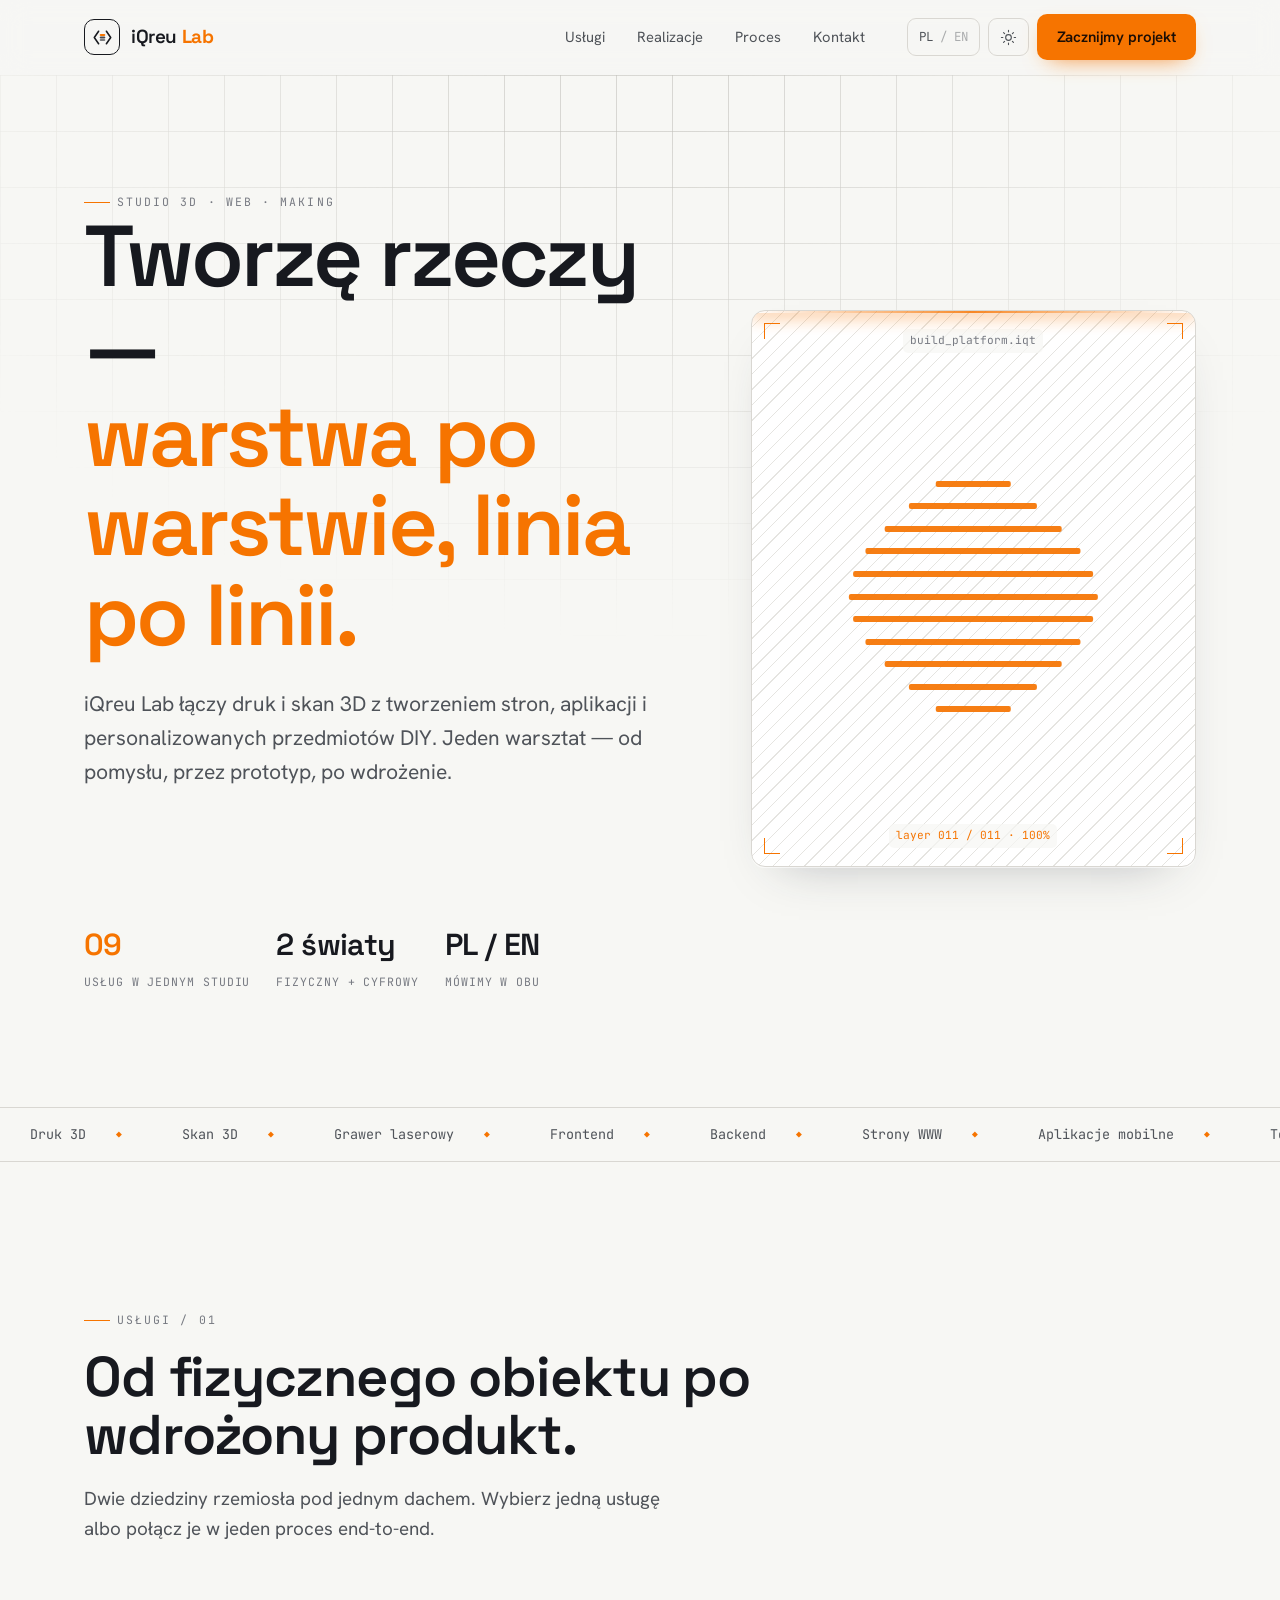
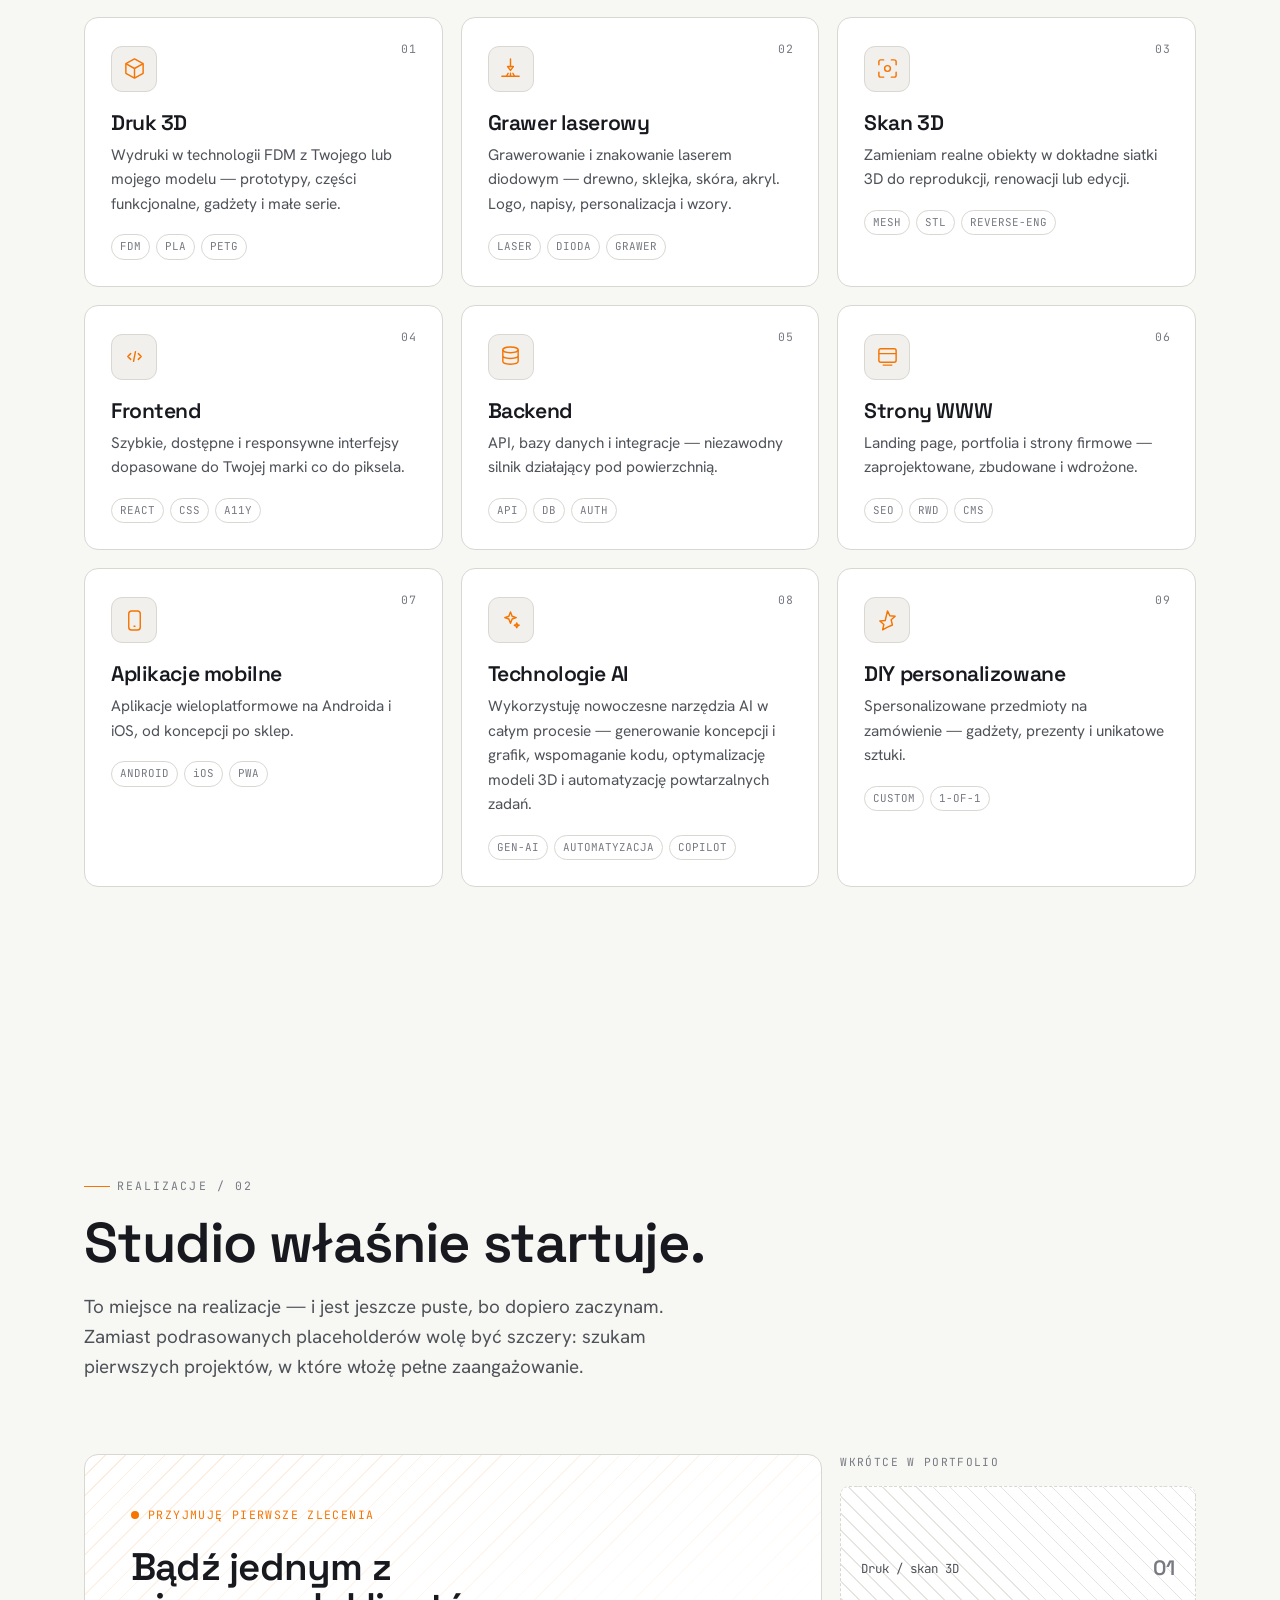
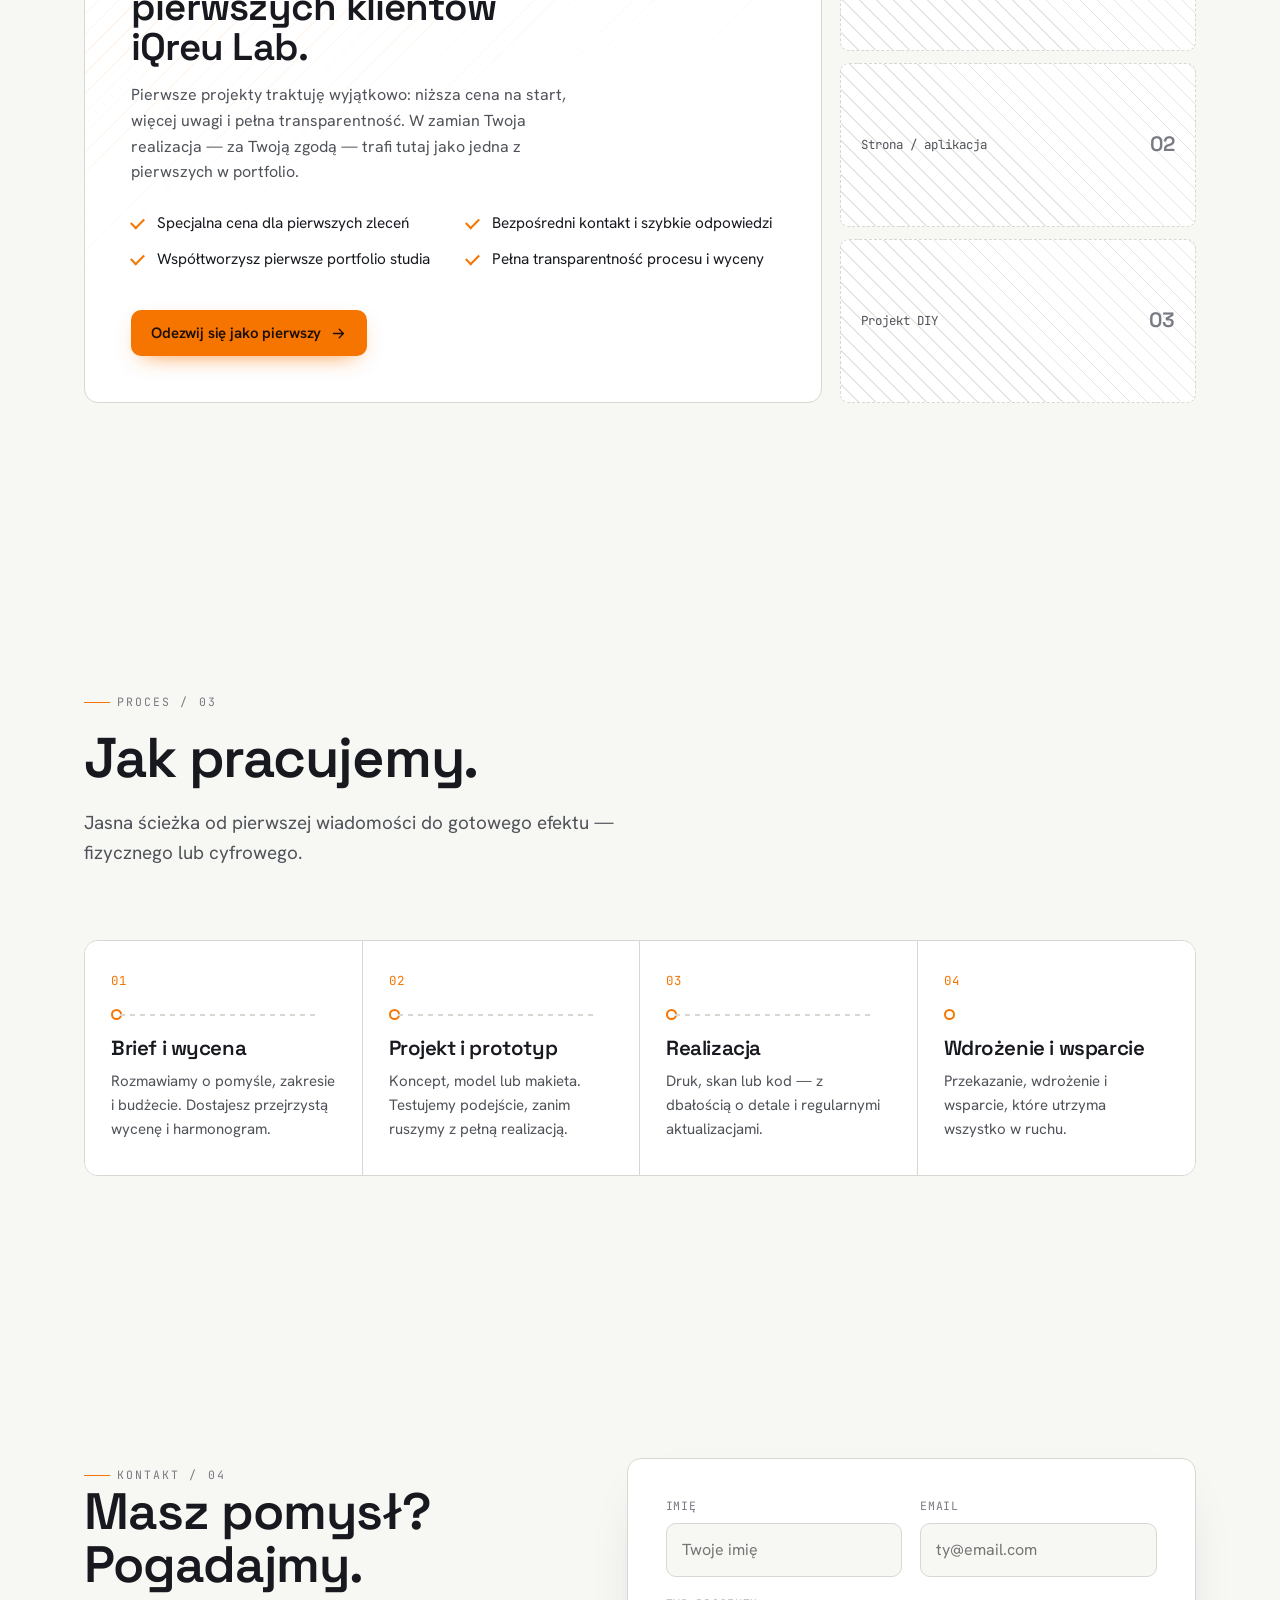
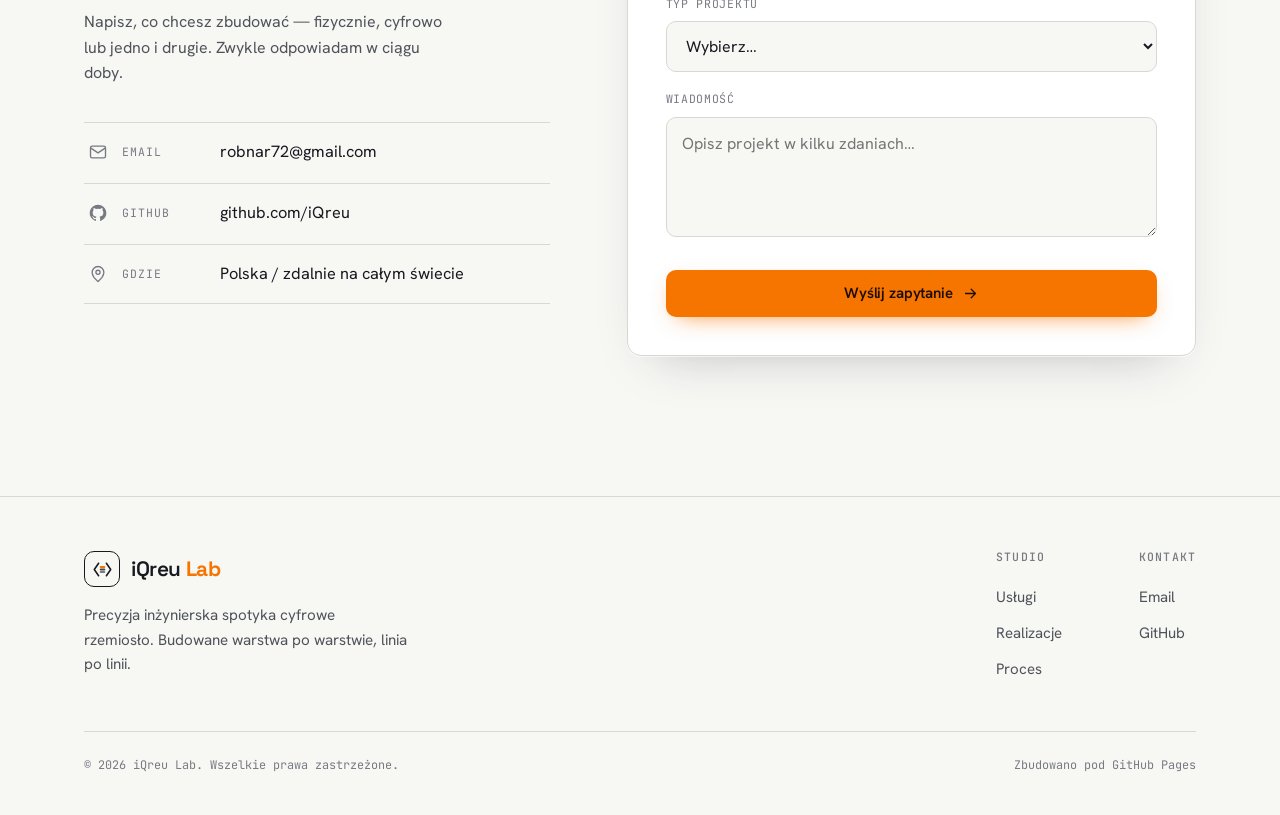
<file: index.html>
<!DOCTYPE html>
<html lang="pl" data-theme="dark" data-font="a" data-cards="outline" data-grid="on" data-motion="on">
<head>
<meta charset="UTF-8" />
<meta name="viewport" content="width=device-width, initial-scale=1.0" />
<title>iQreu Lab — druk 3D · skan 3D · web · aplikacje</title>
<link rel="icon" href="data:image/svg+xml,%3Csvg xmlns='http://www.w3.org/2000/svg' viewBox='0 0 32 32'%3E%3Crect width='32' height='32' rx='7' fill='%2316130f'/%3E%3Cpath d='M11 8 L5.5 16 L11 24M21 8 L26.5 16 L21 24' stroke='%23fff' stroke-width='2' stroke-linecap='round' stroke-linejoin='round' fill='none'/%3E%3Crect x='12.4' y='11.4' width='7.2' height='2.7' rx='1.35' fill='%23F26A2C'/%3E%3Crect x='12.4' y='14.65' width='7.2' height='2.7' rx='1.35' fill='%23fff' opacity='.8'/%3E%3Crect x='12.4' y='17.9' width='7.2' height='2.7' rx='1.35' fill='%23fff' opacity='.55'/%3E%3C/svg%3E" />
<meta name="description" content="iQreu Lab — studio łączące druk i skan 3D z tworzeniem stron, aplikacji i personalizowanych przedmiotów DIY." />
<script>
  (function () {
    try {
      var t = localStorage.getItem("iqt-theme");
      if (!t) t = matchMedia("(prefers-color-scheme: light)").matches ? "light" : "dark";
      document.documentElement.setAttribute("data-theme", t);
    } catch (e) { document.documentElement.setAttribute("data-theme", "dark"); }
  })();
</script>
<link rel="preconnect" href="https://fonts.googleapis.com" />
<link rel="preconnect" href="https://fonts.gstatic.com" crossorigin />
<link href="https://fonts.googleapis.com/css2?family=Space+Grotesk:wght@400;500;600;700&family=Hanken+Grotesk:wght@400;500;600&family=JetBrains+Mono:wght@400;500&family=Sora:wght@400;600;700&family=Space+Mono:wght@400;700&family=Archivo:wght@400;600;700&family=IBM+Plex+Mono:wght@400;500&display=swap" rel="stylesheet" />
<link rel="stylesheet" href="styles.css" />
</head>
<body>

<!-- ============================ NAV ============================ -->
<header class="nav">
  <div class="nav-inner">
    <a class="brand" href="#top" aria-label="iQreu Lab">
      <span class="mark" aria-hidden="true"><svg viewBox="0 0 32 32" fill="none"><path class="brk" d="M11 8 L5.5 16 L11 24" stroke="currentColor" stroke-width="2" stroke-linecap="round" stroke-linejoin="round"/><path class="brk" d="M21 8 L26.5 16 L21 24" stroke="currentColor" stroke-width="2" stroke-linecap="round" stroke-linejoin="round"/><rect class="ly l1" x="12.4" y="11.4" width="7.2" height="2.7" rx="1.35"/><rect class="ly l2" x="12.4" y="14.65" width="7.2" height="2.7" rx="1.35"/><rect class="ly l3" x="12.4" y="17.9" width="7.2" height="2.7" rx="1.35"/></svg></span>
      <span>iQreu <b>Lab</b></span>
    </a>
    <nav class="nav-links">
      <a href="#services" data-i18n="nav.services">Usługi</a>
      <a href="#work" data-i18n="nav.work">Realizacje</a>
      <a href="#process" data-i18n="nav.process">Proces</a>
      <a href="#contact" data-i18n="nav.contact">Kontakt</a>
    </nav>
    <div class="nav-tools">
      <button class="toolbtn lang-toggle" aria-label="Język / Language"><span data-lang-label>PL <span style="opacity:.45">/ EN</span></span></button>
      <button class="toolbtn theme-toggle" aria-label="Motyw jasny / ciemny" aria-pressed="true">
        <svg class="i-sun" viewBox="0 0 24 24" fill="none" stroke="currentColor" stroke-width="1.6" stroke-linecap="round"><circle cx="12" cy="12" r="4"/><path d="M12 2v2M12 20v2M2 12h2M20 12h2M5 5l1.5 1.5M17.5 17.5L19 19M19 5l-1.5 1.5M6.5 17.5L5 19"/></svg>
      </button>
      <a class="btn desktop-cta" href="#contact" data-i18n="nav.cta">Zacznijmy projekt</a>
      <button class="toolbtn menu-btn" aria-label="Menu">
        <svg viewBox="0 0 24 24" fill="none" stroke="currentColor" stroke-width="1.8" stroke-linecap="round"><path d="M3 6h18M3 12h18M3 18h18"/></svg>
      </button>
    </div>
  </div>
</header>

<!-- mobile menu -->
<div class="mobile-menu">
  <button class="close" aria-label="Zamknij"><svg viewBox="0 0 24 24" fill="none" stroke="currentColor" stroke-width="1.8" stroke-linecap="round"><path d="M6 6l12 12M18 6L6 18"/></svg></button>
  <a href="#services" data-i18n="nav.services">Usługi</a>
  <a href="#work" data-i18n="nav.work">Realizacje</a>
  <a href="#process" data-i18n="nav.process">Proces</a>
  <a href="#contact" data-i18n="nav.contact">Kontakt</a>
</div>

<main id="top">

<!-- ============================ HERO ============================ -->
<section class="hero grid-bg">
  <div class="wrap hero-grid">
    <div class="hero-copy">
      <span class="eyebrow reveal" data-i18n="hero.eyebrow">Studio 3D · Web · Making</span>
      <h1 class="reveal" data-d="1">
        <span class="line" data-i18n="hero.t1">Tworzę rzeczy —</span>
        <span class="line"><em data-i18n="hero.t2">warstwa po warstwie, linia po linii.</em></span>
      </h1>
      <p class="hero-lead reveal" data-d="2" data-i18n="hero.lead">iQreu Lab łączy druk i skan 3D z tworzeniem stron, aplikacji i personalizowanych przedmiotów DIY. Jeden warsztat — od pomysłu, przez prototyp, po wdrożenie.</p>
      <div class="hero-cta reveal" data-d="3">
        <a class="btn" href="#contact"><span data-i18n="hero.cta1">Zacznijmy projekt</span>
          <svg viewBox="0 0 24 24" fill="none" stroke="currentColor" stroke-width="1.8" stroke-linecap="round" stroke-linejoin="round"><path d="M5 12h14M13 6l6 6-6 6"/></svg></a>
        <a class="btn ghost" href="#work" data-i18n="hero.cta2">Zobacz realizacje</a>
      </div>
      <div class="hero-meta reveal" data-d="4">
        <div class="stat"><div class="n"><b data-i18n="hero.s1n">09</b></div><div class="l" data-i18n="hero.s1l">usług w jednym studiu</div></div>
        <div class="stat"><div class="n" data-i18n="hero.s2n">2 światy</div><div class="l" data-i18n="hero.s2l">fizyczny + cyfrowy</div></div>
        <div class="stat"><div class="n" data-i18n="hero.s3n">PL / EN</div><div class="l" data-i18n="hero.s3l">mówimy w obu</div></div>
      </div>
    </div>
    <div class="hero-viz reveal" data-d="2" aria-hidden="true">
      <span class="corner tl"></span><span class="corner tr"></span><span class="corner bl"></span><span class="corner br"></span>
      <span class="tag t1 mono">build_platform.iqt</span>
      <div class="layers"><div class="obj"></div></div>
      <span class="scan"></span>
      <span class="tag t2 mono">layer 011 / 011 · 100%</span>
    </div>
  </div>
</section>

<!-- capabilities strip -->
<div class="strip" aria-hidden="true">
  <div class="strip-track">
    <span class="item" data-i18n="strip.print">Druk 3D</span><span class="item" data-i18n="strip.scan">Skan 3D</span><span class="item" data-i18n="strip.laser">Grawer laserowy</span><span class="item">Frontend</span><span class="item">Backend</span><span class="item" data-i18n="strip.web">Strony WWW</span><span class="item" data-i18n="strip.app">Aplikacje mobilne</span><span class="item" data-i18n="strip.ai">Technologie AI</span><span class="item" data-i18n="strip.diy">DIY personalizowane</span><span class="item" data-i18n="strip.proto">Prototypowanie</span>
    <span class="item" data-i18n="strip.print">Druk 3D</span><span class="item" data-i18n="strip.scan">Skan 3D</span><span class="item" data-i18n="strip.laser">Grawer laserowy</span><span class="item">Frontend</span><span class="item">Backend</span><span class="item" data-i18n="strip.web">Strony WWW</span><span class="item" data-i18n="strip.app">Aplikacje mobilne</span><span class="item" data-i18n="strip.ai">Technologie AI</span><span class="item" data-i18n="strip.diy">DIY personalizowane</span><span class="item" data-i18n="strip.proto">Prototypowanie</span>
  </div>
</div>

<!-- ============================ SERVICES ============================ -->
<section class="section-pad" id="services">
  <div class="wrap">
    <div class="section-head reveal">
      <span class="eyebrow" data-i18n="svc.eyebrow">Usługi / 01</span>
      <h2 data-i18n="svc.title">Od fizycznego obiektu po wdrożony produkt.</h2>
      <p data-i18n="svc.desc">Dwie dziedziny rzemiosła pod jednym dachem. Wybierz jedną usługę albo połącz je w jeden proces end-to-end.</p>
    </div>
    <div class="svc-grid">
      <article class="svc-card reveal" data-d="1">
        <span class="num idx">01</span>
        <div class="ico"><svg viewBox="0 0 24 24" fill="none" stroke="currentColor" stroke-width="1.5" stroke-linejoin="round"><path d="M12 2l9 5v10l-9 5-9-5V7z"/><path d="M12 12l9-5M12 12v10M12 12L3 7"/></svg></div>
        <h3 data-i18n="svc.1t">Druk 3D</h3>
        <p data-i18n="svc.1d">Wydruki w technologii FDM z Twojego lub mojego modelu — prototypy, części funkcjonalne, gadżety i małe serie.</p>
        <div class="tags"><span>FDM</span><span>PLA</span><span>PETG</span></div>
      </article>
      <article class="svc-card reveal" data-d="2">
        <span class="num idx">02</span>
        <div class="ico"><svg viewBox="0 0 24 24" fill="none" stroke="currentColor" stroke-width="1.5" stroke-linecap="round" stroke-linejoin="round"><path d="M12 2v8"/><path d="M9 10h6l-3 4z"/><path d="M3 20h18"/><path d="M8 20l1.5-3M16 20l-1.5-3M12 17v3"/></svg></div>
        <h3 data-i18n="svc.laserT">Grawer laserowy</h3>
        <p data-i18n="svc.laserD">Grawerowanie i znakowanie laserem diodowym — drewno, sklejka, skóra, akryl. Logo, napisy, personalizacja i wzory.</p>
        <div class="tags"><span>LASER</span><span>DIODA</span><span>GRAWER</span></div>
      </article>
      <article class="svc-card reveal" data-d="3">
        <span class="num idx">03</span>
        <div class="ico"><svg viewBox="0 0 24 24" fill="none" stroke="currentColor" stroke-width="1.5" stroke-linecap="round" stroke-linejoin="round"><path d="M3 8V5a2 2 0 0 1 2-2h3M16 3h3a2 2 0 0 1 2 2v3M21 16v3a2 2 0 0 1-2 2h-3M8 21H5a2 2 0 0 1-2-2v-3"/><circle cx="12" cy="12" r="3"/></svg></div>
        <h3 data-i18n="svc.2t">Skan 3D</h3>
        <p data-i18n="svc.2d">Zamieniam realne obiekty w dokładne siatki 3D do reprodukcji, renowacji lub edycji.</p>
        <div class="tags"><span>MESH</span><span>STL</span><span>REVERSE-ENG</span></div>
      </article>
      <article class="svc-card reveal" data-d="1">
        <span class="num idx">04</span>
        <div class="ico"><svg viewBox="0 0 24 24" fill="none" stroke="currentColor" stroke-width="1.5" stroke-linecap="round" stroke-linejoin="round"><path d="M8 9l-3 3 3 3M16 9l3 3-3 3M13 7l-2 10"/></svg></div>
        <h3 data-i18n="svc.3t">Frontend</h3>
        <p data-i18n="svc.3d">Szybkie, dostępne i responsywne interfejsy dopasowane do Twojej marki co do piksela.</p>
        <div class="tags"><span>REACT</span><span>CSS</span><span>A11Y</span></div>
      </article>
      <article class="svc-card reveal" data-d="2">
        <span class="num idx">05</span>
        <div class="ico"><svg viewBox="0 0 24 24" fill="none" stroke="currentColor" stroke-width="1.5" stroke-linejoin="round"><ellipse cx="12" cy="5" rx="8" ry="3"/><path d="M4 5v6c0 1.7 3.6 3 8 3s8-1.3 8-3V5M4 11v6c0 1.7 3.6 3 8 3s8-1.3 8-3v-6"/></svg></div>
        <h3 data-i18n="svc.4t">Backend</h3>
        <p data-i18n="svc.4d">API, bazy danych i integracje — niezawodny silnik działający pod powierzchnią.</p>
        <div class="tags"><span>API</span><span>DB</span><span>AUTH</span></div>
      </article>
      <article class="svc-card reveal" data-d="3">
        <span class="num idx">06</span>
        <div class="ico"><svg viewBox="0 0 24 24" fill="none" stroke="currentColor" stroke-width="1.5" stroke-linejoin="round"><rect x="3" y="4" width="18" height="14" rx="2"/><path d="M3 9h18M7 21h10"/></svg></div>
        <h3 data-i18n="svc.5t">Strony WWW</h3>
        <p data-i18n="svc.5d">Landing page, portfolia i strony firmowe — zaprojektowane, zbudowane i wdrożone.</p>
        <div class="tags"><span>SEO</span><span>RWD</span><span>CMS</span></div>
      </article>
      <article class="svc-card reveal" data-d="1">
        <span class="num idx">07</span>
        <div class="ico"><svg viewBox="0 0 24 24" fill="none" stroke="currentColor" stroke-width="1.5" stroke-linejoin="round"><rect x="6" y="2" width="12" height="20" rx="3"/><path d="M11 18h2"/></svg></div>
        <h3 data-i18n="svc.6t">Aplikacje mobilne</h3>
        <p data-i18n="svc.6d">Aplikacje wieloplatformowe na Androida i iOS, od koncepcji po sklep.</p>
        <div class="tags"><span>ANDROID</span><span>iOS</span><span>PWA</span></div>
      </article>
      <article class="svc-card reveal" data-d="2">
        <span class="num idx">08</span>
        <div class="ico"><svg viewBox="0 0 24 24" fill="none" stroke="currentColor" stroke-width="1.5" stroke-linecap="round" stroke-linejoin="round"><path d="M12 3l1.7 4.6L18 9l-4.3 1.4L12 15l-1.7-4.6L6 9l4.3-1.4z"/><path d="M18.5 14.5l.7 1.8 1.8.7-1.8.7-.7 1.8-.7-1.8-1.8-.7 1.8-.7z"/></svg></div>
        <h3 data-i18n="svc.aiT">Technologie AI</h3>
        <p data-i18n="svc.aiD">Wykorzystuję nowoczesne narzędzia AI w całym procesie — generowanie koncepcji i grafik, wspomaganie kodu, optymalizację modeli 3D i automatyzację powtarzalnych zadań.</p>
        <div class="tags"><span>GEN-AI</span><span>AUTOMATYZACJA</span><span>COPILOT</span></div>
      </article>
      <article class="svc-card reveal" data-d="3">
        <span class="num idx">09</span>
        <div class="ico"><svg viewBox="0 0 24 24" fill="none" stroke="currentColor" stroke-width="1.5" stroke-linecap="round" stroke-linejoin="round"><path d="M12 2l2.4 5 5.6.5-4.2 3.7 1.3 5.5L12 19l-5.1 2.7 1.3-5.5L4 12.5l5.6-.5z"/></svg></div>
        <h3 data-i18n="svc.7t">DIY personalizowane</h3>
        <p data-i18n="svc.7d">Spersonalizowane przedmioty na zamówienie — gadżety, prezenty i unikatowe sztuki.</p>
        <div class="tags"><span>CUSTOM</span><span>1-OF-1</span></div>
      </article>
    </div>
  </div>
</section>

<!-- ============================ WORK / LAUNCH ============================ -->
<section class="section-pad" id="work">
  <div class="wrap">
    <div class="section-head reveal">
      <span class="eyebrow" data-i18n="work.eyebrow">Realizacje / 02</span>
      <h2 data-i18n="work.title">Studio właśnie startuje.</h2>
      <p data-i18n="work.desc">To miejsce na realizacje — i jest jeszcze puste, bo dopiero zaczynam. Zamiast podrasowanych placeholderów wolę być szczery: szukam pierwszych projektów, w które włożę pełne zaangażowanie.</p>
    </div>

    <div class="launch reveal">
      <div class="launch-main">
        <span class="launch-status mono"><i></i><span data-i18n="launch.badge">PRZYJMUJĘ PIERWSZE ZLECENIA</span></span>
        <h3 data-i18n="launch.h">Bądź jednym z pierwszych klientów iQreu Lab.</h3>
        <p data-i18n="launch.p">Pierwsze projekty traktuję wyjątkowo: niższa cena na start, więcej uwagi i pełna transparentność. W zamian Twoja realizacja — za Twoją zgodą — trafi tutaj jako jedna z pierwszych w portfolio.</p>
        <ul class="launch-perks">
          <li data-i18n="launch.b1">Specjalna cena dla pierwszych zleceń</li>
          <li data-i18n="launch.b2">Bezpośredni kontakt i szybkie odpowiedzi</li>
          <li data-i18n="launch.b3">Współtworzysz pierwsze portfolio studia</li>
          <li data-i18n="launch.b4">Pełna transparentność procesu i wyceny</li>
        </ul>
        <div class="hero-cta">
          <a class="btn" href="#contact"><span data-i18n="launch.cta">Odezwij się jako pierwszy</span>
            <svg viewBox="0 0 24 24" fill="none" stroke="currentColor" stroke-width="1.8" stroke-linecap="round" stroke-linejoin="round"><path d="M5 12h14M13 6l6 6-6 6"/></svg></a>
        </div>
      </div>
      <aside class="launch-slots" aria-hidden="true">
        <span class="launch-slots-label mono" data-i18n="launch.soon">Wkrótce w portfolio</span>
        <div class="slot"><span class="slot-tag mono" data-i18n="launch.s1">Druk / skan 3D</span><span class="slot-q">01</span></div>
        <div class="slot"><span class="slot-tag mono" data-i18n="launch.s2">Strona / aplikacja</span><span class="slot-q">02</span></div>
        <div class="slot"><span class="slot-tag mono" data-i18n="launch.s3">Projekt DIY</span><span class="slot-q">03</span></div>
      </aside>
    </div>
  </div>
</section>

<!-- ============================ PROCESS ============================ -->
<section class="section-pad" id="process">
  <div class="wrap">
    <div class="section-head reveal">
      <span class="eyebrow" data-i18n="proc.eyebrow">Proces / 03</span>
      <h2 data-i18n="proc.title">Jak pracujemy.</h2>
      <p data-i18n="proc.desc">Jasna ścieżka od pierwszej wiadomości do gotowego efektu — fizycznego lub cyfrowego.</p>
    </div>
    <div class="proc reveal">
      <div class="step"><div class="n">01</div><div class="dot"></div><h3 data-i18n="p1.t">Brief i wycena</h3><p data-i18n="p1.d">Rozmawiamy o pomyśle, zakresie i budżecie. Dostajesz przejrzystą wycenę i harmonogram.</p></div>
      <div class="step"><div class="n">02</div><div class="dot"></div><h3 data-i18n="p2.t">Projekt i prototyp</h3><p data-i18n="p2.d">Koncept, model lub makieta. Testujemy podejście, zanim ruszymy z pełną realizacją.</p></div>
      <div class="step"><div class="n">03</div><div class="dot"></div><h3 data-i18n="p3.t">Realizacja</h3><p data-i18n="p3.d">Druk, skan lub kod — z dbałością o detale i regularnymi aktualizacjami.</p></div>
      <div class="step"><div class="n">04</div><div class="dot"></div><h3 data-i18n="p4.t">Wdrożenie i wsparcie</h3><p data-i18n="p4.d">Przekazanie, wdrożenie i wsparcie, które utrzyma wszystko w ruchu.</p></div>
    </div>
  </div>
</section>

<!-- ============================ CONTACT ============================ -->
<section class="section-pad" id="contact">
  <div class="wrap contact-grid">
    <div class="contact-aside reveal">
      <span class="eyebrow" data-i18n="contact.eyebrow">Kontakt / 04</span>
      <h2 data-i18n="contact.title">Masz pomysł? Pogadajmy.</h2>
      <p data-i18n="contact.desc">Napisz, co chcesz zbudować — fizycznie, cyfrowo lub jedno i drugie. Zwykle odpowiadam w ciągu doby.</p>
      <div class="contact-links">
        <a href="mailto:robnar72@gmail.com"><span class="ic"><svg viewBox="0 0 24 24" fill="none" stroke="currentColor" stroke-width="1.6"><rect x="3" y="5" width="18" height="14" rx="2"/><path d="M3 7l9 6 9-6"/></svg></span><span class="lbl" data-i18n="c.l1lbl">Email</span><span class="val" data-i18n="c.l1val">robnar72@gmail.com</span></a>
        <a href="https://github.com/iQreu" target="_blank" rel="noopener"><span class="ic"><svg viewBox="0 0 24 24" fill="currentColor"><path d="M12 2a10 10 0 0 0-3.16 19.49c.5.09.68-.22.68-.48v-1.7c-2.78.6-3.37-1.34-3.37-1.34-.45-1.16-1.11-1.47-1.11-1.47-.91-.62.07-.6.07-.6 1 .07 1.53 1.03 1.53 1.03.89 1.53 2.34 1.09 2.91.83.09-.65.35-1.09.63-1.34-2.22-.25-4.55-1.11-4.55-4.94 0-1.09.39-1.98 1.03-2.68-.1-.25-.45-1.27.1-2.65 0 0 .84-.27 2.75 1.02a9.6 9.6 0 0 1 5 0c1.91-1.29 2.75-1.02 2.75-1.02.55 1.38.2 2.4.1 2.65.64.7 1.03 1.59 1.03 2.68 0 3.84-2.34 4.69-4.57 4.94.36.31.68.92.68 1.85v2.74c0 .27.18.58.69.48A10 10 0 0 0 12 2z"/></svg></span><span class="lbl" data-i18n="c.l2lbl">GitHub</span><span class="val" data-i18n="c.l2val">github.com/iQreu</span></a>
        <a href="#"><span class="ic"><svg viewBox="0 0 24 24" fill="none" stroke="currentColor" stroke-width="1.6"><path d="M12 21s7-5.6 7-11a7 7 0 1 0-14 0c0 5.4 7 11 7 11z"/><circle cx="12" cy="10" r="2.5"/></svg></span><span class="lbl" data-i18n="c.l3lbl">Gdzie</span><span class="val" data-i18n="c.l3val">Polska / zdalnie na całym świecie</span></a>
      </div>
    </div>
    <div class="form reveal" data-d="1">
      <form novalidate>
        <div class="two">
          <div class="field" data-field="name">
            <label data-i18n="form.name">Imię</label>
            <input type="text" name="name" data-i18n-ph="form.namePh" placeholder="Twoje imię" />
            <div class="msg" data-i18n="form.errName">Podaj imię</div>
          </div>
          <div class="field" data-field="email">
            <label data-i18n="form.email">Email</label>
            <input type="email" name="email" data-i18n-ph="form.emailPh" placeholder="ty@email.com" />
            <div class="msg" data-i18n="form.errEmail">Podaj poprawny adres e-mail</div>
          </div>
        </div>
        <div class="field">
          <label data-i18n="form.type">Typ projektu</label>
          <select name="type">
            <option value="" data-i18n="form.optChoose">Wybierz…</option>
            <option data-i18n="form.opt1">Druk / skan 3D</option>
            <option data-i18n="form.optLaser">Grawer laserowy</option>
            <option data-i18n="form.opt2">Strona WWW</option>
            <option data-i18n="form.opt3">Aplikacja mobilna / web</option>
            <option data-i18n="form.opt4">Personalizowany przedmiot DIY</option>
            <option data-i18n="form.opt5">Coś innego</option>
          </select>
        </div>
        <div class="field" data-field="message">
          <label data-i18n="form.msg">Wiadomość</label>
          <textarea name="message" data-i18n-ph="form.msgPh" placeholder="Opisz projekt w kilku zdaniach…"></textarea>
          <div class="msg" data-i18n="form.errMsg">Napisz coś o projekcie</div>
        </div>
        <button class="btn" type="submit"><span data-i18n="form.submit">Wyślij zapytanie</span>
          <svg viewBox="0 0 24 24" fill="none" stroke="currentColor" stroke-width="1.8" stroke-linecap="round" stroke-linejoin="round"><path d="M5 12h14M13 6l6 6-6 6"/></svg></button>
      </form>
      <div class="form-ok">
        <div class="ck"><svg viewBox="0 0 24 24" fill="none" stroke="currentColor" stroke-width="2" stroke-linecap="round" stroke-linejoin="round"><path d="M5 13l4 4L19 7"/></svg></div>
        <h3 data-i18n="form.okTitle">Dzięki — wiadomość gotowa!</h3>
        <p data-i18n="form.okDesc">Jeśli otworzył się Twój program pocztowy, kliknij „wyślij", aby dokończyć. Odezwę się najszybciej, jak to możliwe.</p>
      </div>
    </div>
  </div>
</section>

</main>

<!-- ============================ FOOTER ============================ -->
<footer class="footer">
  <div class="wrap">
    <div class="footer-top">
      <div>
        <a class="brand" href="#top"><span class="mark" aria-hidden="true"><svg viewBox="0 0 32 32" fill="none"><path class="brk" d="M11 8 L5.5 16 L11 24" stroke="currentColor" stroke-width="2" stroke-linecap="round" stroke-linejoin="round"/><path class="brk" d="M21 8 L26.5 16 L21 24" stroke="currentColor" stroke-width="2" stroke-linecap="round" stroke-linejoin="round"/><rect class="ly l1" x="12.4" y="11.4" width="7.2" height="2.7" rx="1.35"/><rect class="ly l2" x="12.4" y="14.65" width="7.2" height="2.7" rx="1.35"/><rect class="ly l3" x="12.4" y="17.9" width="7.2" height="2.7" rx="1.35"/></svg></span><span>iQreu <b>Lab</b></span></a>
        <p class="footer-tag" data-i18n="footer.tag">Precyzja inżynierska spotyka cyfrowe rzemiosło. Budowane warstwa po warstwie, linia po linii.</p>
      </div>
      <div class="footer-cols">
        <div class="footer-col">
          <h4 data-i18n="footer.c1">Studio</h4>
          <a href="#services" data-i18n="nav.services">Usługi</a>
          <a href="#work" data-i18n="nav.work">Realizacje</a>
          <a href="#process" data-i18n="nav.process">Proces</a>
        </div>
        <div class="footer-col">
          <h4 data-i18n="footer.c2">Kontakt</h4>
          <a href="mailto:robnar72@gmail.com">Email</a>
          <a href="https://github.com/iQreu" target="_blank" rel="noopener">GitHub</a>
            </div>
      </div>
    </div>
    <div class="footer-bottom">
      <span>© 2026 iQreu Lab. <span data-i18n="footer.rights">Wszelkie prawa zastrzeżone.</span></span>
      <span data-i18n="footer.built">Zbudowano pod GitHub Pages</span>
    </div>
  </div>
</footer>

<!-- scripts -->
<script src="i18n.js"></script>
<script src="app.js"></script>
</body>
</html>
</file>
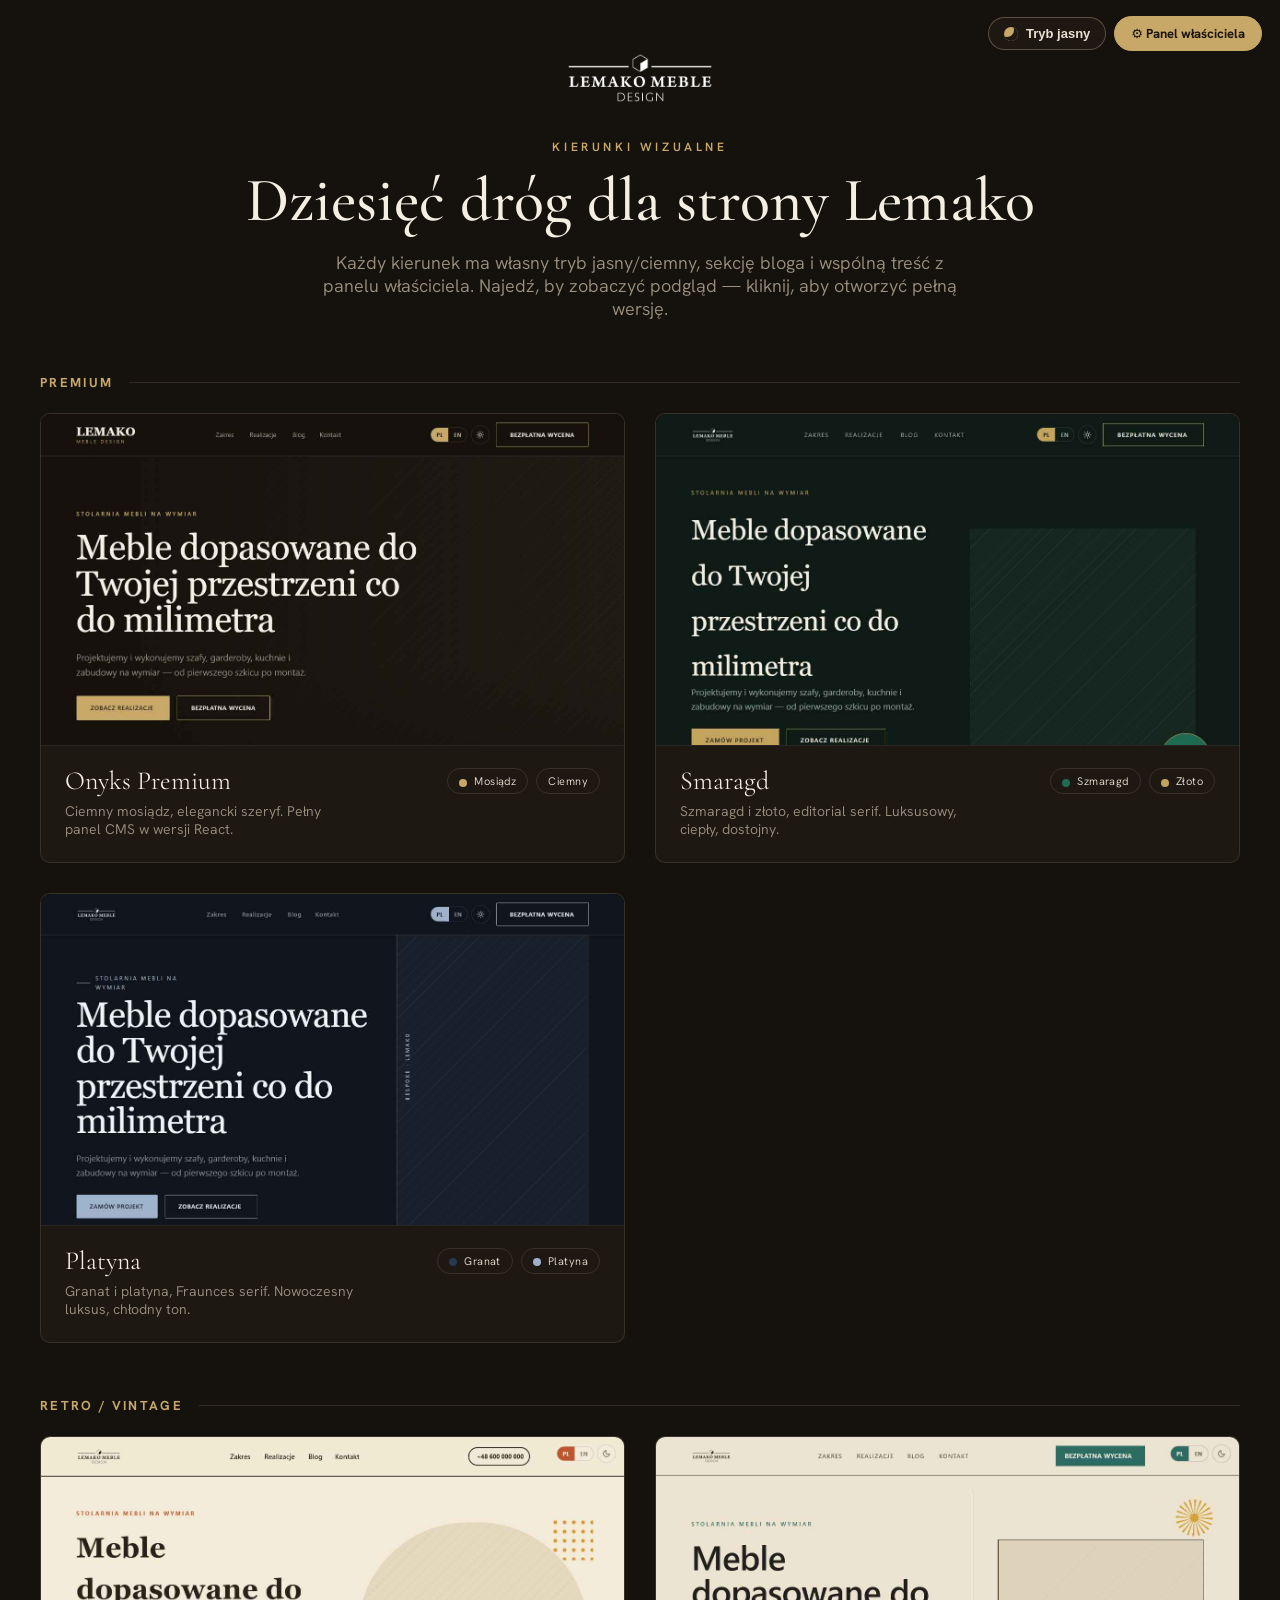
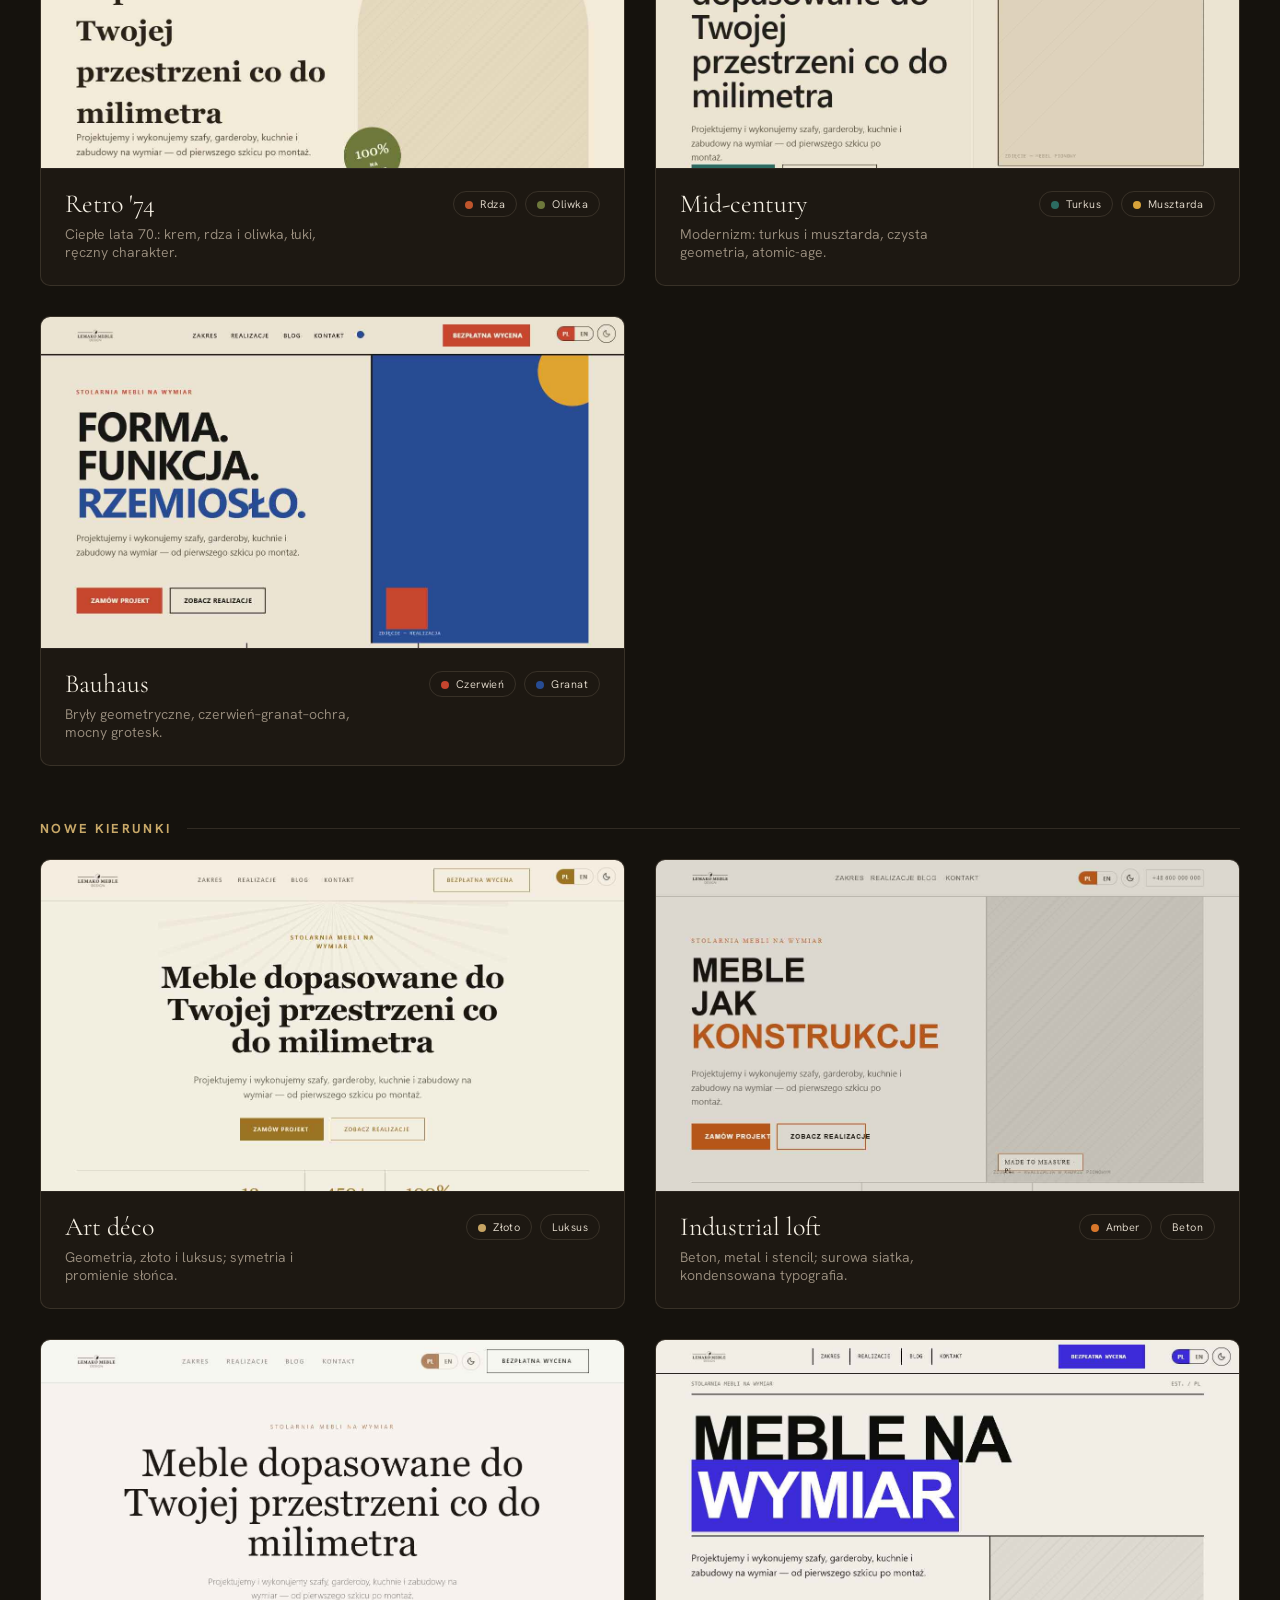
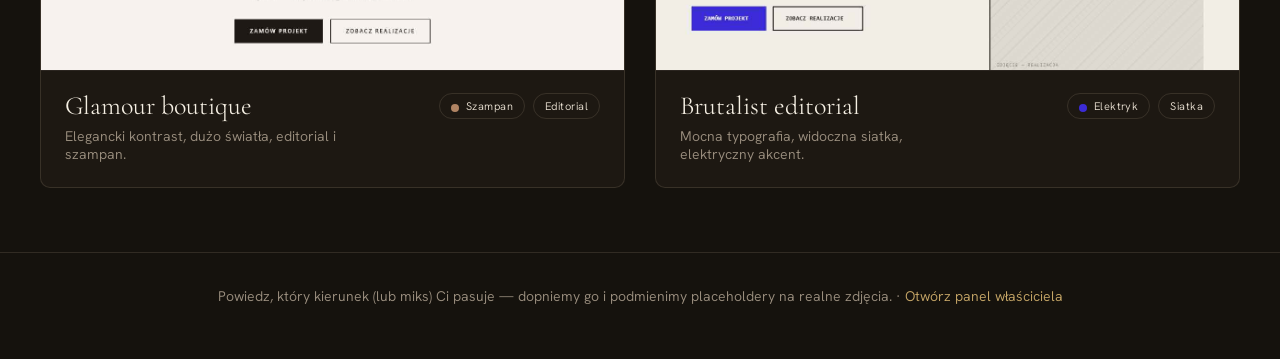
<file: design/index.html>
<!DOCTYPE html>
<html lang="pl">
<head>
<meta charset="UTF-8" />
<meta name="viewport" content="width=device-width, initial-scale=1.0" />
<title>Lemako — kierunki wizualne</title>
<link rel="preconnect" href="https://fonts.googleapis.com" />
<link rel="preconnect" href="https://fonts.gstatic.com" crossorigin />
<link href="https://fonts.googleapis.com/css2?family=Cormorant+Garamond:wght@500;600&family=Hanken+Grotesk:wght@400;500;600;700&display=swap" rel="stylesheet" />
<style>
:root{ --bg:#15120d; --bg2:#1d1812; --line:rgba(220,200,170,.14); --line2:rgba(220,200,170,.32); --text:#e9e0d2; --head:#f5efe3; --muted:#9c9080; --gold:#c8a868; --shade:#0e0b09;
  --serif:"Cormorant Garamond",Georgia,serif; --sans:"Hanken Grotesk",system-ui,sans-serif; }
html[data-theme="light"]{ --bg:#efe7d8; --bg2:#f7f1e6; --line:rgba(40,30,16,.14); --line2:rgba(40,30,16,.3); --text:#352f24; --head:#1f1810; --muted:#6e6353; --gold:#9a7430; --shade:#e3d8c2; }
*{box-sizing:border-box;margin:0;padding:0;}
body{background:var(--bg);color:var(--text);font-family:var(--sans);-webkit-font-smoothing:antialiased;font-weight:350;}
a{color:inherit;text-decoration:none;}
.wrap{max-width:1320px;margin:0 auto;padding:0 40px;}
.chrome{position:fixed;top:16px;right:18px;z-index:50;display:flex;gap:8px;align-items:center;}
.chrome .l0{display:flex;border:1px solid var(--line2);border-radius:30px;overflow:hidden;background:var(--bg2);}
.chrome .mode{display:inline-flex;align-items:center;gap:8px;border:1px solid var(--line2);border-radius:30px;background:var(--bg2);color:var(--text);padding:8px 15px;font-size:13px;font-weight:600;}
.chrome .mode:hover{border-color:var(--gold);color:var(--gold);}
.chrome .mode .ic{width:14px;height:14px;border-radius:50%;background:var(--gold);box-shadow:inset -4px -4px 0 0 var(--bg2);}
html[data-theme="light"] .chrome .mode .ic{box-shadow:none;}
.panel-link{display:inline-flex;align-items:center;gap:8px;border:1px solid var(--gold);background:var(--gold);color:#1a140a;border-radius:30px;padding:8px 16px;font-size:13px;font-weight:700;}
.panel-link:hover{background:transparent;color:var(--gold);}

header.top{padding:50px 0 0;text-align:center;}
header.top img{height:56px;width:auto;margin:0 auto 28px;}
.eyebrow{font-size:12px;letter-spacing:.3em;text-transform:uppercase;color:var(--gold);font-weight:600;}
header.top h1{font-family:var(--serif);font-weight:500;font-size:clamp(36px,5vw,62px);line-height:1.04;margin-top:14px;color:var(--head);}
header.top p{color:var(--muted);max-width:64ch;margin:18px auto 0;font-size:18px;}

.group{margin-top:54px;}
.group > .lbl{display:flex;align-items:center;gap:16px;margin-bottom:22px;}
.group > .lbl span{font-size:13px;letter-spacing:.18em;text-transform:uppercase;color:var(--gold);font-weight:700;white-space:nowrap;}
.group > .lbl::after{content:"";flex:1;height:1px;background:var(--line);}
.grid{display:grid;grid-template-columns:repeat(2,1fr);gap:30px;}
.card{display:block;background:var(--bg2);border:1px solid var(--line);border-radius:10px;overflow:hidden;transition:transform .4s cubic-bezier(.22,1,.36,1),border-color .3s;position:relative;}
.card:hover{transform:translateY(-6px);border-color:var(--line2);}
.preview{position:relative;width:100%;aspect-ratio:1265/720;overflow:hidden;background:var(--shade);border-bottom:1px solid var(--line);}
.preview img{width:100%;height:100%;object-fit:cover;object-position:top center;display:block;}
.card .open{position:absolute;top:16px;right:16px;z-index:3;background:rgba(20,16,12,.72);backdrop-filter:blur(6px);color:#fff;font-size:12px;font-weight:600;letter-spacing:.04em;padding:9px 15px;border-radius:30px;border:1px solid rgba(255,255,255,.25);opacity:0;transform:translateY(-6px);transition:.35s;}
.card:hover .open{opacity:1;transform:none;}
.meta{padding:22px 24px 24px;display:flex;justify-content:space-between;align-items:flex-start;gap:18px;}
.meta .nm{font-family:var(--serif);font-size:26px;color:var(--head);line-height:1;}
.meta .ds{color:var(--muted);font-size:14px;margin-top:8px;max-width:36ch;}
.tags{display:flex;gap:8px;flex-wrap:wrap;justify-content:flex-end;flex-shrink:0;max-width:44%;}
.tag{font-size:11px;letter-spacing:.04em;color:var(--text);border:1px solid var(--line);border-radius:30px;padding:5px 11px;white-space:nowrap;}
.tag.dot::before{content:"";display:inline-block;width:8px;height:8px;border-radius:50%;margin-right:7px;vertical-align:middle;background:var(--c,#c8a868);}
footer{border-top:1px solid var(--line);padding:34px 0 54px;text-align:center;color:var(--muted);font-size:14px;margin-top:64px;}
footer a{color:var(--gold);}
@media(max-width:860px){ .grid{grid-template-columns:1fr;} .meta{flex-direction:column;} .tags{justify-content:flex-start;max-width:100%;} .chrome{position:static;justify-content:center;padding:16px;flex-wrap:wrap;} }
</style>
</head>
<body>
<div class="chrome">
  <button class="mode" id="modeBtn"><span class="ic"></span><span id="modeLbl">Tryb jasny</span></button>
  <a class="panel-link" href="panel.html" target="_blank">⚙ Panel właściciela</a>
</div>

<header class="top"><div class="wrap">
  <img id="brandLogo" src="assets/logo-white.png" alt="Lemako Meble Design" />
  <div class="eyebrow">Kierunki wizualne</div>
  <h1>Dziesięć dróg dla strony Lemako</h1>
  <p>Każdy kierunek ma własny tryb jasny/ciemny, sekcję bloga i wspólną treść z panelu właściciela. Najedź, by zobaczyć podgląd — kliknij, aby otworzyć pełną wersję.</p>
</div></header>

<div class="wrap">
  <div class="group">
    <div class="lbl"><span>Premium</span></div>
    <div class="grid" id="g-premium"></div>
  </div>
  <div class="group">
    <div class="lbl"><span>Retro / vintage</span></div>
    <div class="grid" id="g-retro"></div>
  </div>
  <div class="group">
    <div class="lbl"><span>Nowe kierunki</span></div>
    <div class="grid" id="g-new"></div>
  </div>
</div>

<footer><div class="wrap">Powiedz, który kierunek (lub miks) Ci pasuje — dopniemy go i podmienimy placeholdery na realne zdjęcia. · <a href="panel.html" target="_blank">Otwórz panel właściciela</a></div></footer>

<script>
  var STYLES = {
    premium: [
      { f:"Styl-Onyks.html", thumb:"assets/thumb-onyks.jpg", nm:"Onyks Premium", ds:"Ciemny mosiądz, elegancki szeryf. Pełny panel CMS w wersji React.", tags:[["Mosiądz","#c8a868"],["Ciemny",null]] },
      { f:"Styl-Smaragd.html", thumb:"assets/thumb-smaragd.jpg", nm:"Smaragd", ds:"Szmaragd i złoto, editorial serif. Luksusowy, ciepły, dostojny.", tags:[["Szmaragd","#1f6b52"],["Złoto","#c4a45c"]] },
      { f:"Styl-Platyna.html", thumb:"assets/thumb-platyna.jpg", nm:"Platyna", ds:"Granat i platyna, Fraunces serif. Nowoczesny luksus, chłodny ton.", tags:[["Granat","#28384f"],["Platyna","#9fb2cb"]] }
    ],
    retro: [
      { f:"Styl-Retro74.html", thumb:"assets/thumb-retro.jpg", nm:"Retro '74", ds:"Ciepłe lata 70.: krem, rdza i oliwka, łuki, ręczny charakter.", tags:[["Rdza","#bf552c"],["Oliwka","#6d783b"]] },
      { f:"Styl-MidCentury.html", thumb:"assets/thumb-midcentury.jpg", nm:"Mid-century", ds:"Modernizm: turkus i musztarda, czysta geometria, atomic-age.", tags:[["Turkus","#2c6b61"],["Musztarda","#d6a23a"]] },
      { f:"Styl-Bauhaus.html", thumb:"assets/thumb-bauhaus.jpg", nm:"Bauhaus", ds:"Bryły geometryczne, czerwień–granat–ochra, mocny grotesk.", tags:[["Czerwień","#c5452e"],["Granat","#274c93"]] }
    ],
    new: [
      { f:"Styl-ArtDeco.html", thumb:"assets/thumb-artdeco.jpg", nm:"Art déco", ds:"Geometria, złoto i luksus; symetria i promienie słońca.", tags:[["Złoto","#c7a463"],["Luksus",null]] },
      { f:"Styl-Industrial.html", thumb:"assets/thumb-industrial.jpg", nm:"Industrial loft", ds:"Beton, metal i stencil; surowa siatka, kondensowana typografia.", tags:[["Amber","#d8772b"],["Beton",null]] },
      { f:"Styl-Glamour.html", thumb:"assets/thumb-glamour.jpg", nm:"Glamour boutique", ds:"Elegancki kontrast, dużo światła, editorial i szampan.", tags:[["Szampan","#b08463"],["Editorial",null]] },
      { f:"Styl-Brutalist.html", thumb:"assets/thumb-brutalist.jpg", nm:"Brutalist editorial", ds:"Mocna typografia, widoczna siatka, elektryczny akcent.", tags:[["Elektryk","#3b2bd6"],["Siatka",null]] }
    ]
  };

  function card(s){
    var tags = s.tags.map(function(t){ return '<span class="tag'+(t[1]?' dot':'')+'"'+(t[1]?' style="--c:'+t[1]+'"':'')+'>'+t[0]+'</span>'; }).join("");
    return '<a class="card" href="'+s.f+'" target="_blank">'
      + '<span class="open">Otwórz pełną wersję ↗</span>'
      + '<div class="preview"><img src="'+s.thumb+'" alt="Podgląd — '+s.nm+'" /></div>'
      + '<div class="meta"><div><div class="nm">'+s.nm+'</div><div class="ds">'+s.ds+'</div></div><div class="tags">'+tags+'</div></div></a>';
  }
  document.getElementById("g-premium").innerHTML = STYLES.premium.map(card).join("");
  document.getElementById("g-retro").innerHTML = STYLES.retro.map(card).join("");
  document.getElementById("g-new").innerHTML = STYLES.new.map(card).join("");

  // tryb jasny/ciemny galerii
  (function(){
    var root=document.documentElement, logo=document.getElementById('brandLogo'),
        btn=document.getElementById('modeBtn'), lbl=document.getElementById('modeLbl');
    function apply(m){
      if(m==='light'){ root.setAttribute('data-theme','light'); logo.src='assets/logo-ink.png'; lbl.textContent='Tryb ciemny'; }
      else { root.removeAttribute('data-theme'); logo.src='assets/logo-white.png'; lbl.textContent='Tryb jasny'; }
    }
    var mode = localStorage.getItem('lemako_gallery_theme') || 'dark';
    apply(mode);
    btn.addEventListener('click', function(){ mode=(mode==='light'?'dark':'light'); localStorage.setItem('lemako_gallery_theme', mode); apply(mode); });
  })();
</script>
</body>
</html>
</file>
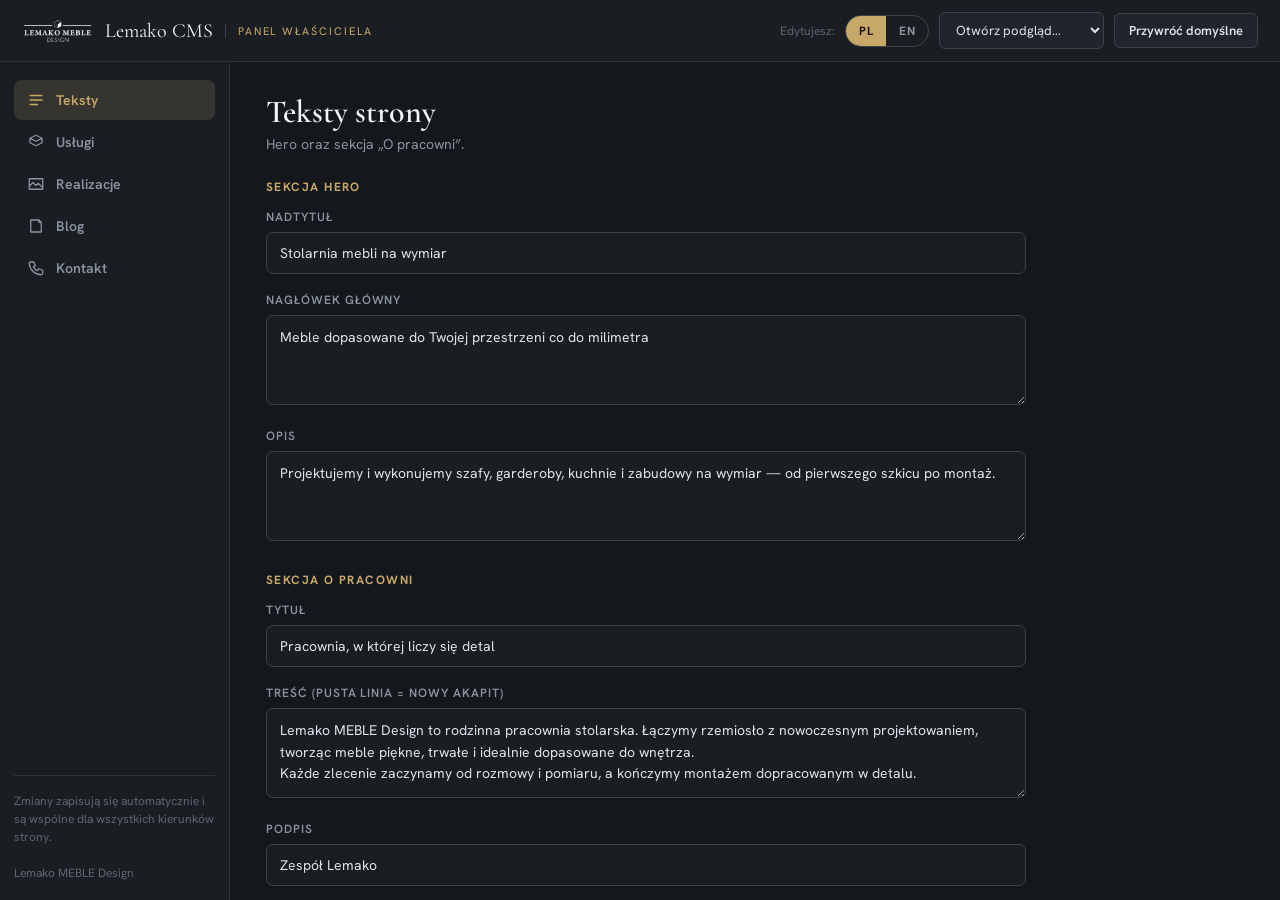
<file: design/panel.html>
<!DOCTYPE html>
<html lang="pl" data-default-mode="dark">
<head>
<meta charset="UTF-8" />
<meta name="viewport" content="width=device-width, initial-scale=1.0" />
<title>Lemako — Panel właściciela</title>
<link rel="preconnect" href="https://fonts.googleapis.com" />
<link rel="preconnect" href="https://fonts.gstatic.com" crossorigin />
<link href="https://fonts.googleapis.com/css2?family=Hanken+Grotesk:wght@400;500;600;700&family=Cormorant+Garamond:wght@600&display=swap" rel="stylesheet" />
<style>
:root{ --bg:#14171b; --panel:#1a1e23; --panel-2:#20252b; --line:#2c333b; --line-2:#3a424c;
  --text:#dde3ea; --head:#f3f6fa; --muted:#8a94a0; --faint:#5c6570; --accent:#c8a868; --accent-2:#e0c692;
  --danger:#e07a5f; --ok:#5fb98e; --sans:"Hanken Grotesk",system-ui,sans-serif; --serif:"Cormorant Garamond",serif; }
*{box-sizing:border-box;margin:0;padding:0;}
body{background:var(--bg);color:var(--text);font-family:var(--sans);font-size:15px;-webkit-font-smoothing:antialiased;height:100vh;overflow:hidden;}
a{color:inherit;text-decoration:none;}
button{font-family:inherit;cursor:pointer;}
.app{display:grid;grid-template-rows:auto 1fr;height:100vh;}

/* topbar */
.top{display:flex;align-items:center;justify-content:space-between;gap:16px;padding:0 22px;height:62px;background:var(--panel);border-bottom:1px solid var(--line);}
.top .brand{display:flex;align-items:center;gap:12px;}
.top .brand img{height:26px;}
.top .brand .t{font-family:var(--serif);font-size:20px;color:var(--head);}
.top .brand .s{font-size:11px;letter-spacing:.18em;text-transform:uppercase;color:var(--accent);border-left:1px solid var(--line-2);padding-left:12px;}
.top .tools{display:flex;align-items:center;gap:10px;}
.lang{display:flex;border:1px solid var(--line-2);border-radius:30px;overflow:hidden;}
.lang button{background:transparent;border:0;color:var(--muted);padding:7px 13px;font-size:12px;font-weight:700;letter-spacing:.04em;}
.lang button.on{background:var(--accent);color:#1a140a;}
.sel{background:var(--panel-2);border:1px solid var(--line-2);color:var(--text);border-radius:6px;padding:8px 12px;font-size:13px;font-family:inherit;}
.btn{display:inline-flex;align-items:center;gap:7px;border:1px solid var(--line-2);background:var(--panel-2);color:var(--text);border-radius:6px;padding:8px 14px;font-size:13px;font-weight:600;transition:.2s;}
.btn:hover{border-color:var(--accent);color:var(--accent);}
.btn.danger:hover{border-color:var(--danger);color:var(--danger);}

/* body grid */
.main{display:grid;grid-template-columns:230px 1fr;min-height:0;}
.rail{background:var(--panel);border-right:1px solid var(--line);padding:18px 14px;display:flex;flex-direction:column;gap:4px;overflow-y:auto;}
.rail .nav{display:flex;flex-direction:column;gap:2px;}
.rail .nav button{display:flex;align-items:center;gap:11px;width:100%;text-align:left;background:transparent;border:0;color:var(--muted);padding:11px 13px;border-radius:8px;font-size:14px;font-weight:600;transition:.18s;}
.rail .nav button:hover{background:var(--panel-2);color:var(--text);}
.rail .nav button.on{background:color-mix(in srgb,var(--accent) 16%,transparent);color:var(--accent);}
.rail .nav .ic{width:18px;height:18px;flex-shrink:0;}
.rail .foot{margin-top:auto;padding-top:16px;border-top:1px solid var(--line);font-size:12px;color:var(--faint);line-height:1.5;}

.content{overflow-y:auto;padding:30px 36px 80px;}
.content .head{margin-bottom:24px;}
.content .head h1{font-family:var(--serif);font-size:32px;color:var(--head);font-weight:600;}
.content .head p{color:var(--muted);font-size:14px;margin-top:4px;}
.maxw{max-width:760px;}

.field{margin-bottom:18px;}
.field label{display:block;font-size:12px;letter-spacing:.08em;text-transform:uppercase;color:var(--muted);margin-bottom:7px;font-weight:600;}
.field input,.field textarea,.field select{width:100%;background:var(--panel);border:1px solid var(--line-2);color:var(--text);
  padding:11px 13px;border-radius:7px;font-family:inherit;font-size:14px;transition:border-color .2s;}
.field input:focus,.field textarea:focus,.field select:focus{outline:none;border-color:var(--accent);}
.field textarea{min-height:90px;resize:vertical;line-height:1.55;}
.field .hint{font-size:12px;color:var(--faint);margin-top:6px;}
.row2{display:grid;grid-template-columns:1fr 1fr;gap:14px;}
.card{background:var(--panel);border:1px solid var(--line);border-radius:12px;padding:20px;margin-bottom:14px;}
.card .ch{display:flex;align-items:center;justify-content:space-between;gap:12px;margin-bottom:14px;}
.card .ch .n{font-family:var(--serif);font-size:20px;color:var(--head);}
.card .ch .badge{font-size:11px;letter-spacing:.1em;text-transform:uppercase;color:var(--accent);background:color-mix(in srgb,var(--accent) 14%,transparent);padding:4px 9px;border-radius:20px;}
.iconbtn{width:34px;height:34px;display:grid;place-items:center;border:1px solid var(--line-2);border-radius:7px;background:transparent;color:var(--muted);transition:.2s;flex-shrink:0;}
.iconbtn:hover{color:var(--accent);border-color:var(--accent);}
.iconbtn.danger:hover{color:var(--danger);border-color:var(--danger);}
.add{display:flex;align-items:center;justify-content:center;gap:8px;width:100%;border:1px dashed var(--line-2);background:transparent;color:var(--text);padding:15px;border-radius:10px;font-size:14px;font-weight:600;transition:.2s;}
.add:hover{border-color:var(--accent);color:var(--accent);}
.section-label{font-size:12px;letter-spacing:.12em;text-transform:uppercase;color:var(--accent);font-weight:700;margin:26px 0 14px;}
.section-label:first-child{margin-top:0;}

.toast{position:fixed;bottom:24px;left:50%;transform:translateX(-50%);background:var(--ok);color:#0e1a13;padding:11px 20px;border-radius:8px;
  font-size:14px;font-weight:700;box-shadow:0 12px 30px rgba(0,0,0,.4);display:flex;align-items:center;gap:8px;opacity:0;pointer-events:none;transition:opacity .25s,transform .25s;}
.toast.show{opacity:1;transform:translateX(-50%) translateY(-2px);}

@media(max-width:760px){
  .main{grid-template-columns:1fr;}
  .rail{flex-direction:row;overflow-x:auto;border-right:0;border-bottom:1px solid var(--line);padding:10px;}
  .rail .nav{flex-direction:row;}
  .rail .foot{display:none;}
  .row2{grid-template-columns:1fr;}
  .top .brand .s{display:none;}
}
</style>
</head>
<body>
<div class="app">
  <div class="top">
    <div class="brand">
      <img data-logo data-src-dark="assets/logo-white.png" data-src-light="assets/logo-white.png" alt="Lemako" />
      <span class="t">Lemako CMS</span><span class="s">Panel właściciela</span>
    </div>
    <div class="tools">
      <span style="font-size:12px;color:var(--faint);">Edytujesz:</span>
      <div class="lang" id="editLang"><button data-l="pl" class="on">PL</button><button data-l="en">EN</button></div>
      <select class="sel" id="openSel" title="Otwórz podgląd">
        <option value="">Otwórz podgląd…</option>
        <optgroup label="Premium">
          <option value="Styl-Onyks.html">Onyks Premium</option>
          <option value="Styl-Smaragd.html">Smaragd</option>
          <option value="Styl-Platyna.html">Platyna</option>
        </optgroup>
        <optgroup label="Retro / vintage">
          <option value="Styl-Retro74.html">Retro '74</option>
          <option value="Styl-MidCentury.html">Mid-century</option>
          <option value="Styl-Bauhaus.html">Bauhaus</option>
        </optgroup>
        <optgroup label="Nowe kierunki">
          <option value="Styl-ArtDeco.html">Art déco</option>
          <option value="Styl-Industrial.html">Industrial loft</option>
          <option value="Styl-Glamour.html">Glamour boutique</option>
          <option value="Styl-Brutalist.html">Brutalist editorial</option>
        </optgroup>
        <optgroup label="Przegląd">
          <option value="index.html">Galeria kierunków</option>
        </optgroup>
      </select>
      <button class="btn danger" id="resetBtn">Przywróć domyślne</button>
    </div>
  </div>

  <div class="main">
    <aside class="rail">
      <div class="nav" id="nav"></div>
      <div class="foot">Zmiany zapisują się automatycznie i są wspólne dla wszystkich kierunków strony.<br/><br/>Lemako MEBLE Design</div>
    </aside>
    <div class="content"><div class="maxw" id="view"></div></div>
  </div>
</div>
<div class="toast" id="toast">Zapisano</div>

<script src="lemako-core.js"></script>
<script>
(function(){
  var C = Lemako.getContent();
  var cats = Lemako.CATEGORIES;
  var editLang = "pl";
  var tab = "teksty";
  var toastT;

  var ICONS = {
    teksty:'M4 6h16M4 12h16M4 18h10', uslugi:'M4 7l8-4 8 4-8 4-8-4z M4 7v6l8 4 8-4V7',
    realizacje:'M3 5h18v14H3z M3 15l5-5 4 4 3-3 5 5', blog:'M5 4h11l3 3v13H5z M16 4v3h3',
    kontakt:'M5 4h4l2 5-2.5 1.5a11 11 0 0 0 5 5L16 13l5 2v4a2 2 0 0 1-2 2A16 16 0 0 1 3 6a2 2 0 0 1 2-2z',
    plus:'M12 5v14M5 12h14', trash:'M4 7h16M9 7V4h6v3M6 7l1 13h10l1-13',
    save:'M5 13l4 4L19 7'
  };
  function svg(d,s){return '<svg class="ic" width="'+(s||18)+'" height="'+(s||18)+'" viewBox="0 0 24 24" fill="none" stroke="currentColor" stroke-width="1.7" stroke-linecap="round" stroke-linejoin="round"><path d="'+d+'"/></svg>';}

  var TABS = [["teksty","Teksty"],["uslugi","Usługi"],["realizacje","Realizacje"],["blog","Blog"],["kontakt","Kontakt"]];

  function save(){ Lemako.saveContent(C); toast(); }
  function toast(msg){
    var t=document.getElementById("toast");
    t.textContent = msg||"Zapisano"; t.classList.add("show");
    clearTimeout(toastT); toastT=setTimeout(function(){t.classList.remove("show");},1300);
  }
  function esc(s){return (s==null?"":String(s)).replace(/&/g,"&amp;").replace(/</g,"&lt;").replace(/"/g,"&quot;");}

  // generic localized field setter
  function L(obj,key){ return (obj[key] && typeof obj[key]==="object") ? (obj[key][editLang]||"") : (obj[key]||""); }

  function renderNav(){
    document.getElementById("nav").innerHTML = TABS.map(function(t){
      return '<button data-tab="'+t[0]+'" class="'+(tab===t[0]?"on":"")+'">'+svg(ICONS[t[0]])+t[1]+'</button>';
    }).join("");
    document.querySelectorAll("#nav button").forEach(function(b){
      b.addEventListener("click",function(){ tab=b.getAttribute("data-tab"); renderNav(); renderView(); });
    });
  }

  function field(label,val,oninput,opts){
    opts=opts||{};
    var id="f"+Math.random().toString(36).slice(2);
    var ctrl = opts.textarea
      ? '<textarea id="'+id+'">'+esc(val)+'</textarea>'
      : '<input id="'+id+'" type="'+(opts.type||"text")+'" value="'+esc(val)+'" />';
    var wrap=document.createElement("div"); wrap.className="field";
    wrap.innerHTML='<label>'+esc(label)+'</label>'+ctrl+(opts.hint?'<div class="hint">'+esc(opts.hint)+'</div>':'');
    wrap.querySelector(opts.textarea?"textarea":"input").addEventListener("input",function(e){ oninput(e.target.value); });
    return wrap;
  }

  function renderView(){
    var v=document.getElementById("view"); v.innerHTML="";
    var head=document.createElement("div"); head.className="head";
    var titles={teksty:["Teksty strony","Hero oraz sekcja „O pracowni”."],uslugi:["Usługi","Lista zakresu usług."],
      realizacje:["Realizacje","Portfolio — kafelki na stronie."],blog:["Blog","Wpisy bloga (widok pojedynczego wpisu)."],
      kontakt:["Kontakt","Dane kontaktowe i social media."]};
    head.innerHTML='<h1>'+titles[tab][0]+'</h1><p>'+titles[tab][1]+'</p>';
    v.appendChild(head);

    if(tab==="teksty") viewTeksty(v);
    else if(tab==="uslugi") viewList(v,"services",{title:"Usługa",fields:[["title","Nazwa"],["desc","Opis"]],make:function(){return {id:"s"+Date.now(),title:{pl:"Nowa usługa",en:"New service"},desc:{pl:"",en:""}};}});
    else if(tab==="realizacje") viewProjects(v);
    else if(tab==="blog") viewBlog(v);
    else if(tab==="kontakt") viewKontakt(v);
  }

  function viewTeksty(v){
    var s1=document.createElement("div"); s1.className="section-label"; s1.textContent="Sekcja Hero"; v.appendChild(s1);
    v.appendChild(field("Nadtytuł",L(C.hero,"eyebrow"),function(x){C.hero.eyebrow[editLang]=x;save();}));
    v.appendChild(field("Nagłówek główny",L(C.hero,"title"),function(x){C.hero.title[editLang]=x;save();},{textarea:true}));
    v.appendChild(field("Opis",L(C.hero,"subtitle"),function(x){C.hero.subtitle[editLang]=x;save();},{textarea:true}));
    var s2=document.createElement("div"); s2.className="section-label"; s2.textContent="Sekcja O pracowni"; v.appendChild(s2);
    v.appendChild(field("Tytuł",L(C.about,"title"),function(x){C.about.title[editLang]=x;save();}));
    v.appendChild(field("Treść (pusta linia = nowy akapit)",L(C.about,"body"),function(x){C.about.body[editLang]=x;save();},{textarea:true}));
    v.appendChild(field("Podpis",L(C.about,"signature"),function(x){C.about.signature[editLang]=x;save();}));
    var s3=document.createElement("div"); s3.className="section-label"; s3.textContent="Liczby (statystyki)"; v.appendChild(s3);
    C.stats.forEach(function(st,i){
      var card=document.createElement("div"); card.className="card";
      var r=document.createElement("div"); r.className="row2"; card.appendChild(r);
      r.appendChild(field("Wartość",st.v,function(x){C.stats[i].v=x;save();}));
      r.appendChild(field("Opis",L(st,"l"),function(x){C.stats[i].l[editLang]=x;save();}));
      v.appendChild(card);
    });
  }

  function viewList(v,key,cfg){
    C[key].forEach(function(it,i){
      var card=document.createElement("div"); card.className="card";
      var ch=document.createElement("div"); ch.className="ch";
      ch.innerHTML='<span class="n">'+esc(L(it,"title")||cfg.title)+'</span>';
      var del=document.createElement("button"); del.className="iconbtn danger"; del.innerHTML=svg(ICONS.trash,15);
      del.addEventListener("click",function(){ C[key].splice(i,1); save("Usunięto"); renderView(); });
      ch.appendChild(del); card.appendChild(ch);
      cfg.fields.forEach(function(f){
        card.appendChild(field(f[1]+" ("+editLang.toUpperCase()+")",L(it,f[0]),function(x){ it[f[0]][editLang]=x; save();
          if(f[0]==="title") ch.querySelector(".n").textContent=x||cfg.title; }));
      });
      v.appendChild(card);
    });
    var add=document.createElement("button"); add.className="add"; add.innerHTML=svg(ICONS.plus,15)+"Dodaj";
    add.addEventListener("click",function(){ C[key].push(cfg.make()); save("Dodano"); renderView(); });
    v.appendChild(add);
  }

  function catOptions(sel){ return cats.map(function(c){return '<option value="'+c.id+'"'+(c.id===sel?' selected':'')+'>'+c.pl+'</option>';}).join(""); }

  function viewProjects(v){
    C.projects.forEach(function(it,i){
      var card=document.createElement("div"); card.className="card";
      var ch=document.createElement("div"); ch.className="ch";
      ch.innerHTML='<span class="n">'+esc(L(it,"title")||"Realizacja")+'</span>';
      var del=document.createElement("button"); del.className="iconbtn danger"; del.innerHTML=svg(ICONS.trash,15);
      del.addEventListener("click",function(){ C.projects.splice(i,1); save("Usunięto"); renderView(); });
      ch.appendChild(del); card.appendChild(ch);
      card.appendChild(field("Tytuł ("+editLang.toUpperCase()+")",L(it,"title"),function(x){it.title[editLang]=x;save();ch.querySelector(".n").textContent=x||"Realizacja";}));
      var cf=document.createElement("div"); cf.className="field";
      cf.innerHTML='<label>Kategoria</label><select>'+catOptions(it.category)+'</select>';
      cf.querySelector("select").addEventListener("change",function(e){it.category=e.target.value;save();});
      card.appendChild(cf);
      card.appendChild(field("Opis ("+editLang.toUpperCase()+")",L(it,"desc"),function(x){it.desc[editLang]=x;save();},{textarea:true}));
      var ph=document.createElement("div"); ph.className="field"; ph.innerHTML='<div class="hint">Zdjęcie: w wersji produkcyjnej przeciągniesz tu plik (teraz placeholder).</div>';
      card.appendChild(ph);
      v.appendChild(card);
    });
    var add=document.createElement("button"); add.className="add"; add.innerHTML=svg(ICONS.plus,15)+"Dodaj realizację";
    add.addEventListener("click",function(){ C.projects.unshift({id:"p"+Date.now(),category:"szafy",title:{pl:"Nowa realizacja",en:"New project"},desc:{pl:"",en:""}}); save("Dodano"); renderView(); });
    v.appendChild(add);
  }

  function viewBlog(v){
    C.blog.forEach(function(it,i){
      var card=document.createElement("div"); card.className="card";
      var ch=document.createElement("div"); ch.className="ch";
      ch.innerHTML='<span class="n">'+esc(L(it,"title")||"Wpis")+'</span>'+(i===0?'<span class="badge">na stronie</span>':'');
      var del=document.createElement("button"); del.className="iconbtn danger"; del.innerHTML=svg(ICONS.trash,15);
      del.addEventListener("click",function(){ C.blog.splice(i,1); save("Usunięto"); renderView(); });
      ch.appendChild(del); card.appendChild(ch);
      var r=document.createElement("div"); r.className="row2"; card.appendChild(r);
      r.appendChild(field("Kategoria ("+editLang.toUpperCase()+")",L(it,"category"),function(x){it.category[editLang]=x;save();}));
      r.appendChild(field("Data",it.date,function(x){it.date=x;save();},{type:"date"}));
      card.appendChild(field("Tytuł ("+editLang.toUpperCase()+")",L(it,"title"),function(x){it.title[editLang]=x;save();ch.querySelector(".n").textContent=x||"Wpis";}));
      card.appendChild(field("Zajawka ("+editLang.toUpperCase()+")",L(it,"excerpt"),function(x){it.excerpt[editLang]=x;save();},{textarea:true}));
      card.appendChild(field("Treść ("+editLang.toUpperCase()+", pusta linia = akapit)",L(it,"body"),function(x){it.body[editLang]=x;save();},{textarea:true,hint:"Pierwszy wpis na liście jest pokazywany na stronie."}));
      v.appendChild(card);
    });
    var add=document.createElement("button"); add.className="add"; add.innerHTML=svg(ICONS.plus,15)+"Dodaj wpis";
    add.addEventListener("click",function(){ C.blog.unshift({id:"b"+Date.now(),date:new Date().toISOString().slice(0,10),category:{pl:"Aktualności",en:"News"},title:{pl:"Nowy wpis",en:"New post"},excerpt:{pl:"",en:""},body:{pl:"",en:""}}); save("Dodano"); renderView(); });
    v.appendChild(add);
  }

  function viewKontakt(v){
    var r=document.createElement("div"); r.className="row2"; v.appendChild(r);
    r.appendChild(field("Telefon",C.contact.phone,function(x){C.contact.phone=x;save();}));
    r.appendChild(field("E-mail",C.contact.email,function(x){C.contact.email=x;save();}));
    v.appendChild(field("Region ("+editLang.toUpperCase()+")",L(C.contact,"city"),function(x){C.contact.city[editLang]=x;save();}));
    v.appendChild(field("Godziny ("+editLang.toUpperCase()+")",L(C.contact,"hours"),function(x){C.contact.hours[editLang]=x;save();}));
    var s=document.createElement("div"); s.className="section-label"; s.textContent="Social media"; v.appendChild(s);
    v.appendChild(field("Instagram (nazwa użytkownika)",C.contact.instagram,function(x){C.contact.instagram=x;save();}));
    v.appendChild(field("Facebook (nazwa strony)",C.contact.facebook,function(x){C.contact.facebook=x;save();}));
    v.appendChild(field("TikTok (nazwa użytkownika)",C.contact.tiktok,function(x){C.contact.tiktok=x;save();}));
  }

  // editLang toggle
  document.querySelectorAll("#editLang button").forEach(function(b){
    b.addEventListener("click",function(){
      editLang=b.getAttribute("data-l");
      document.querySelectorAll("#editLang button").forEach(function(x){x.classList.toggle("on",x===b);});
      renderView();
    });
  });
  // open preview
  document.getElementById("openSel").addEventListener("change",function(e){ if(e.target.value){ window.open(e.target.value,"_blank"); e.target.value=""; } });
  // reset
  document.getElementById("resetBtn").addEventListener("click",function(){
    if(confirm("Przywrócić domyślną treść? Twoje zmiany zostaną usunięte.")){ Lemako.resetContent(); C=Lemako.getContent(); renderView(); toast("Przywrócono domyślne"); }
  });

  renderNav(); renderView();
})();
</script>
</body>
</html>
</file>
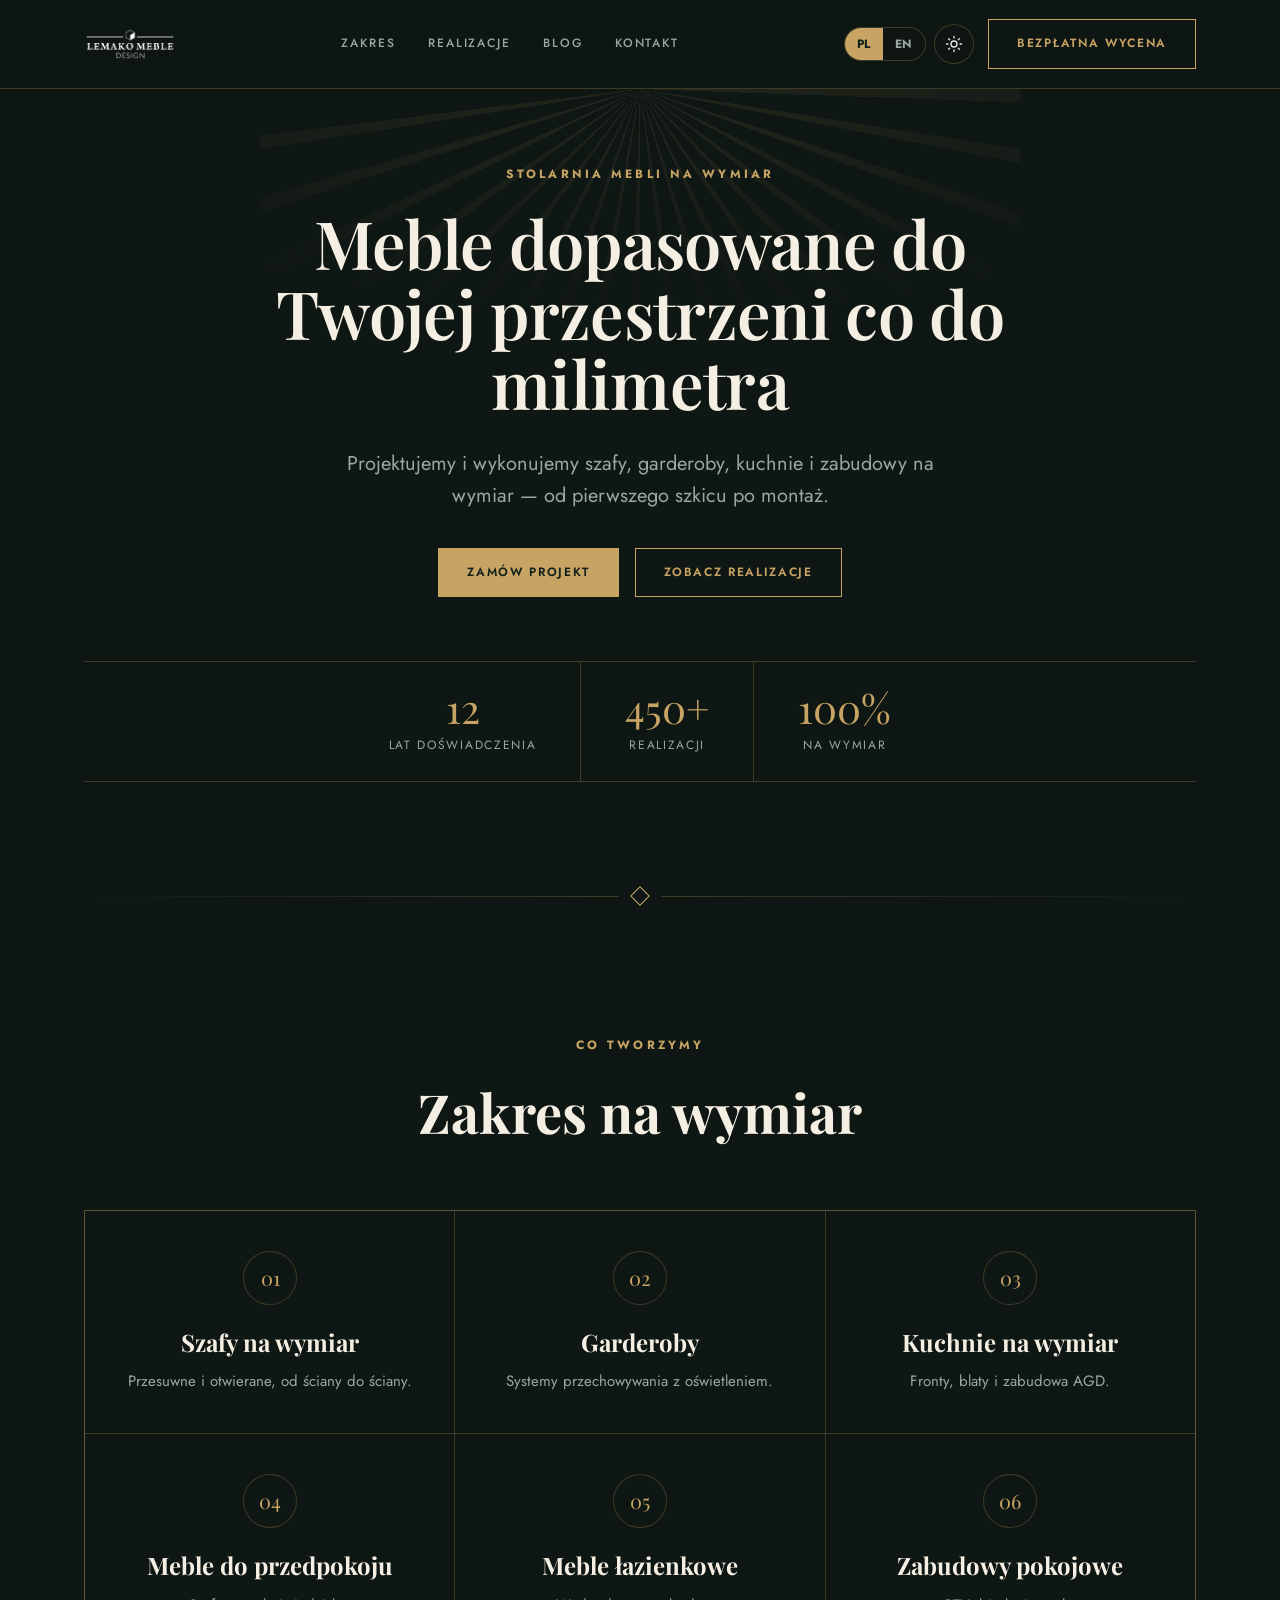
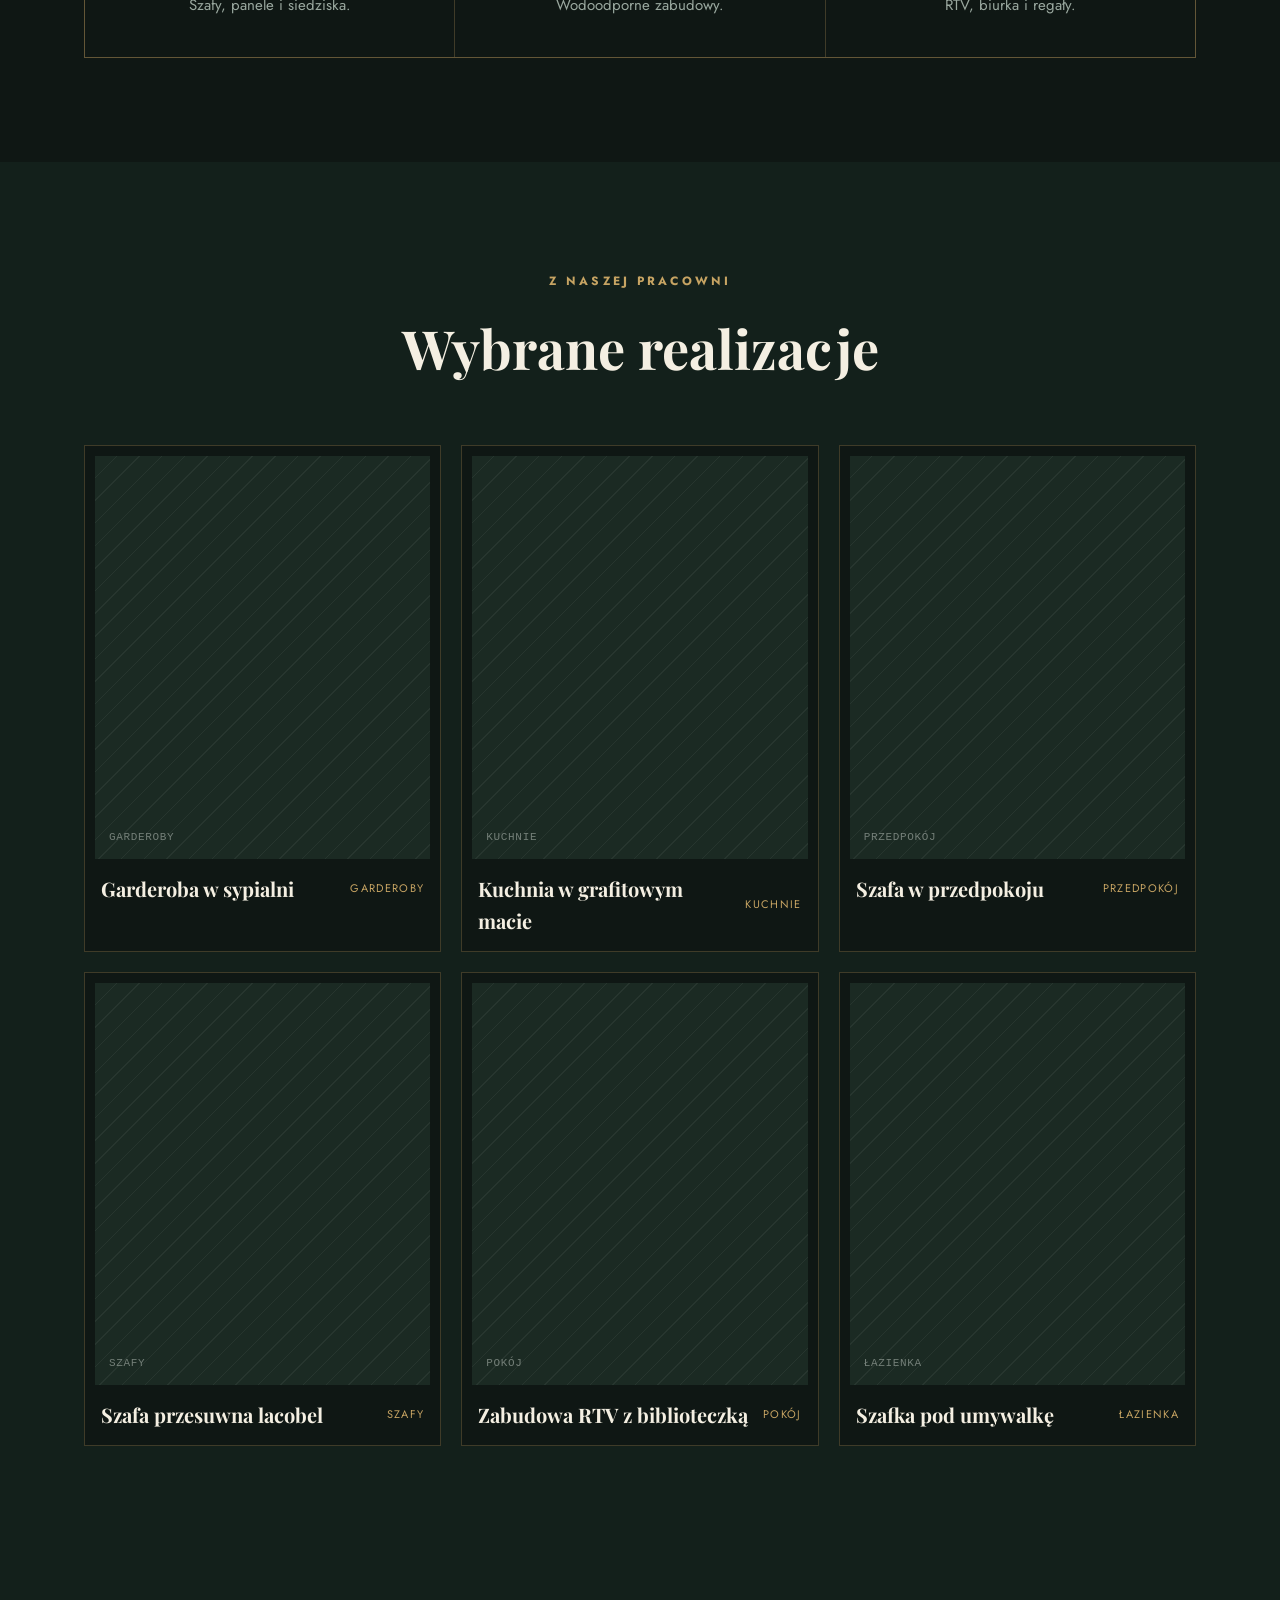
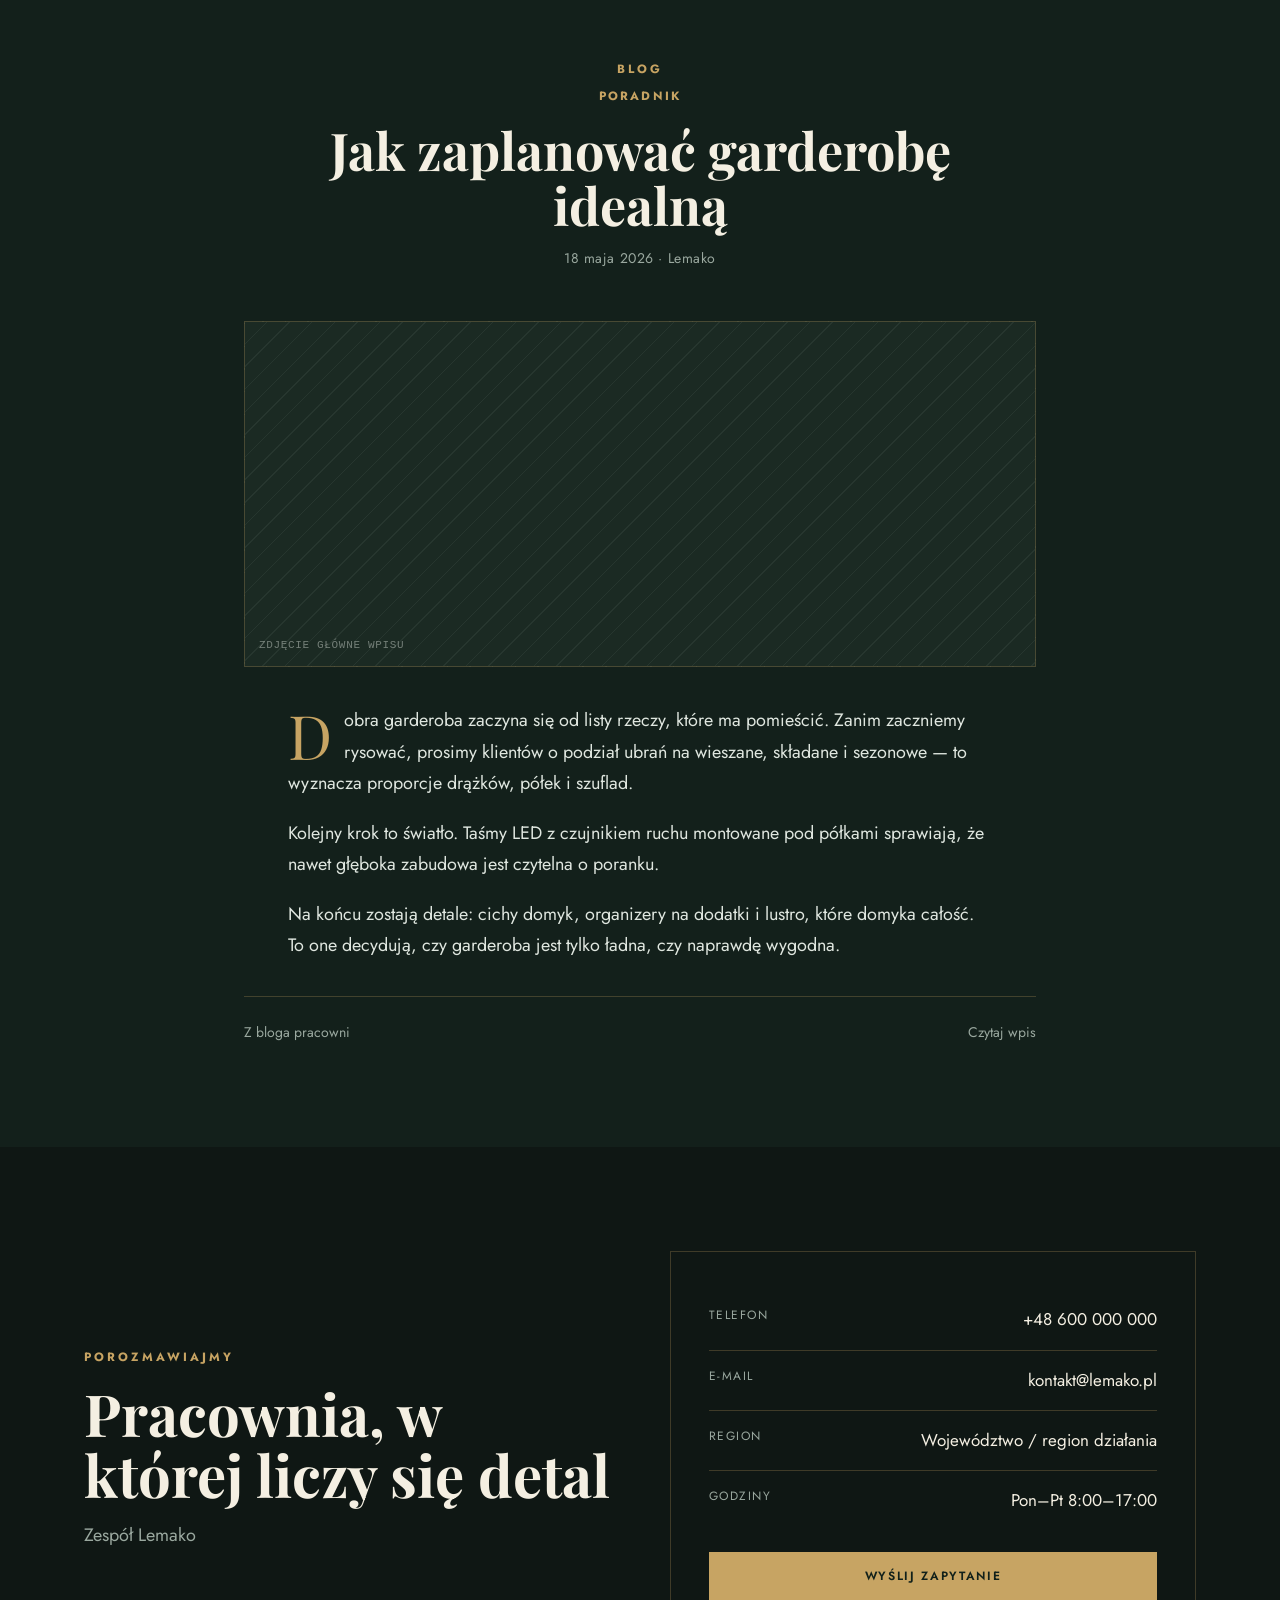
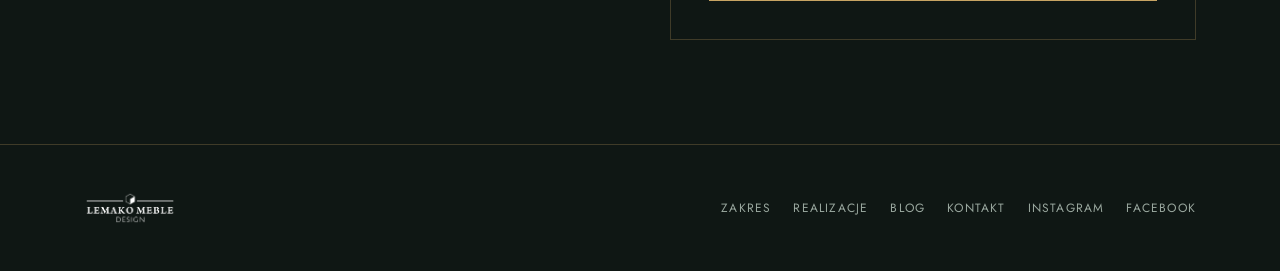
<file: design/Styl-ArtDeco.html>
<!DOCTYPE html>
<html lang="pl" data-default-mode="dark">
<head>
<meta charset="UTF-8" />
<meta name="viewport" content="width=device-width, initial-scale=1.0" />
<title>Lemako — Art déco</title>
<link rel="preconnect" href="https://fonts.googleapis.com" />
<link rel="preconnect" href="https://fonts.gstatic.com" crossorigin />
<link href="https://fonts.googleapis.com/css2?family=Playfair+Display:wght@500;600;700&family=Jost:wght@300;400;500;600&display=swap" rel="stylesheet" />
<link rel="stylesheet" href="skin-base.css" />
<style>
:root,[data-theme="dark"]{
  --bg:#0f1714; --bg-2:#13201b; --surface:#16241e; --text:#dfe6df; --head:#f4efe2; --muted:#9aa89f;
  --line:rgba(199,164,99,.26); --accent:#c7a463; --accent-2:#caa86b; --on-accent:#11201a; --ph:#1b2a23;
  --font-sans:"Jost",system-ui,sans-serif; --font-display:"Playfair Display",Georgia,serif;
}
[data-theme="light"]{
  --bg:#f4efe3; --bg-2:#ece4d2; --surface:#fbf7ec; --text:#2c2a22; --head:#1a1813; --muted:#6f6a59;
  --line:rgba(120,92,38,.28); --accent:#9c7320; --accent-2:#b08a2f; --on-accent:#fbf7ec; --ph:#e3d9c2;
}
.frame-deco{border:1px solid var(--line);}
.hd{position:sticky;top:0;z-index:50;background:color-mix(in srgb,var(--bg) 90%,transparent);backdrop-filter:blur(10px);border-bottom:1px solid var(--line);}
.hd-in{display:flex;align-items:center;justify-content:space-between;height:88px;gap:24px;}
.hd-right{display:flex;align-items:center;gap:14px;flex-shrink:0;}
.hd .chrome{position:static;top:auto;right:auto;backdrop-filter:none;}
.hd img{height:34px;}
.nav{display:flex;gap:32px;}
.nav a{font-size:12px;letter-spacing:.16em;text-transform:uppercase;font-weight:500;color:var(--muted);}
.nav a:hover{color:var(--accent);}
.btn{display:inline-flex;align-items:center;gap:9px;padding:14px 28px;font-size:12px;font-weight:600;letter-spacing:.14em;text-transform:uppercase;transition:.3s;border:1px solid var(--accent);}
.btn-fill{background:var(--accent);color:var(--on-accent);}
.btn-fill:hover{background:var(--accent-2);}
.btn-out{color:var(--accent);}
.btn-out:hover{background:var(--accent);color:var(--on-accent);}

/* sunburst divider */
.sun{height:60px;display:flex;align-items:center;justify-content:center;gap:0;}
.sun::before,.sun::after{content:"";height:1px;flex:1;background:linear-gradient(90deg,transparent,var(--line));}
.sun::after{background:linear-gradient(90deg,var(--line),transparent);}
.sun b{width:14px;height:14px;border:1px solid var(--accent);transform:rotate(45deg);margin:0 14px;display:block;}

/* hero */
.hero{padding:70px 0 84px;text-align:center;position:relative;}
.hero .rays{position:absolute;top:0;left:50%;transform:translateX(-50%);width:760px;max-width:90%;height:380px;opacity:.5;z-index:0;
  background:repeating-conic-gradient(from 0deg at 50% 0,color-mix(in srgb,var(--accent) 22%,transparent) 0deg 2deg,transparent 2deg 9deg);
  -webkit-mask-image:radial-gradient(120% 90% at 50% 0,#000 0%,transparent 70%);mask-image:radial-gradient(120% 90% at 50% 0,#000 0%,transparent 70%);}
.hero-in{position:relative;z-index:2;}
.hero .eyebrow{display:inline-block;}
.hero h1{font-family:var(--font-display);font-weight:600;font-size:clamp(40px,5.2vw,74px);line-height:1.05;color:var(--head);margin:22px auto 0;max-width:19ch;letter-spacing:-.01em;}
.hero p{color:var(--muted);font-size:20px;max-width:54ch;margin:30px auto 0;}
.hero-cta{display:flex;gap:16px;justify-content:center;margin-top:36px;flex-wrap:wrap;}
.stats{display:flex;justify-content:center;gap:0;margin-top:64px;border-top:1px solid var(--line);border-bottom:1px solid var(--line);}
.stats .st{padding:26px 44px;border-right:1px solid var(--line);}
.stats .st:last-child{border-right:0;}
.stats .v{font-family:var(--font-display);font-size:40px;color:var(--accent);line-height:1;}
.stats .l{font-size:12px;letter-spacing:.14em;text-transform:uppercase;color:var(--muted);margin-top:8px;}

/* scope */
.sec-head{text-align:center;margin-bottom:54px;}
.sec-head h2{font-family:var(--font-display);font-size:clamp(32px,4.4vw,54px);color:var(--head);margin-top:12px;}
.scope{display:grid;grid-template-columns:repeat(3,1fr);gap:1px;background:var(--line);border:1px solid var(--line);}
.scope .it{background:var(--bg);padding:40px 30px;text-align:center;transition:background .3s;}
.scope .it:hover{background:var(--bg-2);}
.scope .n{font-family:var(--font-display);font-size:20px;color:var(--accent);border:1px solid var(--line);width:54px;height:54px;border-radius:50%;display:grid;place-items:center;margin:0 auto 18px;transform:rotate(45deg);}
.scope .n span{transform:rotate(-45deg);}
.scope h3{font-family:var(--font-display);font-size:24px;color:var(--head);}
.scope p{color:var(--muted);font-size:15px;margin-top:8px;}

/* work */
.work{background:var(--bg-2);}
.gal{display:grid;grid-template-columns:repeat(3,1fr);gap:20px;}
.gal .g{border:1px solid var(--line);padding:10px;background:var(--bg);}
.gal .g .ph{aspect-ratio:3/3.6;}
.gal .g .cap{display:flex;justify-content:space-between;align-items:center;padding:14px 6px 4px;gap:10px;}
.gal .g .cap h3{font-family:var(--font-display);font-size:20px;color:var(--head);}
.gal .g .cap .c{font-size:11px;letter-spacing:.12em;text-transform:uppercase;color:var(--accent);}

/* contact */
.contact .grid{display:grid;grid-template-columns:1fr 1fr;gap:60px;align-items:center;}
.contact h2{font-family:var(--font-display);font-size:clamp(34px,4.6vw,58px);color:var(--head);line-height:1.05;}
.contact p{color:var(--muted);margin-top:16px;font-size:18px;max-width:40ch;}
.cbox{border:1px solid var(--line);padding:38px;}
.cbox .row{display:flex;justify-content:space-between;padding:16px 0;border-bottom:1px solid var(--line);gap:16px;}
.cbox .row:last-of-type{border-bottom:0;}
.cbox .k{font-size:12px;letter-spacing:.12em;text-transform:uppercase;color:var(--muted);}
.cbox .val{color:var(--head);font-size:17px;}
.cbox .val:hover{color:var(--accent);}
.cbox .btn{margin-top:22px;width:100%;justify-content:center;}

/* footer */
.ft{border-top:1px solid var(--line);padding:46px 0;}
.ft-in{display:flex;justify-content:space-between;align-items:center;gap:24px;flex-wrap:wrap;}
.ft img{height:34px;}
.ft .links{display:flex;gap:22px;flex-wrap:wrap;font-size:12px;letter-spacing:.1em;text-transform:uppercase;color:var(--muted);}
.ft .links a:hover{color:var(--accent);}

@media(max-width:860px){
  .nav{display:none;}
  .scope{grid-template-columns:1fr;}
  .gal{grid-template-columns:1fr;}
  .contact .grid{grid-template-columns:1fr;gap:36px;}
  .stats{flex-wrap:wrap;}
  .stats .st{flex:1;}
}
</style>
</head>
<body>
<header class="hd"><div class="wrap hd-in">
  <img data-logo data-src-dark="assets/logo-white.png" data-src-light="assets/logo-ink.png" alt="Lemako Meble Design" />
  <nav class="nav">
    <a href="#scope" data-i18n="nav.collections">Zakres</a>
    <a href="#work" data-i18n="nav.work">Realizacje</a>
    <a href="#journal" data-i18n="nav.journal">Blog</a>
    <a href="#contact" data-i18n="nav.contact">Kontakt</a>
  </nav>
  <div class="hd-right">
    <div class="chrome">
      <div class="lang"><button data-set-lang="pl">PL</button><button data-set-lang="en">EN</button></div>
      <button class="mode" data-toggle-mode><span class="ic"></span><span data-mode-label></span></button>
    </div>
    <a href="#contact" class="btn btn-out" data-i18n="cta.quote">Bezpłatna wycena</a>
  </div>
</div></header>

<section class="hero"><div class="rays"></div><div class="wrap hero-in">
  <span class="eyebrow" data-bind="hero.eyebrow">Stolarnia mebli na wymiar</span>
  <h1 data-bind="hero.title">Meble dopasowane do Twojej przestrzeni</h1>
  <p data-bind="hero.subtitle">Projektujemy i wykonujemy meble na wymiar.</p>
  <div class="hero-cta">
    <a href="#contact" class="btn btn-fill" data-i18n="cta.project">Zamów projekt</a>
    <a href="#work" class="btn btn-out" data-i18n="cta.work">Zobacz realizacje</a>
  </div>
  <div class="stats" data-list="stats">
    <template><div class="st" data-list-item><div class="v" data-bind="v"></div><div class="l" data-bind="l"></div></div></template>
  </div>
</div></section>

<div class="wrap"><div class="sun"><b></b></div></div>

<section class="sec" id="scope"><div class="wrap">
  <div class="sec-head"><span class="eyebrow" data-i18n="head.scope">Co tworzymy</span><h2 data-i18n="head.scopeTitle">Zakres na wymiar</h2></div>
  <div class="scope" data-list="services" data-limit="6">
    <template><div class="it" data-list-item>
      <div class="n"><span data-bind="#num">01</span></div>
      <h3 data-bind="title"></h3>
      <p data-bind="desc"></p>
    </div></template>
  </div>
</div></section>

<section class="sec work" id="work"><div class="wrap">
  <div class="sec-head"><span class="eyebrow" data-i18n="head.work">Z naszej pracowni</span><h2 data-i18n="head.workTitle">Wybrane realizacje</h2></div>
  <div class="gal" data-list="projects" data-limit="6">
    <template><div class="g" data-list-item>
      <div class="ph"><span data-ph="cat">realizacja</span></div>
      <div class="cap"><h3 data-bind="title"></h3><span class="c" data-cat="category"></span></div>
    </div></template>
  </div>
</div></section>

<section class="sec post" id="journal"><div class="post-wrap">
  <div class="sec-head" style="margin-bottom:0;"><span class="eyebrow" data-i18n="head.journal">Blog</span></div>
  <div class="head">
    <span class="cat" data-bind="blog.0.category">Poradnik</span>
    <h1 class="ttl" data-bind="blog.0.title">Tytuł wpisu</h1>
    <div class="meta"><span data-bind-date="blog.0.date"></span> · Lemako</div>
  </div>
  <div class="cover ph"><span>zdjęcie główne wpisu</span></div>
  <div class="body" data-bind-html="blog.0.body"></div>
  <div class="more">
    <a href="#journal" data-i18n="head.journalTitle">Z bloga pracowni</a>
    <div class="other"><a href="#contact" data-i18n="head.readMore">Czytaj wpis</a></div>
  </div>
</div></section>

<section class="sec contact" id="contact"><div class="wrap">
  <div class="grid">
    <div>
      <span class="eyebrow" data-i18n="head.contact">Porozmawiajmy</span>
      <h2 class="display" data-bind="about.title" style="margin-top:14px;">Pracownia, w której liczy się detal</h2>
      <p data-bind="about.signature"></p>
    </div>
    <div class="cbox">
      <div class="row"><span class="k" data-i18n="label.phone">Telefon</span><a class="val" data-href-tel data-bind="contact.phone">+48 600 000 000</a></div>
      <div class="row"><span class="k" data-i18n="label.email">E-mail</span><a class="val" data-href-mail data-bind="contact.email">kontakt@lemako.pl</a></div>
      <div class="row"><span class="k" data-i18n="label.city">Region</span><span class="val" data-bind="contact.city"></span></div>
      <div class="row"><span class="k" data-i18n="label.hours">Godziny</span><span class="val" data-bind="contact.hours"></span></div>
      <a href="#" data-href-mail class="btn btn-fill" data-i18n="cta.send">Wyślij zapytanie</a>
    </div>
  </div>
</div></section>

<footer class="ft"><div class="wrap ft-in">
  <img data-logo data-src-dark="assets/logo-white.png" data-src-light="assets/logo-ink.png" alt="Lemako" />
  <nav class="links">
    <a href="#scope" data-i18n="nav.collections">Zakres</a>
    <a href="#work" data-i18n="nav.work">Realizacje</a>
    <a href="#journal" data-i18n="nav.journal">Blog</a>
    <a href="#contact" data-i18n="nav.contact">Kontakt</a>
    <a data-social="instagram" href="#">Instagram</a>
    <a data-social="facebook" href="#">Facebook</a>
  </nav>
</div></footer>

<script src="lemako-core.js"></script>
</body>
</html>
</file>
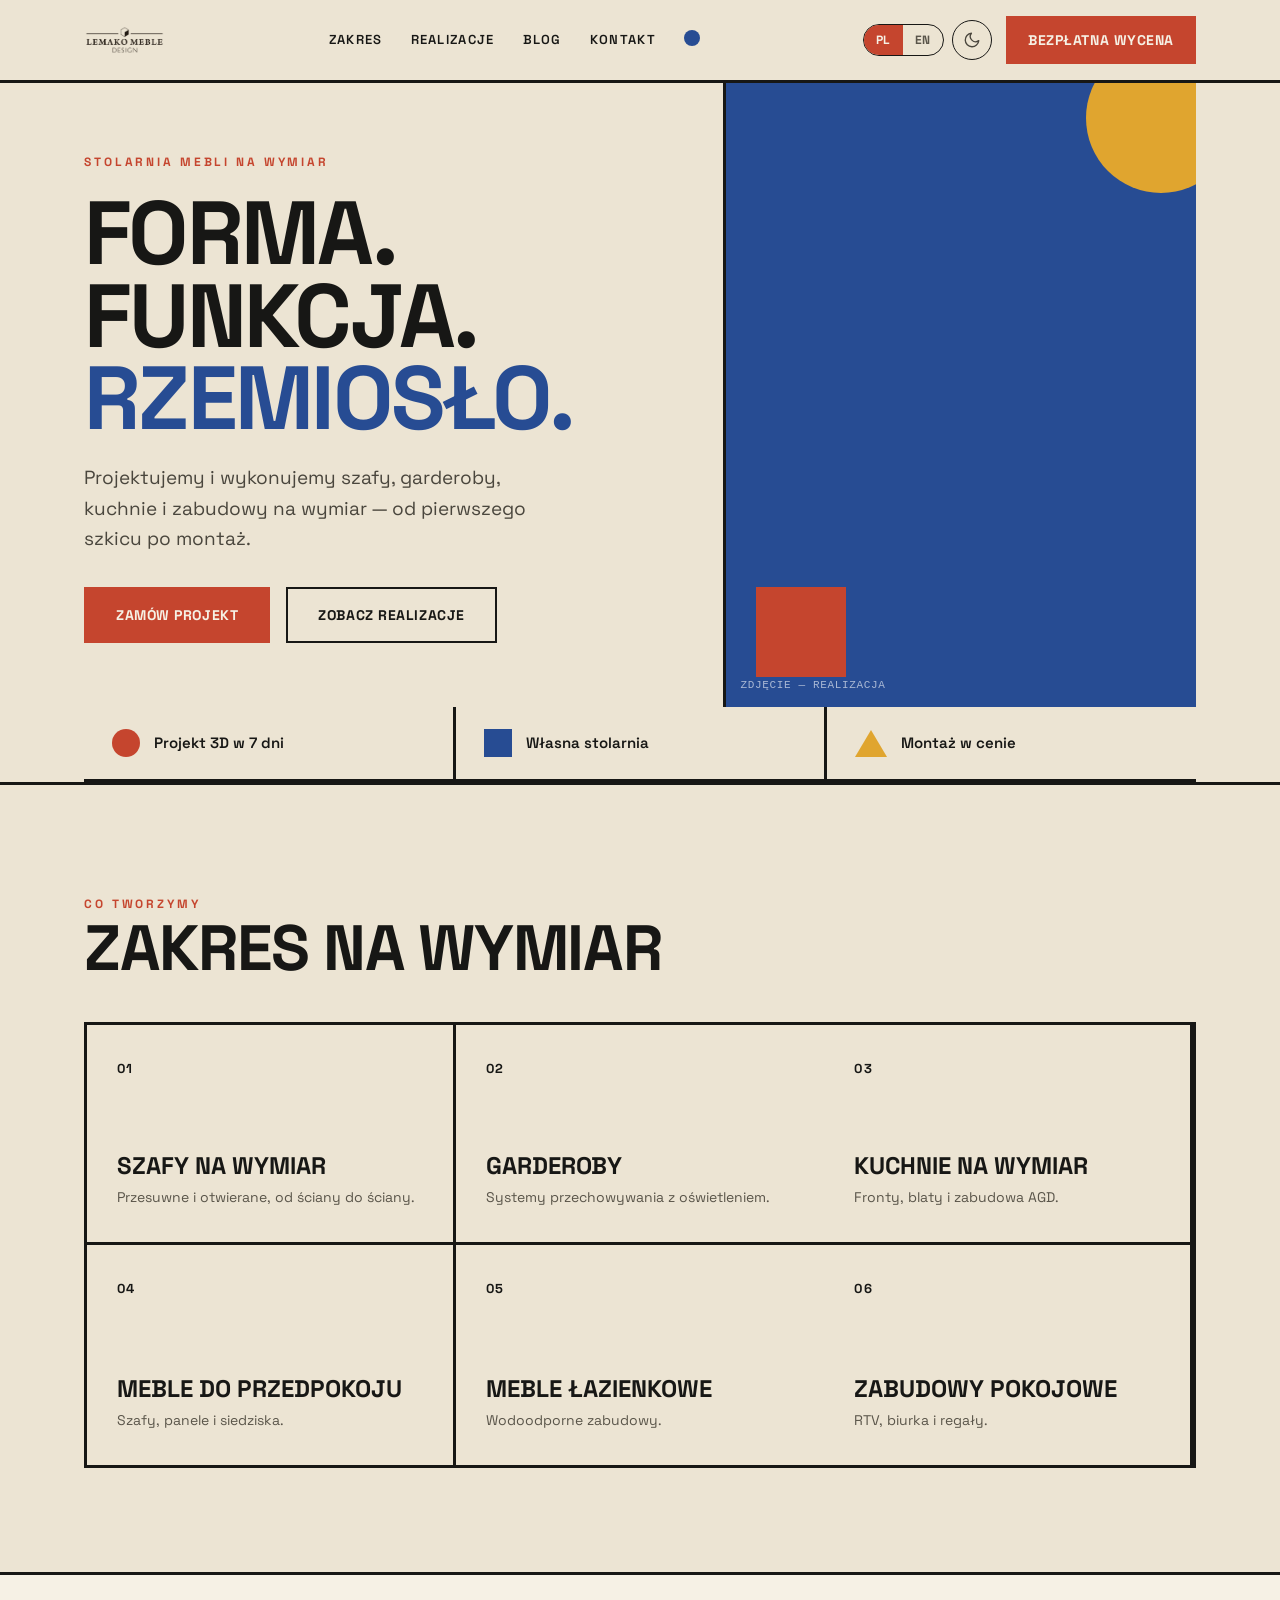
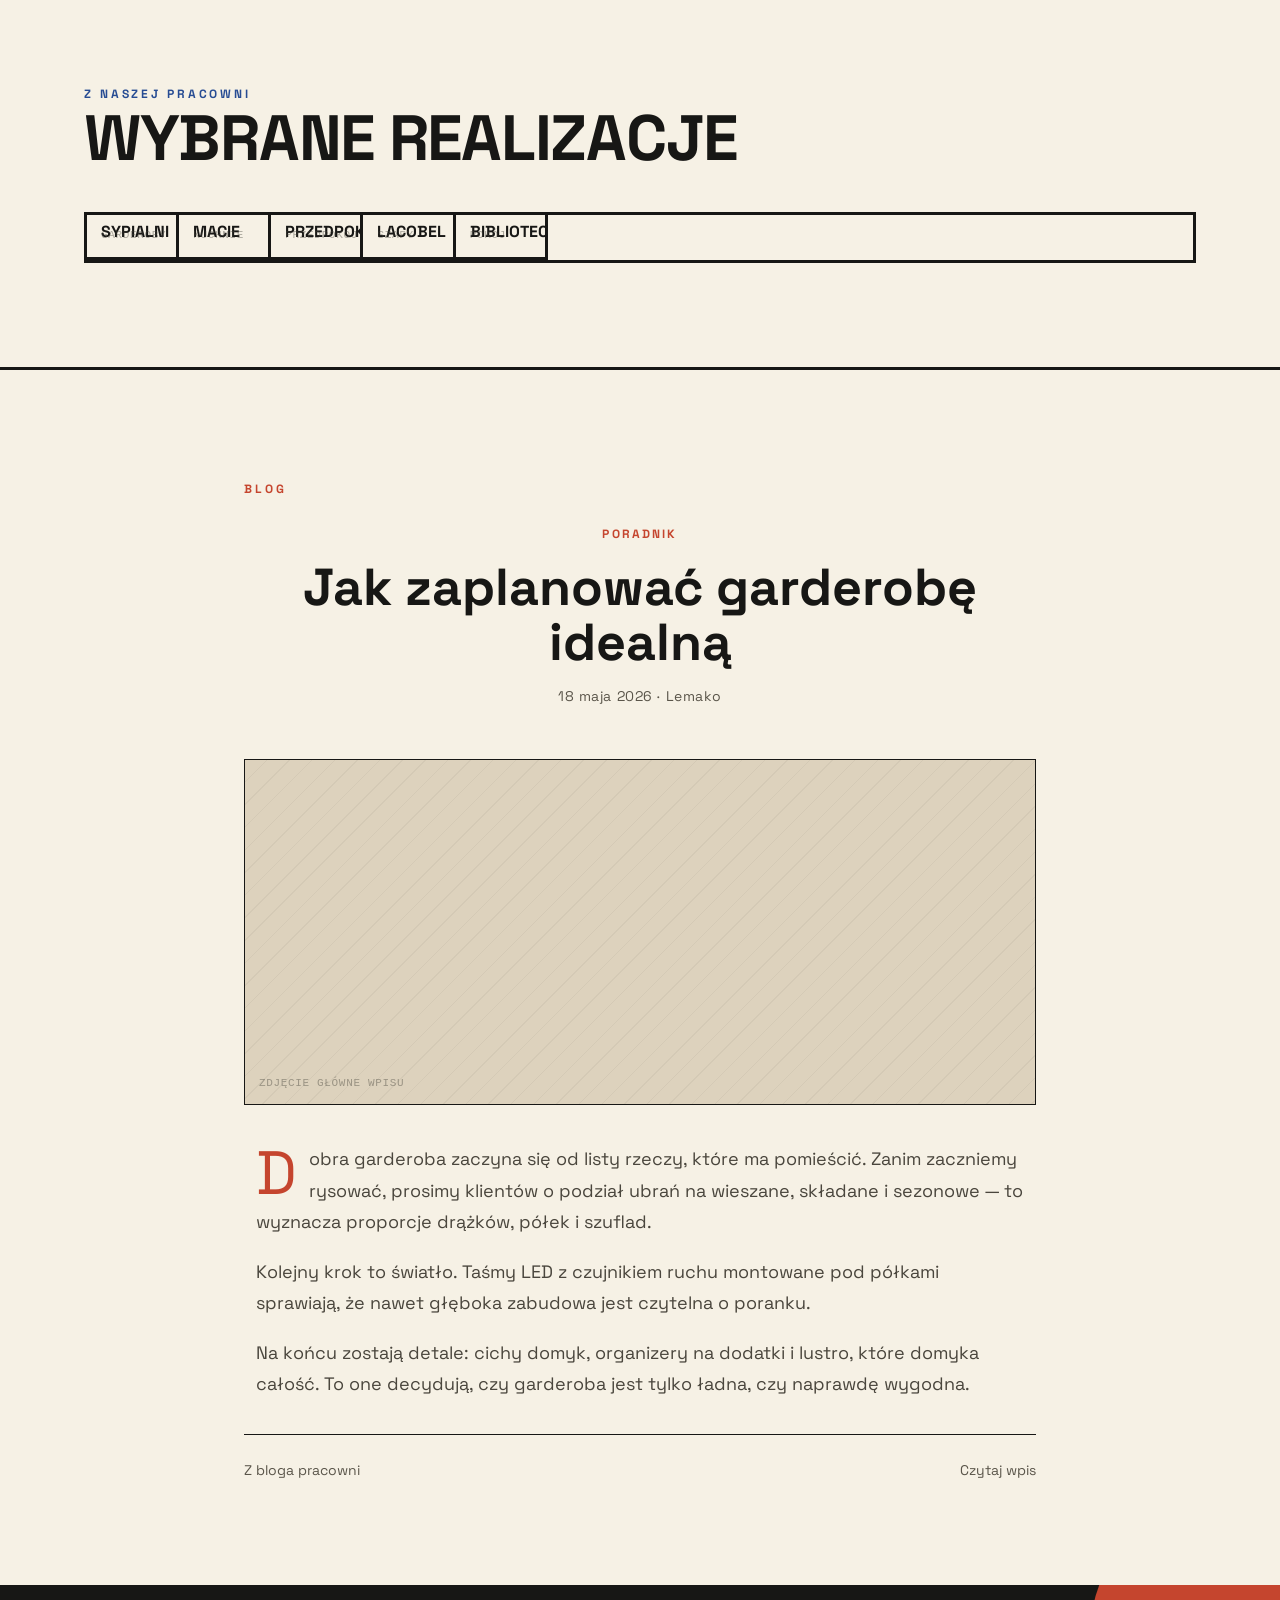
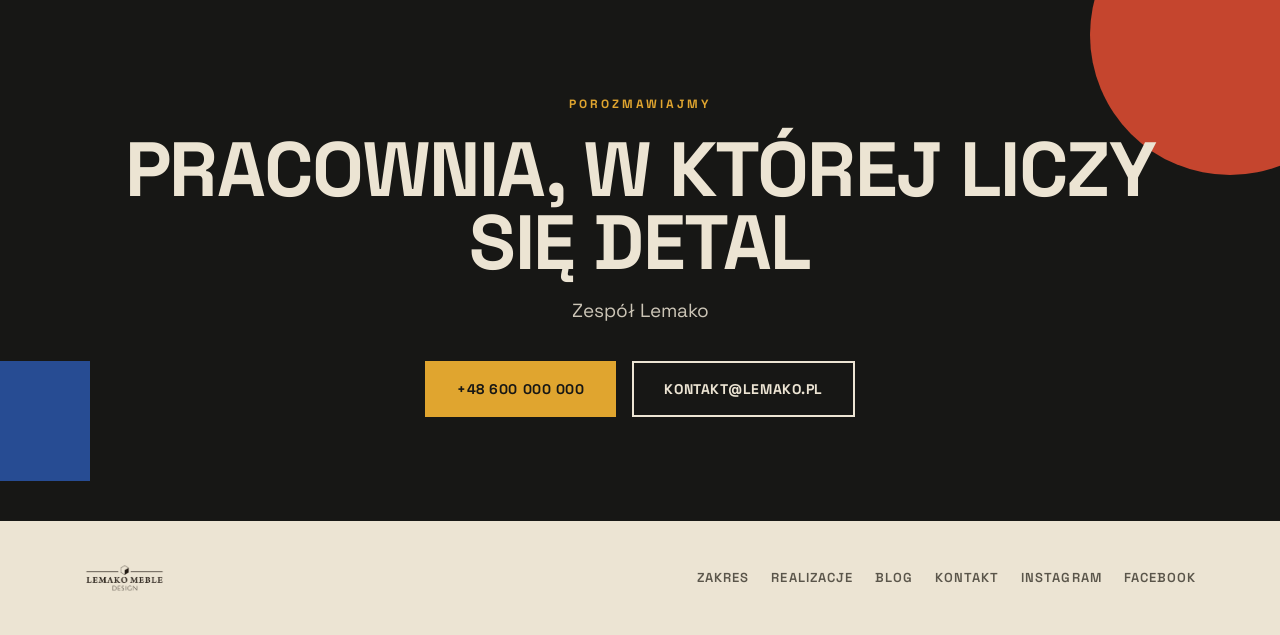
<file: design/Styl-Bauhaus.html>
<!DOCTYPE html>
<html lang="pl" data-default-mode="light">
<head>
<meta charset="UTF-8" />
<meta name="viewport" content="width=device-width, initial-scale=1.0" />
<title>Lemako — Bauhaus</title>
<link rel="preconnect" href="https://fonts.googleapis.com" />
<link rel="preconnect" href="https://fonts.gstatic.com" crossorigin />
<link href="https://fonts.googleapis.com/css2?family=Space+Grotesk:wght@400;500;600;700&display=swap" rel="stylesheet" />
<link rel="stylesheet" href="skin-base.css" />
<style>
:root,[data-theme="light"]{
  --bg:#ece4d3; --bg-2:#f6f1e5; --surface:#f6f1e5; --text:#4a463d; --head:#171715; --muted:#5a554a;
  --line:#171715; --accent:#c5452e; --accent-2:#a83a26; --on-accent:#f6f1e5; --ph:#ddd2bd;
  --blue:#274c93; --ochre:#e0a52f;
  --font-sans:"Space Grotesk",system-ui,sans-serif; --font-display:"Space Grotesk",sans-serif;
}
[data-theme="dark"]{
  --bg:#15140f; --bg-2:#1c1b15; --surface:#1c1b15; --text:#cfcabb; --head:#f4f1e6; --muted:#9a9484;
  --line:#f4f1e6; --accent:#e2604a; --accent-2:#ee7058; --on-accent:#15140f; --ph:#222018;
  --blue:#5e84d0; --ochre:#ecbb5b;
}
.btn{display:inline-flex;align-items:center;gap:10px;padding:15px 30px;font-size:14px;font-weight:700;letter-spacing:.04em;text-transform:uppercase;transition:.25s;border:2px solid var(--head);color:var(--head);white-space:nowrap;}
.btn-red{background:var(--accent);border-color:var(--accent);color:var(--on-accent);}
.btn-red:hover{background:var(--accent-2);border-color:var(--accent-2);}
.btn-line:hover{background:var(--head);color:var(--bg);}
.tri{width:0;height:0;border-left:var(--s,16px) solid transparent;border-right:var(--s,16px) solid transparent;border-bottom:calc(var(--s,16px)*1.7) solid var(--ochre);}
.hd{border-bottom:3px solid var(--line);position:sticky;top:0;z-index:50;background:var(--bg);}
.hd-in{display:flex;align-items:center;justify-content:space-between;height:80px;gap:24px;}
.hd-right{display:flex;align-items:center;gap:14px;flex-shrink:0;}
.hd .chrome{position:static;top:auto;right:auto;backdrop-filter:none;}
.hd img{height:30px;}
.nav{display:flex;gap:28px;}
.nav a{font-size:13px;font-weight:600;letter-spacing:.1em;text-transform:uppercase;color:var(--head);}
.nav a:hover{color:var(--accent);}
.dot{width:16px;height:16px;background:var(--blue);border-radius:50%;}

.hero{border-bottom:3px solid var(--line);}
.hero-grid{display:grid;grid-template-columns:1.15fr .85fr;}
.hero-l{padding:64px 50px 64px 0;}
.hero-l .kick{font-size:12px;font-weight:700;letter-spacing:.24em;text-transform:uppercase;color:var(--accent);}
.hero-l h1{font-size:clamp(46px,7vw,98px);font-weight:700;line-height:.92;letter-spacing:-.03em;text-transform:uppercase;margin-top:18px;color:var(--head);}
.hero-l h1 .b{color:var(--blue);}
.hero-l p{font-size:19px;max-width:40ch;margin-top:24px;color:var(--text);}
.hero-l .row{display:flex;gap:16px;margin-top:32px;flex-wrap:wrap;}
.hero-r{position:relative;border-left:3px solid var(--line);background:var(--blue);overflow:hidden;}
.hero-r .ph{position:absolute;inset:0;background:var(--blue);}
.hero-r .ph>span{color:rgba(255,255,255,.6);}
.hero-r .c1{position:absolute;width:150px;height:150px;background:var(--ochre);border-radius:50%;right:-40px;top:-40px;}
.hero-r .sq{position:absolute;width:90px;height:90px;background:var(--accent);left:30px;bottom:30px;}
.shapebar{display:flex;border-bottom:3px solid var(--line);}
.shapebar .cell{flex:1;padding:22px 28px;border-right:3px solid var(--line);display:flex;align-items:center;gap:14px;font-weight:600;font-size:15px;color:var(--head);}
.shapebar .cell:last-child{border-right:0;}
.shapebar .m{width:28px;height:28px;flex-shrink:0;}

.sec-h h2{font-size:clamp(34px,5vw,64px);font-weight:700;text-transform:uppercase;letter-spacing:-.02em;line-height:1;color:var(--head);}
.sec-h .kick{font-size:12px;font-weight:700;letter-spacing:.24em;text-transform:uppercase;}
.sec-h p{color:var(--muted);max-width:40ch;margin-top:14px;}
.tiles{display:grid;grid-template-columns:repeat(3,1fr);border:3px solid var(--line);margin-top:42px;}
.tile{padding:34px 30px;border-right:3px solid var(--line);border-bottom:3px solid var(--line);min-height:220px;display:flex;flex-direction:column;justify-content:space-between;transition:.25s;}
.tile:nth-child(3n){border-right:0;}
.tiles .tile:nth-last-child(-n+3){border-bottom:0;}
.tile .n{font-size:13px;font-weight:700;letter-spacing:.1em;}
.tile h3{font-size:24px;font-weight:700;text-transform:uppercase;line-height:1;margin-top:auto;}
.tile p{font-size:14px;margin-top:8px;}
.tile .m{width:32px;height:32px;}
.tile.red{background:var(--accent);color:var(--on-accent);} .tile.red *{color:var(--on-accent);}
.tile.blue{background:var(--blue);color:#fff;} .tile.blue *{color:#fff;}
.tile.ochre{background:var(--ochre);color:#171715;} .tile.ochre *{color:#171715;}
.tile.plain{color:var(--head);} .tile.plain h3{color:var(--head);} .tile.plain p{color:var(--muted);}
.tile.plain:hover{background:var(--bg-2);}

.band{background:var(--bg-2);border-top:3px solid var(--line);border-bottom:3px solid var(--line);}
.gal{display:grid;grid-template-columns:repeat(12,1fr);border:3px solid var(--line);}
.gal .g{border-right:3px solid var(--line);border-bottom:3px solid var(--line);overflow:hidden;position:relative;}
.gal .g .ph{width:100%;height:100%;min-height:0;}
.gal .g .cap{position:absolute;left:0;bottom:0;right:0;padding:12px 14px;background:var(--bg-2);border-top:3px solid var(--line);}
.gal .g .cap h3{font-size:16px;font-weight:700;text-transform:uppercase;color:var(--head);}
.gal .g .cap .c{font-size:10px;letter-spacing:.12em;text-transform:uppercase;color:var(--accent);}
.ga{grid-column:span 8;height:420px;} .gb{grid-column:span 4;height:420px;border-right:0;}
.gc{grid-column:span 4;height:280px;border-bottom:0;} .gd{grid-column:span 4;height:280px;border-bottom:0;} .ge{grid-column:span 4;height:280px;border-bottom:0;border-right:0;}

.cta{background:var(--head);color:var(--bg);position:relative;overflow:hidden;}
.cta .c1{position:absolute;width:280px;height:280px;border-radius:50%;background:var(--accent);right:-90px;top:-90px;}
.cta .sq{position:absolute;width:120px;height:120px;background:var(--blue);left:-30px;bottom:40px;}
.cta-in{position:relative;z-index:2;text-align:center;}
.cta h2{font-size:clamp(40px,6vw,88px);font-weight:700;text-transform:uppercase;line-height:.95;letter-spacing:-.02em;color:var(--bg);}
.cta p{margin-top:18px;font-size:19px;opacity:.85;}
.cta .row{display:flex;gap:16px;justify-content:center;margin-top:34px;flex-wrap:wrap;}
.cta .btn-red{background:var(--ochre);border-color:var(--ochre);color:#171715;}
.cta .btn-red:hover{background:#fff;border-color:#fff;}
.cta .btn-line{border-color:var(--bg);color:var(--bg);}
.cta .btn-line:hover{background:var(--bg);color:var(--head);}

.ft{background:var(--bg);padding:42px 0;}
.ft-in{display:flex;justify-content:space-between;align-items:center;gap:20px;flex-wrap:wrap;}
.ft img{height:30px;}
.ft .links{display:flex;gap:22px;flex-wrap:wrap;font-size:13px;font-weight:600;letter-spacing:.08em;text-transform:uppercase;color:var(--muted);}
.ft .links a:hover{color:var(--accent);}

@media(max-width:900px){
  .nav{display:none;}
  .hero-grid{grid-template-columns:1fr;} .hero-l{padding-right:0;}
  .hero-r{border-left:0;border-top:3px solid var(--line);min-height:340px;}
  .shapebar{flex-direction:column;} .shapebar .cell{border-right:0;border-bottom:3px solid var(--line);} .shapebar .cell:last-child{border-bottom:0;}
  .tiles{grid-template-columns:1fr;} .tile{border-right:0!important;border-bottom:3px solid var(--line)!important;}
  .gal .g{grid-column:span 12!important;height:280px!important;border-right:0;}
}
</style>
</head>
<body>
<header class="hd"><div class="wrap hd-in">
  <img data-logo alt="Lemako Meble Design" />
  <nav class="nav">
    <a href="#scope" data-i18n="nav.collections">Zakres</a>
    <a href="#work" data-i18n="nav.work">Realizacje</a>
    <a href="#journal" data-i18n="nav.journal">Blog</a>
    <a href="#contact" data-i18n="nav.contact">Kontakt</a>
    <span class="dot"></span>
  </nav>
  <div class="hd-right">
    <div class="chrome">
      <div class="lang"><button data-set-lang="pl">PL</button><button data-set-lang="en">EN</button></div>
      <button class="mode" data-toggle-mode><span class="ic"></span><span data-mode-label></span></button>
    </div>
    <a href="#contact" class="btn btn-red" style="padding:11px 20px;" data-i18n="cta.quote">Wycena</a>
  </div>
</div></header>

<section class="hero"><div class="wrap">
  <div class="hero-grid">
    <div class="hero-l">
      <span class="kick" data-bind="hero.eyebrow">Meble na wymiar</span>
      <h1>Forma.<br/>Funkcja.<br/><span class="b">Rzemiosło.</span></h1>
      <p data-bind="hero.subtitle">Projektujemy meble jak konstrukcje.</p>
      <div class="row"><a href="#contact" class="btn btn-red" data-i18n="cta.project">Zamów projekt</a><a href="#work" class="btn btn-line" data-i18n="cta.work">Realizacje</a></div>
    </div>
    <div class="hero-r">
      <div class="ph"><span>zdjęcie — realizacja</span></div>
      <span class="c1"></span><span class="sq"></span>
    </div>
  </div>
  <div class="shapebar">
    <div class="cell"><span class="m" style="background:var(--accent);border-radius:50%;"></span> Projekt 3D w 7 dni</div>
    <div class="cell"><span class="m" style="background:var(--blue);"></span> Własna stolarnia</div>
    <div class="cell"><span class="tri"></span> Montaż w cenie</div>
  </div>
</div></section>

<section class="sec" id="scope"><div class="wrap">
  <div class="sec-h"><span class="kick" style="color:var(--accent);" data-i18n="head.scope">Zakres</span><h2 data-i18n="head.scopeTitle">Co budujemy</h2></div>
  <div class="tiles" data-list="services" data-limit="6">
    <template><div class="tile plain" data-list-item>
      <span class="n" data-bind="#num">01</span>
      <div><h3 data-bind="title"></h3><p data-bind="desc"></p></div>
    </div></template>
  </div>
</div></section>

<section class="sec band" id="work"><div class="wrap">
  <div class="sec-h"><span class="kick" style="color:var(--blue);" data-i18n="head.work">Portfolio</span><h2 data-i18n="head.workTitle">Realizacje</h2></div>
  <div class="gal" data-list="projects" data-limit="5" style="margin-top:42px;">
    <template><div class="g" data-list-item>
      <div class="ph"><span data-ph="cat">realizacja</span></div>
      <div class="cap"><div class="c" data-cat="category"></div><h3 data-bind="title"></h3></div>
    </div></template>
  </div>
</div></section>

<section class="sec post" id="journal"><div class="post-wrap">
  <div class="sec-h" style="margin-bottom:18px;"><span class="kick" style="color:var(--accent);" data-i18n="head.journal">Blog</span></div>
  <div class="head">
    <span class="cat" data-bind="blog.0.category">Poradnik</span>
    <h1 class="ttl" data-bind="blog.0.title">Tytuł wpisu</h1>
    <div class="meta"><span data-bind-date="blog.0.date"></span> · Lemako</div>
  </div>
  <div class="cover ph"><span>zdjęcie główne wpisu</span></div>
  <div class="body" data-bind-html="blog.0.body"></div>
  <div class="more"><a href="#journal" data-i18n="head.journalTitle">Z bloga pracowni</a><div class="other"><a href="#contact" data-i18n="head.readMore">Czytaj wpis</a></div></div>
</div></section>

<section class="sec cta" id="contact">
  <span class="c1"></span><span class="sq"></span>
  <div class="wrap cta-in">
    <span class="kick" style="color:var(--ochre);font-size:12px;font-weight:700;letter-spacing:.24em;text-transform:uppercase;" data-i18n="head.contact">Kontakt</span>
    <h2 style="margin-top:16px;" data-bind="about.title">Zbudujmy to razem</h2>
    <p data-bind="about.signature"></p>
    <div class="row">
      <a href="#" data-href-tel class="btn btn-red" data-bind="contact.phone">+48 600 000 000</a>
      <a href="#" data-href-mail class="btn btn-line" data-bind="contact.email">kontakt@lemako.pl</a>
    </div>
  </div>
</section>

<footer class="ft"><div class="wrap ft-in">
  <img data-logo alt="Lemako" />
  <nav class="links">
    <a href="#scope" data-i18n="nav.collections">Zakres</a>
    <a href="#work" data-i18n="nav.work">Realizacje</a>
    <a href="#journal" data-i18n="nav.journal">Blog</a>
    <a href="#contact" data-i18n="nav.contact">Kontakt</a>
    <a data-social="instagram" href="#">Instagram</a>
    <a data-social="facebook" href="#">Facebook</a>
  </nav>
</div></footer>

<script src="lemako-core.js"></script>
</body>
</html>
</file>
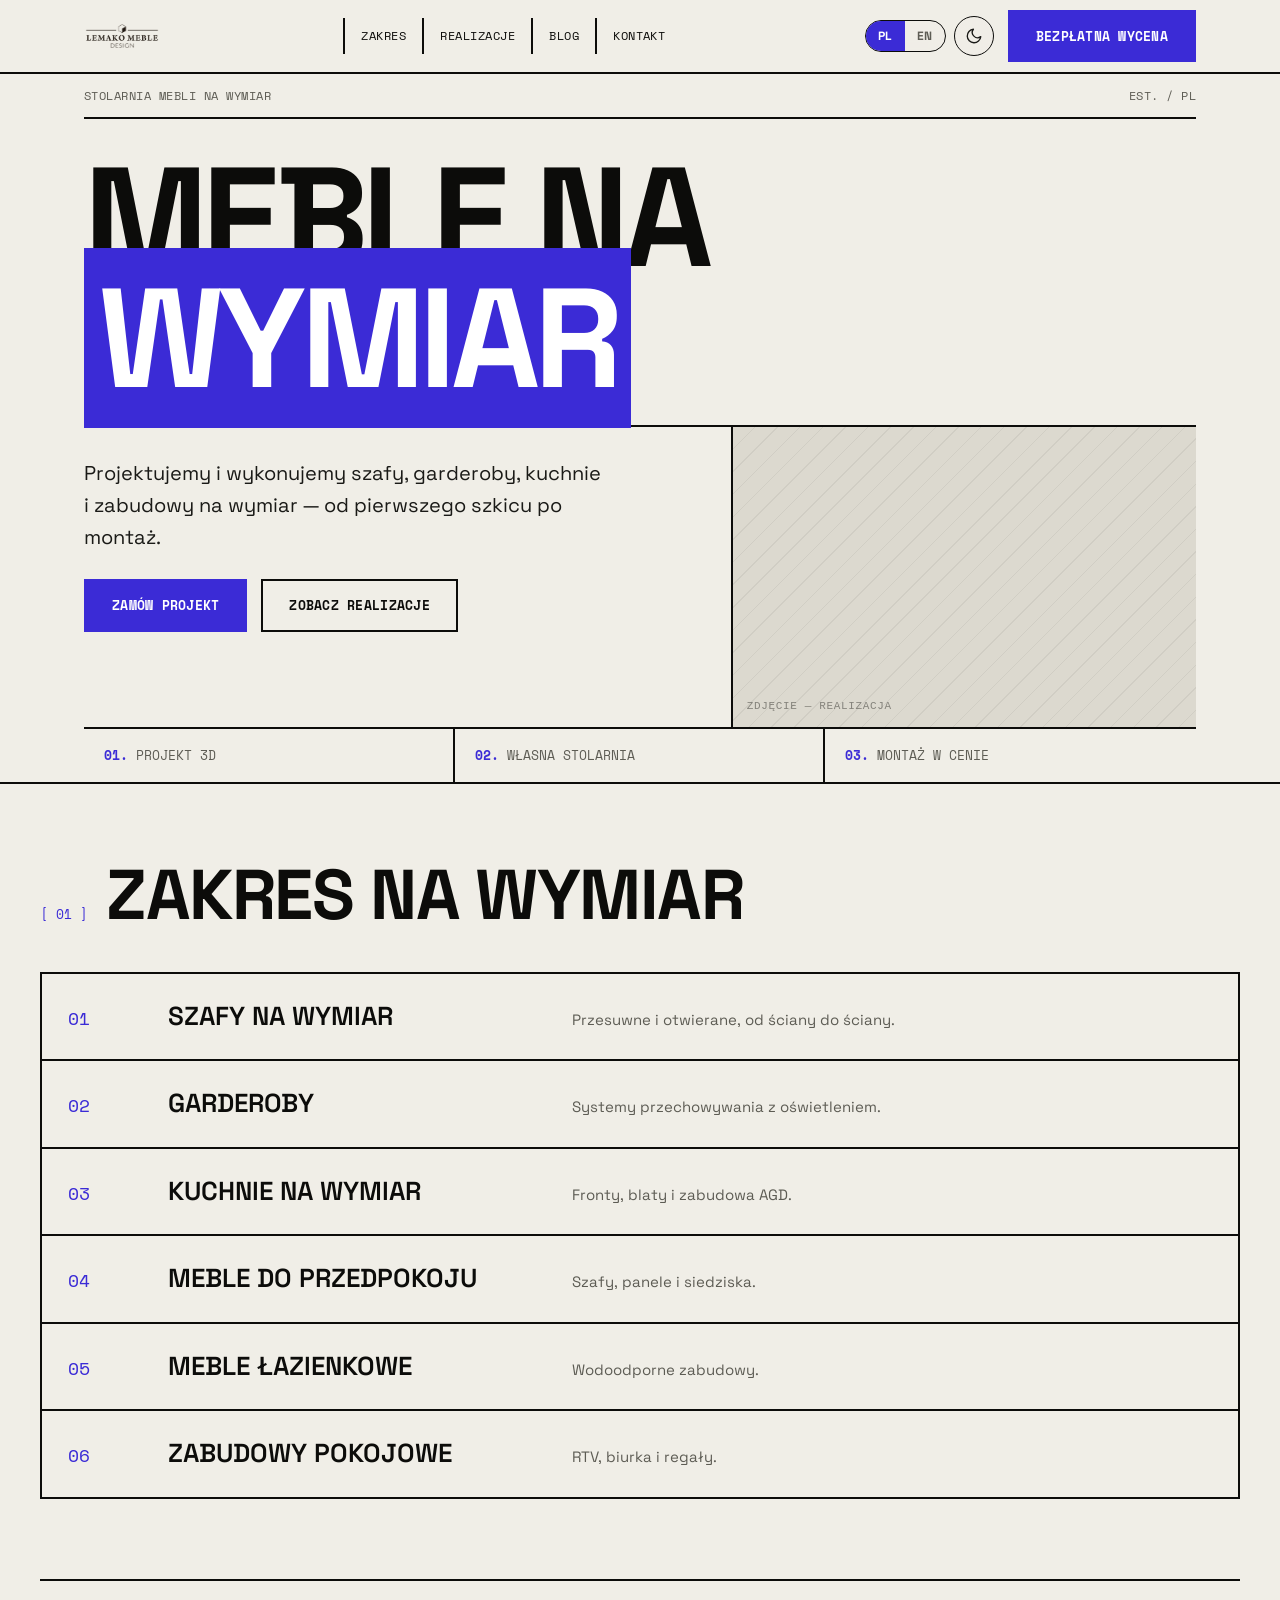
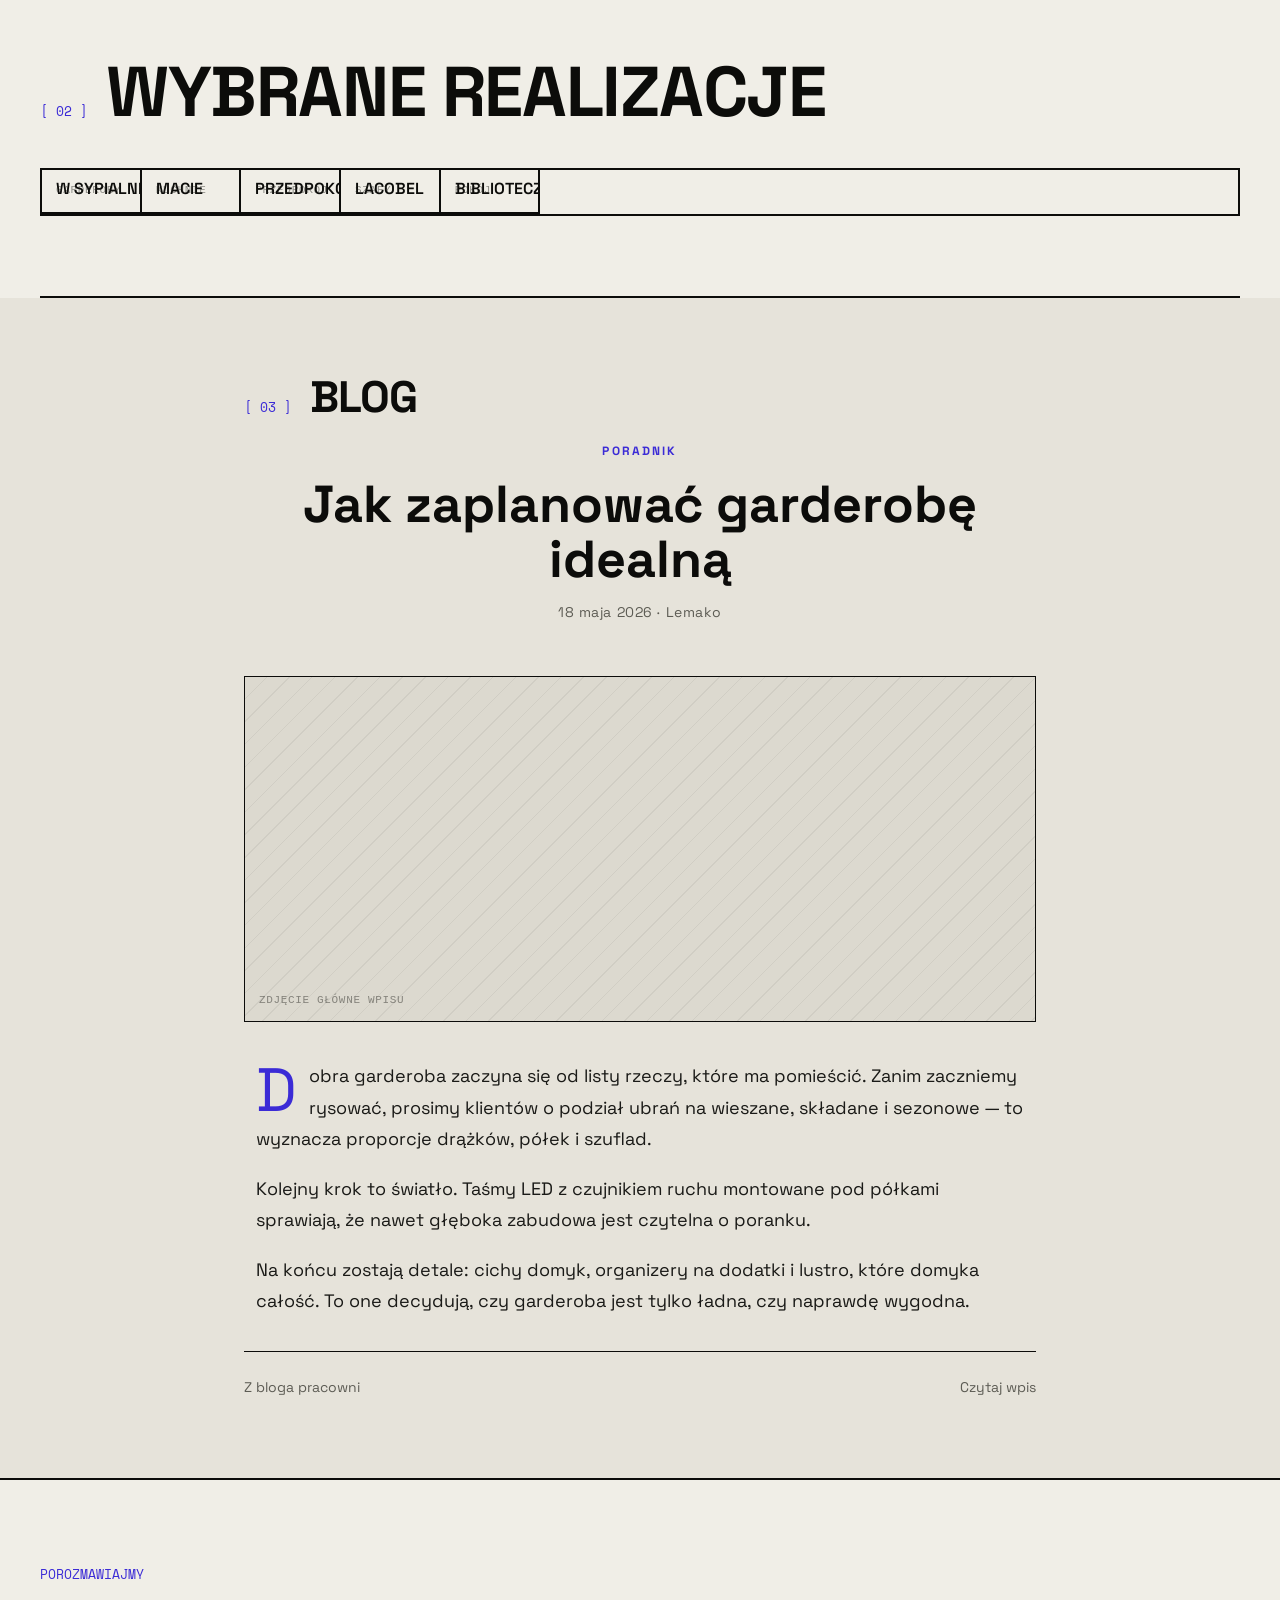
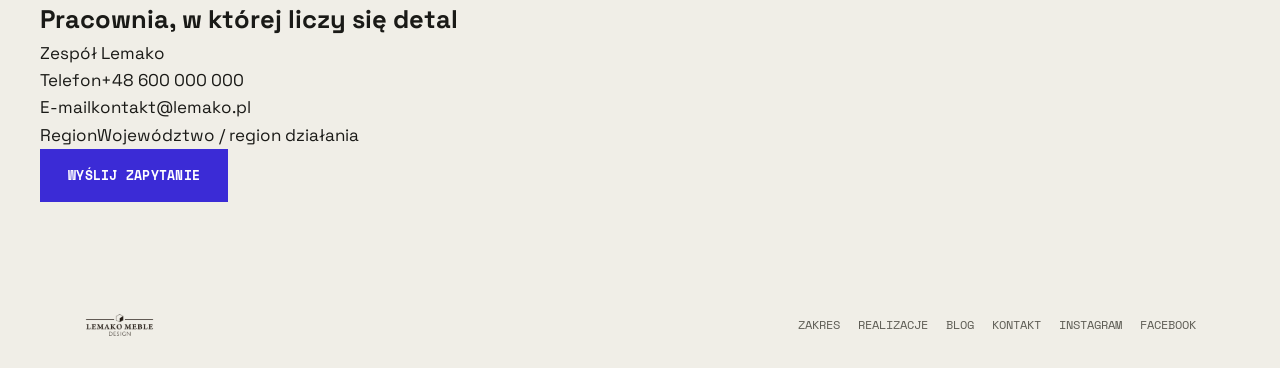
<file: design/Styl-Brutalist.html>
<!DOCTYPE html>
<html lang="pl" data-default-mode="light">
<head>
<meta charset="UTF-8" />
<meta name="viewport" content="width=device-width, initial-scale=1.0" />
<title>Lemako — Brutalist editorial</title>
<link rel="preconnect" href="https://fonts.googleapis.com" />
<link rel="preconnect" href="https://fonts.gstatic.com" crossorigin />
<link href="https://fonts.googleapis.com/css2?family=Space+Grotesk:wght@400;500;600;700&family=Space+Mono:wght@400;700&display=swap" rel="stylesheet" />
<link rel="stylesheet" href="skin-base.css" />
<style>
:root,[data-theme="light"]{
  --bg:#f0eee7; --bg-2:#e6e3da; --surface:#fbfaf5; --text:#1a1a17; --head:#0c0c0a; --muted:#5d5c54;
  --line:#0c0c0a; --accent:#3b2bd6; --accent-2:#2a1fb0; --on-accent:#ffffff; --ph:#dcd9cf;
  --font-sans:"Space Grotesk",system-ui,sans-serif; --font-display:"Space Grotesk",sans-serif;
  --mono:"Space Mono",monospace;
}
[data-theme="dark"]{
  --bg:#0e0e0d; --bg-2:#161614; --surface:#1a1a18; --text:#e6e5df; --head:#fbfaf5; --muted:#9a988d;
  --line:#e6e5df; --accent:#7d6bff; --accent-2:#9385ff; --on-accent:#0c0c0a; --ph:#1c1c1a;
}
body{font-weight:400;}
.bd{border:2px solid var(--line);}
.hd{position:sticky;top:0;z-index:50;background:var(--bg);border-bottom:2px solid var(--line);}
.hd-in{display:flex;align-items:center;justify-content:space-between;height:72px;gap:24px;}
.hd-right{display:flex;align-items:center;gap:14px;flex-shrink:0;}
.hd .chrome{position:static;top:auto;right:auto;backdrop-filter:none;}
.hd img{height:28px;}
.nav{display:flex;gap:0;}
.nav a{font-family:var(--mono);font-size:12px;letter-spacing:.04em;text-transform:uppercase;color:var(--head);padding:8px 16px;border-left:2px solid var(--line);}
.nav a:hover{background:var(--accent);color:var(--on-accent);}
.btn{display:inline-flex;align-items:center;gap:10px;padding:14px 26px;font-family:var(--mono);font-size:13px;font-weight:700;letter-spacing:.02em;text-transform:uppercase;transition:.15s;border:2px solid var(--line);}
.btn-fill{background:var(--accent);color:var(--on-accent);border-color:var(--accent);}
.btn-fill:hover{background:var(--accent-2);}
.btn-out{background:var(--bg);color:var(--head);}
.btn-out:hover{background:var(--head);color:var(--bg);}

/* hero */
.hero{border-bottom:2px solid var(--line);}
.hero-top{display:flex;justify-content:space-between;border-bottom:2px solid var(--line);}
.hero-top .meta{font-family:var(--mono);font-size:12px;text-transform:uppercase;letter-spacing:.04em;color:var(--muted);padding:12px 0;}
.hero h1{font-family:var(--font-display);font-weight:700;font-size:clamp(54px,11vw,170px);line-height:.86;letter-spacing:-.04em;text-transform:uppercase;color:var(--head);padding:38px 0 26px;}
.hero h1 mark{background:var(--accent);color:var(--on-accent);padding:0 .1em;}
.hero-grid{display:grid;grid-template-columns:1.4fr 1fr;border-top:2px solid var(--line);}
.hero-grid .l{padding:30px 40px 36px 0;border-right:2px solid var(--line);}
.hero-grid .l p{font-size:20px;max-width:40ch;color:var(--text);}
.hero-grid .l .row{display:flex;gap:14px;margin-top:26px;flex-wrap:wrap;}
.hero-grid .r{position:relative;background:var(--ph);min-height:300px;}
.hero-grid .r .ph{position:absolute;inset:0;}
.specs{display:grid;grid-template-columns:repeat(3,1fr);border-top:2px solid var(--line);}
.specs div{font-family:var(--mono);font-size:13px;text-transform:uppercase;padding:16px 20px;border-right:2px solid var(--line);color:var(--muted);}
.specs div:last-child{border-right:0;}
.specs b{color:var(--accent);}

/* scope */
.sec{padding:0;}
.block{padding:80px 0;border-bottom:2px solid var(--line);}
.sec-head{display:flex;align-items:baseline;gap:18px;margin-bottom:44px;}
.sec-head .tagn{font-family:var(--mono);font-size:13px;color:var(--accent);text-transform:uppercase;}
.sec-head h2{font-family:var(--font-display);font-weight:700;font-size:clamp(34px,5.5vw,72px);text-transform:uppercase;letter-spacing:-.02em;line-height:.9;color:var(--head);}
.scope{border:2px solid var(--line);}
.scope .it{display:grid;grid-template-columns:80px 1.2fr 2fr;gap:20px;align-items:baseline;padding:22px 26px;border-bottom:2px solid var(--line);transition:.15s;}
.scope .it:last-child{border-bottom:0;}
.scope .it:hover{background:var(--accent);color:var(--on-accent);}
.scope .it:hover *{color:var(--on-accent)!important;}
.scope .n{font-family:var(--mono);font-size:18px;color:var(--accent);}
.scope h3{font-family:var(--font-display);font-weight:600;font-size:26px;text-transform:uppercase;color:var(--head);}
.scope p{color:var(--muted);font-size:15px;}

/* work */
.gal{display:grid;grid-template-columns:repeat(12,1fr);border:2px solid var(--line);}
.gal .g{border-right:2px solid var(--line);border-bottom:2px solid var(--line);position:relative;overflow:hidden;}
.gal .g .ph{width:100%;height:100%;min-height:0;}
.gal .g .cap{position:absolute;inset:auto 0 0 0;background:var(--bg);border-top:2px solid var(--line);padding:10px 14px;display:flex;justify-content:space-between;gap:10px;align-items:center;}
.gal .g .cap h3{font-family:var(--font-display);font-weight:600;font-size:16px;text-transform:uppercase;color:var(--head);}
.gal .g .cap .c{font-family:var(--mono);font-size:10px;text-transform:uppercase;color:var(--accent);}
.ga{grid-column:span 8;height:440px;}
.gb{grid-column:span 4;height:440px;border-right:0;}
.gc{grid-column:span 4;height:280px;border-bottom:0;}
.gd{grid-column:span 4;height:280px;border-bottom:0;}
.ge{grid-column:span 4;height:280px;border-bottom:0;border-right:0;}

/* contact */
.contact .grid{display:grid;grid-template-columns:1fr 1fr;border:2px solid var(--line);}
.contact .l{padding:48px 40px;border-right:2px solid var(--line);}
.contact h2{font-family:var(--font-display);font-weight:700;font-size:clamp(36px,5.4vw,76px);text-transform:uppercase;letter-spacing:-.02em;line-height:.9;color:var(--head);}
.contact .l p{color:var(--muted);margin-top:18px;font-size:17px;max-width:36ch;}
.contact .r{padding:0;}
.contact .row{display:flex;justify-content:space-between;gap:14px;padding:20px 28px;border-bottom:2px solid var(--line);align-items:center;}
.contact .r .row:last-child{border-bottom:0;}
.contact .k{font-family:var(--mono);font-size:12px;text-transform:uppercase;color:var(--muted);}
.contact .val{font-family:var(--font-display);font-weight:600;font-size:20px;color:var(--head);}
.contact .val:hover{color:var(--accent);}
.contact .send{padding:24px 28px;}
.contact .send .btn{width:100%;justify-content:center;}

/* footer */
.ft{padding:30px 0;}
.ft-in{display:flex;justify-content:space-between;align-items:center;gap:20px;flex-wrap:wrap;}
.ft img{height:26px;}
.ft .links{display:flex;gap:18px;flex-wrap:wrap;font-family:var(--mono);font-size:12px;text-transform:uppercase;color:var(--muted);}
.ft .links a:hover{color:var(--accent);}

@media(max-width:880px){
  .nav{display:none;}
  .hero h1{font-size:clamp(40px,13vw,90px);}
  .hero-grid{grid-template-columns:1fr;}
  .hero-grid .l{border-right:0;border-bottom:2px solid var(--line);padding-right:0;}
  .specs{grid-template-columns:1fr;}
  .specs div{border-right:0;border-bottom:2px solid var(--line);}
  .scope .it{grid-template-columns:50px 1fr;}
  .scope p{display:none;}
  .gal .g{grid-column:span 12!important;height:260px!important;border-right:0;}
  .contact .grid{grid-template-columns:1fr;}
  .contact .l{border-right:0;border-bottom:2px solid var(--line);}
}
</style>
</head>
<body>
<header class="hd"><div class="wrap hd-in">
  <img data-logo alt="Lemako Meble Design" />
  <nav class="nav">
    <a href="#scope" data-i18n="nav.collections">Zakres</a>
    <a href="#work" data-i18n="nav.work">Realizacje</a>
    <a href="#journal" data-i18n="nav.journal">Blog</a>
    <a href="#contact" data-i18n="nav.contact">Kontakt</a>
  </nav>
  <div class="hd-right">
    <div class="chrome">
      <div class="lang"><button data-set-lang="pl">PL</button><button data-set-lang="en">EN</button></div>
      <button class="mode" data-toggle-mode><span class="ic"></span><span data-mode-label></span></button>
    </div>
    <a href="#contact" class="btn btn-fill" data-i18n="cta.quote">Bezpłatna wycena</a>
  </div>
</div></header>

<section class="hero"><div class="wrap">
  <div class="hero-top">
    <span class="meta" data-bind="hero.eyebrow">Stolarnia mebli na wymiar</span>
    <span class="meta">EST. / PL</span>
  </div>
  <h1>Meble na <mark>wymiar</mark></h1>
  <div class="hero-grid">
    <div class="l">
      <p data-bind="hero.subtitle">Projektujemy i wykonujemy meble na wymiar.</p>
      <div class="row">
        <a href="#contact" class="btn btn-fill" data-i18n="cta.project">Zamów projekt</a>
        <a href="#work" class="btn btn-out" data-i18n="cta.work">Zobacz realizacje</a>
      </div>
    </div>
    <div class="r"><div class="ph"><span>zdjęcie — realizacja</span></div></div>
  </div>
  <div class="specs"><div><b>01.</b> Projekt 3D</div><div><b>02.</b> Własna stolarnia</div><div><b>03.</b> Montaż w cenie</div></div>
</div></section>

<section class="sec"><div class="wrap block" id="scope">
  <div class="sec-head"><span class="tagn">[ 01 ]</span><h2 data-i18n="head.scopeTitle">Zakres na wymiar</h2></div>
  <div class="scope" data-list="services" data-limit="6">
    <template><div class="it" data-list-item>
      <span class="n" data-bind="#num">01</span>
      <h3 data-bind="title"></h3>
      <p data-bind="desc"></p>
    </div></template>
  </div>
</div></section>

<section class="sec"><div class="wrap block" id="work">
  <div class="sec-head"><span class="tagn">[ 02 ]</span><h2 data-i18n="head.workTitle">Wybrane realizacje</h2></div>
  <div class="gal" data-list="projects" data-limit="5">
    <template><div class="g" data-list-item>
      <div class="ph"><span data-ph="cat">realizacja</span></div>
      <div class="cap"><h3 data-bind="title"></h3><span class="c" data-cat="category"></span></div>
    </div></template>
  </div>
</div></section>

<section class="sec post" id="journal"><div class="block" style="border-bottom:2px solid var(--line);"><div class="post-wrap">
  <div class="sec-head" style="margin-bottom:18px;"><span class="tagn">[ 03 ]</span><h2 style="font-size:clamp(28px,4vw,44px);" data-i18n="head.journal">Blog</h2></div>
  <div class="head">
    <span class="cat" data-bind="blog.0.category">Poradnik</span>
    <h1 class="ttl" data-bind="blog.0.title">Tytuł wpisu</h1>
    <div class="meta"><span data-bind-date="blog.0.date"></span> · Lemako</div>
  </div>
  <div class="cover ph"><span>zdjęcie główne wpisu</span></div>
  <div class="body" data-bind-html="blog.0.body"></div>
  <div class="more"><a href="#journal" data-i18n="head.journalTitle">Z bloga pracowni</a><div class="other"><a href="#contact" data-i18n="head.readMore">Czytaj wpis</a></div></div>
</div></div></section>

<section class="sec"><div class="wrap block" id="contact" style="border-bottom:0;">
  <div class="grid">
    <div class="l">
      <span class="tagn" style="font-family:var(--mono);color:var(--accent);text-transform:uppercase;font-size:13px;" data-i18n="head.contact">Porozmawiajmy</span>
      <h2 style="margin-top:12px;" data-bind="about.title">Pracownia, w której liczy się detal</h2>
      <p data-bind="about.signature"></p>
    </div>
    <div class="r">
      <div class="row"><span class="k" data-i18n="label.phone">Telefon</span><a class="val" data-href-tel data-bind="contact.phone">+48 600 000 000</a></div>
      <div class="row"><span class="k" data-i18n="label.email">E-mail</span><a class="val" data-href-mail data-bind="contact.email">kontakt@lemako.pl</a></div>
      <div class="row"><span class="k" data-i18n="label.city">Region</span><span class="val" data-bind="contact.city"></span></div>
      <div class="send"><a href="#" data-href-mail class="btn btn-fill" data-i18n="cta.send">Wyślij zapytanie</a></div>
    </div>
  </div>
</div></section>

<footer class="ft"><div class="wrap ft-in">
  <img data-logo alt="Lemako" />
  <nav class="links">
    <a href="#scope" data-i18n="nav.collections">Zakres</a>
    <a href="#work" data-i18n="nav.work">Realizacje</a>
    <a href="#journal" data-i18n="nav.journal">Blog</a>
    <a href="#contact" data-i18n="nav.contact">Kontakt</a>
    <a data-social="instagram" href="#">Instagram</a>
    <a data-social="facebook" href="#">Facebook</a>
  </nav>
</div></footer>

<script src="lemako-core.js"></script>
</body>
</html>
</file>
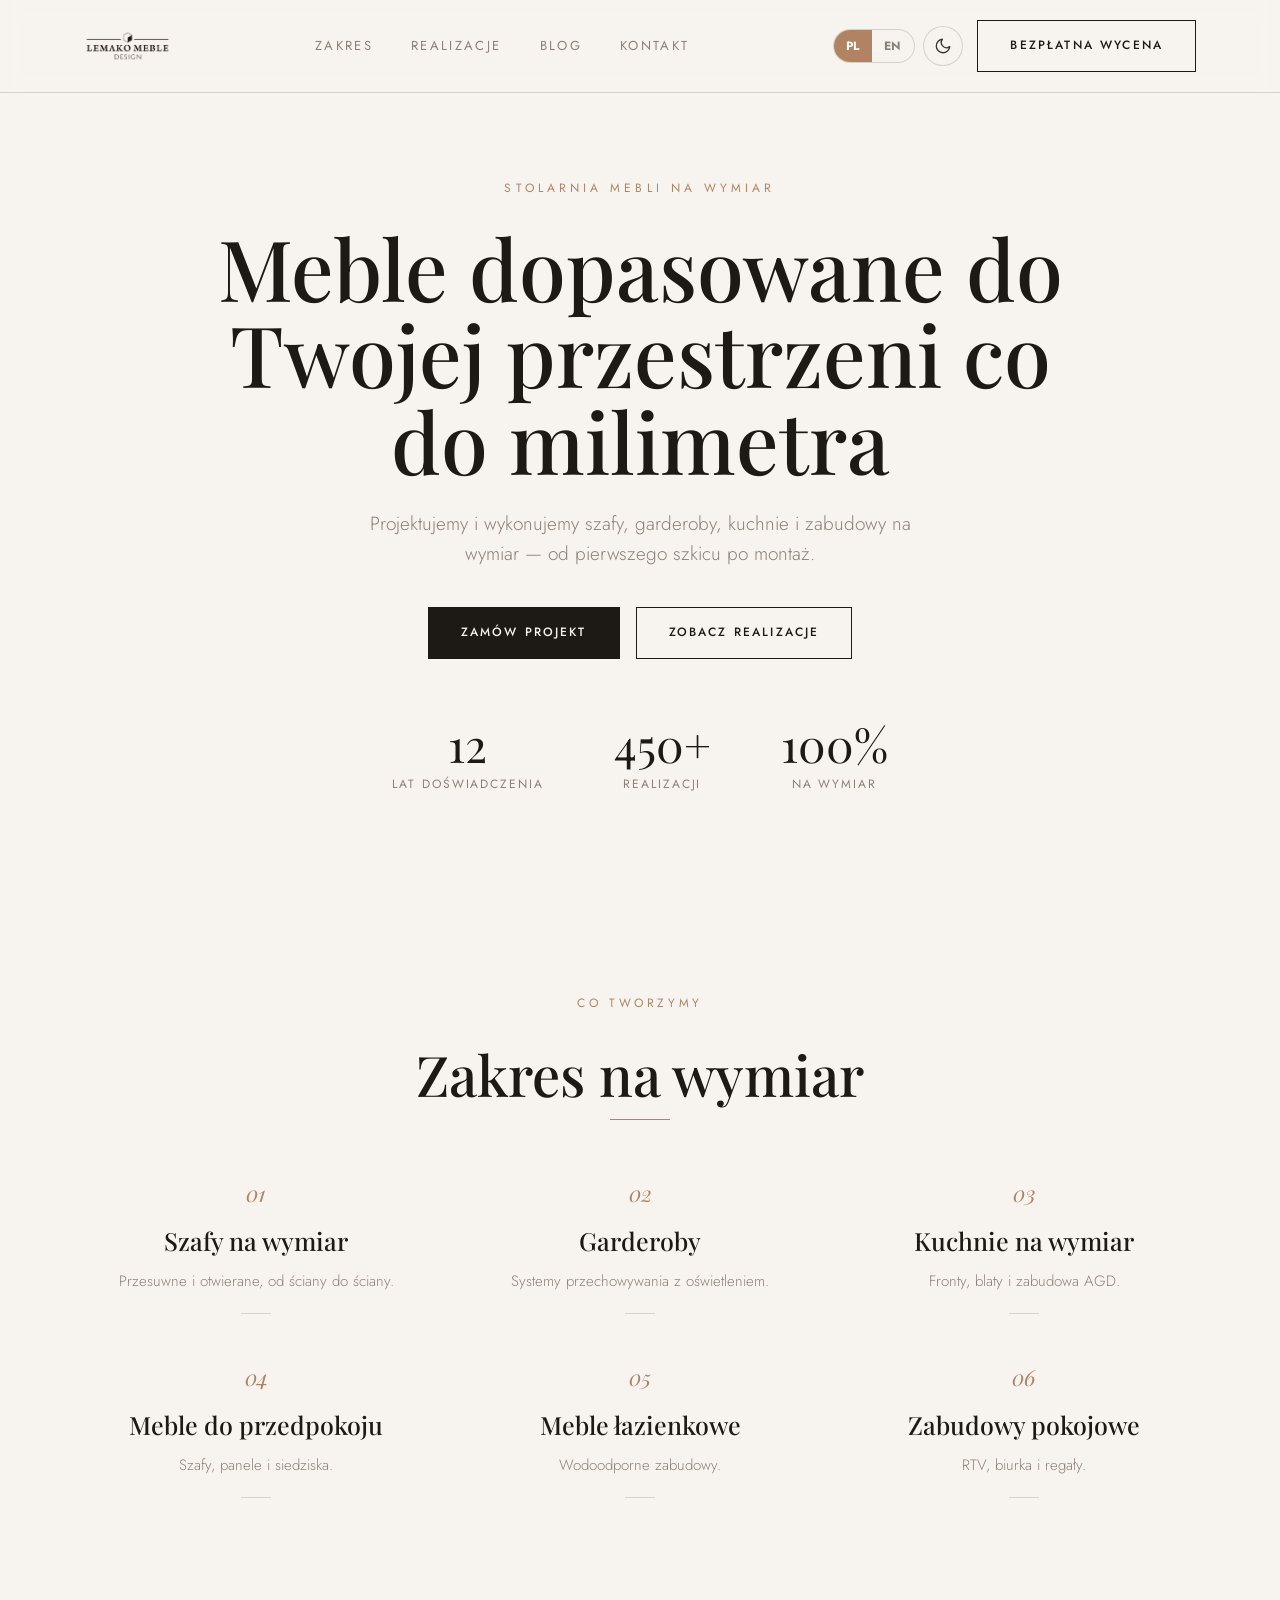
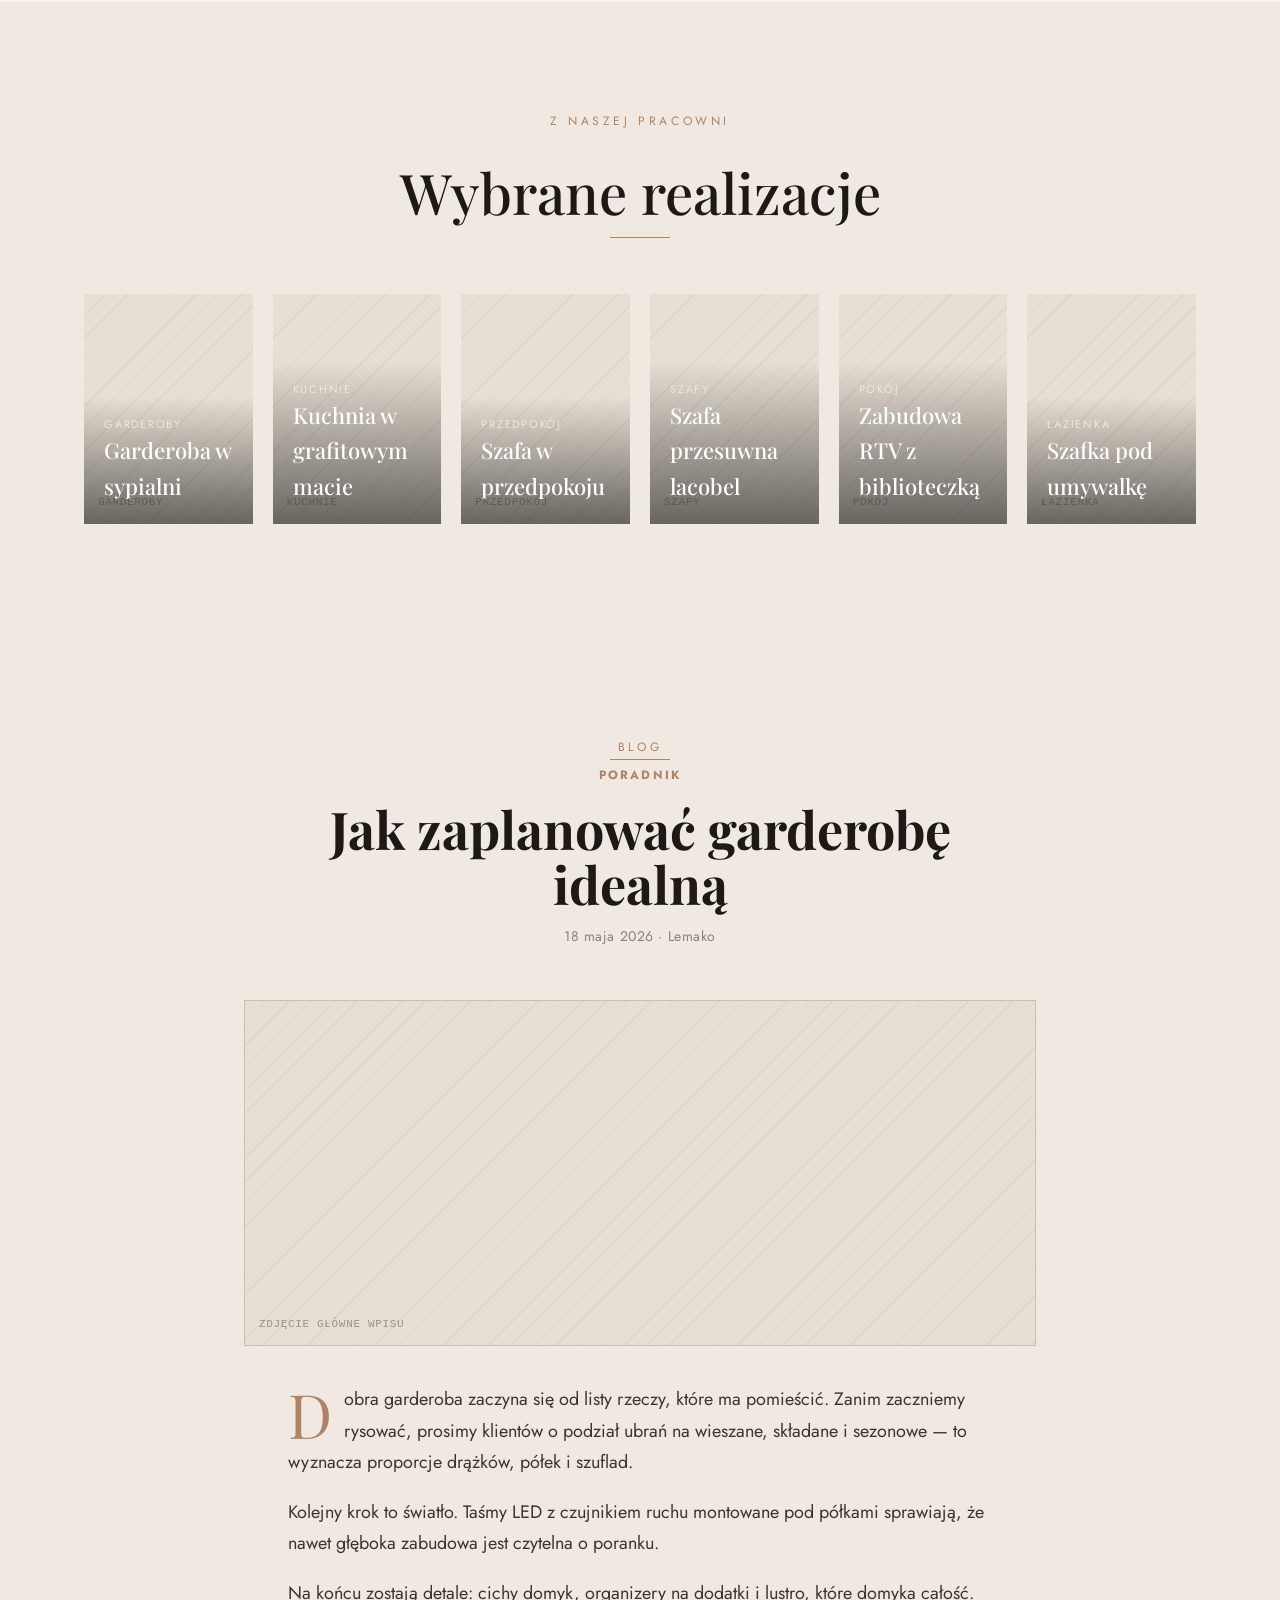
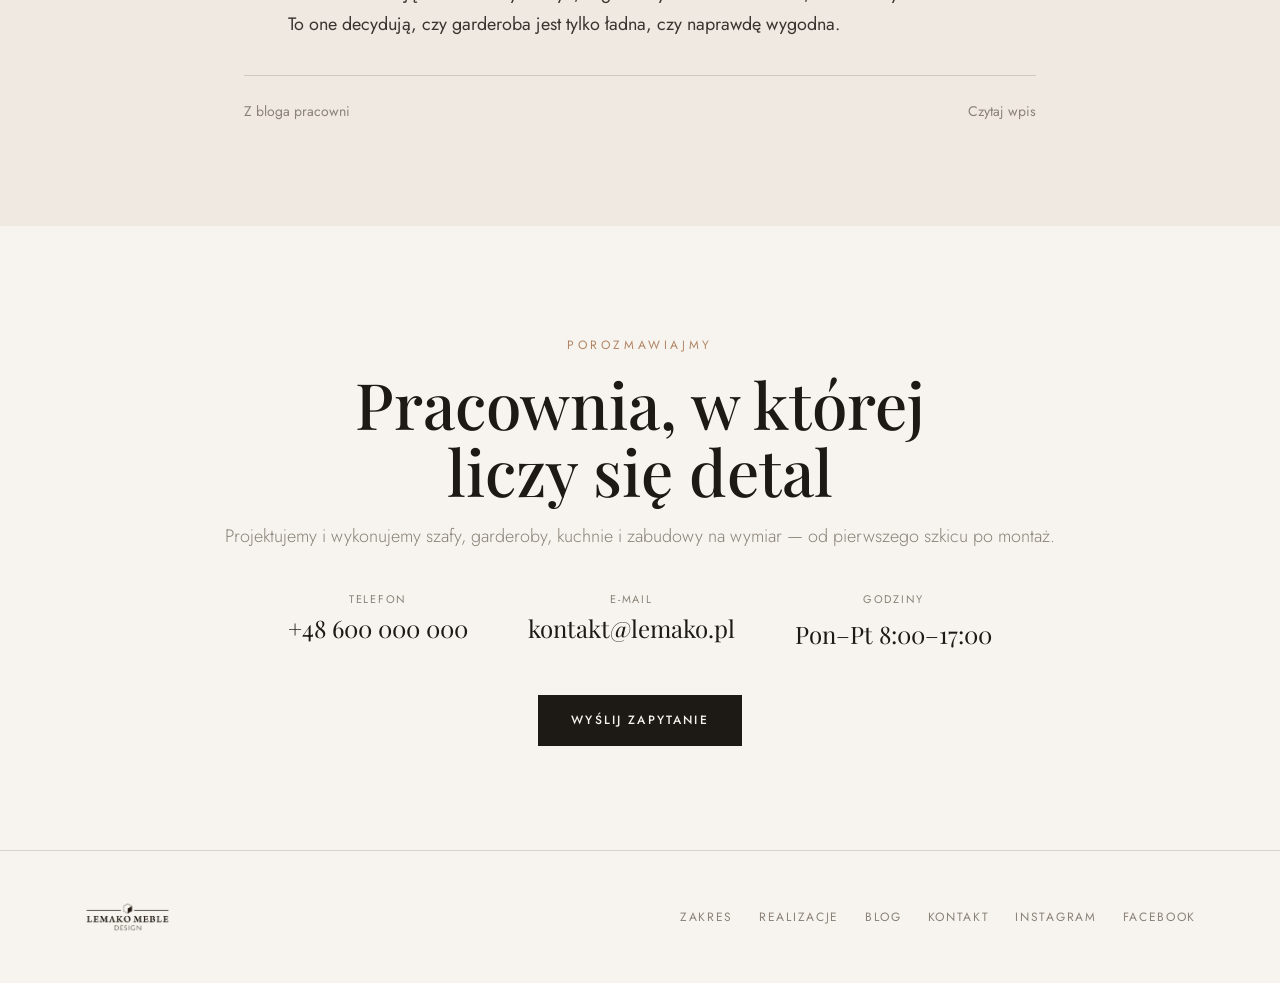
<file: design/Styl-Glamour.html>
<!DOCTYPE html>
<html lang="pl" data-default-mode="light">
<head>
<meta charset="UTF-8" />
<meta name="viewport" content="width=device-width, initial-scale=1.0" />
<title>Lemako — Glamour boutique</title>
<link rel="preconnect" href="https://fonts.googleapis.com" />
<link rel="preconnect" href="https://fonts.gstatic.com" crossorigin />
<link href="https://fonts.googleapis.com/css2?family=Playfair+Display:ital,wght@0,500;0,600;1,500&family=Jost:wght@300;400;500&display=swap" rel="stylesheet" />
<link rel="stylesheet" href="skin-base.css" />
<style>
:root,[data-theme="light"]{
  --bg:#f7f4ef; --bg-2:#efe9e1; --surface:#ffffff; --text:#3a352f; --head:#1d1a16; --muted:#8a8278;
  --line:rgba(40,34,28,.16); --accent:#b08463; --accent-2:#c39a78; --on-accent:#fffaf3; --ph:#e7dfd4;
  --font-sans:"Jost",system-ui,sans-serif; --font-display:"Playfair Display",Georgia,serif;
}
[data-theme="dark"]{
  --bg:#1a1714; --bg-2:#211d19; --surface:#241f1a; --text:#e4ddd2; --head:#f7f1e7; --muted:#a59a8b;
  --line:rgba(214,184,140,.22); --accent:#cda37a; --accent-2:#dcb88f; --on-accent:#1a1410; --ph:#241f1a;
}
.thin{font-weight:300;}
.hd{position:sticky;top:0;z-index:50;background:color-mix(in srgb,var(--bg) 88%,transparent);backdrop-filter:blur(10px);border-bottom:1px solid var(--line);}
.hd-in{display:flex;align-items:center;justify-content:space-between;height:92px;gap:24px;}
.hd-right{display:flex;align-items:center;gap:14px;flex-shrink:0;}
.hd .chrome{position:static;top:auto;right:auto;backdrop-filter:none;}
.hd img{height:32px;}
.nav{display:flex;gap:38px;}
.nav a{font-size:13px;letter-spacing:.18em;text-transform:uppercase;font-weight:400;color:var(--muted);}
.nav a:hover{color:var(--accent);}
.btn{display:inline-flex;align-items:center;gap:10px;padding:15px 32px;font-size:12px;font-weight:500;letter-spacing:.18em;text-transform:uppercase;transition:.3s;border:1px solid var(--head);white-space:nowrap;}
.btn-fill{background:var(--head);color:var(--bg);border-color:var(--head);}
.btn-fill:hover{background:var(--accent);border-color:var(--accent);color:var(--on-accent);}
.btn-out{color:var(--head);}
.btn-out:hover{background:var(--head);color:var(--bg);}

/* hero */
.hero{padding:80px 0 90px;text-align:center;}
.hero .kick{font-size:12px;letter-spacing:.34em;text-transform:uppercase;color:var(--accent);}
.hero h1{font-family:var(--font-display);font-weight:500;font-size:clamp(46px,6.6vw,96px);line-height:1.02;color:var(--head);margin:24px auto 0;max-width:18ch;}
.hero h1 i{color:var(--accent);}
.hero p{color:var(--muted);font-size:19px;max-width:50ch;margin:26px auto 0;font-weight:300;}
.hero-cta{display:flex;gap:16px;justify-content:center;margin-top:38px;flex-wrap:wrap;}
.hairline{width:60px;height:1px;background:var(--accent);margin:0 auto;}
.stats{display:flex;justify-content:center;gap:70px;margin-top:62px;flex-wrap:wrap;}
.stats .v{font-family:var(--font-display);font-size:46px;color:var(--head);line-height:1;}
.stats .l{font-size:12px;letter-spacing:.16em;text-transform:uppercase;color:var(--muted);margin-top:8px;}

/* scope */
.sec-head{text-align:center;margin-bottom:56px;}
.sec-head .kick{font-size:12px;letter-spacing:.3em;text-transform:uppercase;color:var(--accent);}
.sec-head h2{font-family:var(--font-display);font-size:clamp(32px,4.4vw,56px);color:var(--head);margin-top:14px;font-weight:500;}
.scope{display:grid;grid-template-columns:repeat(3,1fr);gap:46px 40px;}
.scope .it{text-align:center;}
.scope .n{font-family:var(--font-display);font-style:italic;font-size:22px;color:var(--accent);}
.scope h3{font-family:var(--font-display);font-size:25px;color:var(--head);margin-top:10px;font-weight:500;}
.scope p{color:var(--muted);font-size:15px;margin-top:8px;font-weight:300;}
.scope .it::after{content:"";display:block;width:30px;height:1px;background:var(--line);margin:20px auto 0;}

/* work */
.work{background:var(--bg-2);}
.gal{display:grid;grid-template-columns:repeat(6,1fr);gap:20px;grid-auto-rows:230px;}
.gal .g{overflow:hidden;position:relative;}
.gal .g .ph{width:100%;height:100%;min-height:0;}
.gal .g .cap{position:absolute;inset:auto 0 0 0;padding:20px;background:linear-gradient(transparent,color-mix(in srgb,#000 55%,transparent));}
.gal .g .cap .c{font-size:11px;letter-spacing:.16em;text-transform:uppercase;color:#f0e6d8;}
.gal .g .cap h3{font-family:var(--font-display);font-size:22px;color:#fff;font-weight:500;}
.g1{grid-column:span 4;grid-row:span 2;}
.g2{grid-column:span 2;}
.g3{grid-column:span 2;}
.g4{grid-column:span 2;}
.g5{grid-column:span 2;}
.g6{grid-column:span 2;}

/* contact */
.contact{text-align:center;}
.contact h2{font-family:var(--font-display);font-size:clamp(36px,5vw,68px);color:var(--head);font-weight:500;max-width:18ch;margin:0 auto;line-height:1.04;}
.contact p{color:var(--muted);margin-top:18px;font-size:18px;font-weight:300;}
.cinfo{display:flex;justify-content:center;gap:60px;margin-top:40px;flex-wrap:wrap;}
.cinfo .k{font-size:11px;letter-spacing:.16em;text-transform:uppercase;color:var(--muted);}
.cinfo .val{font-family:var(--font-display);font-size:24px;color:var(--head);margin-top:6px;}
.cinfo .val:hover{color:var(--accent);}
.contact .btn{margin-top:42px;}

/* footer */
.ft{border-top:1px solid var(--line);padding:50px 0;}
.ft-in{display:flex;justify-content:space-between;align-items:center;gap:24px;flex-wrap:wrap;}
.ft img{height:32px;}
.ft .links{display:flex;gap:26px;flex-wrap:wrap;font-size:12px;letter-spacing:.14em;text-transform:uppercase;color:var(--muted);}
.ft .links a:hover{color:var(--accent);}

@media(max-width:860px){
  .nav{display:none;}
  .scope{grid-template-columns:1fr 1fr;}
  .gal{grid-template-columns:repeat(2,1fr);}
  .g1,.g2,.g3,.g4,.g5,.g6{grid-column:span 2;grid-row:span 1;}
}
</style>
</head>
<body>
<header class="hd"><div class="wrap hd-in">
  <img data-logo alt="Lemako Meble Design" />
  <nav class="nav">
    <a href="#scope" data-i18n="nav.collections">Zakres</a>
    <a href="#work" data-i18n="nav.work">Realizacje</a>
    <a href="#journal" data-i18n="nav.journal">Blog</a>
    <a href="#contact" data-i18n="nav.contact">Kontakt</a>
  </nav>
  <div class="hd-right">
    <div class="chrome">
      <div class="lang"><button data-set-lang="pl">PL</button><button data-set-lang="en">EN</button></div>
      <button class="mode" data-toggle-mode><span class="ic"></span><span data-mode-label></span></button>
    </div>
    <a href="#contact" class="btn btn-out" data-i18n="cta.quote">Bezpłatna wycena</a>
  </div>
</div></header>

<section class="hero"><div class="wrap">
  <span class="kick" data-bind="hero.eyebrow">Stolarnia mebli na wymiar</span>
  <h1 data-bind="hero.title">Meble dopasowane do Twojej przestrzeni</h1>
  <p data-bind="hero.subtitle">Projektujemy i wykonujemy meble na wymiar.</p>
  <div class="hero-cta">
    <a href="#contact" class="btn btn-fill" data-i18n="cta.project">Zamów projekt</a>
    <a href="#work" class="btn btn-out" data-i18n="cta.work">Zobacz realizacje</a>
  </div>
  <div class="stats" data-list="stats" style="margin-top:62px;">
    <template><div class="st" data-list-item style="text-align:center;"><div class="v" data-bind="v"></div><div class="l" data-bind="l"></div></div></template>
  </div>
</div></section>

<section class="sec" id="scope"><div class="wrap">
  <div class="sec-head"><span class="kick" data-i18n="head.scope">Co tworzymy</span><h2 data-i18n="head.scopeTitle">Zakres na wymiar</h2><div class="hairline"></div></div>
  <div class="scope" data-list="services" data-limit="6">
    <template><div class="it" data-list-item>
      <div class="n" data-bind="#num">01</div>
      <h3 data-bind="title"></h3>
      <p data-bind="desc"></p>
    </div></template>
  </div>
</div></section>

<section class="sec work" id="work"><div class="wrap">
  <div class="sec-head"><span class="kick" data-i18n="head.work">Z naszej pracowni</span><h2 data-i18n="head.workTitle">Wybrane realizacje</h2><div class="hairline"></div></div>
  <div class="gal" data-list="projects" data-limit="6">
    <template><div class="g" data-list-item>
      <div class="ph"><span data-ph="cat">realizacja</span></div>
      <div class="cap"><div class="c" data-cat="category"></div><h3 data-bind="title"></h3></div>
    </div></template>
  </div>
</div></section>

<section class="sec post" id="journal"><div class="post-wrap">
  <div class="sec-head" style="margin-bottom:0;"><span class="kick" data-i18n="head.journal">Blog</span><div class="hairline"></div></div>
  <div class="head">
    <span class="cat" data-bind="blog.0.category">Poradnik</span>
    <h1 class="ttl" data-bind="blog.0.title">Tytuł wpisu</h1>
    <div class="meta"><span data-bind-date="blog.0.date"></span> · Lemako</div>
  </div>
  <div class="cover ph"><span>zdjęcie główne wpisu</span></div>
  <div class="body" data-bind-html="blog.0.body"></div>
  <div class="more"><a href="#journal" data-i18n="head.journalTitle">Z bloga pracowni</a><div class="other"><a href="#contact" data-i18n="head.readMore">Czytaj wpis</a></div></div>
</div></section>

<section class="sec contact" id="contact"><div class="wrap">
  <span class="kick" style="font-size:12px;letter-spacing:.3em;text-transform:uppercase;color:var(--accent);" data-i18n="head.contact">Porozmawiajmy</span>
  <h2 class="display" style="margin-top:14px;" data-bind="about.title">Pracownia, w której liczy się detal</h2>
  <p data-bind="hero.subtitle"></p>
  <div class="cinfo">
    <div><div class="k" data-i18n="label.phone">Telefon</div><a class="val" data-href-tel data-bind="contact.phone">+48 600 000 000</a></div>
    <div><div class="k" data-i18n="label.email">E-mail</div><a class="val" data-href-mail data-bind="contact.email">kontakt@lemako.pl</a></div>
    <div><div class="k" data-i18n="label.hours">Godziny</div><div class="val" data-bind="contact.hours"></div></div>
  </div>
  <a href="#" data-href-mail class="btn btn-fill" data-i18n="cta.send">Wyślij zapytanie</a>
</div></section>

<footer class="ft"><div class="wrap ft-in">
  <img data-logo alt="Lemako" />
  <nav class="links">
    <a href="#scope" data-i18n="nav.collections">Zakres</a>
    <a href="#work" data-i18n="nav.work">Realizacje</a>
    <a href="#journal" data-i18n="nav.journal">Blog</a>
    <a href="#contact" data-i18n="nav.contact">Kontakt</a>
    <a data-social="instagram" href="#">Instagram</a>
    <a data-social="facebook" href="#">Facebook</a>
  </nav>
</div></footer>

<script src="lemako-core.js"></script>
</body>
</html>
</file>
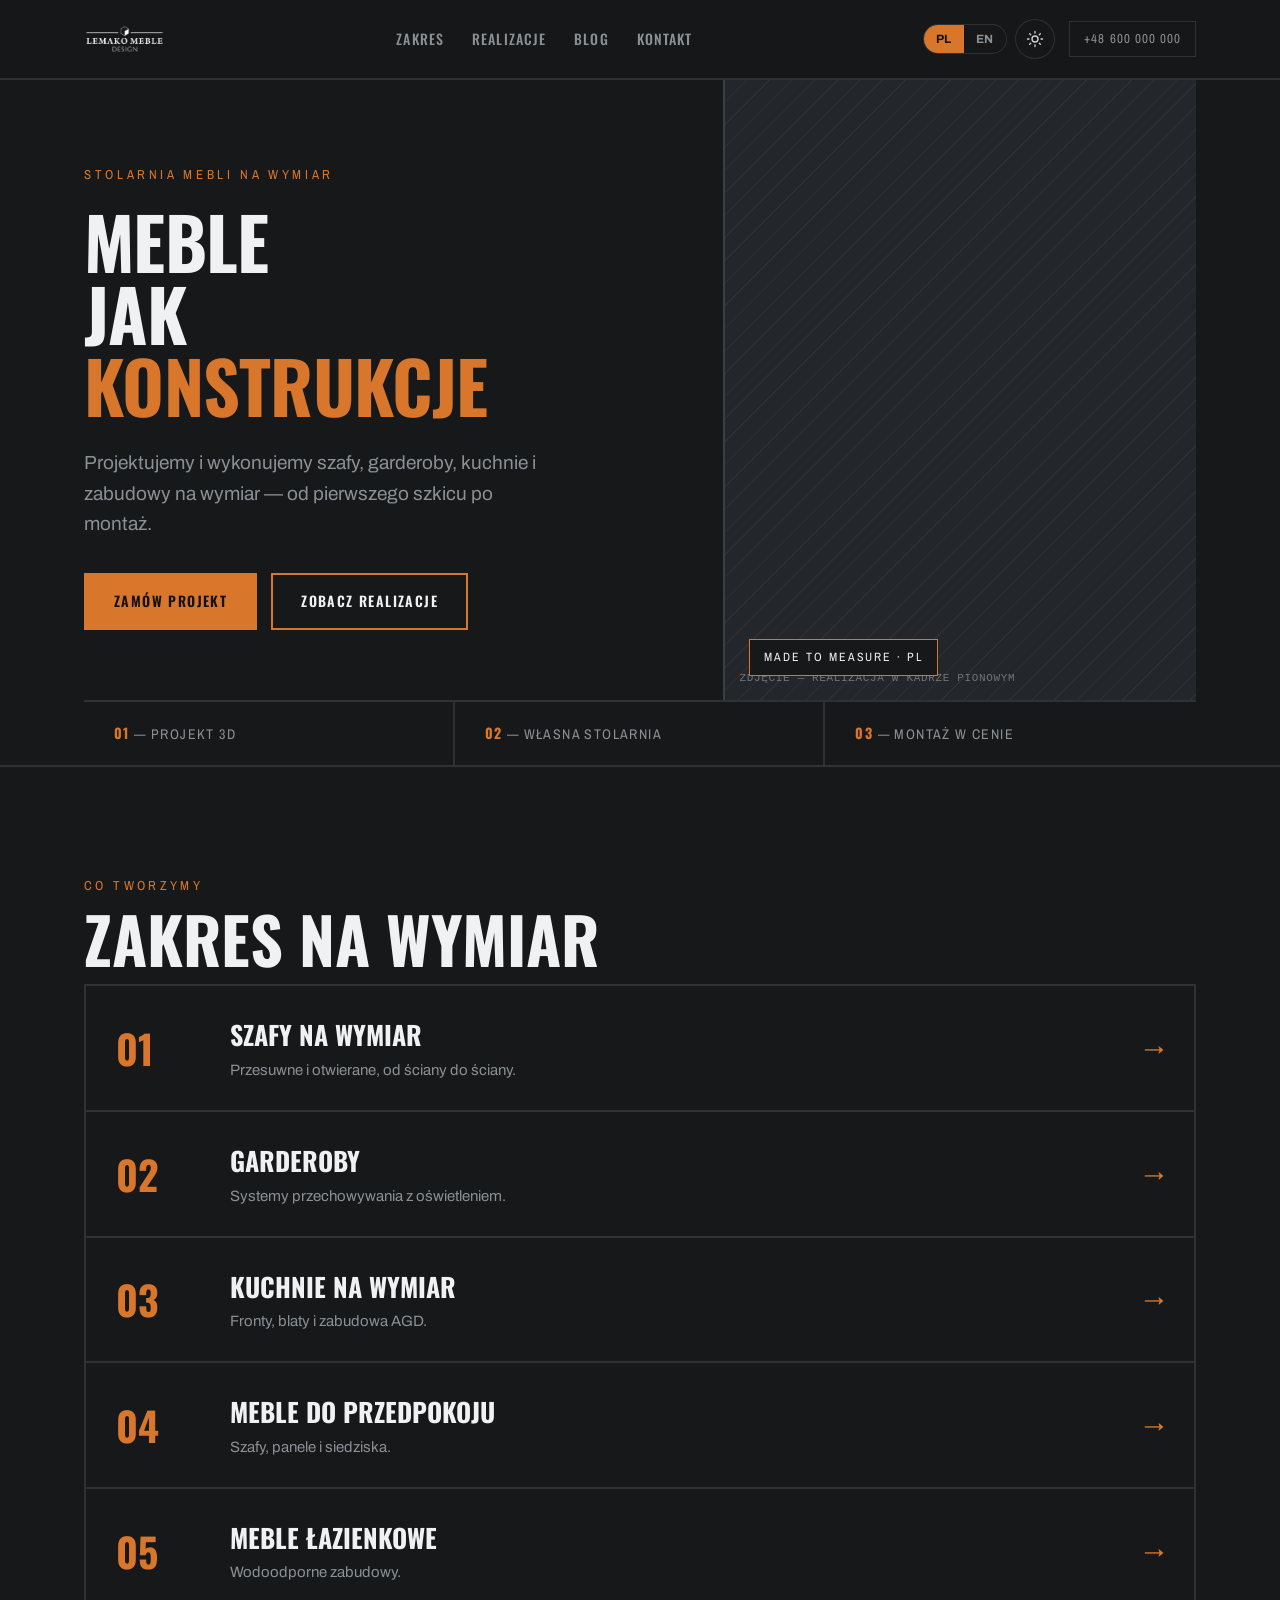
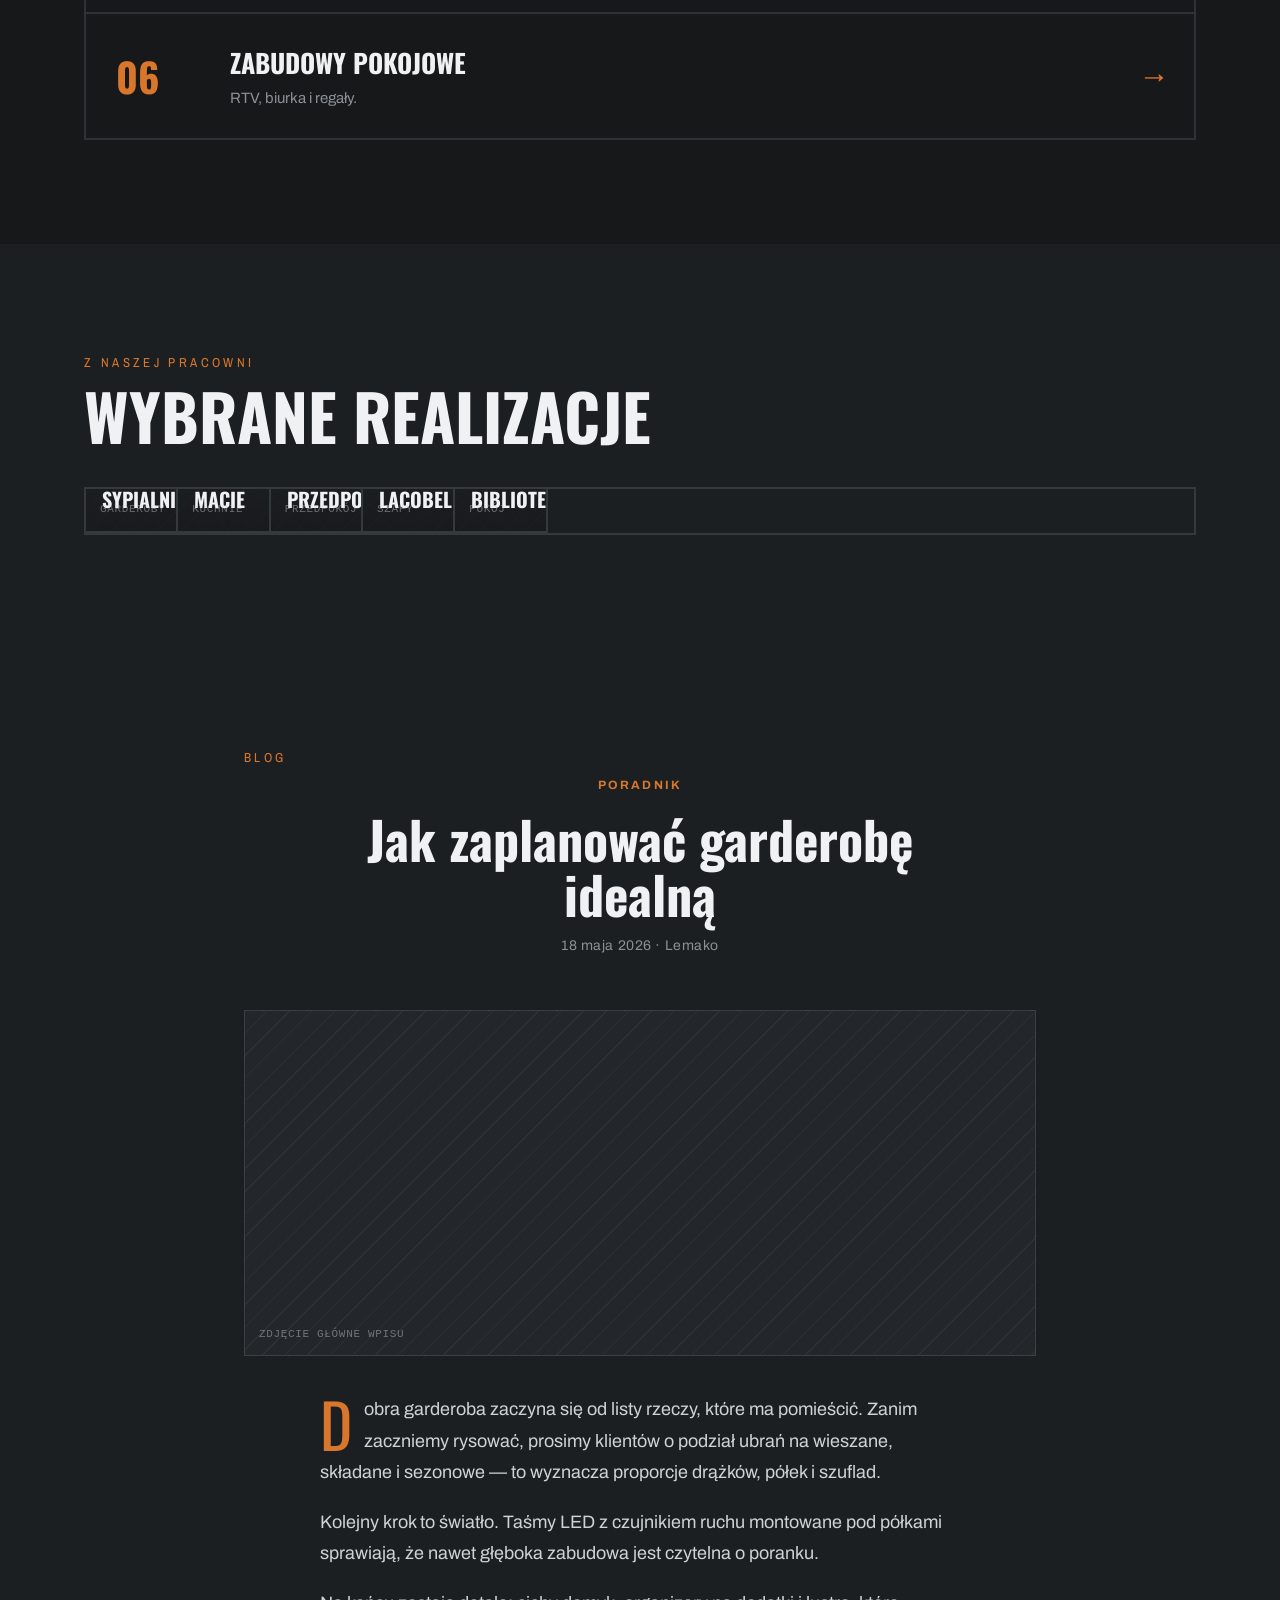
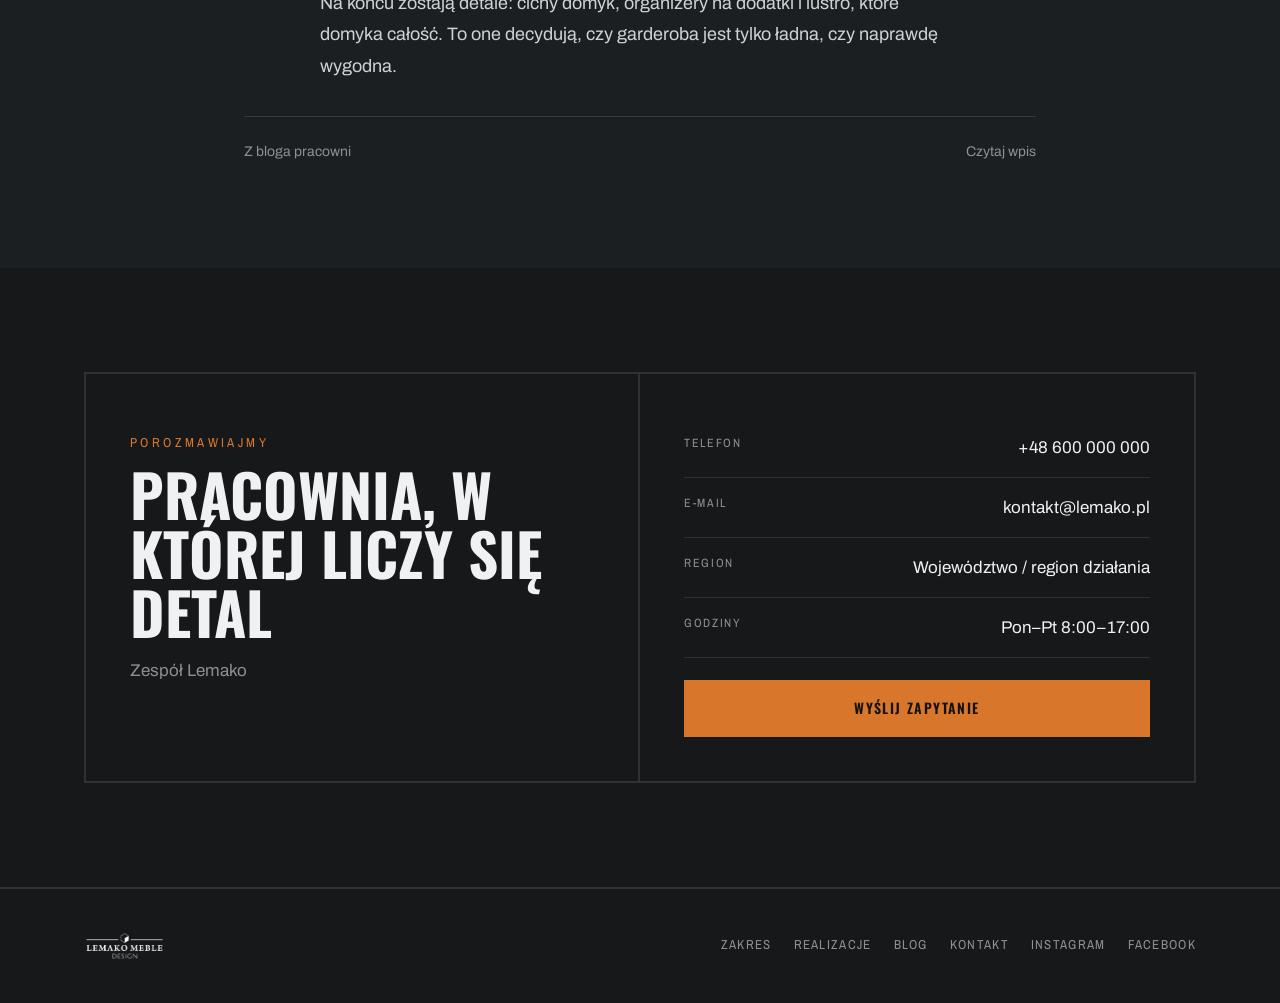
<file: design/Styl-Industrial.html>
<!DOCTYPE html>
<html lang="pl" data-default-mode="dark">
<head>
<meta charset="UTF-8" />
<meta name="viewport" content="width=device-width, initial-scale=1.0" />
<title>Lemako — Industrial loft</title>
<link rel="preconnect" href="https://fonts.googleapis.com" />
<link rel="preconnect" href="https://fonts.gstatic.com" crossorigin />
<link href="https://fonts.googleapis.com/css2?family=Oswald:wght@400;500;600;700&family=Archivo:wght@400;500;600;700&family=Archivo+Narrow:wght@500;600&display=swap" rel="stylesheet" />
<link rel="stylesheet" href="skin-base.css" />
<style>
:root,[data-theme="dark"]{
  --bg:#16181a; --bg-2:#1c1f22; --surface:#202427; --text:#cfd2d4; --head:#f0f1f2; --muted:#8b9094;
  --line:rgba(180,186,190,.16); --accent:#d8772b; --accent-2:#e88f44; --on-accent:#15110c; --ph:#23272b;
  --font-sans:"Archivo",system-ui,sans-serif; --font-display:"Oswald",sans-serif;
}
[data-theme="light"]{
  --bg:#dcd8cf; --bg-2:#d0ccc2; --surface:#e7e3da; --text:#2a2926; --head:#16150f; --muted:#5e5b53;
  --line:rgba(30,28,22,.20); --accent:#b5571a; --accent-2:#c4682a; --on-accent:#f3efe6; --ph:#c4c0b5;
}
.display{text-transform:uppercase;letter-spacing:.01em;}
.hd{position:sticky;top:0;z-index:50;background:color-mix(in srgb,var(--bg) 92%,transparent);backdrop-filter:blur(8px);border-bottom:2px solid var(--line);}
.hd-in{display:flex;align-items:center;justify-content:space-between;height:78px;gap:24px;}
.hd-right{display:flex;align-items:center;gap:14px;flex-shrink:0;}
.hd .chrome{position:static;top:auto;right:auto;backdrop-filter:none;}
.hd img{height:30px;}
.nav{display:flex;gap:28px;}
.nav a{font-family:var(--font-display);font-size:14px;letter-spacing:.08em;text-transform:uppercase;color:var(--muted);font-weight:500;}
.nav a:hover{color:var(--accent);}
.tag{font-family:"Archivo Narrow";font-size:13px;letter-spacing:.08em;text-transform:uppercase;color:var(--muted);border:1px solid var(--line);padding:7px 14px;white-space:nowrap;}
.btn{display:inline-flex;align-items:center;gap:10px;padding:15px 28px;font-family:var(--font-display);font-size:14px;font-weight:600;letter-spacing:.1em;text-transform:uppercase;transition:.25s;border:2px solid var(--accent);white-space:nowrap;}
.btn-fill{background:var(--accent);color:var(--on-accent);}
.btn-fill:hover{background:var(--accent-2);}
.btn-out{color:var(--head);}
.btn-out:hover{background:var(--accent);color:var(--on-accent);border-color:var(--accent);}

/* hero */
.hero{padding:0;border-bottom:2px solid var(--line);}
.hero-grid{display:grid;grid-template-columns:1.15fr .85fr;}
.hero-l{padding:80px 50px 70px 0;}
.hero .kick{font-family:"Archivo Narrow";font-size:13px;letter-spacing:.28em;text-transform:uppercase;color:var(--accent);}
.hero h1{font-family:var(--font-display);font-weight:700;font-size:clamp(44px,5.6vw,78px);line-height:1.0;text-transform:uppercase;color:var(--head);margin-top:18px;letter-spacing:-.01em;}
.hero h1 .o{color:var(--accent);}
.hero p{color:var(--muted);font-size:19px;max-width:42ch;margin-top:28px;}
.hero .row{display:flex;gap:14px;margin-top:34px;flex-wrap:wrap;}
.hero-r{border-left:2px solid var(--line);position:relative;background:var(--ph);}
.hero-r .ph{position:absolute;inset:0;}
.hero-r .stamp{position:absolute;left:24px;bottom:24px;z-index:2;font-family:"Archivo Narrow";font-size:12px;letter-spacing:.16em;text-transform:uppercase;color:var(--head);background:var(--bg);border:1px solid var(--accent);padding:8px 14px;}
.specbar{display:grid;grid-template-columns:repeat(3,1fr);border-top:2px solid var(--line);}
.specbar div{padding:20px 30px;border-right:2px solid var(--line);font-family:"Archivo Narrow";font-size:14px;letter-spacing:.1em;text-transform:uppercase;color:var(--muted);}
.specbar div:last-child{border-right:0;}
.specbar b{color:var(--accent);font-family:var(--font-display);}

/* scope */
.sec-head{margin-bottom:14px;}
.sec-head .kick{font-family:"Archivo Narrow";font-size:13px;letter-spacing:.26em;text-transform:uppercase;color:var(--accent);}
.sec-head h2{font-family:var(--font-display);font-size:clamp(34px,5vw,64px);text-transform:uppercase;color:var(--head);line-height:1;margin-top:8px;}
.scope{border:2px solid var(--line);border-bottom:0;}
.scope .it{display:grid;grid-template-columns:90px 1fr auto;gap:24px;align-items:center;padding:28px 30px;border-bottom:2px solid var(--line);transition:background .25s;}
.scope .it:hover{background:var(--bg-2);}
.scope .n{font-family:var(--font-display);font-size:40px;font-weight:700;color:var(--accent);line-height:1;}
.scope h3{font-family:var(--font-display);font-size:26px;text-transform:uppercase;color:var(--head);}
.scope p{color:var(--muted);font-size:15px;margin-top:2px;}
.scope .ar{color:var(--accent);font-size:20px;}

/* work */
.work{background:var(--bg-2);}
.gal{display:grid;grid-template-columns:repeat(12,1fr);gap:0;border:2px solid var(--line);}
.gal .g{border-right:2px solid var(--line);border-bottom:2px solid var(--line);overflow:hidden;position:relative;}
.gal .g .ph{width:100%;height:100%;min-height:0;}
.gal .g .cap{position:absolute;left:0;bottom:0;right:0;padding:16px;background:linear-gradient(transparent,color-mix(in srgb,var(--bg) 85%,transparent));}
.gal .g .cap .c{font-family:"Archivo Narrow";font-size:11px;letter-spacing:.14em;text-transform:uppercase;color:var(--accent);}
.gal .g .cap h3{font-family:var(--font-display);font-size:20px;text-transform:uppercase;color:var(--head);}
.ga{grid-column:span 7;height:440px;}
.gb{grid-column:span 5;height:440px;border-right:0;}
.gc{grid-column:span 4;height:300px;border-bottom:0;}
.gd{grid-column:span 4;height:300px;border-bottom:0;}
.ge{grid-column:span 4;height:300px;border-bottom:0;border-right:0;}

/* contact */
.contact .grid{display:grid;grid-template-columns:1fr 1fr;gap:0;border:2px solid var(--line);}
.contact .l{padding:54px 44px;border-right:2px solid var(--line);}
.contact h2{font-family:var(--font-display);font-size:clamp(34px,4.6vw,60px);text-transform:uppercase;color:var(--head);line-height:1;}
.contact p{color:var(--muted);margin-top:16px;font-size:17px;max-width:38ch;}
.contact .r{padding:44px;}
.contact .row{display:flex;justify-content:space-between;padding:16px 0;border-bottom:1px solid var(--line);gap:16px;}
.contact .k{font-family:"Archivo Narrow";font-size:12px;letter-spacing:.14em;text-transform:uppercase;color:var(--muted);}
.contact .val{color:var(--head);font-size:17px;}
.contact .val:hover{color:var(--accent);}
.contact .btn{margin-top:22px;width:100%;justify-content:center;}

/* footer */
.ft{border-top:2px solid var(--line);padding:42px 0;}
.ft-in{display:flex;justify-content:space-between;align-items:center;gap:24px;flex-wrap:wrap;}
.ft img{height:30px;}
.ft .links{display:flex;gap:22px;flex-wrap:wrap;font-family:"Archivo Narrow";font-size:13px;letter-spacing:.1em;text-transform:uppercase;color:var(--muted);}
.ft .links a:hover{color:var(--accent);}

@media(max-width:880px){
  .nav,.tag{display:none;}
  .hero-grid{grid-template-columns:1fr;}
  .hero-l{padding-right:0;}
  .hero-r{border-left:0;border-top:2px solid var(--line);min-height:320px;}
  .gal .g{grid-column:span 12!important;height:280px!important;border-right:0;}
  .contact .grid{grid-template-columns:1fr;}
  .contact .l{border-right:0;border-bottom:2px solid var(--line);}
  .specbar{grid-template-columns:1fr;}
  .specbar div{border-right:0;border-bottom:2px solid var(--line);}
}
</style>
</head>
<body>
<header class="hd"><div class="wrap hd-in">
  <img data-logo alt="Lemako Meble Design" />
  <nav class="nav">
    <a href="#scope" data-i18n="nav.collections">Zakres</a>
    <a href="#work" data-i18n="nav.work">Realizacje</a>
    <a href="#journal" data-i18n="nav.journal">Blog</a>
    <a href="#contact" data-i18n="nav.contact">Kontakt</a>
  </nav>
  <div class="hd-right">
    <div class="chrome">
      <div class="lang"><button data-set-lang="pl">PL</button><button data-set-lang="en">EN</button></div>
      <button class="mode" data-toggle-mode><span class="ic"></span><span data-mode-label></span></button>
    </div>
    <a href="#contact" data-href-tel class="tag" data-bind="contact.phone">+48 600 000 000</a>
  </div>
</div></header>

<section class="hero"><div class="wrap">
  <div class="hero-grid">
    <div class="hero-l">
      <span class="kick" data-bind="hero.eyebrow">Stolarnia mebli na wymiar</span>
      <h1>Meble<br/>jak<br/><span class="o">konstrukcje</span></h1>
      <p data-bind="hero.subtitle">Projektujemy i wykonujemy meble na wymiar.</p>
      <div class="row">
        <a href="#contact" class="btn btn-fill" data-i18n="cta.project">Zamów projekt</a>
        <a href="#work" class="btn btn-out" data-i18n="cta.work">Zobacz realizacje</a>
      </div>
    </div>
    <div class="hero-r">
      <div class="ph"><span>zdjęcie — realizacja w kadrze pionowym</span></div>
      <span class="stamp">Made to measure · PL</span>
    </div>
  </div>
  <div class="specbar">
    <div><b>01</b> — Projekt 3D</div><div><b>02</b> — Własna stolarnia</div><div><b>03</b> — Montaż w cenie</div>
  </div>
</div></section>

<section class="sec" id="scope"><div class="wrap">
  <div class="sec-head"><span class="kick" data-i18n="head.scope">Co tworzymy</span><h2 data-i18n="head.scopeTitle">Zakres na wymiar</h2></div>
  <div class="scope" data-list="services" data-limit="6">
    <template><div class="it" data-list-item>
      <div class="n" data-bind="#num">01</div>
      <div><h3 data-bind="title"></h3><p data-bind="desc"></p></div>
      <span class="ar">→</span>
    </div></template>
  </div>
</div></section>

<section class="sec work" id="work"><div class="wrap">
  <div class="sec-head"><span class="kick" data-i18n="head.work">Z naszej pracowni</span><h2 data-i18n="head.workTitle">Wybrane realizacje</h2></div>
  <div class="gal" data-list="projects" data-limit="5" style="margin-top:40px;">
    <template><div class="g" data-list-item>
      <div class="ph"><span data-ph="cat">realizacja</span></div>
      <div class="cap"><div class="c" data-cat="category"></div><h3 data-bind="title"></h3></div>
    </div></template>
  </div>
</div></section>

<section class="sec post" id="journal"><div class="post-wrap">
  <div class="sec-head" style="margin-bottom:0;"><span class="kick" data-i18n="head.journal">Blog</span></div>
  <div class="head">
    <span class="cat" data-bind="blog.0.category">Poradnik</span>
    <h1 class="ttl" data-bind="blog.0.title">Tytuł wpisu</h1>
    <div class="meta"><span data-bind-date="blog.0.date"></span> · Lemako</div>
  </div>
  <div class="cover ph"><span>zdjęcie główne wpisu</span></div>
  <div class="body" data-bind-html="blog.0.body"></div>
  <div class="more"><a href="#journal" data-i18n="head.journalTitle">Z bloga pracowni</a><div class="other"><a href="#contact" data-i18n="head.readMore">Czytaj wpis</a></div></div>
</div></section>

<section class="sec contact" id="contact"><div class="wrap">
  <div class="grid">
    <div class="l">
      <span class="kick" data-i18n="head.contact" style="font-family:'Archivo Narrow';letter-spacing:.26em;text-transform:uppercase;color:var(--accent);font-size:13px;">Porozmawiajmy</span>
      <h2 style="margin-top:10px;" data-bind="about.title">Pracownia, w której liczy się detal</h2>
      <p data-bind="about.signature"></p>
    </div>
    <div class="r">
      <div class="row"><span class="k" data-i18n="label.phone">Telefon</span><a class="val" data-href-tel data-bind="contact.phone">+48 600 000 000</a></div>
      <div class="row"><span class="k" data-i18n="label.email">E-mail</span><a class="val" data-href-mail data-bind="contact.email">kontakt@lemako.pl</a></div>
      <div class="row"><span class="k" data-i18n="label.city">Region</span><span class="val" data-bind="contact.city"></span></div>
      <div class="row"><span class="k" data-i18n="label.hours">Godziny</span><span class="val" data-bind="contact.hours"></span></div>
      <a href="#" data-href-mail class="btn btn-fill" data-i18n="cta.send">Wyślij zapytanie</a>
    </div>
  </div>
</div></section>

<footer class="ft"><div class="wrap ft-in">
  <img data-logo alt="Lemako" />
  <nav class="links">
    <a href="#scope" data-i18n="nav.collections">Zakres</a>
    <a href="#work" data-i18n="nav.work">Realizacje</a>
    <a href="#journal" data-i18n="nav.journal">Blog</a>
    <a href="#contact" data-i18n="nav.contact">Kontakt</a>
    <a data-social="instagram" href="#">Instagram</a>
    <a data-social="facebook" href="#">Facebook</a>
  </nav>
</div></footer>

<script src="lemako-core.js"></script>
</body>
</html>
</file>
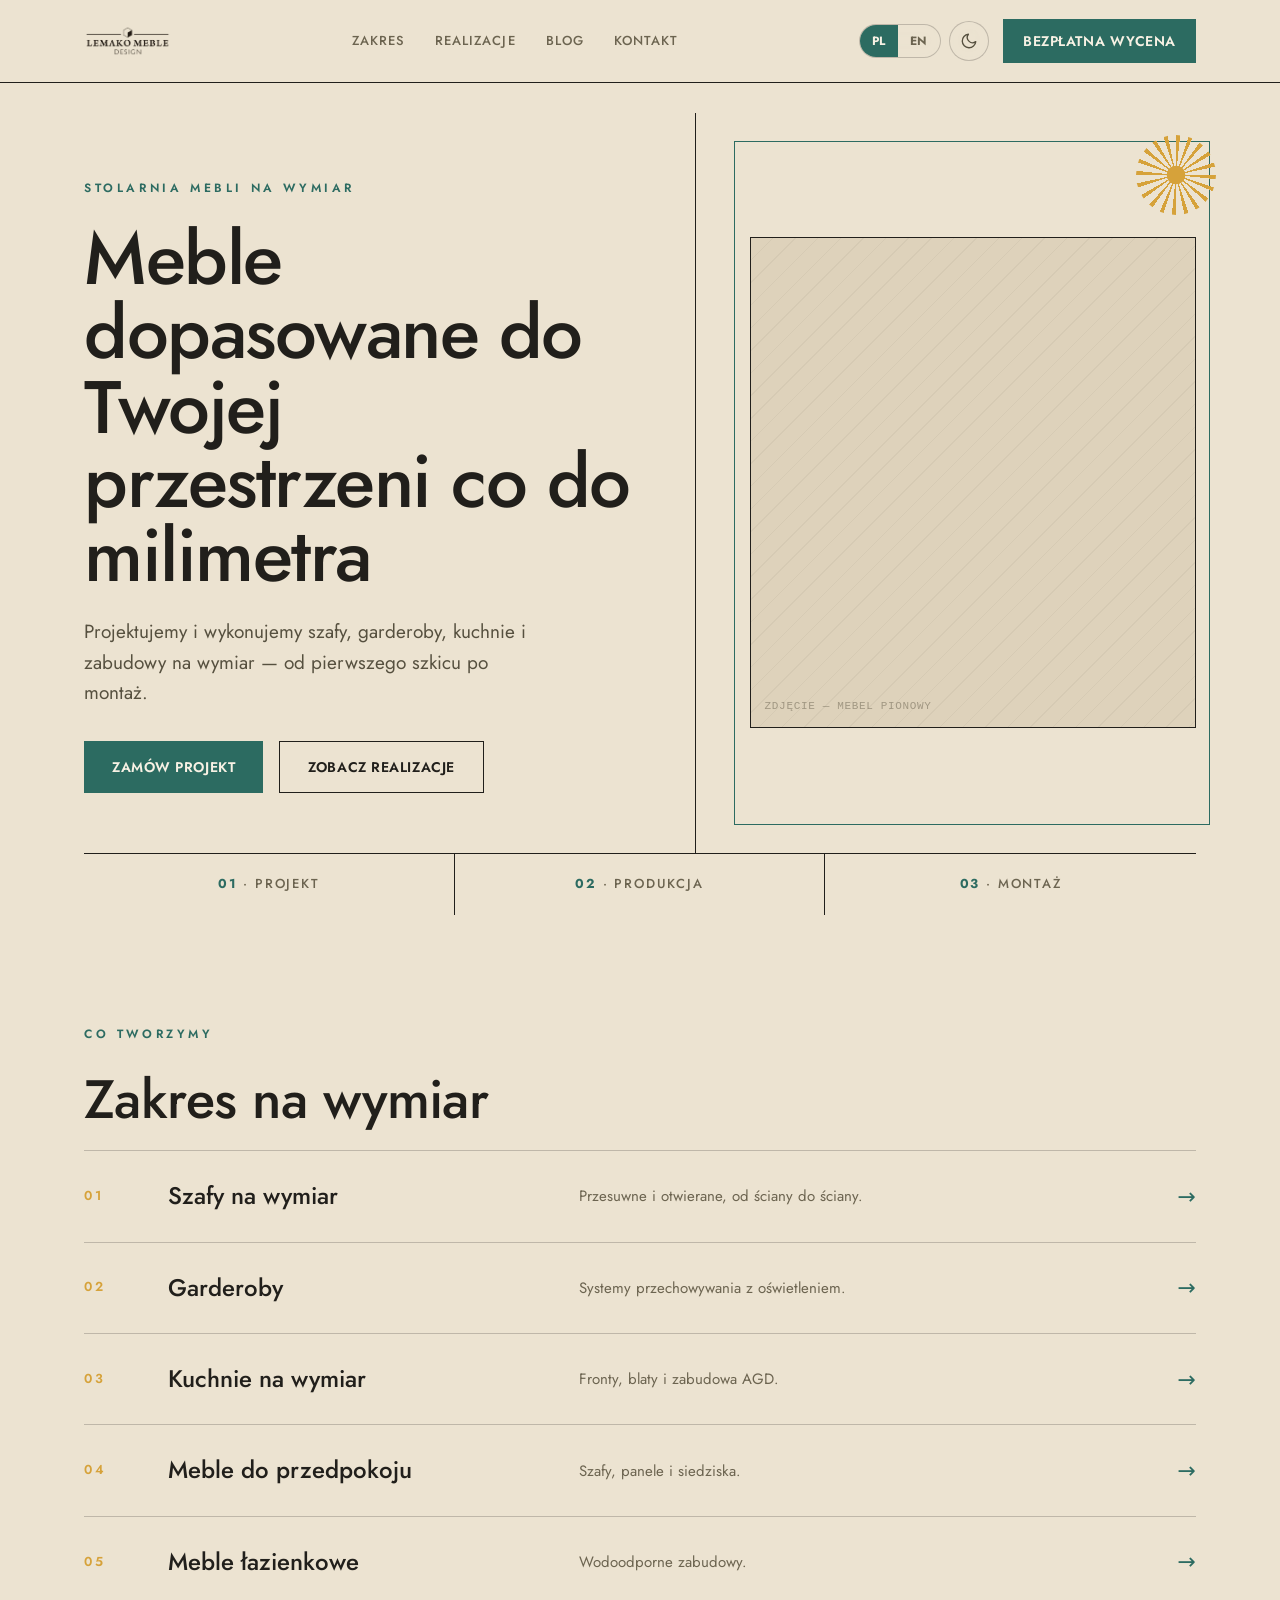
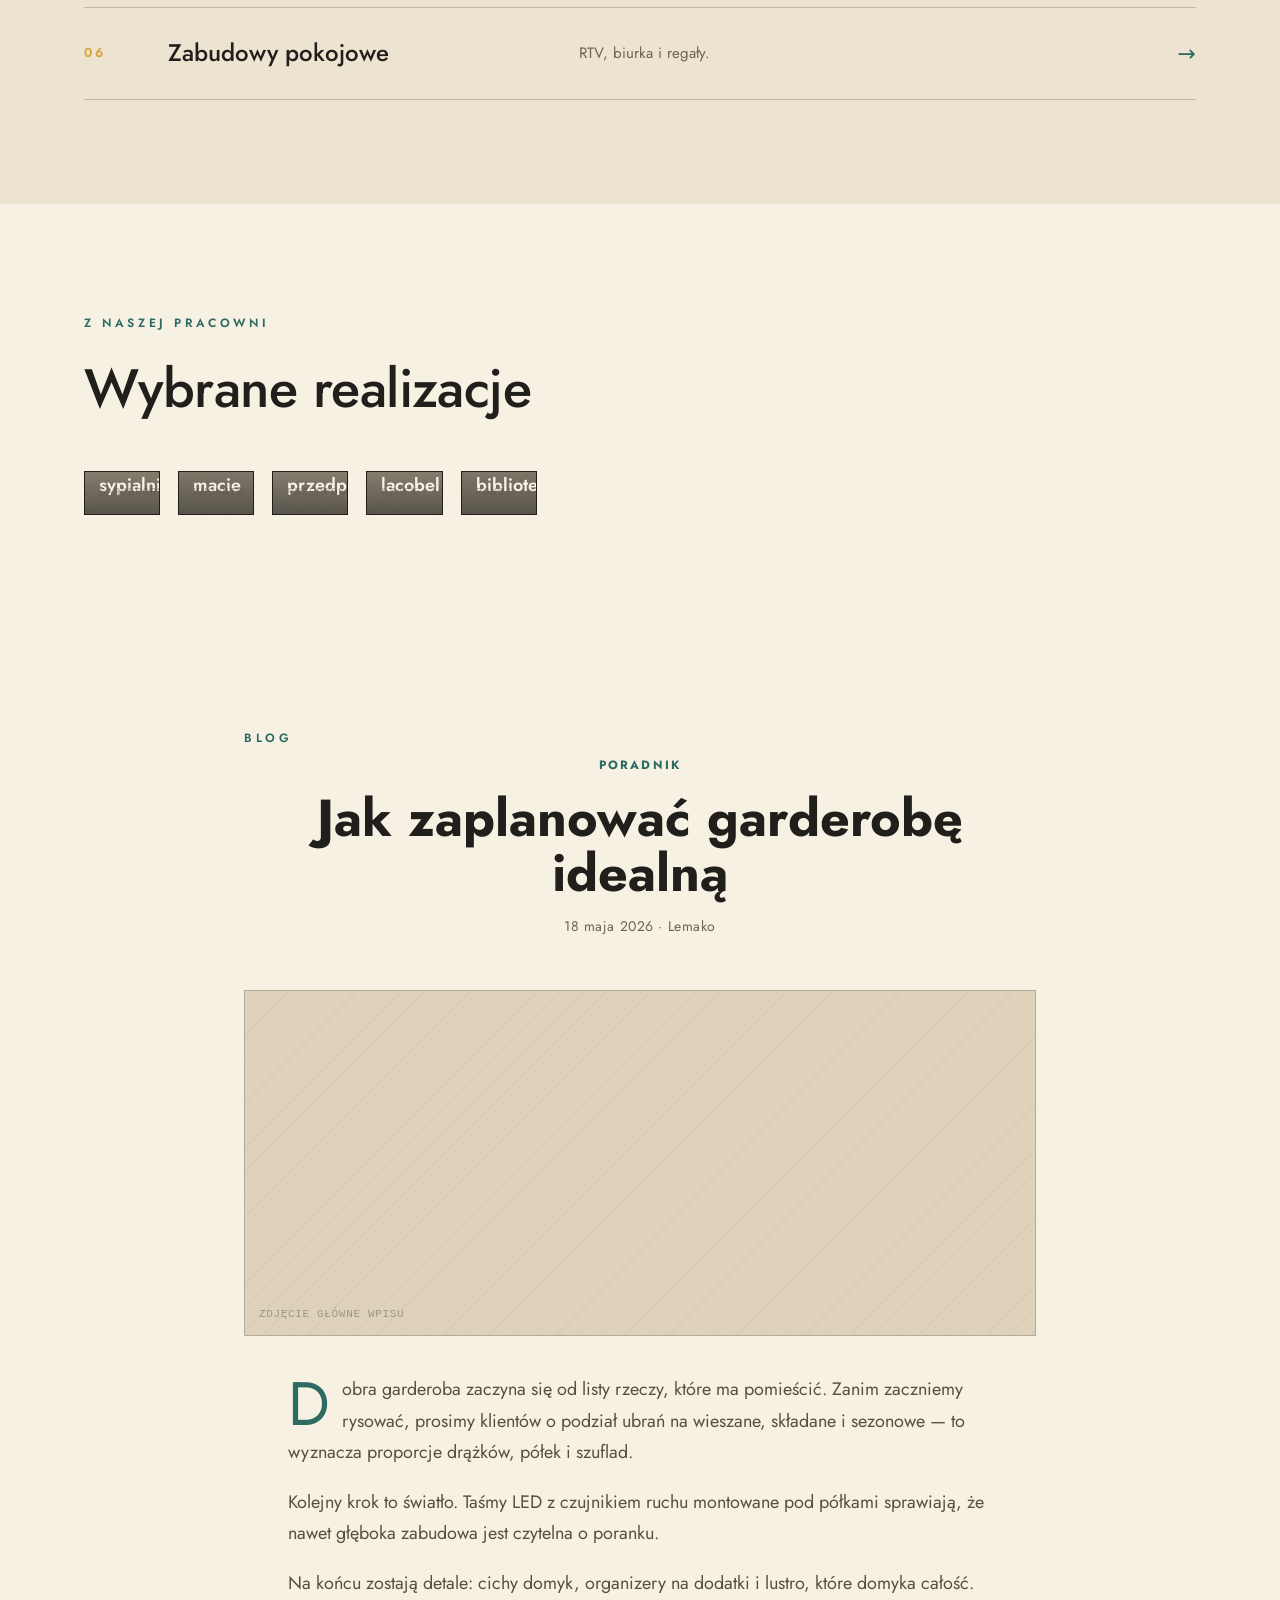
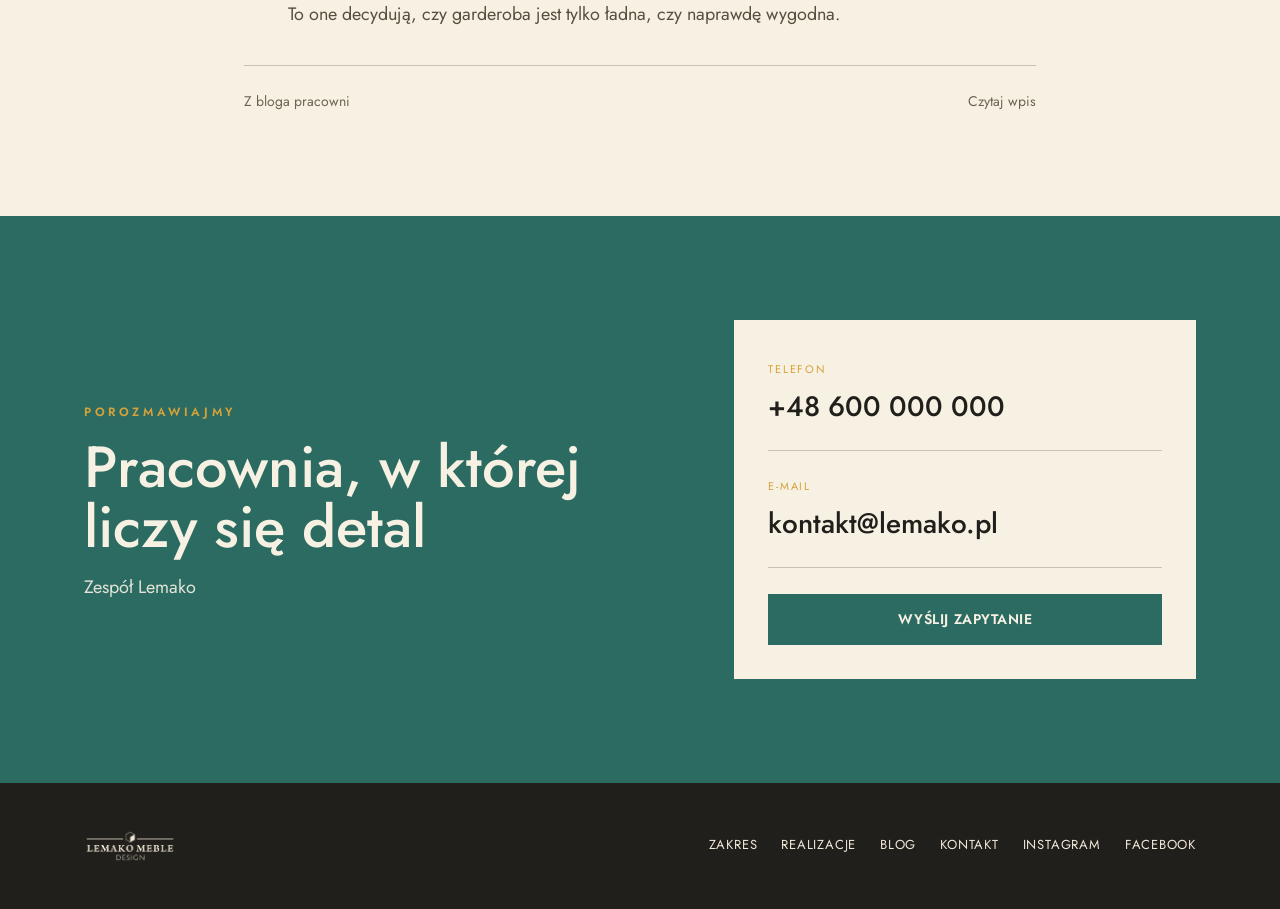
<file: design/Styl-MidCentury.html>
<!DOCTYPE html>
<html lang="pl" data-default-mode="light">
<head>
<meta charset="UTF-8" />
<meta name="viewport" content="width=device-width, initial-scale=1.0" />
<title>Lemako — Mid-century</title>
<link rel="preconnect" href="https://fonts.googleapis.com" />
<link rel="preconnect" href="https://fonts.gstatic.com" crossorigin />
<link href="https://fonts.googleapis.com/css2?family=Jost:wght@300;400;500;600;700&family=Cormorant+Garamond:ital@1&display=swap" rel="stylesheet" />
<link rel="stylesheet" href="skin-base.css" />
<style>
:root,[data-theme="light"]{
  --bg:#ece3d1; --bg-2:#f7f1e4; --surface:#f7f1e4; --text:#56503f; --head:#211f1b; --muted:#6c6450;
  --line:rgba(33,31,27,.22); --accent:#2c6b61; --accent-2:#21534b; --on-accent:#f7f1e4; --ph:#ded2bb;
  --mustard:#d6a23a;
  --font-sans:"Jost",system-ui,sans-serif; --font-display:"Jost",sans-serif; --acc:"Cormorant Garamond",serif;
}
[data-theme="dark"]{
  --bg:#1a201d; --bg-2:#212824; --surface:#212824; --text:#cdd3cc; --head:#f1f4ef; --muted:#9aa49a;
  --line:rgba(220,228,220,.18); --accent:#4f9a8c; --accent-2:#62b0a1; --on-accent:#14201c; --ph:#252d28;
  --mustard:#e0b056;
}
.acc{font-family:var(--acc);font-style:italic;font-weight:400;color:var(--accent);}
.btn{display:inline-flex;align-items:center;gap:9px;padding:14px 28px;font-size:14px;font-weight:600;letter-spacing:.04em;text-transform:uppercase;transition:.3s;white-space:nowrap;}
.btn-fill{background:var(--accent);color:var(--on-accent);}
.btn-fill:hover{background:var(--accent-2);}
.btn-line{border:1.5px solid var(--head);color:var(--head);}
.btn-line:hover{background:var(--head);color:var(--bg);}
.star{background:radial-gradient(var(--mustard) 16%,transparent 17%),repeating-conic-gradient(from 0deg,var(--mustard) 0deg 6deg,transparent 6deg 18deg);border-radius:50%;}
.hd{border-bottom:1.5px solid var(--head);position:sticky;top:0;z-index:50;background:color-mix(in srgb,var(--bg) 92%,transparent);backdrop-filter:blur(8px);}
.hd-in{display:flex;align-items:center;justify-content:space-between;height:82px;gap:24px;}
.hd-right{display:flex;align-items:center;gap:14px;flex-shrink:0;}
.hd .chrome{position:static;top:auto;right:auto;backdrop-filter:none;}
.hd img{height:32px;}
.nav{display:flex;gap:30px;}
.nav a{font-size:13px;font-weight:500;letter-spacing:.08em;text-transform:uppercase;color:var(--muted);}
.nav a:hover{color:var(--accent);}

.hero{padding:30px 0 0;}
.hero-grid{display:grid;grid-template-columns:1.1fr .9fr;border-bottom:1.5px solid var(--head);}
.hero-l{padding:60px 52px 60px 0;border-right:1.5px solid var(--head);}
.hero-l .kick{font-size:12px;letter-spacing:.3em;text-transform:uppercase;font-weight:600;color:var(--accent);}
.hero-l h1{font-size:clamp(44px,5.8vw,82px);font-weight:500;line-height:1;letter-spacing:-.02em;margin-top:22px;color:var(--head);}
.hero-l p{font-size:19px;color:var(--text);max-width:42ch;margin-top:24px;}
.hero-l .row{display:flex;gap:16px;margin-top:32px;flex-wrap:wrap;}
.hero-r{position:relative;padding:46px 0 46px 54px;display:flex;align-items:center;}
.hero-r .ph{aspect-ratio:4/4.4;width:100%;border:1.5px solid var(--head);}
.hero-r .frame{position:absolute;inset:28px -14px 28px 38px;border:1.5px solid var(--accent);z-index:-1;}
.hero-r .star{position:absolute;width:80px;height:80px;right:-20px;top:22px;}
.specs{display:grid;grid-template-columns:repeat(3,1fr);}
.specs div{padding:20px 0;text-align:center;border-right:1.5px solid var(--head);font-size:13px;letter-spacing:.14em;text-transform:uppercase;font-weight:500;color:var(--muted);}
.specs div:last-child{border-right:0;}
.specs b{color:var(--accent);}

.sec-h{display:flex;align-items:flex-end;justify-content:space-between;gap:30px;flex-wrap:wrap;margin-bottom:8px;}
.sec-h .kick{font-size:12px;letter-spacing:.3em;text-transform:uppercase;color:var(--accent);font-weight:600;}
.sec-h h2{font-size:clamp(32px,4.4vw,54px);font-weight:500;letter-spacing:-.01em;color:var(--head);margin-top:10px;}
.scope .it{display:grid;grid-template-columns:60px 1.4fr 2fr 40px;gap:24px;align-items:center;padding:26px 0;border-top:1.5px solid var(--line);transition:.3s;}
.scope .it:last-child{border-bottom:1.5px solid var(--line);}
.scope .it:hover{padding-left:10px;}
.scope .n{font-size:13px;letter-spacing:.2em;color:var(--mustard);font-weight:600;}
.scope h3{font-size:24px;font-weight:500;color:var(--head);}
.scope p{color:var(--muted);font-size:15px;}
.scope .ar{justify-self:end;color:var(--accent);font-size:22px;}

.band{background:var(--bg-2);}
.gal{display:grid;grid-template-columns:repeat(12,1fr);gap:18px;}
.gal .g{border:1.5px solid var(--head);overflow:hidden;position:relative;}
.gal .g .ph{width:100%;height:100%;min-height:0;}
.gal .g .cap{position:absolute;left:0;bottom:0;right:0;padding:14px;background:linear-gradient(transparent,color-mix(in srgb,var(--head) 70%,transparent));}
.gal .g .cap h3{font-size:18px;font-weight:600;color:var(--bg-2);}
.gal .g .cap .c{font-size:10px;letter-spacing:.14em;text-transform:uppercase;color:var(--mustard);}
.ga{grid-column:span 7;height:420px;} .gb{grid-column:span 5;height:420px;}
.gc{grid-column:span 4;height:300px;} .gd{grid-column:span 4;height:300px;} .ge{grid-column:span 4;height:300px;}

.cta{background:var(--accent);color:var(--on-accent);}
.cta-in{display:grid;grid-template-columns:1.3fr 1fr;gap:50px;align-items:center;}
.cta h2{font-size:clamp(34px,4.6vw,58px);font-weight:500;line-height:1.02;color:var(--on-accent);}
.cta p{margin-top:16px;opacity:.9;font-size:18px;max-width:38ch;}
.cta .card{background:var(--bg-2);color:var(--head);padding:34px;}
.cta .card .k{font-size:11px;letter-spacing:.16em;text-transform:uppercase;color:var(--mustard);}
.cta .card .big{font-size:28px;font-weight:500;margin:4px 0 2px;color:var(--head);}
.cta .card a.big:hover{color:var(--accent);}
.cta .card hr{border:0;border-top:1.5px solid var(--line);margin:20px 0;}
.cta .card .btn{margin-top:6px;width:100%;justify-content:center;}

.ft{background:var(--head);color:color-mix(in srgb,var(--bg) 85%,#fff);padding:46px 0;}
.ft-in{display:flex;justify-content:space-between;align-items:center;gap:24px;flex-wrap:wrap;}
.ft img{height:34px;}
.ft .links{display:flex;gap:24px;flex-wrap:wrap;font-size:13px;letter-spacing:.06em;text-transform:uppercase;}
.ft .links a:hover{color:var(--mustard);}

@media(max-width:900px){
  .nav{display:none;}
  .hero-grid{grid-template-columns:1fr;} .hero-l{border-right:0;padding-right:0;} .hero-r{padding-left:0;}
  .cta-in{grid-template-columns:1fr;}
  .gal .g{grid-column:span 12!important;height:300px!important;}
  .scope .it{grid-template-columns:40px 1fr;} .scope p,.scope .ar{display:none;}
}
</style>
</head>
<body>
<header class="hd"><div class="wrap hd-in">
  <img data-logo alt="Lemako Meble Design" />
  <nav class="nav">
    <a href="#scope" data-i18n="nav.collections">Zakres</a>
    <a href="#work" data-i18n="nav.work">Realizacje</a>
    <a href="#journal" data-i18n="nav.journal">Blog</a>
    <a href="#contact" data-i18n="nav.contact">Kontakt</a>
  </nav>
  <div class="hd-right">
    <div class="chrome">
      <div class="lang"><button data-set-lang="pl">PL</button><button data-set-lang="en">EN</button></div>
      <button class="mode" data-toggle-mode><span class="ic"></span><span data-mode-label></span></button>
    </div>
    <a href="#contact" class="btn btn-fill" style="padding:11px 20px;" data-i18n="cta.quote">Wycena</a>
  </div>
</div></header>

<section class="hero"><div class="wrap">
  <div class="hero-grid">
    <div class="hero-l">
      <span class="kick" data-bind="hero.eyebrow">Pracownia stolarska</span>
      <h1 data-bind="hero.title">Forma, która służy latami.</h1>
      <p data-bind="hero.subtitle">Meble na wymiar w duchu modernizmu.</p>
      <div class="row"><a href="#contact" class="btn btn-fill" data-i18n="cta.project">Zamów projekt</a><a href="#work" class="btn btn-line" data-i18n="cta.work">Realizacje</a></div>
    </div>
    <div class="hero-r">
      <span class="frame"></span><span class="star"></span>
      <div class="ph"><span>zdjęcie — mebel pionowy</span></div>
    </div>
  </div>
  <div class="specs"><div><b>01</b> · Projekt</div><div><b>02</b> · Produkcja</div><div><b>03</b> · Montaż</div></div>
</div></section>

<section class="sec" id="scope"><div class="wrap">
  <div class="sec-h"><div><span class="kick" data-i18n="head.scope">Zakres</span><h2 data-i18n="head.scopeTitle">Co projektujemy</h2></div></div>
  <div class="scope" data-list="services" data-limit="6">
    <template><div class="it" data-list-item>
      <span class="n" data-bind="#num">01</span>
      <h3 data-bind="title"></h3>
      <p data-bind="desc"></p>
      <span class="ar">→</span>
    </div></template>
  </div>
</div></section>

<section class="sec band" id="work"><div class="wrap">
  <div class="sec-h"><div><span class="kick" data-i18n="head.work">Portfolio</span><h2 data-i18n="head.workTitle">Wybrane realizacje</h2></div></div>
  <div class="gal" data-list="projects" data-limit="5" style="margin-top:40px;">
    <template><div class="g" data-list-item>
      <div class="ph"><span data-ph="cat">realizacja</span></div>
      <div class="cap"><div class="c" data-cat="category"></div><h3 data-bind="title"></h3></div>
    </div></template>
  </div>
</div></section>

<section class="sec post" id="journal"><div class="post-wrap">
  <div class="sec-h" style="margin-bottom:0;"><div><span class="kick" data-i18n="head.journal">Blog</span></div></div>
  <div class="head">
    <span class="cat" data-bind="blog.0.category">Poradnik</span>
    <h1 class="ttl" data-bind="blog.0.title">Tytuł wpisu</h1>
    <div class="meta"><span data-bind-date="blog.0.date"></span> · Lemako</div>
  </div>
  <div class="cover ph"><span>zdjęcie główne wpisu</span></div>
  <div class="body" data-bind-html="blog.0.body"></div>
  <div class="more"><a href="#journal" data-i18n="head.journalTitle">Z bloga pracowni</a><div class="other"><a href="#contact" data-i18n="head.readMore">Czytaj wpis</a></div></div>
</div></section>

<section class="sec cta" id="contact"><div class="wrap cta-in">
  <div>
    <span class="kick" style="color:var(--mustard);font-size:12px;letter-spacing:.3em;text-transform:uppercase;font-weight:600;" data-i18n="head.contact">Kontakt</span>
    <h2 style="margin-top:14px;" data-bind="about.title">Zaprojektujmy coś, co przetrwa mody.</h2>
    <p data-bind="about.signature"></p>
  </div>
  <div class="card">
    <span class="k" data-i18n="label.phone">Telefon</span><div class="big"><a class="big" data-href-tel data-bind="contact.phone">+48 600 000 000</a></div>
    <hr/>
    <span class="k" data-i18n="label.email">E-mail</span><div class="big"><a class="big" data-href-mail data-bind="contact.email">kontakt@lemako.pl</a></div>
    <hr/>
    <a href="#" data-href-mail class="btn btn-fill" data-i18n="cta.send">Wyślij zapytanie</a>
  </div>
</div></section>

<footer class="ft"><div class="wrap ft-in">
  <img data-logo data-src-dark="assets/logo-cream.png" data-src-light="assets/logo-cream.png" alt="Lemako" />
  <nav class="links">
    <a href="#scope" data-i18n="nav.collections">Zakres</a>
    <a href="#work" data-i18n="nav.work">Realizacje</a>
    <a href="#journal" data-i18n="nav.journal">Blog</a>
    <a href="#contact" data-i18n="nav.contact">Kontakt</a>
    <a data-social="instagram" href="#">Instagram</a>
    <a data-social="facebook" href="#">Facebook</a>
  </nav>
</div></footer>

<script src="lemako-core.js"></script>
</body>
</html>
</file>
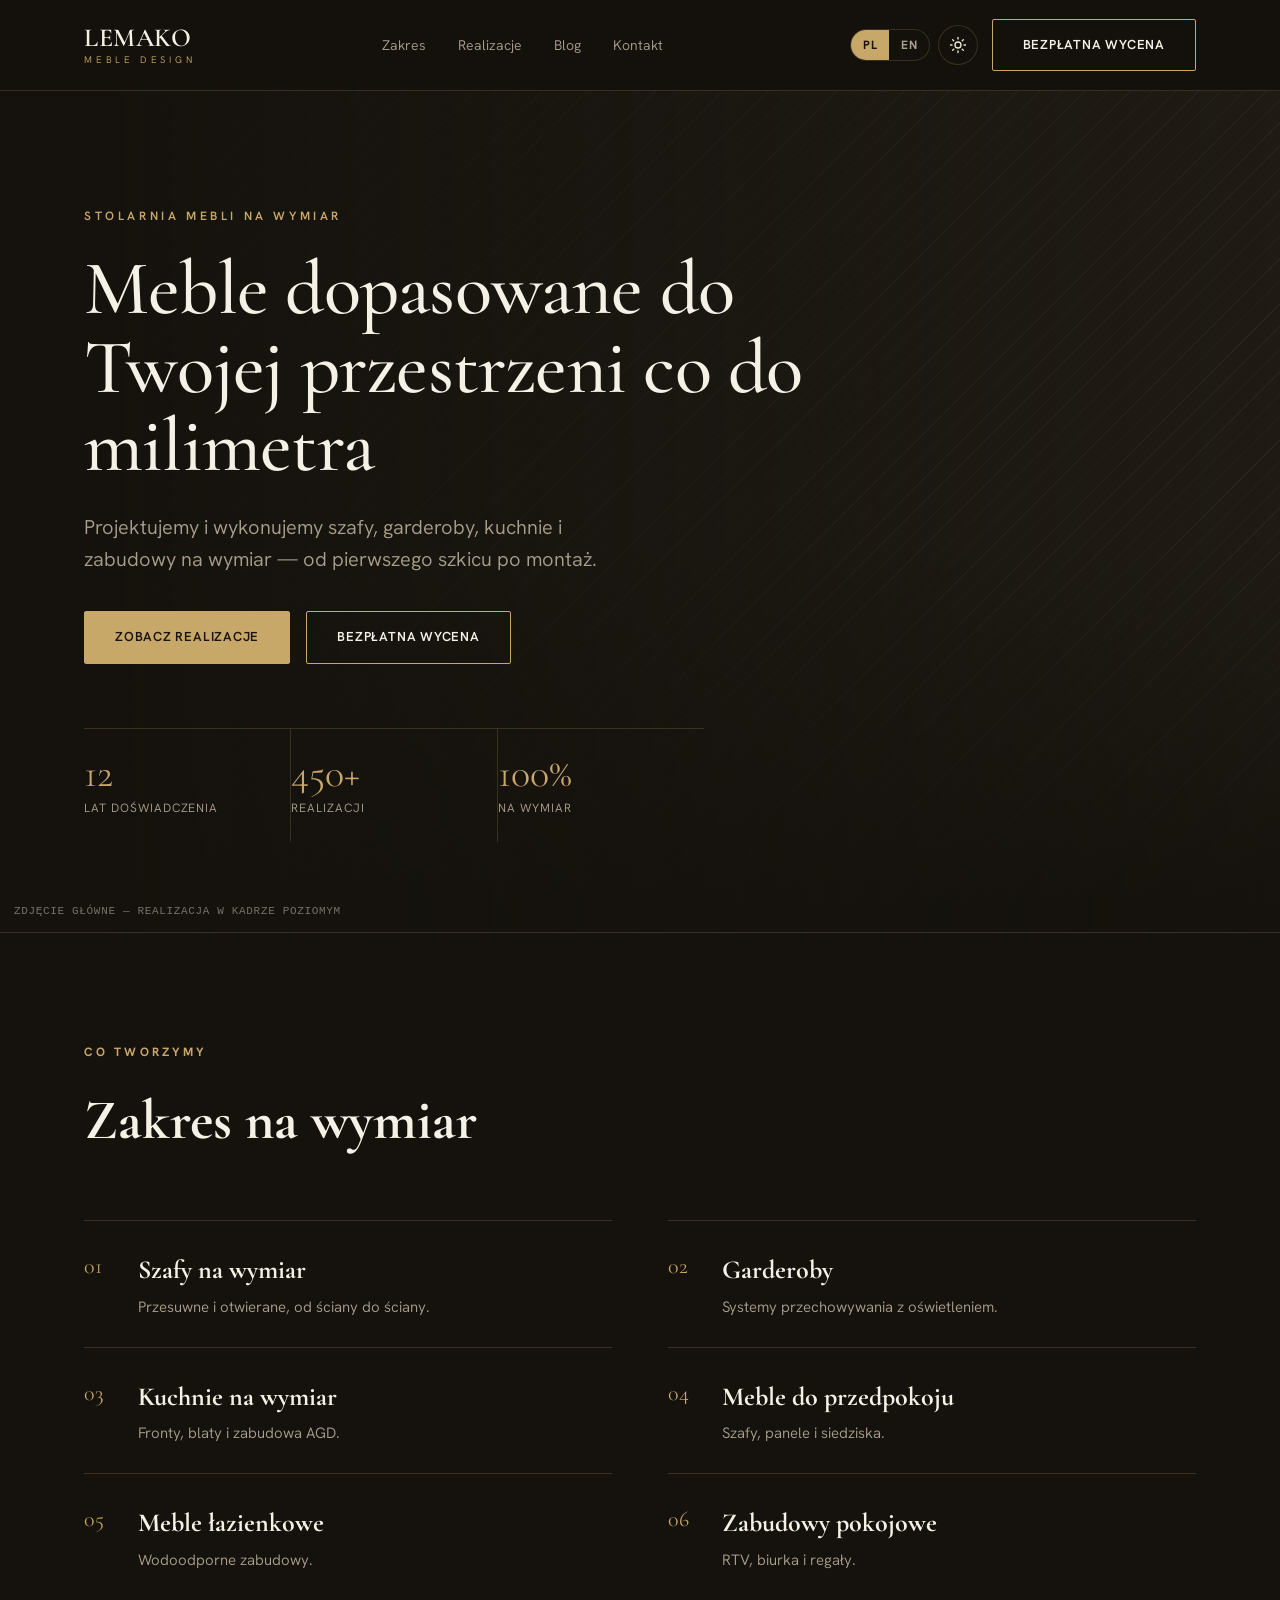
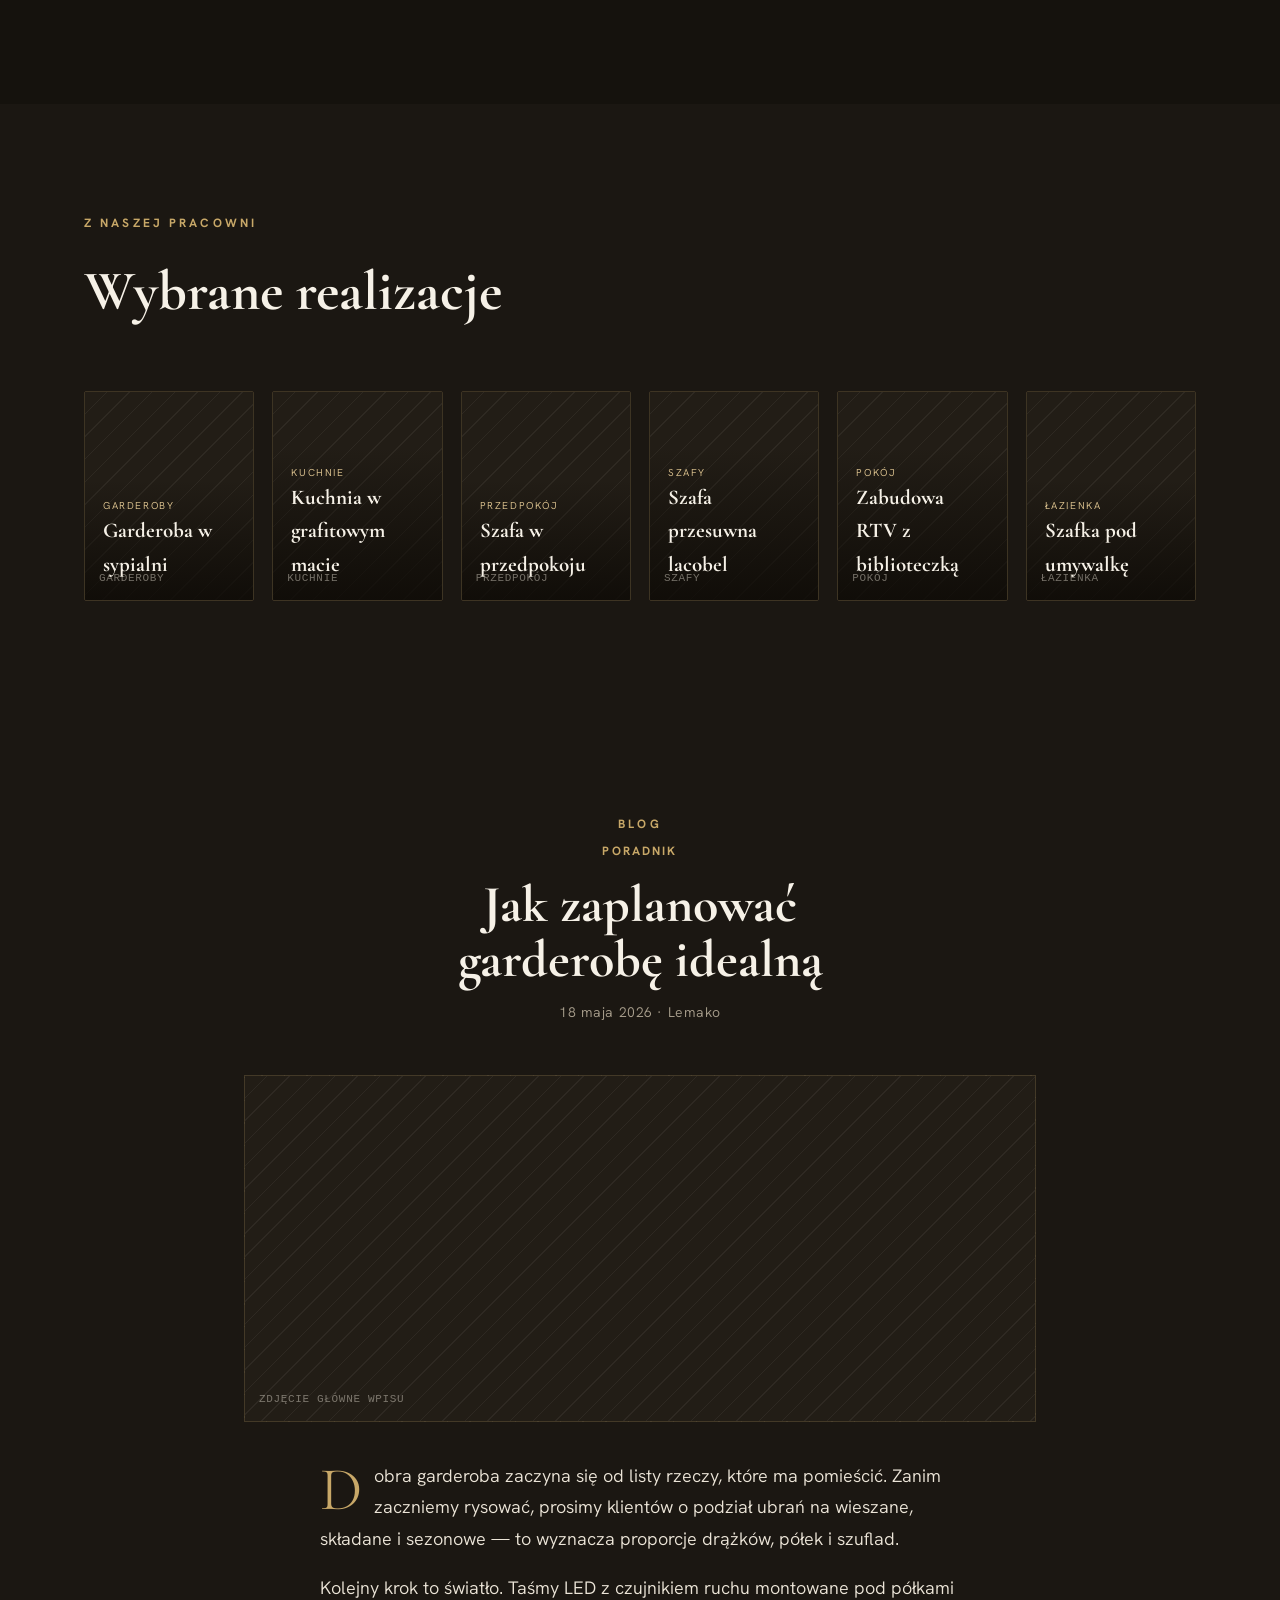
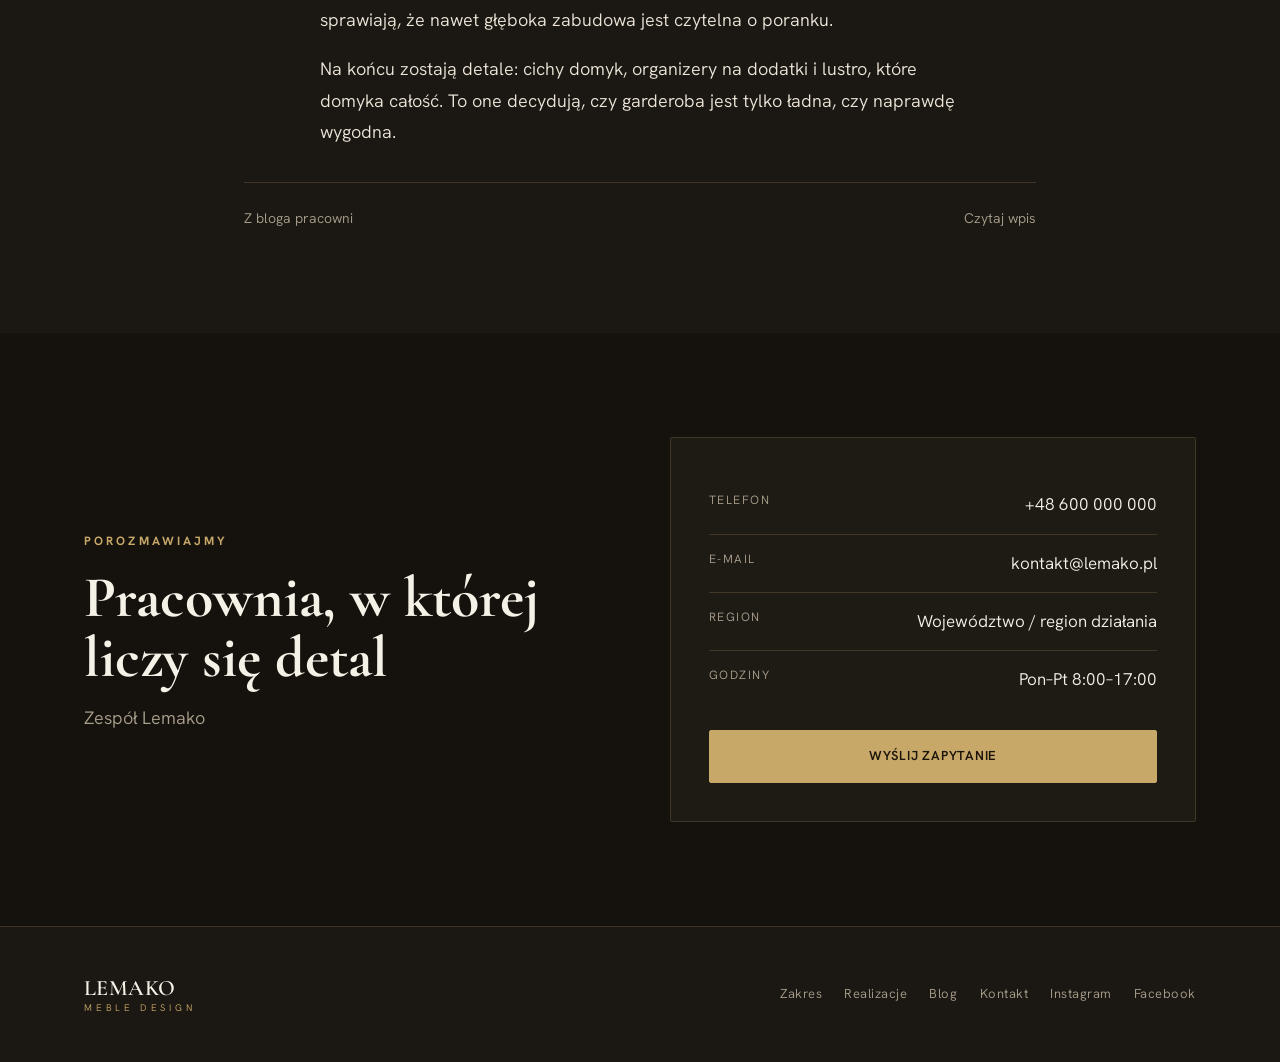
<file: design/Styl-Onyks.html>
<!DOCTYPE html>
<html lang="pl" data-default-mode="dark">
<head>
<meta charset="UTF-8" />
<meta name="viewport" content="width=device-width, initial-scale=1.0" />
<title>Lemako MEBLE Design — meble na wymiar</title>
<link rel="preconnect" href="https://fonts.googleapis.com" />
<link rel="preconnect" href="https://fonts.gstatic.com" crossorigin />
<link href="https://fonts.googleapis.com/css2?family=Cormorant+Garamond:ital,wght@0,500;0,600;1,500&family=Hanken+Grotesk:wght@300;400;500;600;700&display=swap" rel="stylesheet" />
<link rel="stylesheet" href="skin-base.css" />
<style>
:root,[data-theme="dark"]{
  --bg:#15120d; --bg-2:#1b1712; --surface:#1e1a14; --text:#ece5d8; --head:#f6f1e7; --muted:#a99f8d;
  --line:rgba(200,168,104,.20); --accent:#c8a868; --accent-2:#e0c692; --on-accent:#1a140a; --ph:#221d16;
  --font-sans:"Hanken Grotesk",system-ui,sans-serif; --font-display:"Cormorant Garamond",Georgia,serif;
}
[data-theme="light"]{
  --bg:#f4efe3; --bg-2:#ece4d2; --surface:#fbf7ec; --text:#403a2e; --head:#1c1812; --muted:#6f6757;
  --line:rgba(120,92,38,.22); --accent:#9c7d34; --accent-2:#b8954a; --on-accent:#fbf7ec; --ph:#e4dcc9;
}
body{font-weight:350;}
.btn{display:inline-flex;align-items:center;gap:10px;padding:15px 30px;font-size:13px;font-weight:600;letter-spacing:.06em;text-transform:uppercase;transition:.3s;border:1px solid var(--accent);border-radius:2px;white-space:nowrap;}
.btn-fill{background:var(--accent);color:var(--on-accent);}
.btn-fill:hover{background:var(--accent-2);border-color:var(--accent-2);}
.btn-out{color:var(--head);}
.btn-out:hover{background:var(--accent);color:var(--on-accent);}

.hd{position:sticky;top:0;z-index:50;background:color-mix(in srgb,var(--bg) 88%,transparent);backdrop-filter:blur(12px);border-bottom:1px solid var(--line);}
.hd-in{display:flex;align-items:center;justify-content:space-between;height:90px;gap:24px;}
.brand{display:flex;flex-direction:column;line-height:1;}
.brand .n{font-family:var(--font-display);font-size:26px;font-weight:600;color:var(--head);letter-spacing:.02em;}
.brand .s{font-size:9.5px;letter-spacing:.4em;text-transform:uppercase;color:var(--accent);margin-top:4px;}
.nav{display:flex;gap:32px;}
.nav a{font-size:14px;color:var(--muted);}
.nav a:hover{color:var(--accent);}
.hd-right{display:flex;align-items:center;gap:14px;flex-shrink:0;}
.hd .chrome{position:static;top:auto;right:auto;backdrop-filter:none;}

.hero{position:relative;padding:0;overflow:hidden;border-bottom:1px solid var(--line);}
.hero-bg{position:absolute;inset:0;z-index:0;}
.hero-bg .ph{position:absolute;inset:0;min-height:0;}
.hero-bg::after{content:"";position:absolute;inset:0;background:linear-gradient(to right,var(--bg) 8%,color-mix(in srgb,var(--bg) 64%,transparent) 52%,color-mix(in srgb,var(--bg) 24%,transparent) 100%),linear-gradient(to top,var(--bg) 3%,transparent 46%);}
.hero-in{position:relative;z-index:2;padding:110px 0 90px;max-width:760px;}
.hero .kick{font-size:12px;letter-spacing:.3em;text-transform:uppercase;color:var(--accent);font-weight:600;}
.hero h1{font-family:var(--font-display);font-weight:500;font-size:clamp(46px,6vw,86px);line-height:1.02;color:var(--head);margin-top:22px;letter-spacing:-.01em;}
.hero p{color:var(--muted);font-size:20px;max-width:48ch;margin-top:26px;}
.hero .row{display:flex;gap:16px;margin-top:36px;flex-wrap:wrap;}
.stats{display:flex;gap:0;margin-top:64px;border-top:1px solid var(--line);max-width:620px;}
.stats .st{flex:1;padding:24px 0;border-right:1px solid var(--line);}
.stats .st:last-child{border-right:0;}
.stats .v{font-family:var(--font-display);font-size:40px;color:var(--accent);line-height:1;}
.stats .l{font-size:12px;letter-spacing:.08em;text-transform:uppercase;color:var(--muted);margin-top:6px;}

.sec-head{max-width:680px;margin-bottom:54px;}
.sec-head.ctr{margin-left:auto;margin-right:auto;text-align:center;}
.sec-head h2{font-family:var(--font-display);font-size:clamp(34px,4.4vw,56px);color:var(--head);margin-top:12px;}
.sec-head p{color:var(--muted);margin-top:14px;font-size:18px;}

.scope{display:grid;grid-template-columns:repeat(2,1fr);gap:0 56px;}
.scope .it{display:grid;grid-template-columns:auto 1fr;gap:20px;align-items:start;padding:28px 0;border-top:1px solid var(--line);}
.scope .n{font-family:var(--font-display);font-size:22px;color:var(--accent);min-width:34px;}
.scope h3{font-family:var(--font-display);font-size:26px;color:var(--head);}
.scope p{color:var(--muted);font-size:15px;margin-top:4px;}

.work{background:var(--bg-2);}
.gal{display:grid;grid-template-columns:repeat(6,1fr);grid-auto-rows:210px;gap:18px;}
.gal .g{overflow:hidden;position:relative;border:1px solid var(--line);border-radius:2px;}
.gal .g .ph{width:100%;height:100%;min-height:0;}
.gal .g .cap{position:absolute;inset:auto 0 0 0;padding:18px;background:linear-gradient(transparent,rgba(12,9,5,.8));}
.gal .g .cap .c{font-size:10px;letter-spacing:.16em;text-transform:uppercase;color:var(--accent-2);}
.gal .g .cap h3{font-family:var(--font-display);font-size:21px;color:#f6f1e7;}
.g1{grid-column:span 4;grid-row:span 2;} .g2{grid-column:span 2;} .g3{grid-column:span 2;}
.g4{grid-column:span 2;} .g5{grid-column:span 2;} .g6{grid-column:span 2;}

.contact .grid{display:grid;grid-template-columns:1fr 1fr;gap:60px;align-items:center;}
.contact h2{font-family:var(--font-display);font-size:clamp(34px,4.6vw,58px);color:var(--head);line-height:1.04;}
.contact p{color:var(--muted);margin-top:16px;font-size:18px;max-width:40ch;}
.cbox{border:1px solid var(--line);padding:38px;background:var(--surface);border-radius:2px;}
.cbox .row{display:flex;justify-content:space-between;padding:15px 0;border-bottom:1px solid var(--line);gap:16px;}
.cbox .row:last-of-type{border-bottom:0;}
.cbox .k{font-size:12px;letter-spacing:.12em;text-transform:uppercase;color:var(--muted);}
.cbox .val{color:var(--head);font-size:17px;}
.cbox .val:hover{color:var(--accent);}
.cbox .btn{margin-top:22px;width:100%;justify-content:center;}

.ft{border-top:1px solid var(--line);padding:50px 0;background:var(--bg-2);}
.ft-in{display:flex;justify-content:space-between;align-items:center;gap:24px;flex-wrap:wrap;}
.ft .links{display:flex;gap:22px;flex-wrap:wrap;font-size:13px;letter-spacing:.04em;color:var(--muted);}
.ft .links a:hover{color:var(--accent);}

@media(max-width:880px){
  .nav{display:none;}
  .hero-in{max-width:none;padding:80px 0 64px;}
  .scope{grid-template-columns:1fr;}
  .gal{grid-template-columns:repeat(2,1fr);} .g1,.g2,.g3,.g4,.g5,.g6{grid-column:span 2;grid-row:span 1;}
  .contact .grid{grid-template-columns:1fr;gap:36px;}
}
</style>
</head>
<body>
<header class="hd"><div class="wrap hd-in">
  <a href="#top" class="brand"><span class="n">LEMAKO</span><span class="s">Meble Design</span></a>
  <nav class="nav">
    <a href="#scope" data-i18n="nav.collections">Zakres</a>
    <a href="#work" data-i18n="nav.work">Realizacje</a>
    <a href="#journal" data-i18n="nav.journal">Blog</a>
    <a href="#contact" data-i18n="nav.contact">Kontakt</a>
  </nav>
  <div class="hd-right">
    <div class="chrome">
      <div class="lang"><button data-set-lang="pl">PL</button><button data-set-lang="en">EN</button></div>
      <button class="mode" data-toggle-mode><span class="ic"></span><span data-mode-label></span></button>
    </div>
    <a href="#contact" class="btn btn-out" data-i18n="cta.quote">Bezpłatna wycena</a>
  </div>
</div></header>

<section class="hero" id="top">
  <div class="hero-bg"><div class="ph"><span>zdjęcie główne — realizacja w kadrze poziomym</span></div></div>
  <div class="wrap"><div class="hero-in">
    <span class="kick" data-bind="hero.eyebrow">Stolarnia mebli na wymiar</span>
    <h1 data-bind="hero.title">Meble dopasowane do Twojej przestrzeni</h1>
    <p data-bind="hero.subtitle">Projektujemy i wykonujemy meble na wymiar.</p>
    <div class="row">
      <a href="#work" class="btn btn-fill" data-i18n="cta.work">Zobacz realizacje</a>
      <a href="#contact" class="btn btn-out" data-i18n="cta.quote">Bezpłatna wycena</a>
    </div>
    <div class="stats" data-list="stats">
      <template><div class="st" data-list-item><div class="v" data-bind="v"></div><div class="l" data-bind="l"></div></div></template>
    </div>
  </div></div>
</section>

<section class="sec" id="scope"><div class="wrap">
  <div class="sec-head"><span class="eyebrow" data-i18n="head.scope">Co tworzymy</span><h2 data-i18n="head.scopeTitle">Zakres na wymiar</h2></div>
  <div class="scope" data-list="services" data-limit="6">
    <template><div class="it" data-list-item>
      <div class="n" data-bind="#num">01</div>
      <div><h3 data-bind="title"></h3><p data-bind="desc"></p></div>
    </div></template>
  </div>
</div></section>

<section class="sec work" id="work"><div class="wrap">
  <div class="sec-head"><span class="eyebrow" data-i18n="head.work">Z naszej pracowni</span><h2 data-i18n="head.workTitle">Wybrane realizacje</h2></div>
  <div class="gal" data-list="projects" data-limit="6">
    <template><div class="g" data-list-item>
      <div class="ph"><span data-ph="cat">realizacja</span></div>
      <div class="cap"><div class="c" data-cat="category"></div><h3 data-bind="title"></h3></div>
    </div></template>
  </div>
</div></section>

<section class="sec post" id="journal"><div class="post-wrap">
  <div class="sec-head ctr" style="margin-bottom:0;"><span class="eyebrow" data-i18n="head.journal">Blog</span></div>
  <div class="head">
    <span class="cat" data-bind="blog.0.category">Poradnik</span>
    <h1 class="ttl" data-bind="blog.0.title">Tytuł wpisu</h1>
    <div class="meta"><span data-bind-date="blog.0.date"></span> · Lemako</div>
  </div>
  <div class="cover ph"><span>zdjęcie główne wpisu</span></div>
  <div class="body" data-bind-html="blog.0.body"></div>
  <div class="more"><a href="#journal" data-i18n="head.journalTitle">Z bloga pracowni</a><div class="other"><a href="#contact" data-i18n="head.readMore">Czytaj wpis</a></div></div>
</div></section>

<section class="sec contact" id="contact"><div class="wrap">
  <div class="grid">
    <div>
      <span class="eyebrow" data-i18n="head.contact">Porozmawiajmy</span>
      <h2 class="display" style="margin-top:14px;" data-bind="about.title">Pracownia, w której liczy się detal</h2>
      <p data-bind="about.signature"></p>
    </div>
    <div class="cbox">
      <div class="row"><span class="k" data-i18n="label.phone">Telefon</span><a class="val" data-href-tel data-bind="contact.phone">+48 600 000 000</a></div>
      <div class="row"><span class="k" data-i18n="label.email">E-mail</span><a class="val" data-href-mail data-bind="contact.email">kontakt@lemako.pl</a></div>
      <div class="row"><span class="k" data-i18n="label.city">Region</span><span class="val" data-bind="contact.city"></span></div>
      <div class="row"><span class="k" data-i18n="label.hours">Godziny</span><span class="val" data-bind="contact.hours"></span></div>
      <a href="#" data-href-mail class="btn btn-fill" data-i18n="cta.send">Wyślij zapytanie</a>
    </div>
  </div>
</div></section>

<footer class="ft"><div class="wrap ft-in">
  <div class="brand"><span class="n" style="font-size:22px;">LEMAKO</span><span class="s">Meble Design</span></div>
  <nav class="links">
    <a href="#scope" data-i18n="nav.collections">Zakres</a>
    <a href="#work" data-i18n="nav.work">Realizacje</a>
    <a href="#journal" data-i18n="nav.journal">Blog</a>
    <a href="#contact" data-i18n="nav.contact">Kontakt</a>
    <a data-social="instagram" href="#">Instagram</a>
    <a data-social="facebook" href="#">Facebook</a>
  </nav>
</div></footer>

<script src="lemako-core.js"></script>
</body>
</html>
</file>
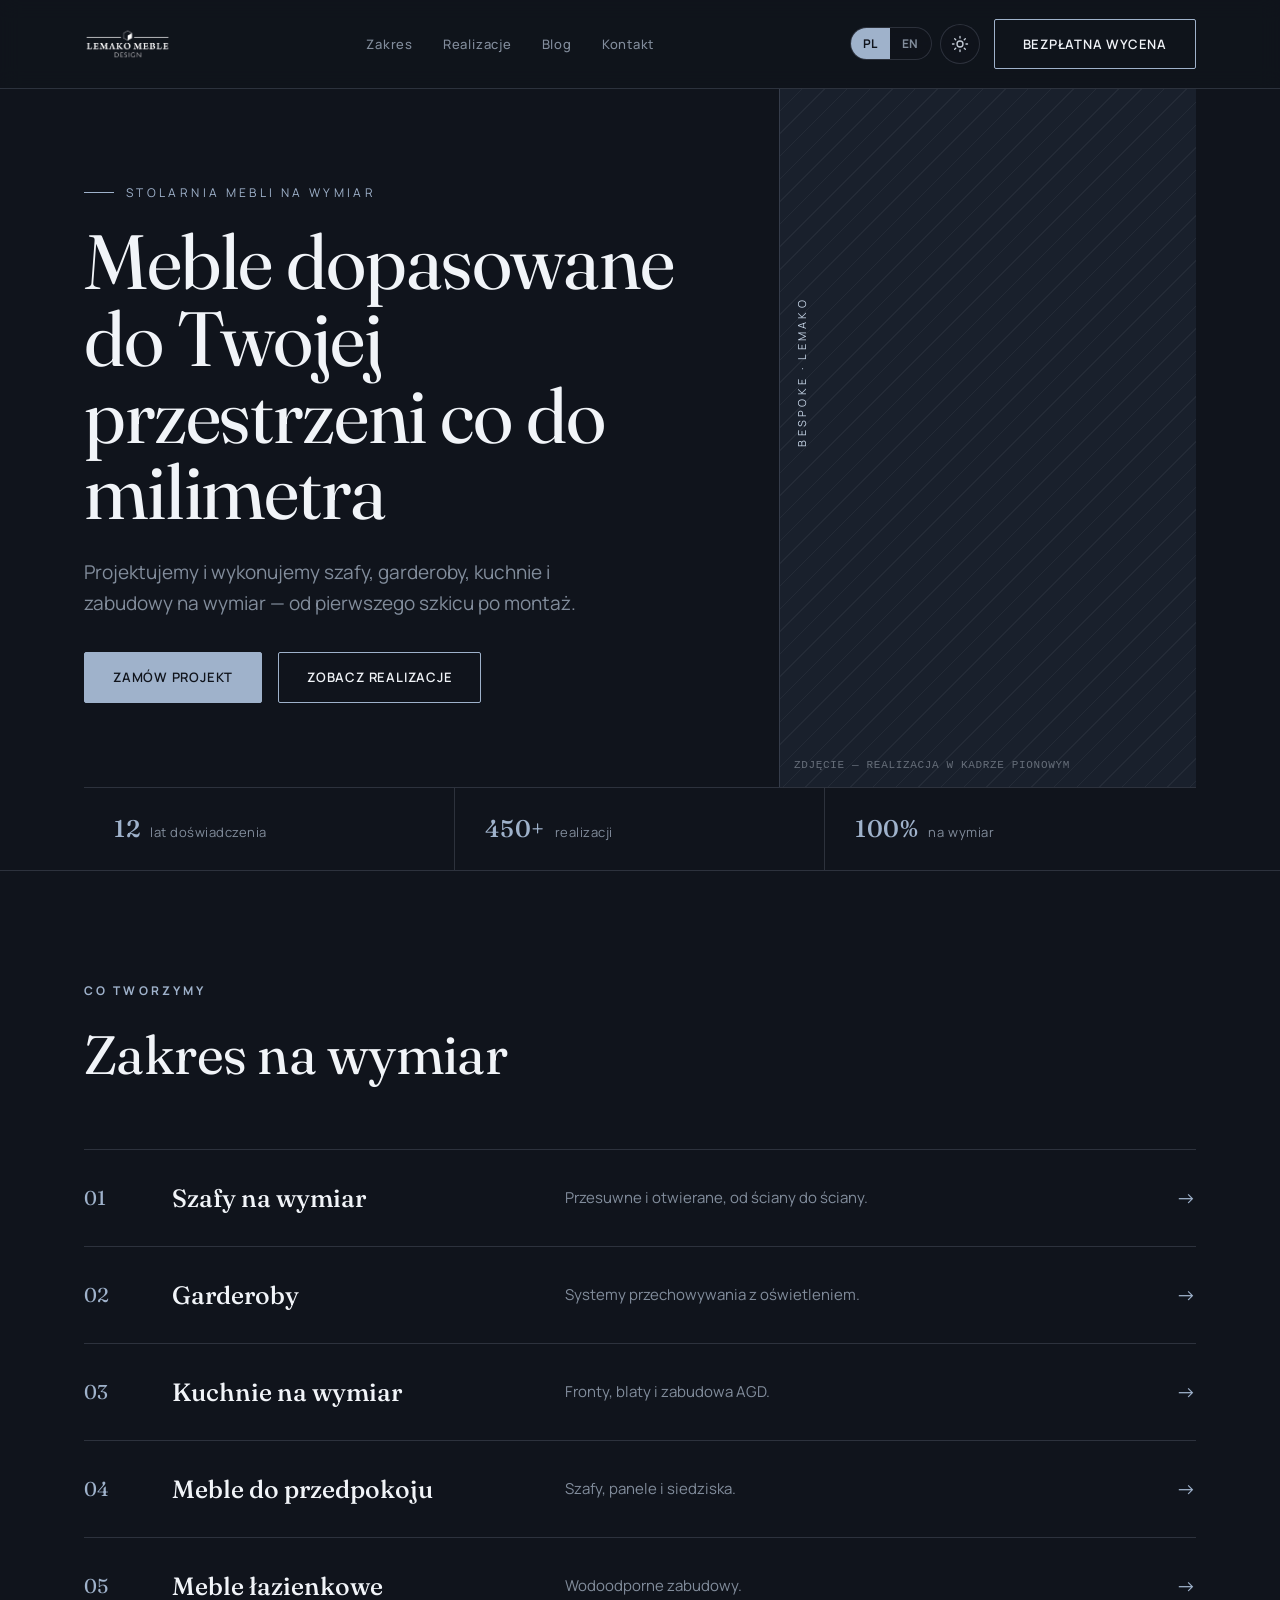
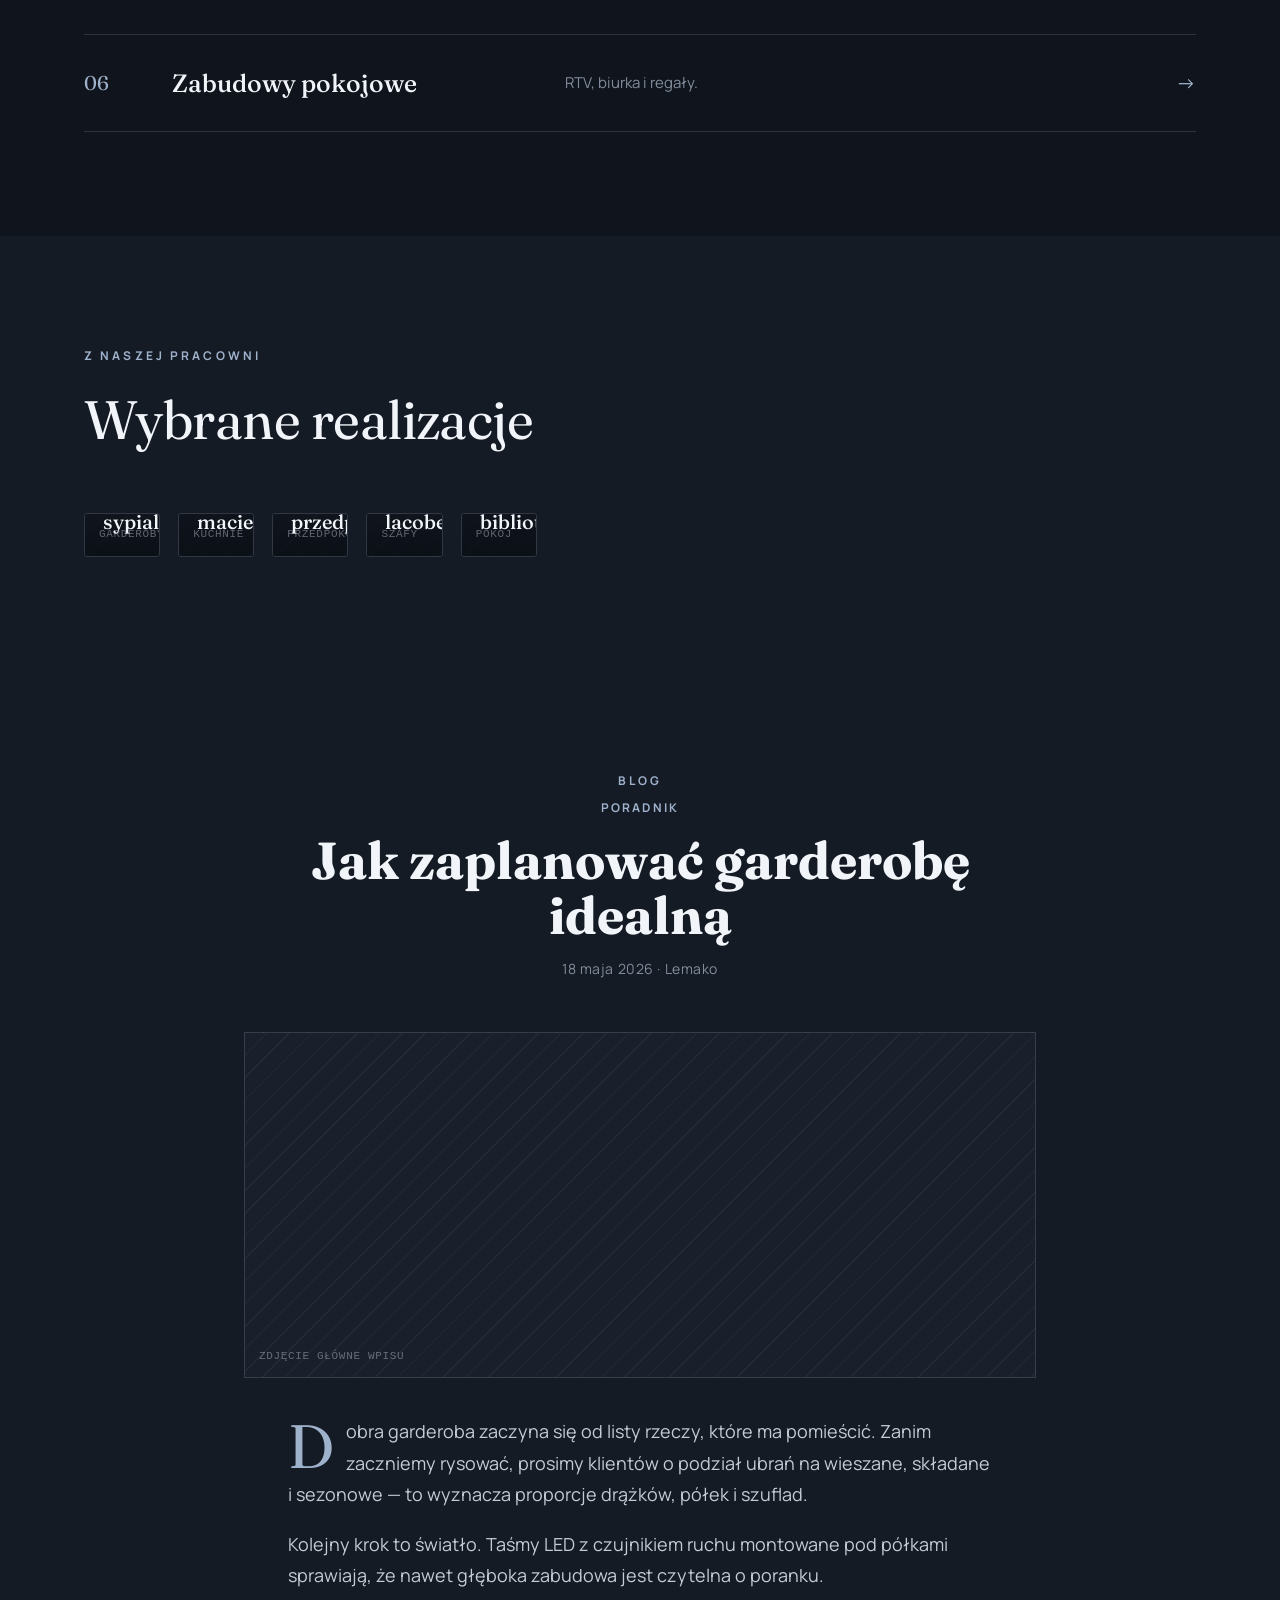
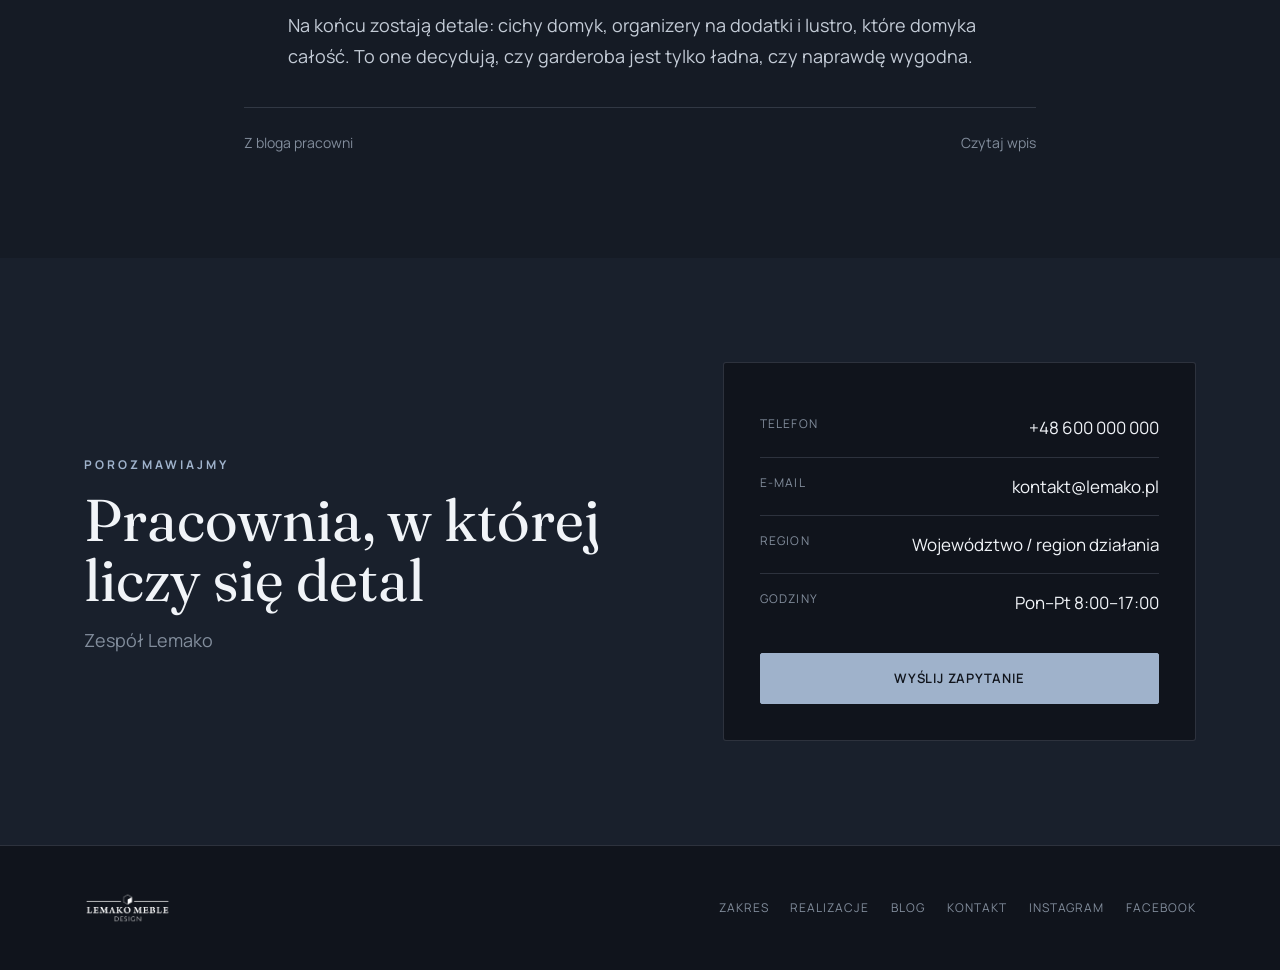
<file: design/Styl-Platyna.html>
<!DOCTYPE html>
<html lang="pl" data-default-mode="dark">
<head>
<meta charset="UTF-8" />
<meta name="viewport" content="width=device-width, initial-scale=1.0" />
<title>Lemako — Platyna</title>
<link rel="preconnect" href="https://fonts.googleapis.com" />
<link rel="preconnect" href="https://fonts.gstatic.com" crossorigin />
<link href="https://fonts.googleapis.com/css2?family=Fraunces:ital,opsz,wght@0,9..144,400;0,9..144,500;1,9..144,400&family=Manrope:wght@300;400;500;600;700&display=swap" rel="stylesheet" />
<link rel="stylesheet" href="skin-base.css" />
<style>
:root,[data-theme="dark"]{
  --bg:#10141c; --bg-2:#151b25; --surface:#19202c; --text:#c3cbd6; --head:#f1f4f8; --muted:#828d9c;
  --line:rgba(176,190,210,.18); --accent:#9fb2cb; --accent-2:#c2d0e2; --on-accent:#10141c; --ph:#19202c;
  --steel:#5a7397;
  --font-sans:"Manrope",system-ui,sans-serif; --font-display:"Fraunces",Georgia,serif;
}
[data-theme="light"]{
  --bg:#eef1f5; --bg-2:#e4e8ee; --surface:#f8fafc; --text:#3d4651; --head:#161d28; --muted:#6a7382;
  --line:rgba(40,56,80,.18); --accent:#4a627f; --accent-2:#5a7397; --on-accent:#f8fafc; --ph:#dde3ea;
  --steel:#5a7397;
}
.btn{display:inline-flex;align-items:center;gap:10px;padding:14px 28px;font-size:13px;font-weight:600;letter-spacing:.06em;text-transform:uppercase;transition:.3s;border:1px solid var(--accent);white-space:nowrap;border-radius:2px;}
.btn-fill{background:var(--accent);color:var(--on-accent);}
.btn-fill:hover{background:var(--accent-2);border-color:var(--accent-2);}
.btn-out{color:var(--head);}
.btn-out:hover{background:var(--accent);color:var(--on-accent);}

.hd{position:sticky;top:0;z-index:50;background:color-mix(in srgb,var(--bg) 90%,transparent);backdrop-filter:blur(10px);border-bottom:1px solid var(--line);}
.hd-in{display:flex;align-items:center;justify-content:space-between;height:88px;gap:24px;}
.hd img{height:32px;}
.nav{display:flex;gap:30px;}
.nav a{font-size:13px;letter-spacing:.06em;color:var(--muted);font-weight:500;}
.nav a:hover{color:var(--accent);}
.hd-right{display:flex;align-items:center;gap:14px;flex-shrink:0;}
.hd .chrome{position:static;top:auto;right:auto;backdrop-filter:none;}

.hero{padding:0;border-bottom:1px solid var(--line);}
.hero-grid{display:grid;grid-template-columns:1.25fr .75fr;}
.hero-l{padding:84px 56px 84px 0;}
.hero .kick{display:inline-flex;align-items:center;gap:12px;font-size:12px;letter-spacing:.28em;text-transform:uppercase;color:var(--accent);}
.hero .kick::before{content:"";width:30px;height:1px;background:var(--accent);}
.hero h1{font-family:var(--font-display);font-weight:400;font-size:clamp(46px,6vw,88px);line-height:1.0;color:var(--head);margin-top:22px;letter-spacing:-.015em;}
.hero h1 i{font-style:italic;color:var(--accent);}
.hero p{color:var(--muted);font-size:19px;max-width:44ch;margin-top:26px;}
.hero .row{display:flex;gap:16px;margin-top:34px;flex-wrap:wrap;}
.hero-r{position:relative;border-left:1px solid var(--line);background:var(--ph);overflow:hidden;}
.hero-r .ph{position:absolute;inset:0;}
.hero-r .tagv{position:absolute;left:22px;top:50%;transform:rotate(-90deg);transform-origin:left;white-space:nowrap;font-size:11px;letter-spacing:.3em;text-transform:uppercase;color:var(--accent-2);z-index:2;}
.specbar{display:grid;grid-template-columns:repeat(3,1fr);border-top:1px solid var(--line);}
.specbar div{padding:22px 30px;border-right:1px solid var(--line);font-size:13px;letter-spacing:.04em;color:var(--muted);display:flex;align-items:baseline;gap:10px;}
.specbar div:last-child{border-right:0;}
.specbar b{font-family:var(--font-display);font-size:24px;color:var(--accent);font-weight:500;}

.sec-head{margin-bottom:50px;max-width:680px;}
.sec-head h2{font-family:var(--font-display);font-weight:400;font-size:clamp(32px,4.4vw,54px);color:var(--head);margin-top:10px;letter-spacing:-.01em;}
.sec-head p{color:var(--muted);margin-top:14px;font-size:17px;}
.scope{border-top:1px solid var(--line);}
.scope .it{display:grid;grid-template-columns:64px 1.3fr 2fr 40px;gap:24px;align-items:center;padding:28px 0;border-bottom:1px solid var(--line);transition:.3s;}
.scope .it:hover{padding-left:12px;}
.scope .n{font-family:var(--font-display);font-size:20px;color:var(--accent);}
.scope h3{font-family:var(--font-display);font-size:25px;color:var(--head);font-weight:500;}
.scope p{color:var(--muted);font-size:15px;}
.scope .ar{justify-self:end;color:var(--accent);font-size:20px;}

.work{background:var(--bg-2);}
.gal{display:grid;grid-template-columns:repeat(12,1fr);gap:18px;}
.gal .g{overflow:hidden;position:relative;border:1px solid var(--line);border-radius:3px;}
.gal .g .ph{width:100%;height:100%;min-height:0;}
.gal .g .cap{position:absolute;inset:auto 0 0 0;padding:18px;background:linear-gradient(transparent,rgba(8,12,18,.8));}
.gal .g .cap .c{font-size:10px;letter-spacing:.16em;text-transform:uppercase;color:var(--accent-2);}
.gal .g .cap h3{font-family:var(--font-display);font-size:20px;color:#f1f4f8;font-weight:500;}
.ga{grid-column:span 7;height:430px;} .gb{grid-column:span 5;height:430px;}
.gc{grid-column:span 4;height:290px;} .gd{grid-column:span 4;height:290px;} .ge{grid-column:span 4;height:290px;}

.contact{background:var(--surface);}
.contact .grid{display:grid;grid-template-columns:1.1fr .9fr;gap:60px;align-items:center;}
.contact h2{font-family:var(--font-display);font-weight:400;font-size:clamp(34px,4.6vw,60px);color:var(--head);line-height:1.02;}
.contact h2 i{font-style:italic;color:var(--accent);}
.contact p{color:var(--muted);margin-top:16px;font-size:18px;max-width:40ch;}
.cbox{border:1px solid var(--line);border-radius:3px;padding:36px;background:var(--bg);}
.cbox .row{display:flex;justify-content:space-between;padding:15px 0;border-bottom:1px solid var(--line);gap:16px;}
.cbox .row:last-of-type{border-bottom:0;}
.cbox .k{font-size:12px;letter-spacing:.1em;text-transform:uppercase;color:var(--muted);}
.cbox .val{color:var(--head);font-size:17px;}
.cbox .val:hover{color:var(--accent);}
.cbox .btn{margin-top:22px;width:100%;justify-content:center;}

.ft{border-top:1px solid var(--line);padding:46px 0;}
.ft-in{display:flex;justify-content:space-between;align-items:center;gap:24px;flex-wrap:wrap;}
.ft img{height:32px;}
.ft .links{display:flex;gap:22px;flex-wrap:wrap;font-size:12px;letter-spacing:.08em;text-transform:uppercase;color:var(--muted);}
.ft .links a:hover{color:var(--accent);}

@media(max-width:900px){
  .nav{display:none;}
  .hero-grid{grid-template-columns:1fr;}
  .hero-l{padding-right:0;padding-bottom:60px;}
  .hero-r{border-left:0;border-top:1px solid var(--line);min-height:300px;}
  .specbar{grid-template-columns:1fr;} .specbar div{border-right:0;border-bottom:1px solid var(--line);}
  .scope .it{grid-template-columns:44px 1fr;} .scope p,.scope .ar{display:none;}
  .gal .g{grid-column:span 12!important;height:280px!important;}
  .contact .grid{grid-template-columns:1fr;gap:36px;}
}
</style>
</head>
<body>
<header class="hd"><div class="wrap hd-in">
  <img data-logo alt="Lemako Meble Design" />
  <nav class="nav">
    <a href="#scope" data-i18n="nav.collections">Zakres</a>
    <a href="#work" data-i18n="nav.work">Realizacje</a>
    <a href="#journal" data-i18n="nav.journal">Blog</a>
    <a href="#contact" data-i18n="nav.contact">Kontakt</a>
  </nav>
  <div class="hd-right">
    <div class="chrome">
      <div class="lang"><button data-set-lang="pl">PL</button><button data-set-lang="en">EN</button></div>
      <button class="mode" data-toggle-mode><span class="ic"></span><span data-mode-label></span></button>
    </div>
    <a href="#contact" class="btn btn-out" data-i18n="cta.quote">Bezpłatna wycena</a>
  </div>
</div></header>

<section class="hero"><div class="wrap">
  <div class="hero-grid">
    <div class="hero-l">
      <span class="kick" data-bind="hero.eyebrow">Stolarnia mebli na wymiar</span>
      <h1 data-bind="hero.title">Meble dopasowane do Twojej przestrzeni</h1>
      <p data-bind="hero.subtitle">Projektujemy i wykonujemy meble na wymiar.</p>
      <div class="row">
        <a href="#contact" class="btn btn-fill" data-i18n="cta.project">Zamów projekt</a>
        <a href="#work" class="btn btn-out" data-i18n="cta.work">Zobacz realizacje</a>
      </div>
    </div>
    <div class="hero-r">
      <div class="ph"><span>zdjęcie — realizacja w kadrze pionowym</span></div>
      <span class="tagv">Bespoke · Lemako</span>
    </div>
  </div>
  <div class="specbar" data-list="stats">
    <template><div data-list-item><b data-bind="v"></b> <span data-bind="l"></span></div></template>
  </div>
</div></section>

<section class="sec" id="scope"><div class="wrap">
  <div class="sec-head"><span class="eyebrow" data-i18n="head.scope">Co tworzymy</span><h2 data-i18n="head.scopeTitle">Zakres na wymiar</h2></div>
  <div class="scope" data-list="services" data-limit="6">
    <template><div class="it" data-list-item>
      <span class="n" data-bind="#num">01</span>
      <h3 data-bind="title"></h3>
      <p data-bind="desc"></p>
      <span class="ar">→</span>
    </div></template>
  </div>
</div></section>

<section class="sec work" id="work"><div class="wrap">
  <div class="sec-head"><span class="eyebrow" data-i18n="head.work">Z naszej pracowni</span><h2 data-i18n="head.workTitle">Wybrane realizacje</h2></div>
  <div class="gal" data-list="projects" data-limit="5">
    <template><div class="g" data-list-item>
      <div class="ph"><span data-ph="cat">realizacja</span></div>
      <div class="cap"><div class="c" data-cat="category"></div><h3 data-bind="title"></h3></div>
    </div></template>
  </div>
</div></section>

<section class="sec post" id="journal"><div class="post-wrap">
  <div class="sec-head" style="margin-bottom:0;text-align:center;max-width:none;"><span class="eyebrow" data-i18n="head.journal">Blog</span></div>
  <div class="head">
    <span class="cat" data-bind="blog.0.category">Poradnik</span>
    <h1 class="ttl" data-bind="blog.0.title">Tytuł wpisu</h1>
    <div class="meta"><span data-bind-date="blog.0.date"></span> · Lemako</div>
  </div>
  <div class="cover ph"><span>zdjęcie główne wpisu</span></div>
  <div class="body" data-bind-html="blog.0.body"></div>
  <div class="more"><a href="#journal" data-i18n="head.journalTitle">Z bloga pracowni</a><div class="other"><a href="#contact" data-i18n="head.readMore">Czytaj wpis</a></div></div>
</div></section>

<section class="sec contact" id="contact"><div class="wrap">
  <div class="grid">
    <div>
      <span class="eyebrow" data-i18n="head.contact">Porozmawiajmy</span>
      <h2 class="display" style="margin-top:14px;" data-bind="about.title">Pracownia, w której liczy się detal</h2>
      <p data-bind="about.signature"></p>
    </div>
    <div class="cbox">
      <div class="row"><span class="k" data-i18n="label.phone">Telefon</span><a class="val" data-href-tel data-bind="contact.phone">+48 600 000 000</a></div>
      <div class="row"><span class="k" data-i18n="label.email">E-mail</span><a class="val" data-href-mail data-bind="contact.email">kontakt@lemako.pl</a></div>
      <div class="row"><span class="k" data-i18n="label.city">Region</span><span class="val" data-bind="contact.city"></span></div>
      <div class="row"><span class="k" data-i18n="label.hours">Godziny</span><span class="val" data-bind="contact.hours"></span></div>
      <a href="#" data-href-mail class="btn btn-fill" data-i18n="cta.send">Wyślij zapytanie</a>
    </div>
  </div>
</div></section>

<footer class="ft"><div class="wrap ft-in">
  <img data-logo data-src-dark="assets/logo-white.png" data-src-light="assets/logo-ink.png" alt="Lemako" />
  <nav class="links">
    <a href="#scope" data-i18n="nav.collections">Zakres</a>
    <a href="#work" data-i18n="nav.work">Realizacje</a>
    <a href="#journal" data-i18n="nav.journal">Blog</a>
    <a href="#contact" data-i18n="nav.contact">Kontakt</a>
    <a data-social="instagram" href="#">Instagram</a>
    <a data-social="facebook" href="#">Facebook</a>
  </nav>
</div></footer>

<script src="lemako-core.js"></script>
</body>
</html>
</file>
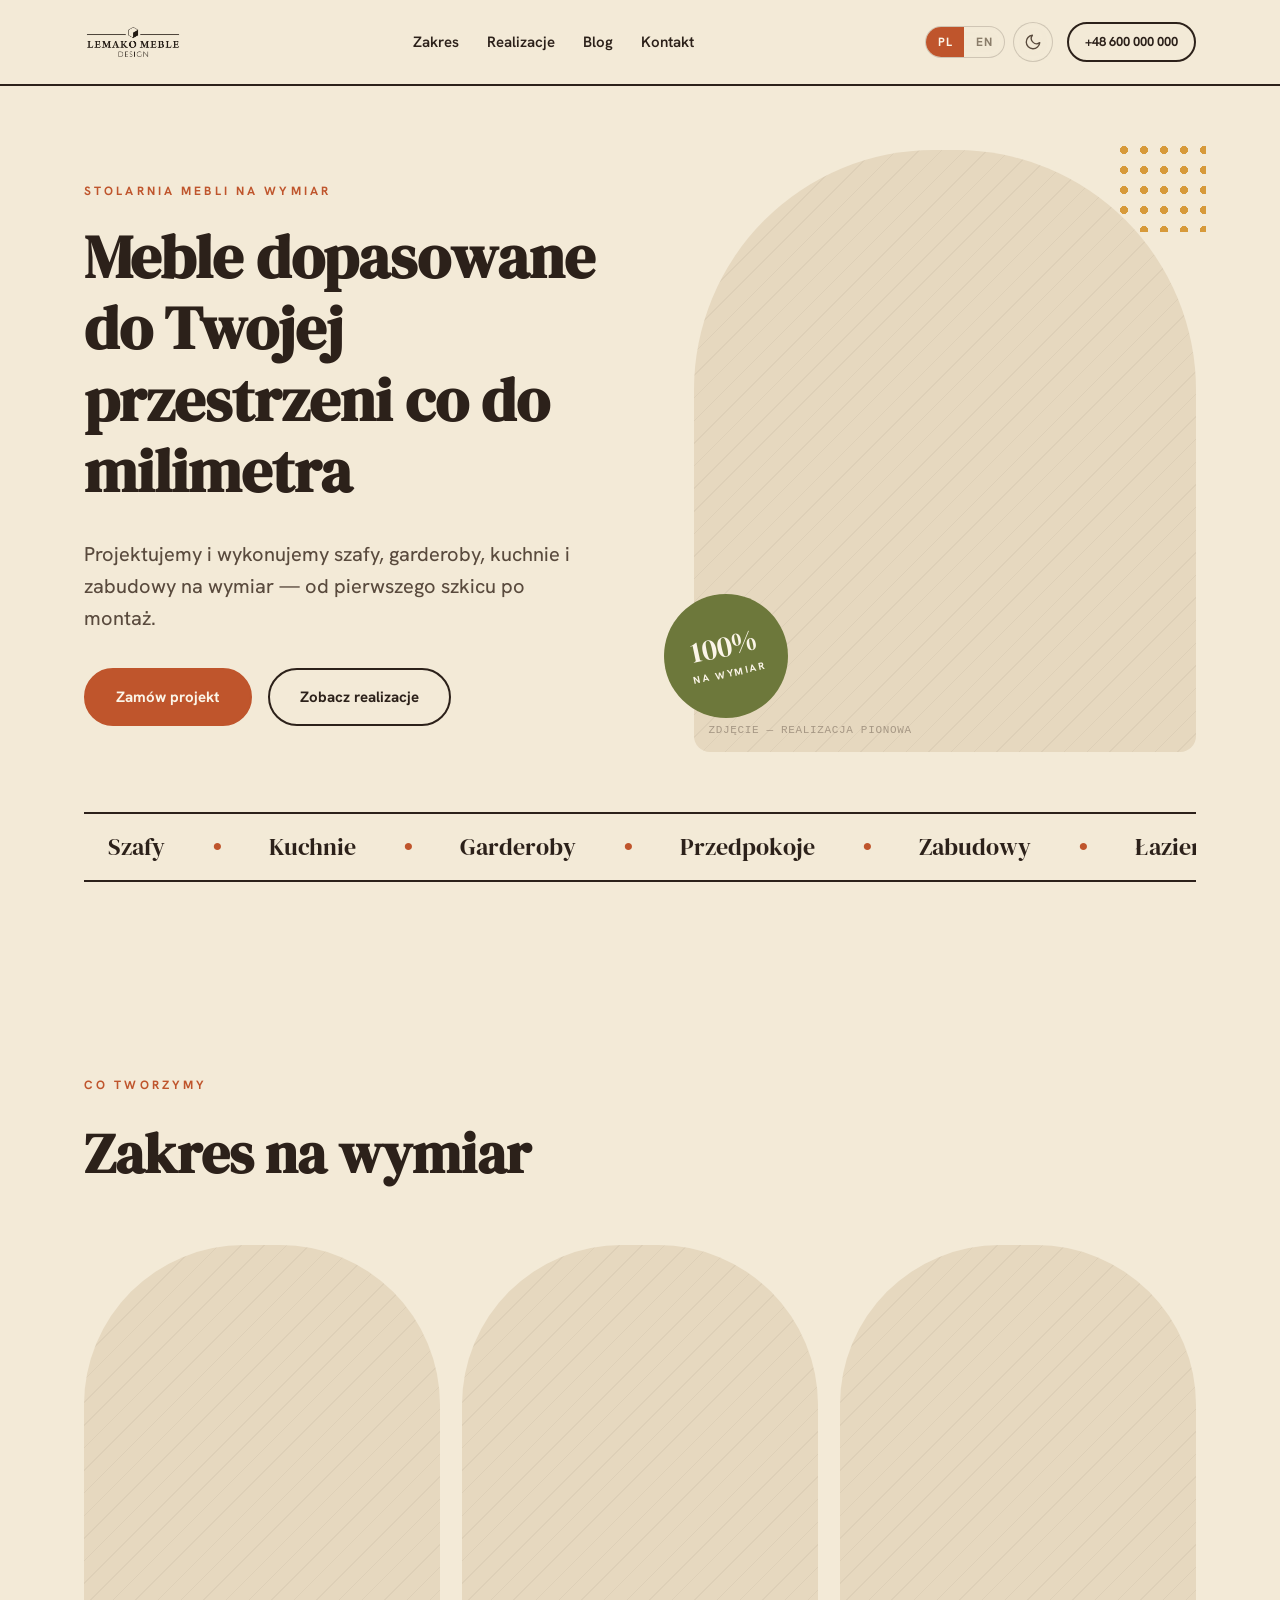
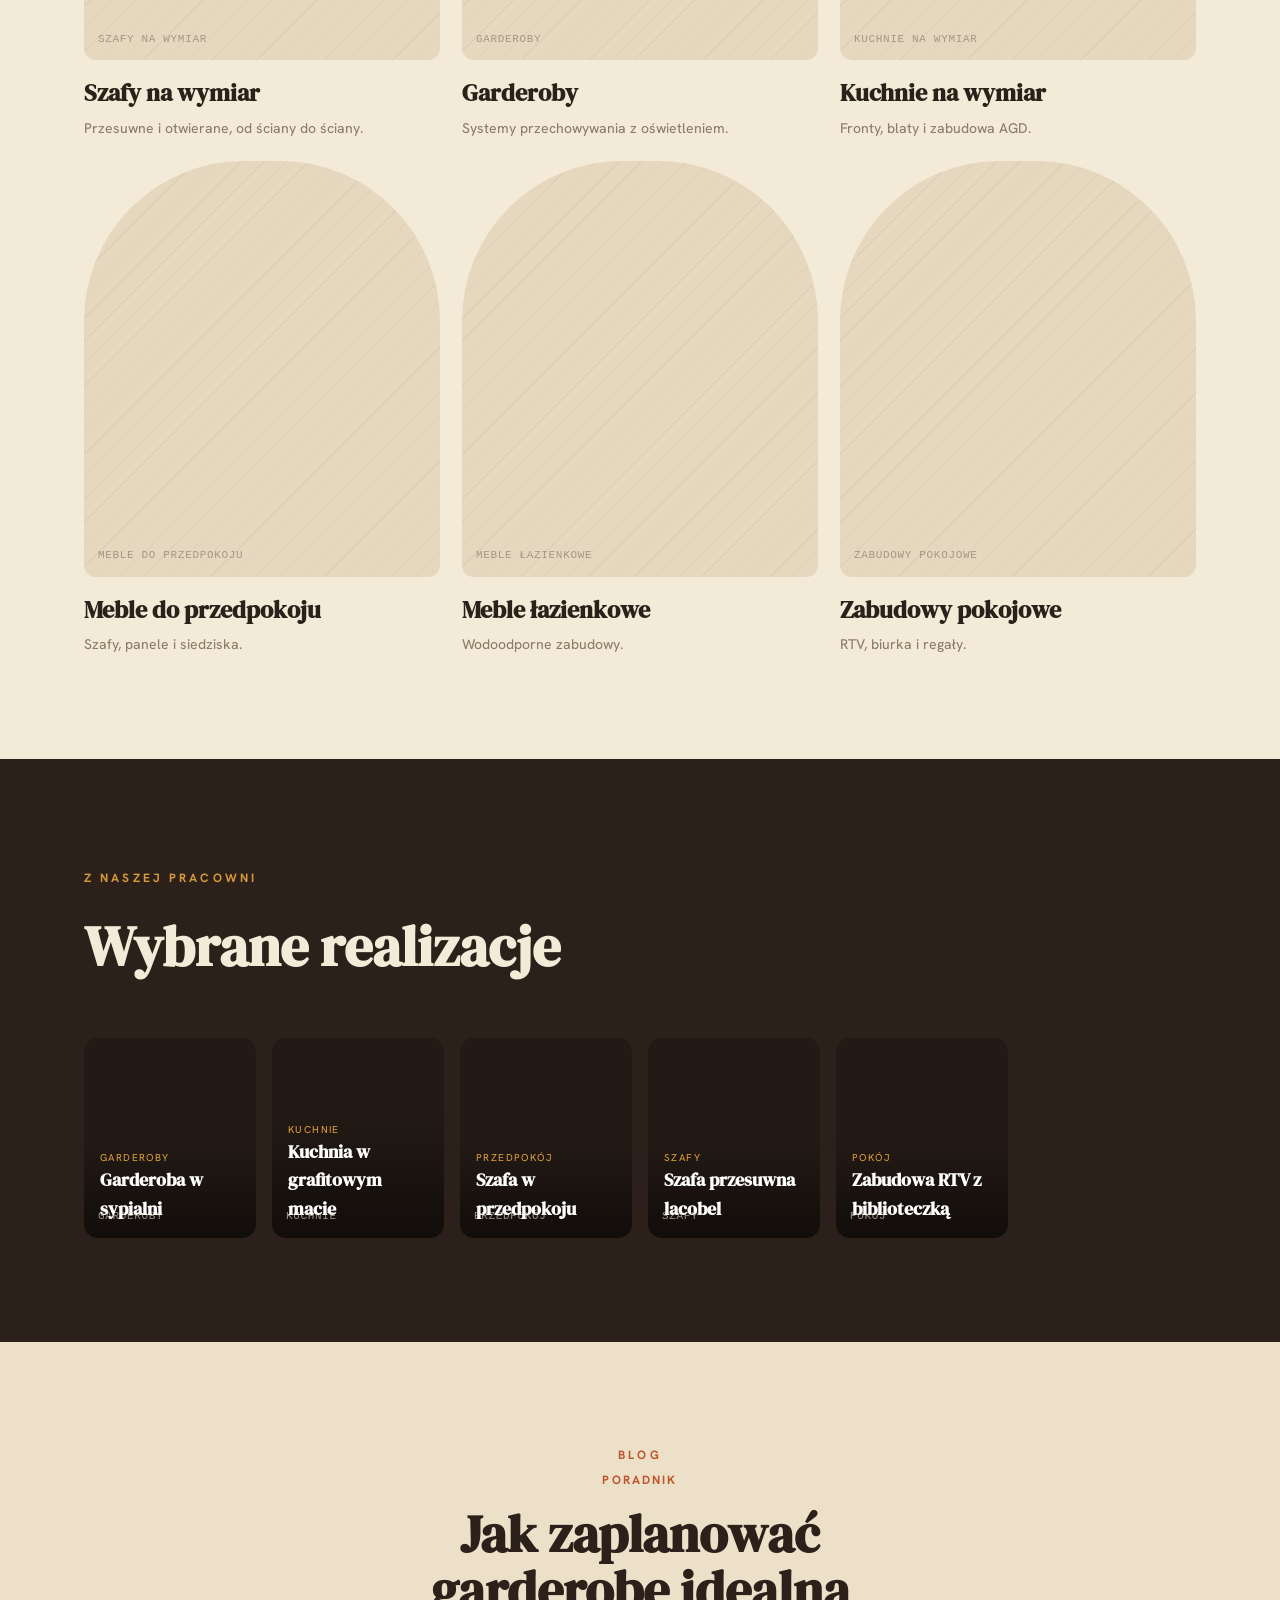
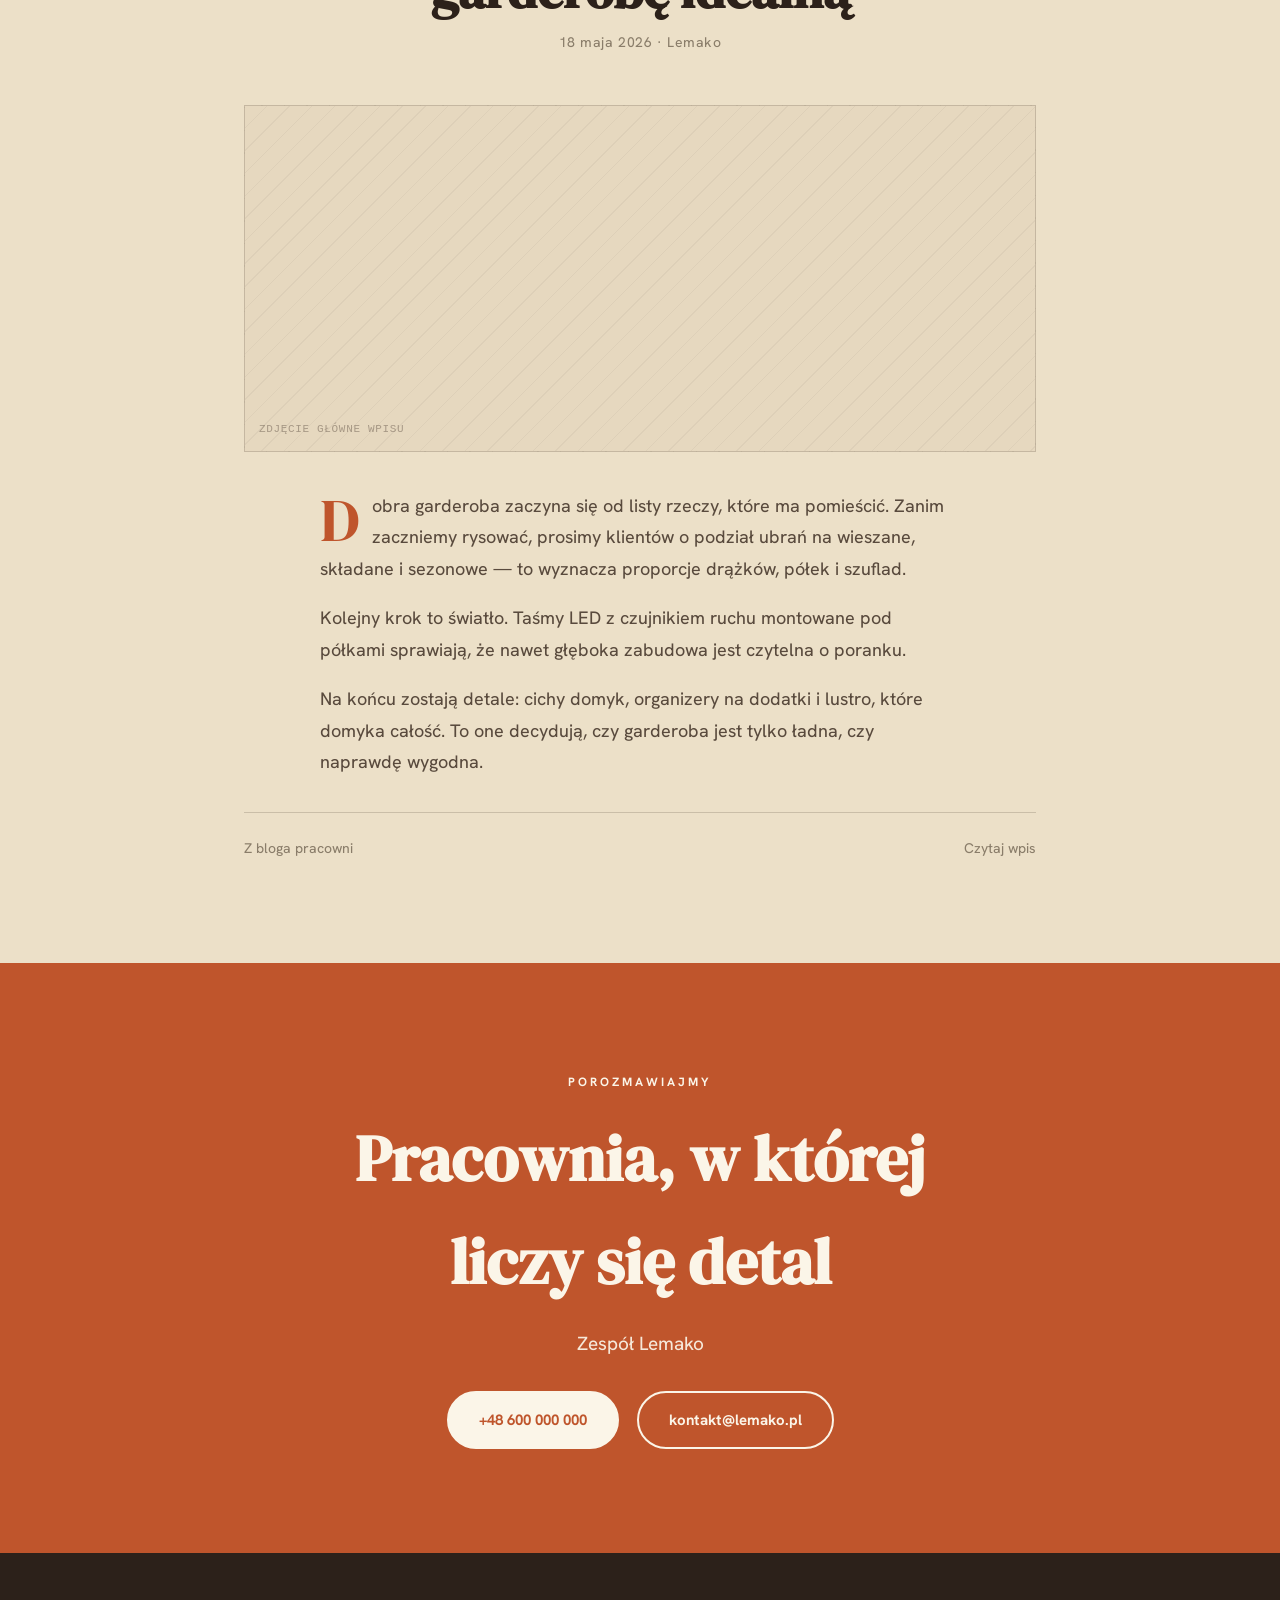
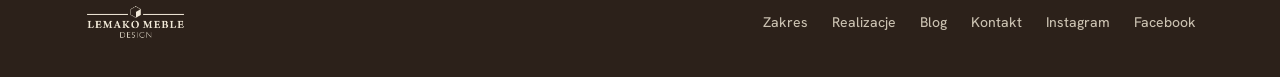
<file: design/Styl-Retro74.html>
<!DOCTYPE html>
<html lang="pl" data-default-mode="light">
<head>
<meta charset="UTF-8" />
<meta name="viewport" content="width=device-width, initial-scale=1.0" />
<title>Lemako — Retro '74</title>
<link rel="preconnect" href="https://fonts.googleapis.com" />
<link rel="preconnect" href="https://fonts.gstatic.com" crossorigin />
<link href="https://fonts.googleapis.com/css2?family=DM+Serif+Display:ital@0;1&family=Hanken+Grotesk:wght@400;500;600;700;800&display=swap" rel="stylesheet" />
<link rel="stylesheet" href="skin-base.css" />
<style>
:root,[data-theme="light"]{
  --bg:#f3ead7; --bg-2:#ece0c8; --surface:#fbf5e8; --text:#594a3d; --head:#2c211a; --muted:#8a7d6a;
  --line:rgba(44,33,26,.18); --accent:#bf552c; --accent-2:#a3461f; --on-accent:#fbf5e8; --ph:#e6d8bf;
  --olive:#6d783b; --mustard:#d79a3a;
  --font-sans:"Hanken Grotesk",system-ui,sans-serif; --font-display:"DM Serif Display",Georgia,serif;
}
[data-theme="dark"]{
  --bg:#241a12; --bg-2:#2c2017; --surface:#30241a; --text:#d8c9b4; --head:#f5ecdb; --muted:#a3937c;
  --line:rgba(230,210,180,.18); --accent:#df7a4a; --accent-2:#e89368; --on-accent:#241a12; --ph:#33271c;
  --olive:#8a984f; --mustard:#e0aa50;
}
body{font-weight:450;}
.btn{display:inline-flex;align-items:center;gap:10px;padding:15px 30px;border-radius:40px;font-size:15px;font-weight:700;transition:.3s;border:2px solid var(--head);color:var(--head);white-space:nowrap;}
.btn-fill{background:var(--accent);border-color:var(--accent);color:var(--on-accent);}
.btn-fill:hover{background:var(--accent-2);border-color:var(--accent-2);}
.btn-out:hover{background:var(--head);color:var(--bg);}
.arch{border-radius:240px 240px 16px 16px;}
.hd{position:sticky;top:0;z-index:50;background:color-mix(in srgb,var(--bg) 90%,transparent);backdrop-filter:blur(8px);border-bottom:2px solid var(--head);}
.hd-in{display:flex;align-items:center;justify-content:space-between;height:84px;gap:24px;}
.hd-right{display:flex;align-items:center;gap:14px;flex-shrink:0;}
.hd .chrome{position:static;top:auto;right:auto;backdrop-filter:none;}
.hd img{height:36px;}
.nav{display:flex;gap:28px;}
.nav a{font-size:15px;font-weight:600;color:var(--head);}
.nav a:hover{color:var(--accent);}
.tag{font-size:13px;font-weight:700;border:2px solid var(--head);border-radius:30px;padding:8px 16px;white-space:nowrap;color:var(--head);}

.hero{padding:64px 0 84px;}
.hero-grid{display:grid;grid-template-columns:1.05fr .95fr;gap:56px;align-items:center;}
.hero h1{font-family:var(--font-display);font-size:clamp(38px,4.8vw,66px);line-height:1.16;color:var(--head);margin:18px 0 0;}
.hero p{font-size:20px;max-width:46ch;margin-top:32px;color:var(--text);}
.hero-cta{display:flex;gap:16px;margin-top:34px;flex-wrap:wrap;}
.hero-vis{position:relative;}
.hero-vis .ph{aspect-ratio:3/3.6;}
.badge{position:absolute;left:-30px;bottom:34px;width:124px;height:124px;border-radius:50%;background:var(--olive);color:var(--on-accent);display:grid;place-items:center;text-align:center;transform:rotate(-12deg);}
.badge .b1{font-family:var(--font-display);font-size:30px;line-height:1;}
.badge .b2{font-size:10px;letter-spacing:.18em;text-transform:uppercase;margin-top:5px;font-weight:700;}
.dots{position:absolute;right:-10px;top:-10px;width:92px;height:92px;background-image:radial-gradient(var(--mustard) 28%,transparent 30%);background-size:20px 20px;}
.marquee{margin-top:60px;border-top:2px solid var(--head);border-bottom:2px solid var(--head);padding:14px 0;overflow:hidden;white-space:nowrap;}
.marquee span{font-family:var(--font-display);font-size:24px;color:var(--head);margin:0 24px;}
.marquee b{color:var(--accent);}

.sec-head{display:flex;justify-content:space-between;align-items:flex-end;gap:24px;flex-wrap:wrap;margin-bottom:46px;}
.sec-head h2{font-family:var(--font-display);font-size:clamp(32px,4.6vw,56px);color:var(--head);margin-top:12px;}
.coll{display:grid;grid-template-columns:repeat(3,1fr);gap:22px;}
.coll .it .ph{aspect-ratio:3/3.5;border-radius:160px 160px 12px 12px;}
.coll .it h3{font-family:var(--font-display);font-size:24px;margin-top:14px;color:var(--head);}
.coll .it p{font-size:14px;color:var(--muted);margin-top:4px;}

.band{background:var(--head);}
.band .eyebrow{color:var(--mustard);}
.band .sec-head h2{color:var(--bg);}
.gal{display:grid;grid-template-columns:repeat(6,1fr);grid-auto-rows:200px;gap:16px;}
.gal .g{overflow:hidden;border-radius:14px;position:relative;}
.gal .g .ph{width:100%;height:100%;min-height:0;background:color-mix(in srgb,var(--head) 80%,#000);}
.gal .g .ph>span{color:color-mix(in srgb,var(--bg) 60%,transparent);}
.gal .g .cap{position:absolute;left:0;bottom:0;right:0;padding:14px 16px;background:linear-gradient(transparent,rgba(0,0,0,.5));}
.gal .g .cap h3{font-family:var(--font-display);font-size:18px;color:#fff;}
.gal .g .cap .c{font-size:10px;letter-spacing:.14em;text-transform:uppercase;color:var(--mustard);}
.g1{grid-column:span 4;grid-row:span 2;} .g2{grid-column:span 2;} .g3{grid-column:span 2;} .g4{grid-column:span 3;} .g5{grid-column:span 3;}

.cta{background:var(--accent);color:var(--on-accent);text-align:center;}
.cta h2{font-family:var(--font-display);font-size:clamp(36px,5vw,64px);max-width:18ch;margin:0 auto;color:var(--on-accent);}
.cta p{font-size:19px;margin-top:16px;opacity:.92;}
.cta .row{display:flex;gap:18px;justify-content:center;flex-wrap:wrap;margin-top:32px;}
.cta .btn{border-color:var(--on-accent);color:var(--on-accent);}
.cta .btn-fill{background:var(--on-accent);color:var(--accent);}
.cta .btn-fill:hover{background:#fff;}

.ft{background:var(--head);color:var(--bg);padding:50px 0 36px;}
.ft-in{display:flex;justify-content:space-between;gap:30px;flex-wrap:wrap;align-items:center;}
.ft img{height:38px;}
.ft .links{display:flex;gap:24px;flex-wrap:wrap;}
.ft .links a{font-size:14px;color:color-mix(in srgb,var(--bg) 80%,transparent);}
.ft .links a:hover{color:var(--mustard);}

@media(max-width:880px){
  .nav,.tag{display:none;}
  .hero-grid{grid-template-columns:1fr;gap:40px;}
  .coll{grid-template-columns:1fr;}
  .gal{grid-template-columns:repeat(2,1fr);} .g1,.g2,.g3,.g4,.g5{grid-column:span 2;grid-row:span 1;}
}
</style>
</head>
<body>
<header class="hd"><div class="wrap hd-in">
  <img data-logo alt="Lemako Meble Design" />
  <nav class="nav">
    <a href="#scope" data-i18n="nav.collections">Zakres</a>
    <a href="#work" data-i18n="nav.work">Realizacje</a>
    <a href="#journal" data-i18n="nav.journal">Blog</a>
    <a href="#contact" data-i18n="nav.contact">Kontakt</a>
  </nav>
  <div class="hd-right">
    <div class="chrome">
      <div class="lang"><button data-set-lang="pl">PL</button><button data-set-lang="en">EN</button></div>
      <button class="mode" data-toggle-mode><span class="ic"></span><span data-mode-label></span></button>
    </div>
    <a href="#contact" data-href-tel class="tag" data-bind="contact.phone">+48 600 000 000</a>
  </div>
</div></header>

<section class="hero"><div class="wrap">
  <div class="hero-grid">
    <div>
      <span class="eyebrow" data-bind="hero.eyebrow">Stolarnia na wymiar</span>
      <h1 data-bind="hero.title">Meble z charakterem</h1>
      <p data-bind="hero.subtitle">Ciepłe drewno i forma, która się nie nudzi.</p>
      <div class="hero-cta">
        <a href="#contact" class="btn btn-fill" data-i18n="cta.project">Zamów projekt</a>
        <a href="#work" class="btn btn-out" data-i18n="cta.work">Zobacz realizacje</a>
      </div>
    </div>
    <div class="hero-vis">
      <span class="dots"></span>
      <div class="ph arch"><span>zdjęcie — realizacja pionowa</span></div>
      <div class="badge"><div><div class="b1">100%</div><div class="b2">na wymiar</div></div></div>
    </div>
  </div>
  <div class="marquee">
    <span>Szafy</span><span><b>•</b></span><span>Kuchnie</span><span><b>•</b></span><span>Garderoby</span><span><b>•</b></span><span>Przedpokoje</span><span><b>•</b></span><span>Zabudowy</span><span><b>•</b></span><span>Łazienki</span><span><b>•</b></span><span>Szafy</span><span><b>•</b></span><span>Kuchnie</span>
  </div>
</div></section>

<section class="sec" id="scope"><div class="wrap">
  <div class="sec-head">
    <div><span class="eyebrow" data-i18n="head.scope">Co tworzymy</span><h2 data-i18n="head.scopeTitle">Kolekcje na wymiar</h2></div>
  </div>
  <div class="coll" data-list="services" data-limit="6">
    <template><div class="it" data-list-item>
      <div class="ph"><span data-bind="title">usługa</span></div>
      <h3 data-bind="title"></h3>
      <p data-bind="desc"></p>
    </div></template>
  </div>
</div></section>

<section class="sec band" id="work"><div class="wrap">
  <div class="sec-head"><div><span class="eyebrow" data-i18n="head.work">Z naszej pracowni</span><h2 data-i18n="head.workTitle">Wybrane realizacje</h2></div></div>
  <div class="gal" data-list="projects" data-limit="5">
    <template><div class="g" data-list-item>
      <div class="ph"><span data-ph="cat">realizacja</span></div>
      <div class="cap"><div class="c" data-cat="category"></div><h3 data-bind="title"></h3></div>
    </div></template>
  </div>
</div></section>

<section class="sec post" id="journal"><div class="post-wrap">
  <div class="sec-head" style="margin-bottom:0;justify-content:center;"><span class="eyebrow" data-i18n="head.journal">Blog</span></div>
  <div class="head">
    <span class="cat" data-bind="blog.0.category">Poradnik</span>
    <h1 class="ttl" data-bind="blog.0.title">Tytuł wpisu</h1>
    <div class="meta"><span data-bind-date="blog.0.date"></span> · Lemako</div>
  </div>
  <div class="cover ph"><span>zdjęcie główne wpisu</span></div>
  <div class="body" data-bind-html="blog.0.body"></div>
  <div class="more"><a href="#journal" data-i18n="head.journalTitle">Z bloga pracowni</a><div class="other"><a href="#contact" data-i18n="head.readMore">Czytaj wpis</a></div></div>
</div></section>

<section class="sec cta" id="contact"><div class="wrap">
  <span class="eyebrow" style="color:var(--on-accent);display:inline-block;" data-i18n="head.contact">Porozmawiajmy</span>
  <h2 class="display" style="margin-top:14px;" data-bind="about.title">Masz pomysł? Zróbmy z niego mebel.</h2>
  <p data-bind="about.signature"></p>
  <div class="row">
    <a href="#" data-href-tel class="btn btn-fill" data-bind="contact.phone">+48 600 000 000</a>
    <a href="#" data-href-mail class="btn btn-out" data-bind="contact.email">kontakt@lemako.pl</a>
  </div>
</div></section>

<footer class="ft"><div class="wrap ft-in">
  <img data-logo data-src-dark="assets/logo-cream.png" data-src-light="assets/logo-cream.png" alt="Lemako" />
  <nav class="links">
    <a href="#scope" data-i18n="nav.collections">Zakres</a>
    <a href="#work" data-i18n="nav.work">Realizacje</a>
    <a href="#journal" data-i18n="nav.journal">Blog</a>
    <a href="#contact" data-i18n="nav.contact">Kontakt</a>
    <a data-social="instagram" href="#">Instagram</a>
    <a data-social="facebook" href="#">Facebook</a>
  </nav>
</div></footer>

<script src="lemako-core.js"></script>
</body>
</html>
</file>
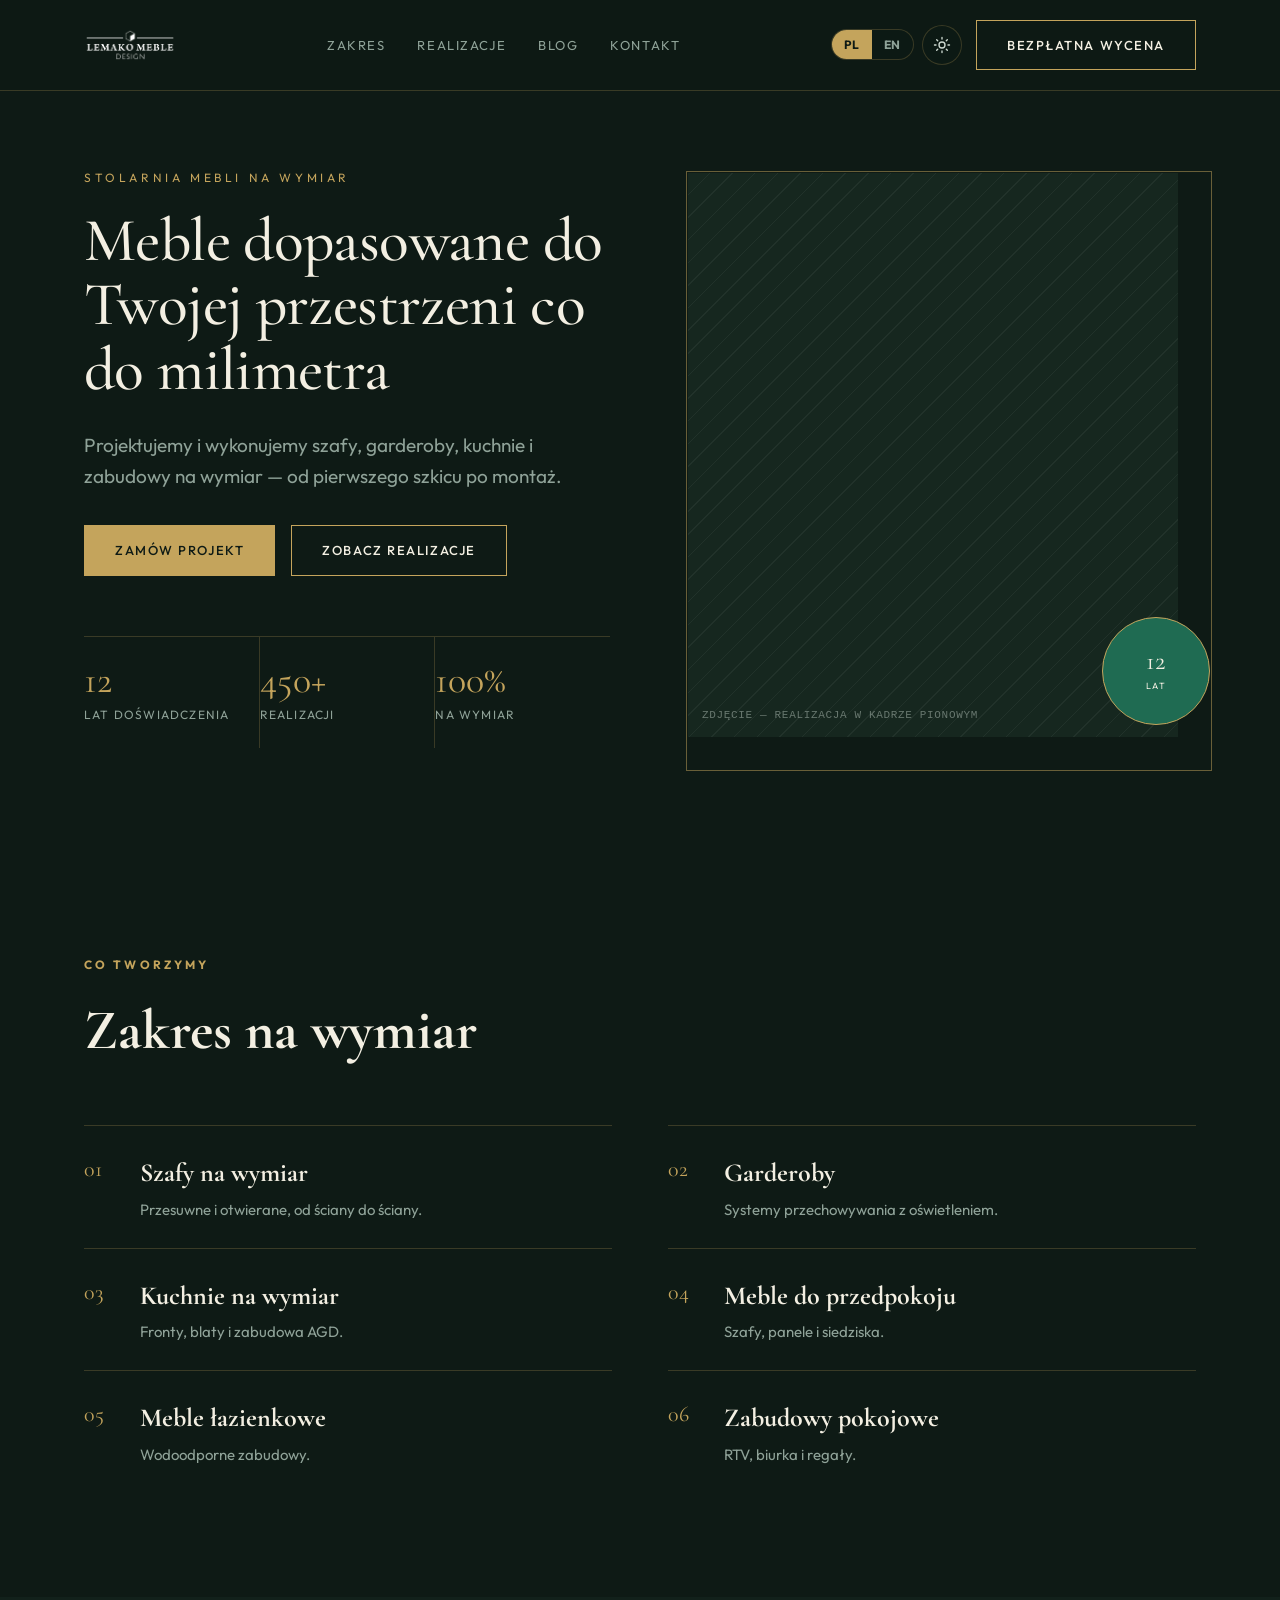
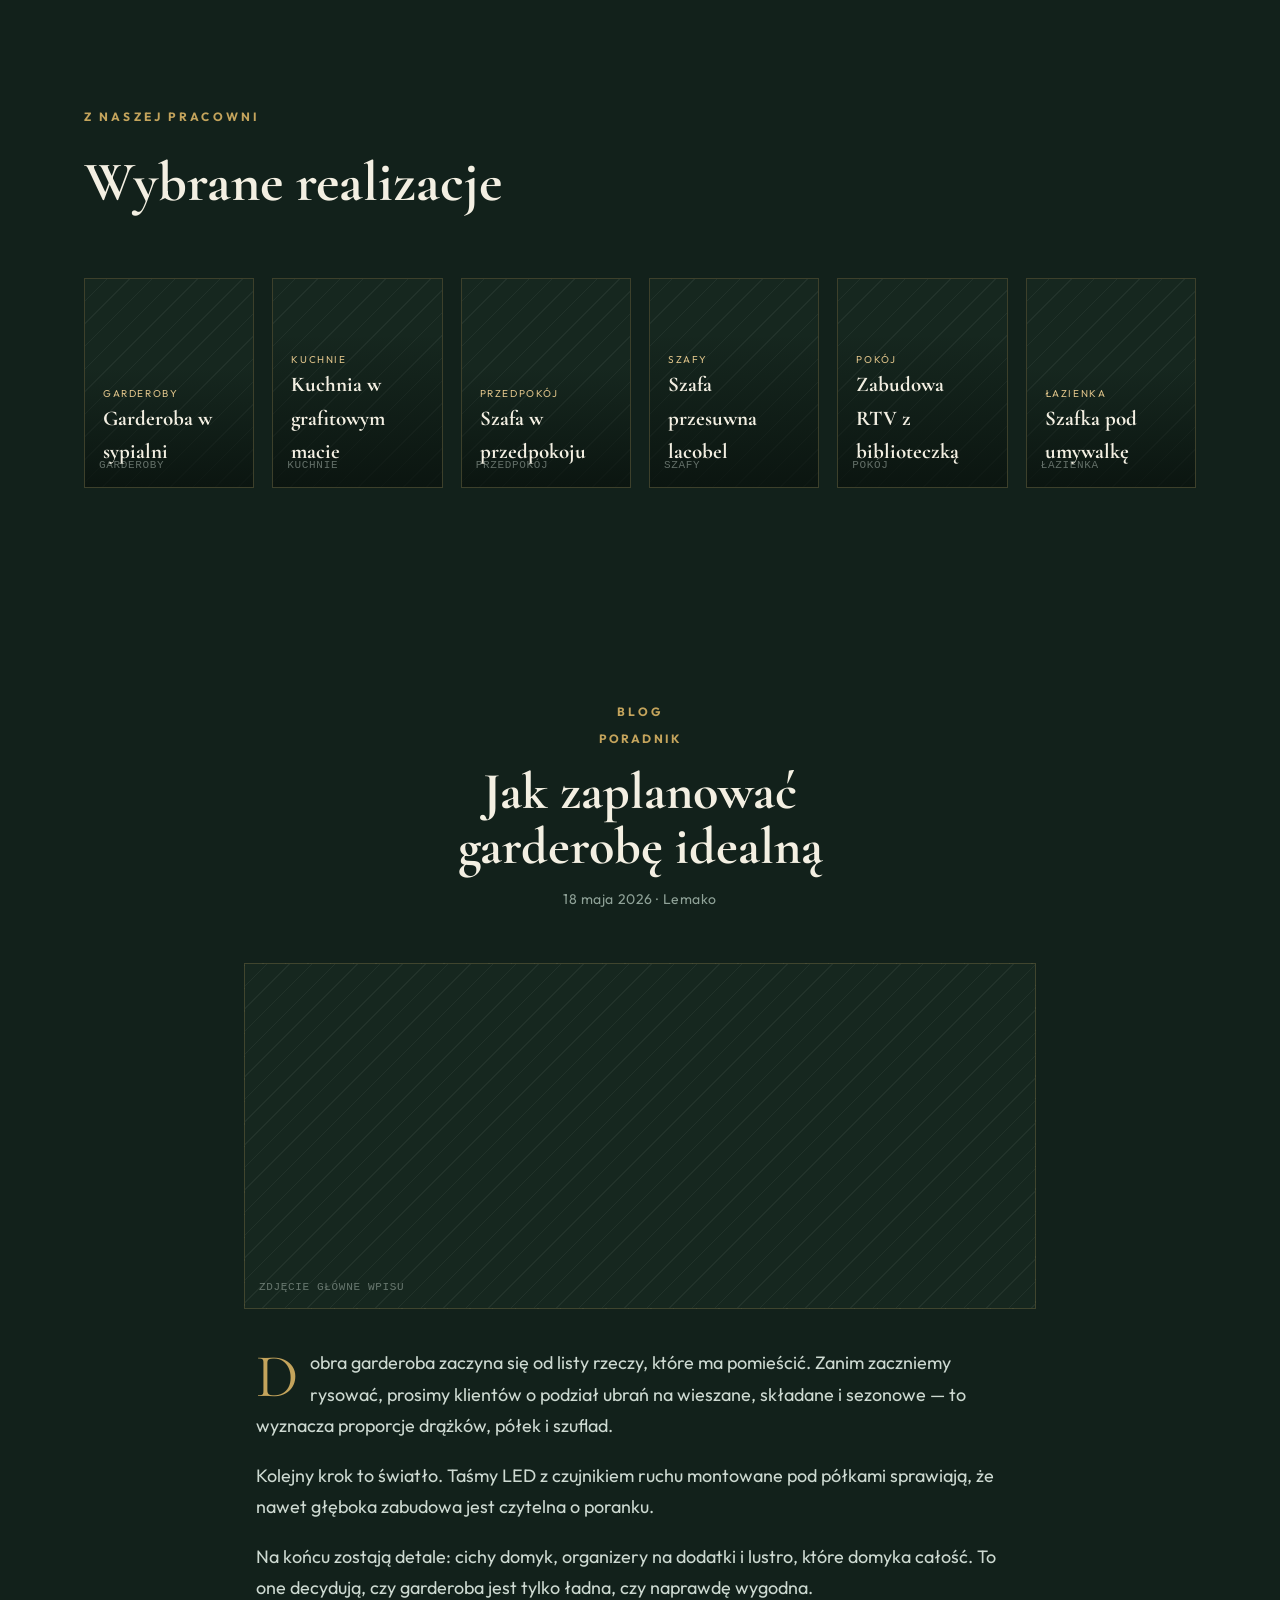
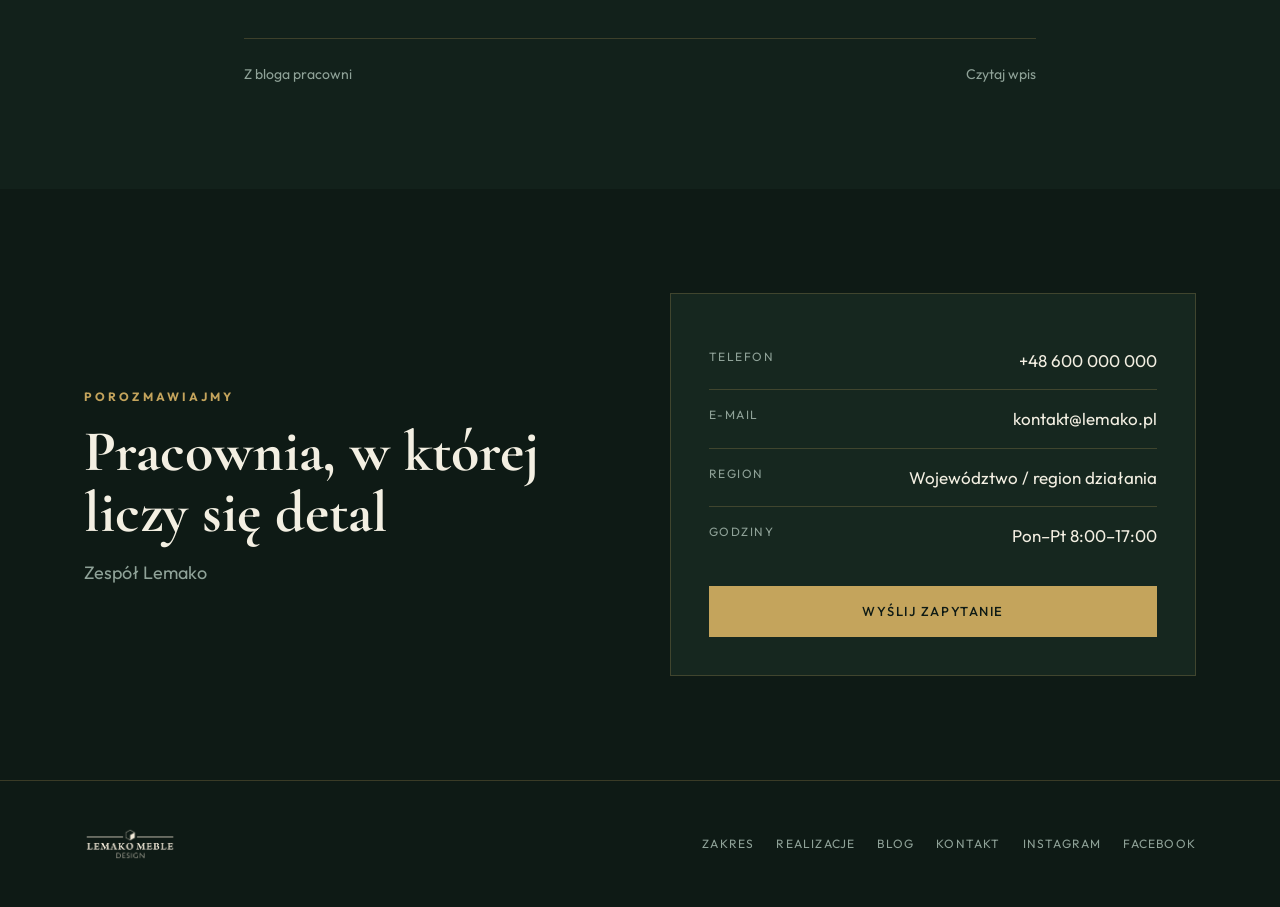
<file: design/Styl-Smaragd.html>
<!DOCTYPE html>
<html lang="pl" data-default-mode="dark">
<head>
<meta charset="UTF-8" />
<meta name="viewport" content="width=device-width, initial-scale=1.0" />
<title>Lemako — Smaragd</title>
<link rel="preconnect" href="https://fonts.googleapis.com" />
<link rel="preconnect" href="https://fonts.gstatic.com" crossorigin />
<link href="https://fonts.googleapis.com/css2?family=Cormorant+Garamond:ital,wght@0,500;0,600;1,500&family=Outfit:wght@300;400;500;600&display=swap" rel="stylesheet" />
<link rel="stylesheet" href="skin-base.css" />
<style>
:root,[data-theme="dark"]{
  --bg:#0e1a15; --bg-2:#12211b; --surface:#16271f; --text:#cdd9d1; --head:#f3efe2; --muted:#8fa298;
  --line:rgba(196,164,92,.24); --accent:#c4a45c; --accent-2:#dcc188; --on-accent:#0e1a15; --ph:#16271f;
  --emerald:#1f6b52;
  --font-sans:"Outfit",system-ui,sans-serif; --font-display:"Cormorant Garamond",Georgia,serif;
}
[data-theme="light"]{
  --bg:#f4f1e7; --bg-2:#ebe6d6; --surface:#fbf9f0; --text:#3a443d; --head:#15241c; --muted:#6c7a70;
  --line:rgba(31,107,82,.24); --accent:#9c7d34; --accent-2:#b8954a; --on-accent:#fbf9f0; --ph:#e0e6d9;
  --emerald:#1f6b52;
}
.btn{display:inline-flex;align-items:center;gap:10px;padding:14px 30px;font-size:13px;font-weight:500;letter-spacing:.12em;text-transform:uppercase;transition:.3s;border:1px solid var(--accent);white-space:nowrap;}
.btn-fill{background:var(--accent);color:var(--on-accent);}
.btn-fill:hover{background:var(--accent-2);border-color:var(--accent-2);}
.btn-out{color:var(--head);}
.btn-out:hover{background:var(--accent);color:var(--on-accent);}
.gold{color:var(--accent);}

.hd{position:sticky;top:0;z-index:50;background:color-mix(in srgb,var(--bg) 90%,transparent);backdrop-filter:blur(10px);border-bottom:1px solid var(--line);}
.hd-in{display:flex;align-items:center;justify-content:space-between;height:90px;gap:24px;}
.hd img{height:34px;}
.nav{display:flex;gap:32px;}
.nav a{font-size:13px;letter-spacing:.12em;text-transform:uppercase;color:var(--muted);font-weight:400;}
.nav a:hover{color:var(--accent);}
.hd-right{display:flex;align-items:center;gap:14px;flex-shrink:0;}
.hd .chrome{position:static;top:auto;right:auto;backdrop-filter:none;}

.hero{padding:64px 0 90px;position:relative;}
.hero-grid{display:grid;grid-template-columns:1fr 1fr;gap:60px;align-items:center;}
.hero .kick{font-size:12px;letter-spacing:.3em;text-transform:uppercase;color:var(--accent);}
.hero h1{font-family:var(--font-display);font-weight:500;font-size:clamp(42px,4.8vw,66px);line-height:1.05;color:var(--head);margin-top:20px;letter-spacing:-.01em;}
.hero h1 i{color:var(--accent);}
.hero p{color:var(--muted);font-size:19px;max-width:46ch;margin-top:28px;}
.hero .row{display:flex;gap:16px;margin-top:34px;flex-wrap:wrap;}
.hero-vis{position:relative;padding:18px;}
.hero-vis .ph{aspect-ratio:4/4.6;}
.hero-vis::before{content:"";position:absolute;inset:0;border:1px solid var(--accent);transform:translate(16px,16px);z-index:-1;opacity:.5;}
.hero-vis .seal{position:absolute;right:-14px;bottom:30px;width:108px;height:108px;border-radius:50%;background:var(--emerald);color:#f3efe2;display:grid;place-items:center;text-align:center;border:1px solid var(--accent);}
.hero-vis .seal .a{font-family:var(--font-display);font-size:26px;line-height:1;}
.hero-vis .seal .b{font-size:9px;letter-spacing:.16em;text-transform:uppercase;margin-top:5px;}
.stats{display:flex;gap:0;margin-top:60px;border-top:1px solid var(--line);}
.stats .st{flex:1;padding:24px 0;border-right:1px solid var(--line);}
.stats .st:last-child{border-right:0;}
.stats .v{font-family:var(--font-display);font-size:38px;color:var(--accent);line-height:1;}
.stats .l{font-size:12px;letter-spacing:.1em;text-transform:uppercase;color:var(--muted);margin-top:6px;}

.sec-head{margin-bottom:50px;}
.sec-head.ctr{text-align:center;}
.sec-head h2{font-family:var(--font-display);font-size:clamp(34px,4.4vw,56px);color:var(--head);margin-top:10px;}
.scope{display:grid;grid-template-columns:repeat(2,1fr);gap:0 56px;}
.scope .it{display:grid;grid-template-columns:auto 1fr;gap:20px;align-items:start;padding:26px 0;border-top:1px solid var(--line);}
.scope .n{font-family:var(--font-display);font-size:22px;color:var(--accent);min-width:36px;}
.scope h3{font-family:var(--font-display);font-size:26px;color:var(--head);}
.scope p{color:var(--muted);font-size:15px;margin-top:4px;}

.work{background:var(--bg-2);}
.gal{display:grid;grid-template-columns:repeat(6,1fr);grid-auto-rows:210px;gap:18px;}
.gal .g{overflow:hidden;position:relative;border:1px solid var(--line);}
.gal .g .ph{width:100%;height:100%;min-height:0;}
.gal .g .cap{position:absolute;inset:auto 0 0 0;padding:18px;background:linear-gradient(transparent,rgba(8,16,12,.78));}
.gal .g .cap .c{font-size:10px;letter-spacing:.16em;text-transform:uppercase;color:var(--accent-2);}
.gal .g .cap h3{font-family:var(--font-display);font-size:21px;color:#f3efe2;}
.g1{grid-column:span 4;grid-row:span 2;} .g2{grid-column:span 2;} .g3{grid-column:span 2;}
.g4{grid-column:span 2;} .g5{grid-column:span 2;} .g6{grid-column:span 2;}

.contact .grid{display:grid;grid-template-columns:1fr 1fr;gap:60px;align-items:center;}
.contact h2{font-family:var(--font-display);font-size:clamp(34px,4.6vw,58px);color:var(--head);line-height:1.04;}
.contact p{color:var(--muted);margin-top:16px;font-size:18px;max-width:40ch;}
.cbox{border:1px solid var(--line);padding:38px;background:var(--surface);}
.cbox .row{display:flex;justify-content:space-between;padding:15px 0;border-bottom:1px solid var(--line);gap:16px;}
.cbox .row:last-of-type{border-bottom:0;}
.cbox .k{font-size:12px;letter-spacing:.12em;text-transform:uppercase;color:var(--muted);}
.cbox .val{color:var(--head);font-size:17px;}
.cbox .val:hover{color:var(--accent);}
.cbox .btn{margin-top:22px;width:100%;justify-content:center;}

.ft{border-top:1px solid var(--line);padding:46px 0;}
.ft-in{display:flex;justify-content:space-between;align-items:center;gap:24px;flex-wrap:wrap;}
.ft img{height:34px;}
.ft .links{display:flex;gap:22px;flex-wrap:wrap;font-size:12px;letter-spacing:.1em;text-transform:uppercase;color:var(--muted);}
.ft .links a:hover{color:var(--accent);}

@media(max-width:880px){
  .nav{display:none;}
  .hero-grid{grid-template-columns:1fr;gap:40px;}
  .scope{grid-template-columns:1fr;}
  .gal{grid-template-columns:repeat(2,1fr);} .g1,.g2,.g3,.g4,.g5,.g6{grid-column:span 2;grid-row:span 1;}
  .contact .grid{grid-template-columns:1fr;gap:36px;}
}
</style>
</head>
<body>
<header class="hd"><div class="wrap hd-in">
  <img data-logo alt="Lemako Meble Design" />
  <nav class="nav">
    <a href="#scope" data-i18n="nav.collections">Zakres</a>
    <a href="#work" data-i18n="nav.work">Realizacje</a>
    <a href="#journal" data-i18n="nav.journal">Blog</a>
    <a href="#contact" data-i18n="nav.contact">Kontakt</a>
  </nav>
  <div class="hd-right">
    <div class="chrome">
      <div class="lang"><button data-set-lang="pl">PL</button><button data-set-lang="en">EN</button></div>
      <button class="mode" data-toggle-mode><span class="ic"></span><span data-mode-label></span></button>
    </div>
    <a href="#contact" class="btn btn-out" data-i18n="cta.quote">Bezpłatna wycena</a>
  </div>
</div></header>

<section class="hero"><div class="wrap">
  <div class="hero-grid">
    <div>
      <span class="kick" data-bind="hero.eyebrow">Stolarnia mebli na wymiar</span>
      <h1 data-bind="hero.title">Meble dopasowane do Twojej przestrzeni</h1>
      <p data-bind="hero.subtitle">Projektujemy i wykonujemy meble na wymiar.</p>
      <div class="row">
        <a href="#contact" class="btn btn-fill" data-i18n="cta.project">Zamów projekt</a>
        <a href="#work" class="btn btn-out" data-i18n="cta.work">Zobacz realizacje</a>
      </div>
      <div class="stats" data-list="stats">
        <template><div class="st" data-list-item><div class="v" data-bind="v"></div><div class="l" data-bind="l"></div></div></template>
      </div>
    </div>
    <div class="hero-vis">
      <div class="ph"><span>zdjęcie — realizacja w kadrze pionowym</span></div>
      <div class="seal"><div><div class="a">12</div><div class="b">lat</div></div></div>
    </div>
  </div>
</div></section>

<section class="sec" id="scope"><div class="wrap">
  <div class="sec-head"><span class="eyebrow" data-i18n="head.scope">Co tworzymy</span><h2 data-i18n="head.scopeTitle">Zakres na wymiar</h2></div>
  <div class="scope" data-list="services" data-limit="6">
    <template><div class="it" data-list-item>
      <div class="n" data-bind="#num">01</div>
      <div><h3 data-bind="title"></h3><p data-bind="desc"></p></div>
    </div></template>
  </div>
</div></section>

<section class="sec work" id="work"><div class="wrap">
  <div class="sec-head"><span class="eyebrow" data-i18n="head.work">Z naszej pracowni</span><h2 data-i18n="head.workTitle">Wybrane realizacje</h2></div>
  <div class="gal" data-list="projects" data-limit="6">
    <template><div class="g" data-list-item>
      <div class="ph"><span data-ph="cat">realizacja</span></div>
      <div class="cap"><div class="c" data-cat="category"></div><h3 data-bind="title"></h3></div>
    </div></template>
  </div>
</div></section>

<section class="sec post" id="journal"><div class="post-wrap">
  <div class="sec-head ctr" style="margin-bottom:0;"><span class="eyebrow" data-i18n="head.journal">Blog</span></div>
  <div class="head">
    <span class="cat" data-bind="blog.0.category">Poradnik</span>
    <h1 class="ttl" data-bind="blog.0.title">Tytuł wpisu</h1>
    <div class="meta"><span data-bind-date="blog.0.date"></span> · Lemako</div>
  </div>
  <div class="cover ph"><span>zdjęcie główne wpisu</span></div>
  <div class="body" data-bind-html="blog.0.body"></div>
  <div class="more"><a href="#journal" data-i18n="head.journalTitle">Z bloga pracowni</a><div class="other"><a href="#contact" data-i18n="head.readMore">Czytaj wpis</a></div></div>
</div></section>

<section class="sec contact" id="contact"><div class="wrap">
  <div class="grid">
    <div>
      <span class="eyebrow" data-i18n="head.contact">Porozmawiajmy</span>
      <h2 class="display" style="margin-top:14px;" data-bind="about.title">Pracownia, w której liczy się detal</h2>
      <p data-bind="about.signature"></p>
    </div>
    <div class="cbox">
      <div class="row"><span class="k" data-i18n="label.phone">Telefon</span><a class="val" data-href-tel data-bind="contact.phone">+48 600 000 000</a></div>
      <div class="row"><span class="k" data-i18n="label.email">E-mail</span><a class="val" data-href-mail data-bind="contact.email">kontakt@lemako.pl</a></div>
      <div class="row"><span class="k" data-i18n="label.city">Region</span><span class="val" data-bind="contact.city"></span></div>
      <div class="row"><span class="k" data-i18n="label.hours">Godziny</span><span class="val" data-bind="contact.hours"></span></div>
      <a href="#" data-href-mail class="btn btn-fill" data-i18n="cta.send">Wyślij zapytanie</a>
    </div>
  </div>
</div></section>

<footer class="ft"><div class="wrap ft-in">
  <img data-logo data-src-dark="assets/logo-cream.png" data-src-light="assets/logo-ink.png" alt="Lemako" />
  <nav class="links">
    <a href="#scope" data-i18n="nav.collections">Zakres</a>
    <a href="#work" data-i18n="nav.work">Realizacje</a>
    <a href="#journal" data-i18n="nav.journal">Blog</a>
    <a href="#contact" data-i18n="nav.contact">Kontakt</a>
    <a data-social="instagram" href="#">Instagram</a>
    <a data-social="facebook" href="#">Facebook</a>
  </nav>
</div></footer>

<script src="lemako-core.js"></script>
</body>
</html>
</file>
<file: styles.css>
/* ============================================================
   iQreu Lab — portfolio / studio site
   Visual system: "precision engineering meets digital craft"
   Layer-line motif · CAD grid · monospace technical annotations
   ============================================================ */

/* ---------- Tokens ---------- */
:root {
  /* fonts — overridable by Tweaks via [data-font] */
  --font-display: "Space Grotesk", system-ui, sans-serif;
  --font-body: "Hanken Grotesk", system-ui, sans-serif;
  --font-mono: "JetBrains Mono", ui-monospace, monospace;

  /* accent — overridable by Tweaks */
  --accent: oklch(0.70 0.19 52);
  --accent-soft: oklch(0.70 0.19 52 / 0.14);
  --on-accent: oklch(0.18 0.03 52);

  /* geometry */
  --radius: 14px;
  --radius-sm: 9px;
  --maxw: 1240px;
  --gutter: clamp(20px, 5vw, 72px);
  --section-y: clamp(72px, 11vw, 150px);

  --ease: cubic-bezier(0.22, 1, 0.36, 1);
}

[data-theme="dark"] {
  --bg: oklch(0.165 0.006 264);
  --bg-2: oklch(0.205 0.008 264);
  --bg-3: oklch(0.245 0.009 264);
  --line: oklch(0.32 0.012 264);
  --line-soft: oklch(0.26 0.01 264);
  --text: oklch(0.965 0.004 264);
  --text-2: oklch(0.74 0.012 264);
  --text-3: oklch(0.55 0.012 264);
  --grid: oklch(0.30 0.01 264 / 0.5);
  --shadow: 0 1px 0 oklch(0.4 0.01 264 / 0.4), 0 24px 60px -28px oklch(0 0 0 / 0.85);
  color-scheme: dark;
}

[data-theme="light"] {
  --bg: oklch(0.975 0.004 95);
  --bg-2: oklch(1 0 0);
  --bg-3: oklch(0.955 0.006 95);
  --line: oklch(0.88 0.007 95);
  --line-soft: oklch(0.92 0.005 95);
  --text: oklch(0.215 0.012 264);
  --text-2: oklch(0.44 0.012 264);
  --text-3: oklch(0.58 0.012 264);
  --grid: oklch(0.80 0.008 95 / 0.55);
  --shadow: 0 1px 0 oklch(1 0 0 / 0.6), 0 22px 50px -30px oklch(0.3 0.02 264 / 0.35);
  color-scheme: light;
}

/* ---------- Reset ---------- */
*, *::before, *::after { box-sizing: border-box; }
* { margin: 0; }
html { scroll-behavior: smooth; -webkit-text-size-adjust: 100%; }
@media (prefers-reduced-motion: reduce) {
  html { scroll-behavior: auto; }
  *, *::before, *::after { animation-duration: 0.01ms !important; transition-duration: 0.01ms !important; }
  /* never gate content behind motion */
  .reveal { opacity: 1 !important; transform: none !important; }
}
body {
  font-family: var(--font-body);
  background: var(--bg);
  color: var(--text);
  line-height: 1.6;
  -webkit-font-smoothing: antialiased;
  text-rendering: optimizeLegibility;
  overflow-x: hidden;
  transition: background 0.4s var(--ease), color 0.4s var(--ease);
}
img, svg { display: block; max-width: 100%; }
a { color: inherit; text-decoration: none; }
button { font: inherit; color: inherit; cursor: pointer; border: none; background: none; }
input, textarea, select { font: inherit; color: inherit; }
::selection { background: var(--accent); color: var(--on-accent); }

/* ---------- Type ---------- */
h1, h2, h3, h4 { font-family: var(--font-display); font-weight: 600; line-height: 1.04; letter-spacing: -0.02em; }
.mono { font-family: var(--font-mono); }

.eyebrow {
  font-family: var(--font-mono);
  font-size: 0.72rem;
  letter-spacing: 0.18em;
  text-transform: uppercase;
  color: var(--text-3);
  display: inline-flex;
  align-items: center;
  gap: 0.6em;
}
.eyebrow::before {
  content: "";
  width: 26px; height: 1px;
  background: var(--accent);
}

/* ---------- Layout ---------- */
.wrap { max-width: var(--maxw); margin-inline: auto; padding-inline: var(--gutter); }
section { position: relative; }
.section-pad { padding-block: var(--section-y); }

.section-head { max-width: 720px; margin-bottom: clamp(40px, 6vw, 72px); }
.section-head h2 {
  font-size: clamp(2rem, 5.2vw, 3.5rem);
  margin-top: 18px;
}
.section-head p { color: var(--text-2); font-size: clamp(1rem, 1.6vw, 1.18rem); margin-top: 20px; max-width: 56ch; text-wrap: pretty; }

/* recurring index tag e.g. 01 / 06 */
.idx { font-family: var(--font-mono); font-size: 0.72rem; color: var(--text-3); letter-spacing: 0.1em; }

/* ---------- CAD grid background utility ---------- */
.grid-bg::before {
  content: "";
  position: absolute; inset: 0;
  background-image:
    linear-gradient(var(--grid) 1px, transparent 1px),
    linear-gradient(90deg, var(--grid) 1px, transparent 1px);
  background-size: 56px 56px;
  -webkit-mask-image: radial-gradient(ellipse 80% 70% at 50% 0%, #000 10%, transparent 78%);
          mask-image: radial-gradient(ellipse 80% 70% at 50% 0%, #000 10%, transparent 78%);
  pointer-events: none;
  z-index: 0;
}

/* ============================================================
   Nav
   ============================================================ */
.nav {
  position: sticky; top: 0; z-index: 60;
  backdrop-filter: blur(14px);
  background: color-mix(in oklab, var(--bg) 78%, transparent);
  border-bottom: 1px solid transparent;
  transition: border-color 0.3s, background 0.3s;
}
.nav.scrolled { border-bottom-color: var(--line); }
.nav-inner {
  max-width: var(--maxw); margin-inline: auto;
  padding: 14px var(--gutter);
  display: flex; align-items: center; gap: 28px;
}
.brand { display: flex; align-items: center; gap: 11px; font-family: var(--font-display); font-weight: 600; font-size: 1.18rem; letter-spacing: -0.02em; }
.brand .mark {
  width: 36px; height: 36px; flex: none;
  display: grid; place-items: center;
  border: 1.5px solid var(--text);
  border-radius: 10px;
  position: relative;
  overflow: hidden;
  transition: border-color 0.3s, background 0.3s;
}
.brand .mark svg { width: 25px; height: 25px; overflow: visible; }
.brand .mark .brk { transition: stroke 0.3s; }
.brand .mark .ly { fill: var(--text); transition: transform 0.4s var(--ease), fill 0.3s, opacity 0.3s; transform-box: fill-box; transform-origin: center; }
.brand .mark .ly.l1 { fill: var(--accent); }
.brand .mark .ly.l2 { opacity: 0.78; }
.brand .mark .ly.l3 { opacity: 0.55; }
/* build the stack up on hover */
.brand:hover .mark { border-color: var(--accent); }
.brand:hover .mark .ly { opacity: 1; }
.brand:hover .mark .ly.l1 { animation: layStack 0.5s var(--ease); }
.brand:hover .mark .ly.l2 { animation: layStack 0.5s var(--ease) 0.07s backwards; }
.brand:hover .mark .ly.l3 { animation: layStack 0.5s var(--ease) 0.14s backwards; }
@keyframes layStack { from { transform: translateY(4px); opacity: 0; } }
.brand b { color: var(--accent); }

.nav-links { display: flex; gap: 4px; margin-left: auto; }
.nav-links a {
  font-size: 0.92rem; color: var(--text-2);
  padding: 8px 14px; border-radius: 8px;
  transition: color 0.2s, background 0.2s;
}
.nav-links a:hover { color: var(--text); background: var(--bg-2); }

.nav-tools { display: flex; align-items: center; gap: 8px; }
.toolbtn {
  height: 38px; min-width: 38px; padding-inline: 11px;
  display: inline-flex; align-items: center; justify-content: center; gap: 7px;
  border: 1px solid var(--line); border-radius: 9px;
  color: var(--text-2); font-family: var(--font-mono); font-size: 0.78rem;
  transition: border-color 0.2s, color 0.2s, background 0.2s;
}
.toolbtn:hover { color: var(--text); border-color: var(--text-3); }
.toolbtn svg { width: 17px; height: 17px; }
.lang-toggle b { color: var(--text); }

.btn {
  display: inline-flex; align-items: center; gap: 9px;
  padding: 11px 20px; border-radius: 10px;
  font-weight: 600; font-size: 0.94rem; letter-spacing: -0.01em;
  background: var(--accent); color: var(--on-accent);
  transition: transform 0.2s var(--ease), filter 0.2s, box-shadow 0.2s;
  box-shadow: 0 8px 24px -12px var(--accent);
}
.btn:hover { transform: translateY(-2px); filter: brightness(1.05); }
.btn:active { transform: translateY(0); }
.btn.ghost { background: transparent; color: var(--text); border: 1px solid var(--line); box-shadow: none; }
.btn.ghost:hover { border-color: var(--text); background: var(--bg-2); }
.btn svg { width: 17px; height: 17px; }

.menu-btn { display: none; }

/* ============================================================
   Hero
   ============================================================ */
.hero { position: relative; padding-top: clamp(56px, 9vw, 110px); padding-bottom: clamp(56px, 9vw, 120px); overflow: hidden; }
.hero-grid {
  position: relative; z-index: 1;
  display: grid; grid-template-columns: 1.15fr 0.85fr; gap: clamp(32px, 5vw, 72px); align-items: center;
}
.hero h1 { font-size: clamp(2.6rem, 7.4vw, 5.4rem); letter-spacing: -0.035em; }
.hero h1 em { font-style: normal; color: var(--accent); position: relative; }
.hero h1 .line { display: block; }
.hero-lead { color: var(--text-2); font-size: clamp(1.05rem, 1.7vw, 1.32rem); max-width: 48ch; margin-top: 26px; text-wrap: pretty; }
.hero-cta { display: flex; flex-wrap: wrap; gap: 14px; margin-top: 38px; }

.hero-meta { display: flex; flex-wrap: wrap; gap: 26px; margin-top: 46px; }
.hero-meta .stat .n { font-family: var(--font-display); font-size: 1.9rem; font-weight: 600; letter-spacing: -0.02em; }
.hero-meta .stat .n b { color: var(--accent); font-weight: 600; }
.hero-meta .stat .l { font-family: var(--font-mono); font-size: 0.72rem; color: var(--text-3); letter-spacing: 0.08em; text-transform: uppercase; margin-top: 4px; }

/* hero visual — layered "build platform" placeholder */
.hero-viz {
  position: relative; aspect-ratio: 4/5;
  border: 1px solid var(--line); border-radius: var(--radius);
  background:
    repeating-linear-gradient(135deg, var(--line-soft) 0 1px, transparent 1px 11px),
    var(--bg-2);
  overflow: hidden;
  box-shadow: var(--shadow);
}
.hero-viz .corner { position: absolute; width: 16px; height: 16px; border: 1.5px solid var(--accent); }
.hero-viz .corner.tl { top: 12px; left: 12px; border-right: none; border-bottom: none; }
.hero-viz .corner.tr { top: 12px; right: 12px; border-left: none; border-bottom: none; }
.hero-viz .corner.bl { bottom: 12px; left: 12px; border-right: none; border-top: none; }
.hero-viz .corner.br { bottom: 12px; right: 12px; border-left: none; border-top: none; }
.hero-viz .tag {
  position: absolute; font-family: var(--font-mono); font-size: 0.7rem; color: var(--text-3);
  background: color-mix(in oklab, var(--bg) 70%, transparent); padding: 3px 7px; border-radius: 5px;
}
.hero-viz .tag.t1 { top: 18px; left: 50%; transform: translateX(-50%); }
.hero-viz .tag.t2 { bottom: 18px; left: 50%; transform: translateX(-50%); color: var(--accent); }
/* stacked layers forming an object */
.hero-viz .layers { position: absolute; inset: 0; display: grid; place-items: center; }
.hero-viz .obj { width: 56%; aspect-ratio: 1; position: relative; }
.hero-viz .obj i {
  position: absolute; left: 50%; transform: translateX(-50%);
  height: 6px; border-radius: 2px; background: var(--accent);
  opacity: 0.92;
  animation: layerIn 0.6s var(--ease) backwards;
}
@keyframes layerIn { from { opacity: 0; transform: translate(-50%, 14px); } }

/* scanning sweep line */
.hero-viz .scan {
  position: absolute; left: 0; right: 0; height: 2px;
  background: linear-gradient(90deg, transparent, var(--accent), transparent);
  box-shadow: 0 0 18px 2px var(--accent);
  animation: scan 4.5s var(--ease) infinite;
  opacity: 0.85;
}
@keyframes scan {
  0%, 100% { top: 14%; opacity: 0; }
  10% { opacity: 0.9; }
  50% { top: 86%; opacity: 0.9; }
  60%, 100% { opacity: 0; }
}

/* marquee strip of capabilities */
.strip { border-block: 1px solid var(--line); overflow: hidden; }
.strip-track {
  display: flex; gap: 0; width: max-content;
  animation: marquee 32s linear infinite;
}
.strip:hover .strip-track { animation-play-state: paused; }
.strip-track .item {
  font-family: var(--font-mono); font-size: 0.84rem; color: var(--text-2);
  padding: 16px 30px; white-space: nowrap; display: inline-flex; align-items: center; gap: 30px;
}
.strip-track .item::after { content: "◆"; color: var(--accent); font-size: 0.6rem; }
@keyframes marquee { to { transform: translateX(-50%); } }

/* ============================================================
   Services
   ============================================================ */
.svc-grid { display: grid; grid-template-columns: repeat(3, 1fr); gap: 18px; }
.svc-card {
  position: relative; padding: 28px 26px 26px;
  border: 1px solid var(--line); border-radius: var(--radius);
  background: var(--bg-2);
  overflow: hidden;
  transition: transform 0.3s var(--ease), border-color 0.3s, box-shadow 0.3s;
}
.svc-card::before {
  content: ""; position: absolute; left: 0; top: 0; bottom: 0; width: 3px;
  background: var(--accent); transform: scaleY(0); transform-origin: top; transition: transform 0.35s var(--ease);
}
.svc-card:hover { transform: translateY(-4px); border-color: var(--text-3); box-shadow: var(--shadow); }
.svc-card:hover::before { transform: scaleY(1); }
.svc-card .ico {
  width: 46px; height: 46px; border-radius: 11px; display: grid; place-items: center;
  border: 1px solid var(--line); background: var(--bg-3); color: var(--accent); margin-bottom: 20px;
}
.svc-card .ico svg { width: 23px; height: 23px; }
.svc-card h3 { font-size: 1.32rem; margin-bottom: 9px; }
.svc-card p { color: var(--text-2); font-size: 0.96rem; }
.svc-card .tags { display: flex; flex-wrap: wrap; gap: 6px; margin-top: 18px; }
.svc-card .tags span { font-family: var(--font-mono); font-size: 0.68rem; color: var(--text-3); border: 1px solid var(--line); padding: 3px 8px; border-radius: 20px; }
.svc-card .num { position: absolute; top: 22px; right: 24px; }

/* span first card to feel editorial */
.svc-card.feature { grid-column: span 1; }

/* ============================================================
   Portfolio
   ============================================================ */
.filters { display: flex; flex-wrap: wrap; gap: 8px; margin-bottom: 34px; }
.filter {
  font-family: var(--font-mono); font-size: 0.78rem; letter-spacing: 0.02em;
  padding: 8px 15px; border-radius: 20px; border: 1px solid var(--line); color: var(--text-2);
  transition: all 0.2s;
}
.filter:hover { color: var(--text); border-color: var(--text-3); }
.filter.active { background: var(--text); color: var(--bg); border-color: var(--text); }

.work-grid { display: grid; grid-template-columns: repeat(12, 1fr); gap: 18px; }
.work {
  position: relative; border: 1px solid var(--line); border-radius: var(--radius); overflow: hidden;
  background: var(--bg-2); cursor: pointer;
  transition: transform 0.45s var(--ease), border-color 0.3s, opacity 0.4s, box-shadow 0.3s;
}
.work.hide { display: none; }
.work:hover { transform: translateY(-5px); border-color: var(--text-3); box-shadow: var(--shadow); }
.work .ph {
  aspect-ratio: 16/11; position: relative; overflow: hidden;
  background:
    repeating-linear-gradient(45deg, var(--line-soft) 0 1px, transparent 1px 13px),
    var(--bg-3);
  display: grid; place-items: center;
}
.work .ph .pin { font-family: var(--font-mono); font-size: 0.72rem; color: var(--text-3); text-align: center; padding: 0 20px; }
.work .ph .badge {
  position: absolute; top: 12px; left: 12px;
  font-family: var(--font-mono); font-size: 0.66rem; letter-spacing: 0.06em; text-transform: uppercase;
  background: var(--accent); color: var(--on-accent); padding: 4px 9px; border-radius: 6px; font-weight: 600;
}
.work .meta { padding: 18px 20px 20px; display: flex; justify-content: space-between; align-items: flex-start; gap: 12px; }
.work .meta h3 { font-size: 1.16rem; margin-bottom: 4px; }
.work .meta p { font-family: var(--font-mono); font-size: 0.72rem; color: var(--text-3); }
.work .meta .arr { flex: none; width: 34px; height: 34px; border-radius: 8px; border: 1px solid var(--line); display: grid; place-items: center; color: var(--text-2); transition: all 0.25s; }
.work:hover .meta .arr { background: var(--accent); color: var(--on-accent); border-color: var(--accent); transform: rotate(-45deg); }
.work .meta .arr svg { width: 15px; height: 15px; }
/* sizing across 12-col grid */
.work.w-7 { grid-column: span 7; }
.work.w-5 { grid-column: span 5; }
.work.w-6 { grid-column: span 6; }
.work.w-4 { grid-column: span 4; }
.work.w-8 { grid-column: span 8; }

/* ============================================================
   Process
   ============================================================ */
.proc { display: grid; grid-template-columns: repeat(4, 1fr); gap: 0; border: 1px solid var(--line); border-radius: var(--radius); overflow: hidden; }
.step { padding: 30px 26px 34px; border-right: 1px solid var(--line); position: relative; background: var(--bg-2); transition: background 0.3s; }
.step:last-child { border-right: none; }
.step:hover { background: var(--bg-3); }
.step .n { font-family: var(--font-mono); font-size: 0.78rem; color: var(--accent); letter-spacing: 0.1em; }
.step .dot { width: 11px; height: 11px; border-radius: 50%; border: 2px solid var(--accent); margin: 18px 0; position: relative; }
.step .dot::after { content: ""; position: absolute; left: 100%; top: 50%; width: 200px; height: 2px; background: repeating-linear-gradient(90deg, var(--line) 0 5px, transparent 5px 10px); }
.step:last-child .dot::after { display: none; }
.step h3 { font-size: 1.28rem; margin-bottom: 10px; }
.step p { color: var(--text-2); font-size: 0.94rem; }

/* ============================================================
   Blog
   ============================================================ */
.posts { display: grid; grid-template-columns: repeat(3, 1fr); gap: 18px; }
.post {
  border: 1px solid var(--line); border-radius: var(--radius); overflow: hidden; background: var(--bg-2);
  display: flex; flex-direction: column; transition: transform 0.3s var(--ease), border-color 0.3s, box-shadow 0.3s;
}
.post:hover { transform: translateY(-4px); border-color: var(--text-3); box-shadow: var(--shadow); }
.post .ph { aspect-ratio: 16/9; background: repeating-linear-gradient(0deg, var(--line-soft) 0 1px, transparent 1px 9px), var(--bg-3); position: relative; }
.post .ph span { position: absolute; bottom: 10px; left: 12px; font-family: var(--font-mono); font-size: 0.66rem; color: var(--text-3); }
.post .body { padding: 22px 22px 24px; display: flex; flex-direction: column; flex: 1; }
.post .cat { font-family: var(--font-mono); font-size: 0.68rem; letter-spacing: 0.08em; text-transform: uppercase; color: var(--accent); margin-bottom: 12px; }
.post h3 { font-size: 1.22rem; margin-bottom: 10px; line-height: 1.18; }
.post p { color: var(--text-2); font-size: 0.92rem; flex: 1; }
.post .date { font-family: var(--font-mono); font-size: 0.72rem; color: var(--text-3); margin-top: 18px; }

/* ============================================================
   Contact
   ============================================================ */
.contact-grid { display: grid; grid-template-columns: 0.9fr 1.1fr; gap: clamp(34px, 6vw, 80px); align-items: start; }
.contact-aside h2 { font-size: clamp(2rem, 4.6vw, 3.2rem); }
.contact-aside p { color: var(--text-2); margin-top: 18px; max-width: 40ch; }
.contact-links { margin-top: 36px; display: flex; flex-direction: column; gap: 2px; }
.contact-links a { display: flex; align-items: center; gap: 14px; padding: 16px 4px; border-top: 1px solid var(--line); transition: padding 0.25s, color 0.2s; }
.contact-links a:last-child { border-bottom: 1px solid var(--line); }
.contact-links a:hover { padding-left: 14px; color: var(--accent); }
.contact-links a .ic { width: 20px; color: var(--text-3); }
.contact-links a:hover .ic { color: var(--accent); }
.contact-links a .lbl { font-family: var(--font-mono); font-size: 0.72rem; color: var(--text-3); text-transform: uppercase; letter-spacing: 0.08em; width: 84px; }
.contact-links a .val { font-size: 1.02rem; }

.form { border: 1px solid var(--line); border-radius: var(--radius); padding: clamp(24px, 3vw, 38px); background: var(--bg-2); box-shadow: var(--shadow); }
.field { margin-bottom: 18px; }
.field label { display: block; font-family: var(--font-mono); font-size: 0.72rem; letter-spacing: 0.06em; text-transform: uppercase; color: var(--text-3); margin-bottom: 8px; }
.field input, .field textarea, .field select {
  width: 100%; padding: 13px 15px; border-radius: 10px;
  border: 1px solid var(--line); background: var(--bg); color: var(--text);
  transition: border-color 0.2s, box-shadow 0.2s;
}
.field input:focus, .field textarea:focus, .field select:focus { outline: none; border-color: var(--accent); box-shadow: 0 0 0 3px var(--accent-soft); }
.field textarea { resize: vertical; min-height: 120px; }
.field.err input, .field.err textarea { border-color: oklch(0.6 0.2 25); }
.field .msg { font-family: var(--font-mono); font-size: 0.7rem; color: oklch(0.65 0.2 25); margin-top: 6px; display: none; }
.field.err .msg { display: block; }
.two { display: grid; grid-template-columns: 1fr 1fr; gap: 18px; }
.form .btn { width: 100%; justify-content: center; margin-top: 8px; }
.form-ok { display: none; text-align: center; padding: 30px 10px; }
.form-ok.show { display: block; }
.form-ok .ck { width: 56px; height: 56px; border-radius: 50%; border: 2px solid var(--accent); color: var(--accent); display: grid; place-items: center; margin: 0 auto 18px; }
.form-ok h3 { font-size: 1.5rem; margin-bottom: 8px; }
.form-ok p { color: var(--text-2); }

/* ============================================================
   Footer
   ============================================================ */
.footer { border-top: 1px solid var(--line); padding-block: 54px 40px; }
.footer-top { display: flex; justify-content: space-between; flex-wrap: wrap; gap: 32px; }
.footer .brand { font-size: 1.3rem; }
.footer-tag { color: var(--text-2); max-width: 36ch; margin-top: 16px; font-size: 0.95rem; }
.footer-cols { display: flex; gap: clamp(32px, 6vw, 80px); flex-wrap: wrap; }
.footer-col h4 { font-family: var(--font-mono); font-size: 0.72rem; text-transform: uppercase; letter-spacing: 0.1em; color: var(--text-3); margin-bottom: 16px; font-weight: 500; }
.footer-col a { display: block; color: var(--text-2); font-size: 0.94rem; padding: 6px 0; transition: color 0.2s; }
.footer-col a:hover { color: var(--accent); }
.footer-bottom { margin-top: 44px; padding-top: 24px; border-top: 1px solid var(--line); display: flex; justify-content: space-between; flex-wrap: wrap; gap: 12px; font-family: var(--font-mono); font-size: 0.74rem; color: var(--text-3); }

/* ---------- Reveal animation ---------- */
.reveal { opacity: 0; transform: translateY(26px); transition: opacity 0.7s var(--ease), transform 0.7s var(--ease); }
.reveal.in { opacity: 1; transform: none; }
.reveal[data-d="1"] { transition-delay: 0.07s; }
.reveal[data-d="2"] { transition-delay: 0.14s; }
.reveal[data-d="3"] { transition-delay: 0.21s; }
.reveal[data-d="4"] { transition-delay: 0.28s; }
.reveal[data-d="5"] { transition-delay: 0.35s; }

/* ============================================================
   Responsive
   ============================================================ */
@media (max-width: 960px) {
  .hero-grid { grid-template-columns: 1fr; }
  .hero-viz { max-width: 380px; }
  .svc-grid { grid-template-columns: repeat(2, 1fr); }
  .proc { grid-template-columns: repeat(2, 1fr); }
  .step:nth-child(2) { border-right: none; }
  .step:nth-child(1), .step:nth-child(2) { border-bottom: 1px solid var(--line); }
  .step .dot::after { display: none; }
  .posts { grid-template-columns: repeat(2, 1fr); }
  .work.w-7, .work.w-5, .work.w-6, .work.w-4, .work.w-8 { grid-column: span 6; }
  .contact-grid { grid-template-columns: 1fr; }
  .launch { grid-template-columns: 1fr; }
  .launch-slots { flex-direction: row; }
  .slot { flex-direction: column; align-items: flex-start; justify-content: center; gap: 6px; }
}
@media (max-width: 640px) {
  .nav-links { display: none; }
  .menu-btn { display: inline-flex; }
  .nav .btn.desktop-cta { display: none; }
  .svc-grid { grid-template-columns: 1fr; }

  /* ---- Process (03): vertical timeline on mobile ---- */
  .proc { grid-template-columns: 1fr; border-radius: var(--radius); }
  .step {
    border-right: none; border-bottom: 1px solid var(--line);
    display: grid; grid-template-columns: 42px 1fr; column-gap: 16px; row-gap: 6px;
    align-items: start; padding: 22px 22px 24px; position: relative;
  }
  .step:last-child { border-bottom: none; }
  .step .n {
    grid-column: 1; grid-row: 1;
    width: 42px; height: 42px; border-radius: 50%;
    border: 1.5px solid var(--accent);
    display: grid; place-items: center; font-size: 0.82rem;
    background: var(--bg); position: relative; z-index: 1;
  }
  .step .dot { display: none; }
  .step h3 { grid-column: 2; grid-row: 1; align-self: center; margin: 0; }
  .step p { grid-column: 2; grid-row: 2; }
  /* dashed connector down the left rail, centred under the circle */
  .step:not(:last-child)::after {
    content: ""; position: absolute; left: 43px; top: 66px; bottom: -1px; width: 2px;
    transform: translateX(-50%);
    background: repeating-linear-gradient(180deg, var(--line) 0 5px, transparent 5px 10px);
  }

  .posts { grid-template-columns: 1fr; }
  .work.w-7, .work.w-5, .work.w-6, .work.w-4, .work.w-8 { grid-column: span 12; }

  /* ---- Launch (02): tighter, no overflow on mobile ---- */
  .launch-main { padding: 26px 22px 28px; }
  .launch-status { font-size: 0.64rem; letter-spacing: 0.08em; flex-wrap: wrap; }
  .launch-main h3 { font-size: 1.5rem; }
  .launch-perks { grid-template-columns: 1fr; gap: 11px; margin: 22px 0 26px; }
  .launch-slots { flex-direction: column; gap: 10px; }
  .slot { flex-direction: row; align-items: center; justify-content: space-between; gap: 12px; min-height: 60px; padding: 0 18px; }
  .slot-q { font-size: 1.15rem; }

  .two { grid-template-columns: 1fr; }
  .hero-meta { gap: 18px 26px; }
  /* mobile menu */
  .mobile-menu { display: flex; }
}

/* mobile menu drawer */
.mobile-menu {
  position: fixed; inset: 0; z-index: 70; background: var(--bg);
  flex-direction: column; padding: 80px var(--gutter) 40px; gap: 6px;
  display: none; opacity: 0; pointer-events: none; transition: opacity 0.3s;
}
.mobile-menu.open { opacity: 1; pointer-events: auto; }
.mobile-menu a { font-family: var(--font-display); font-size: 1.8rem; font-weight: 600; padding: 12px 0; border-bottom: 1px solid var(--line); }
.mobile-menu .close { position: absolute; top: 22px; right: var(--gutter); width: 40px; height: 40px; border: 1px solid var(--line); border-radius: 9px; display: grid; place-items: center; }

/* ---------- Tweak variants ---------- */
[data-grid="off"] .grid-bg::before { display: none; }
[data-motion="off"] .hero-viz .scan { animation: none; opacity: 0; }
[data-motion="off"] .strip-track { animation: none; }
[data-motion="off"] .hero-viz .obj i { animation: none; }
[data-cards="solid"] .svc-card,
[data-cards="solid"] .work,
[data-cards="solid"] .post,
[data-cards="solid"] .form { background: var(--bg-3); }

/* ============================================================
   Launch (replaces empty portfolio for a new studio)
   ============================================================ */
.launch { display: grid; grid-template-columns: 1.35fr 0.65fr; gap: 18px; }
.launch-main {
  position: relative; padding: clamp(28px, 4vw, 46px);
  border: 1px solid var(--line); border-radius: var(--radius); background: var(--bg-2);
  overflow: hidden;
}
.launch-main::before {
  content: ""; position: absolute; inset: 0;
  background: repeating-linear-gradient(135deg, var(--accent-soft) 0 1px, transparent 1px 14px);
  -webkit-mask-image: linear-gradient(160deg, #000 0%, transparent 55%); mask-image: linear-gradient(160deg, #000 0%, transparent 55%);
  pointer-events: none;
}
.launch-main > * { position: relative; }
.launch-status { display: inline-flex; align-items: center; gap: 9px; font-size: 0.72rem; letter-spacing: 0.12em; color: var(--accent); margin-bottom: 22px; }
.launch-status i { width: 8px; height: 8px; border-radius: 50%; background: var(--accent); box-shadow: 0 0 0 0 var(--accent); animation: pulse 2.2s var(--ease) infinite; }
@keyframes pulse { 0% { box-shadow: 0 0 0 0 var(--accent-soft); } 70% { box-shadow: 0 0 0 9px transparent; } 100% { box-shadow: 0 0 0 0 transparent; } }
.launch-main h3 { font-size: clamp(1.6rem, 3.2vw, 2.4rem); max-width: 18ch; }
.launch-main > p { color: var(--text-2); margin-top: 16px; max-width: 52ch; text-wrap: pretty; }
.launch-perks { list-style: none; padding: 0; margin: 26px 0 32px; display: grid; grid-template-columns: 1fr 1fr; gap: 12px 26px; }
.launch-perks li { position: relative; padding-left: 26px; color: var(--text); font-size: 0.96rem; }
.launch-perks li::before {
  content: ""; position: absolute; left: 0; top: 7px; width: 13px; height: 8px;
  border-left: 2px solid var(--accent); border-bottom: 2px solid var(--accent); transform: rotate(-45deg);
}

.launch-slots { display: flex; flex-direction: column; gap: 12px; }
.launch-slots-label { font-size: 0.7rem; letter-spacing: 0.12em; text-transform: uppercase; color: var(--text-3); margin-bottom: 2px; }
.slot {
  flex: 1; min-height: 78px; position: relative;
  border: 1.5px dashed var(--line); border-radius: var(--radius-sm);
  display: flex; align-items: center; justify-content: space-between; padding: 0 20px;
  background:
    repeating-linear-gradient(45deg, var(--line-soft) 0 1px, transparent 1px 12px),
    var(--bg-2);
  transition: border-color 0.3s, color 0.3s;
}
.slot:hover { border-color: var(--accent); }
.slot-tag { font-size: 0.78rem; color: var(--text-2); }
.slot-q { font-family: var(--font-display); font-weight: 600; font-size: 1.3rem; color: var(--text-3); }

/* font variants applied via [data-font] on <html> */
[data-font="b"] { --font-display: "Sora", sans-serif; --font-body: "Sora", sans-serif; --font-mono: "Space Mono", monospace; }
[data-font="c"] { --font-display: "Archivo", sans-serif; --font-body: "Archivo", sans-serif; --font-mono: "IBM Plex Mono", monospace; }
</file>
<file: design/skin-base.css>
/* skin-base.css — wspólna baza dla wszystkich kierunków.
   Każda skórka MUSI zdefiniować kanoniczne zmienne dla [data-theme="dark"] i [data-theme="light"]:
   --bg --bg-2 --surface --text --head --muted --line --accent --accent-2 --on-accent --ph
   oraz --font-sans --font-display. Layout (hero/zakres/realizacje) pisze każda skórka sama. */

*{box-sizing:border-box;margin:0;padding:0;}
html{scroll-behavior:smooth;}
body{background:var(--bg);color:var(--text);font-family:var(--font-sans);font-size:17px;line-height:1.6;-webkit-font-smoothing:antialiased;overflow-x:hidden;}
a{color:inherit;text-decoration:none;}
img{display:block;max-width:100%;}
button{font-family:inherit;cursor:pointer;}
.wrap{max-width:1200px;margin:0 auto;padding:0 44px;position:relative;}
.display{font-family:var(--font-display);}

/* placeholdery */
.ph{position:relative;overflow:hidden;background:var(--ph);
  background-image:repeating-linear-gradient(135deg,transparent 0 15px,color-mix(in srgb,var(--text) 6%,transparent) 15px 16px);
  display:flex;align-items:flex-end;min-height:120px;}
.ph > span{font-family:ui-monospace,Menlo,monospace;font-size:11px;letter-spacing:.06em;text-transform:uppercase;
  color:color-mix(in srgb,var(--text) 45%,transparent);padding:12px 14px;position:relative;z-index:1;}

/* chrome: przełączniki w prawym górnym rogu */
.chrome{position:fixed;top:16px;right:18px;z-index:120;display:flex;gap:8px;align-items:center;}
.chrome .lang{display:flex;border:1px solid var(--line);border-radius:30px;overflow:hidden;background:color-mix(in srgb,var(--bg) 78%,transparent);backdrop-filter:blur(8px);}
.chrome .lang button{background:transparent;border:0;color:var(--muted);padding:7px 12px;font-size:12px;font-weight:700;letter-spacing:.04em;transition:.25s;}
.chrome .lang button.on{background:var(--accent);color:var(--on-accent);}
.chrome .mode{width:40px;height:40px;padding:0;display:inline-grid;place-items:center;border:1px solid var(--line);border-radius:50%;
  background:color-mix(in srgb,var(--bg) 78%,transparent);backdrop-filter:blur(8px);color:var(--text);transition:.25s;}
.chrome .mode:hover{border-color:var(--accent);color:var(--accent);}
.chrome .mode svg{width:18px;height:18px;display:block;}

/* sekcja bloga — widok pojedynczego wpisu (spójna we wszystkich skórkach) */
.post{background:var(--bg-2);}
.post-wrap{max-width:880px;margin:0 auto;padding:0 44px;}
.post .head{text-align:center;padding-bottom:14px;}
.post .cat{display:inline-block;font-size:12px;letter-spacing:.18em;text-transform:uppercase;font-weight:700;color:var(--accent);}
.post .ttl{font-family:var(--font-display);font-size:clamp(30px,4.2vw,52px);line-height:1.06;color:var(--head);margin:14px auto 0;max-width:20ch;}
.post .meta{color:var(--muted);font-size:14px;margin-top:14px;letter-spacing:.04em;}
.post .cover{margin:38px 0;aspect-ratio:16/7;border:1px solid var(--line);}
.post .cover.ph{min-height:0;}
.post .body p{color:var(--text);font-size:18px;line-height:1.75;margin-bottom:18px;max-width:64ch;margin-left:auto;margin-right:auto;}
.post .body p:first-child::first-letter{font-family:var(--font-display);font-size:3.4em;line-height:.8;float:left;padding:6px 12px 0 0;color:var(--accent);}
.post .more{display:flex;gap:10px;flex-wrap:wrap;justify-content:space-between;align-items:center;margin-top:34px;padding-top:24px;border-top:1px solid var(--line);}
.post .more .other{display:flex;gap:18px;flex-wrap:wrap;}
.post .more a{font-size:14px;color:var(--muted);}
.post .more a:hover{color:var(--accent);}

/* drobne narzędzia layoutu współdzielone */
.sec{padding:104px 0;}
.eyebrow{font-size:12px;letter-spacing:.26em;text-transform:uppercase;font-weight:700;color:var(--accent);}
.muted{color:var(--muted);}

@media(max-width:720px){
  .wrap,.post-wrap{padding-left:22px;padding-right:22px;}
  .sec{padding:72px 0;}
  .chrome{top:auto;bottom:14px;right:14px;}
}
</file>
